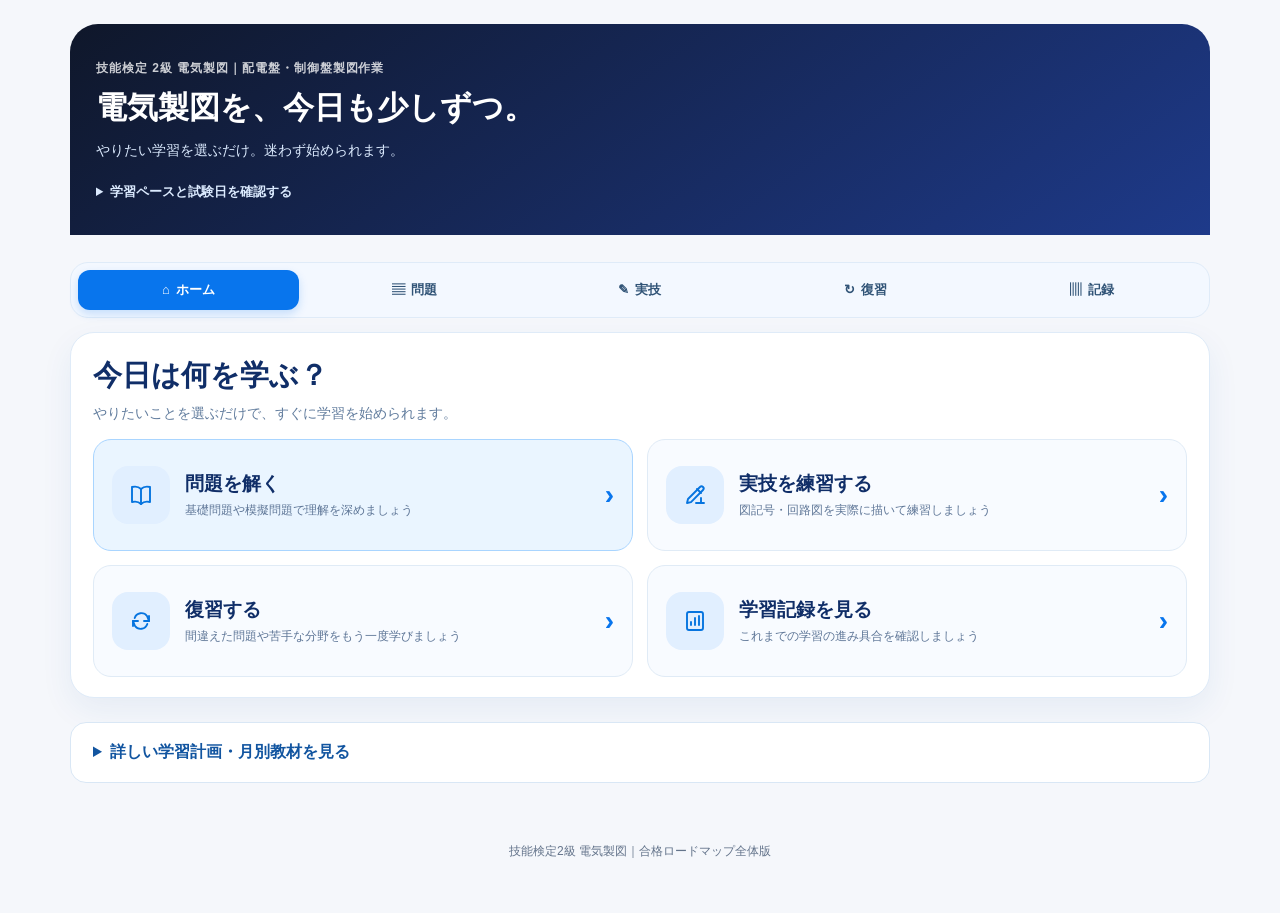
<file: index.html>
<!doctype html>
<html lang="ja">
<head>
<meta charset="utf-8">
<meta name="viewport" content="width=device-width, initial-scale=1, viewport-fit=cover">
<meta name="theme-color" content="#0f172a">
<title>技能検定2級 電気製図｜合格までの全体像</title>
<link rel="stylesheet" href="assets/css/index.css">





</head>
<body>
<div class="app">
<header class="hero">
  <div class="hero-inner"><div class="mobile-hero-brand"><svg class="" xmlns="http://www.w3.org/2000/svg" width="24" height="24" viewBox="0 0 24 24" fill="none" stroke="currentColor" stroke-width="1.9" stroke-linecap="round" stroke-linejoin="round" aria-hidden="true"><path d="M9 18h6m-5 3h4m-5-6a7 7 0 1 1 6 0c-1 1-1 2-1 3h-4c0-1 0-2-1-3z"/><path d="M12 1v1M3 9H2m20 0h-1M4 3l2 2m14-2-2 2"/></svg><span>電気製図学習</span></div>
    <div class="eyebrow">技能検定 2級 電気製図｜配電盤・制御盤製図作業</div>
    <h1>電気製図を、今日も少しずつ。</h1><p>やりたい学習を選ぶだけ。迷わず始められます。</p>
    
    <details class="schedule-details"><summary>学習ペースと試験日を確認する</summary><div class="hero-stats">
      <div class="stat"><b>平日 30分</b><span>短時間を継続</span></div>
      <div class="stat"><b>週末は実技</b><span>まとまった練習</span></div>
      <div class="stat"><div class="count-line"><b id="daysPractical">—日</b><span class="count-label">実技試験まで</span></div><span class="exam-date">2027年1月24日（日）</span></div>
      <div class="stat"><div class="count-line"><b id="daysWritten">—日</b><span class="count-label">学科試験まで</span></div><span class="exam-date">2027年2月7日（日）</span></div>
    </div>
  </details>
  </div>
</header>

<main><nav class="unified-nav" aria-label="学習メニュー"><a href="index.html" aria-current="page"><span aria-hidden="true">⌂</span><span>ホーム</span></a><a href="problems.html"><span aria-hidden="true">▤</span><span>問題</span></a><a href="practical.html"><span aria-hidden="true">✎</span><span>実技</span></a><a href="review.html"><span aria-hidden="true">↻</span><span>復習</span></a><a href="records.html"><span aria-hidden="true">▥</span><span>記録</span></a></nav>
<div class="mobile-intro"><span>学びたい内容を選んでください</span><p>少しずつ、できることを増やしていきましょう！</p></div>
<section class="card quick-start" aria-labelledby="quick-start-title">
<h2 id="quick-start-title">今日は何を学ぶ？</h2><p>やりたいことを選ぶだけで、すぐに学習を始められます。</p>
<div class="quick-start-grid">
<a href="problems.html"><span class="entry-symbol"><svg class="" xmlns="http://www.w3.org/2000/svg" width="24" height="24" viewBox="0 0 24 24" fill="none" stroke="currentColor" stroke-width="1.9" stroke-linecap="round" stroke-linejoin="round" aria-hidden="true"><path d="M12 6c-2-2-5-3-9-2v15c4-1 7 0 9 2 2-2 5-3 9-2V4c-4-1-7 0-9 2z"/><path d="M12 6v15"/></svg></span><span class="entry-copy"><strong>問題を解く</strong><small>基礎問題や模擬問題で理解を深めましょう</small></span><span class="entry-arrow" aria-hidden="true">›</span></a>
<a href="practical.html"><span class="entry-symbol"><svg class="" xmlns="http://www.w3.org/2000/svg" width="24" height="24" viewBox="0 0 24 24" fill="none" stroke="currentColor" stroke-width="1.9" stroke-linecap="round" stroke-linejoin="round" aria-hidden="true"><path d="m4 20 4-.9L20 7a2.1 2.1 0 0 0-3-3L5 16z"/><path d="m14 6 4 4M13 20h8M18 15v5"/></svg></span><span class="entry-copy"><strong>実技を練習する</strong><small>図記号・回路図を実際に描いて練習しましょう</small></span><span class="entry-arrow" aria-hidden="true">›</span></a>
<a href="review.html"><span class="entry-symbol"><svg class="" xmlns="http://www.w3.org/2000/svg" width="24" height="24" viewBox="0 0 24 24" fill="none" stroke="currentColor" stroke-width="1.9" stroke-linecap="round" stroke-linejoin="round" aria-hidden="true"><path d="M20 7v5h-5M4 17v-5h5"/><path d="M5.7 9A7 7 0 0 1 18 7l2 5M4 12l2 5a7 7 0 0 0 12.3-2"/></svg></span><span class="entry-copy"><strong>復習する</strong><small>間違えた問題や苦手な分野をもう一度学びましょう</small></span><span class="entry-arrow" aria-hidden="true">›</span></a>
<a href="records.html"><span class="entry-symbol"><svg class="" xmlns="http://www.w3.org/2000/svg" width="24" height="24" viewBox="0 0 24 24" fill="none" stroke="currentColor" stroke-width="1.9" stroke-linecap="round" stroke-linejoin="round" aria-hidden="true"><rect x="4" y="3" width="16" height="18" rx="2"/><path d="M8 16v-3m4 3V9m4 7V7"/></svg></span><span class="entry-copy"><strong>学習記録を見る</strong><small>これまでの学習の進み具合を確認しましょう</small></span><span class="entry-arrow" aria-hidden="true">›</span></a>
</div>
</section>
<details class="more-roadmap"><summary>詳しい学習計画・月別教材を見る</summary>
<section id="goal" class="section">
  <div class="overview-grid">
    <div class="card">
      <span class="badge">最終目標</span>
      <h2 class="final-goal-text" style="margin-top:8px">見たことある → 解けるに変える</h2>
    </div>
      </div>
</section>

<section class="section practical-first-reminder" aria-label="実技先行の学習方針">
  <div class="practical-first-heading"><span class="practical-priority-eyebrow">学習の優先順位</span><strong>実技試験が先。毎月、実技を忘れずに。</strong></div>
  <p>学科の基礎は実技の理解に欠かせません。「基礎を知る → 図を読む → 自分で描く」を毎月つなげます。各月の下に実技への専用リンクを置きました。</p>
</section>

<section id="roadmap" class="section card">
  <span class="badge">4段階の進め方</span>
  <div class="current-touch-hint">👇該当する月をタップ</div>

  <div class="month-grid">
    <div class="month-tile">
    <a class="month-card-link" href="october.html" aria-label="10月 基礎固めの学習ページを開く">
      <article class="month-card" data-month="10">
        <div class="phase">第1段階</div>
        <div class="month-num">10月</div>
        <div class="month-title">基礎固め</div>
        <div class="month-short">過去問の言葉が分かる状態へ</div>
        <div class="month-detail">
          <ul>
            <li>電気機器の名称</li>
            <li>電気用図記号</li>
            <li>主回路・制御回路</li>
            <li>展開接続図</li>
            <li>配電盤・制御盤の構造</li>
          </ul>
        </div>
      </article>
    </a>
    <a class="month-practical-link" href="october.html#bridge">10月の実技へ <span aria-hidden="true">→</span></a>
    </div>

    <div class="month-tile">
    <a class="month-card-link" href="november.html" aria-label="11月 過去問を理解の学習ページを開く">
    <article class="month-card" data-month="11">
      <div class="phase">第2段階</div>
      <div class="month-num">11月</div>
      <div class="month-title">過去問を理解</div>
      <div class="month-short">「なぜこの答えか」を理解する</div>
      <div class="month-detail">
        <ul>
          <li>過去問を教材として使う</li>
          <li>正解理由を説明する</li>
          <li>他の選択肢の違いも確認</li>
          <li>知らない言葉をその都度調べる</li>
          <li>実技は部分練習へ</li>
        </ul>
      </div>
    </article>
    </a>
    <a class="month-practical-link" href="november.html#bridge">11月の実技へ <span aria-hidden="true">→</span></a>
    </div>

    <div class="month-tile">
    <article class="month-card" tabindex="0" data-month="12">
      <div class="phase">第3段階</div>
      <div class="month-num">12月</div>
      <div class="month-title">得点力＋実技力</div>
      <div class="month-short">学科70〜75％以上＋完成練習</div>
      <div class="month-detail">
        <ul>
          <li>学科の正答率を安定させる</li>
          <li>部分練習から作業単位へ</li>
          <li>最後まで完成させる</li>
          <li>通し練習へ進む</li>
        </ul>
      </div>
    </article>
    <a class="month-practical-link" href="practical-study.html#final-assignment">12月の総合作図へ <span aria-hidden="true">→</span></a>
    </div>

    <div class="month-tile">
    <article class="month-card" tabindex="0" data-month="1">
      <div class="phase">第4段階</div>
      <div class="month-num">1月</div>
      <div class="month-title">本番対策</div>
      <div class="month-short">時間を計って最後まで完成</div>
      <div class="month-detail">
        <ul>
          <li>実技を最優先</li>
          <li>本番同様に時間を計る</li>
          <li>完成後に間違いを確認</li>
          <li>最終段階で5時間集中を経験</li>
          <li>実技後は学科に集中</li>
        </ul>
      </div>
    </article>
    <a class="month-practical-link" href="practical-study.html#examFocusV11">1月の時間・検図練習へ <span aria-hidden="true">→</span></a>
    </div>
  </div>

</section>

<section id="daily" class="section">
  <div class="strategy">
    <div class="card">
      <h2>平日＝学科を30分</h2>
      <div class="time-line">
        <div class="time-step"><div class="time-pill">10分</div><div><b>専門用語・図記号</b><div class="muted">名前・意味・図面での見え方を確認。</div></div></div>
        <div class="time-step"><div class="time-pill">15分</div><div><b>過去問を2〜5問</b><div class="muted">正解数より「理由が分かったか」を重視。</div></div></div>
        <div class="time-step"><div class="time-pill">5分</div><div><b>間違いだけ復習</b><div class="muted">新しい勉強を増やさず、その日の穴を埋める。</div></div></div>
      </div>
      <div class="embedded-section" style="margin-top:18px;padding-top:16px;border-top:1px solid var(--line)">
        <h2>学科の優先順位</h2>
        <p class="muted">最初から全部を同じ深さで覚えません。出題範囲の中でも、先に覚えるものを決めます。</p>
        <div class="priority-grid">
          <div class="priority a">
            <strong>優先順位A｜最重要</strong>
            <div class="small">電気用図記号／配電盤・制御盤の機器／主回路・制御回路／展開接続図／電動機／インバータ／遮断器・接触器・継電器</div>
          </div>
          <div class="priority b">
            <strong>優先順位B｜重要</strong>
            <div class="small">JIS製図／寸法記入／線の種類／尺度／投影法／電気の基礎／三相交流</div>
          </div>
          <div class="priority c">
            <strong>優先順位C｜後回し</strong>
            <div class="small">材料／磁気の細かい理論／その他の細かな規格</div>
          </div>
        </div>
      </div>
    </div>
    <div class="card">
      <h2>週末＝実技をまとめて</h2>
      <p class="muted">平日の30分だけで実技を完成させようとせず、土曜または日曜にまとまった製図時間を作ります。</p>
      <div class="goal">学科＝短時間を積み重ねる<br>実技＝週末にまとまって練習する</div>
      <div class="embedded-section" style="margin-top:18px;padding-top:16px;border-top:1px solid var(--line)">
        <h2>実技は段階的に強くする</h2>
        <div class="simple-flow">
          <div class="flow-box"><b>10月：図を読む</b></div>
          <div class="flow-box"><b>11月：部分を描く</b></div>
          <div class="flow-box"><b>12月：作業単位で完成</b></div>
        </div>
        <div class="simple-flow" style="margin-top:8px">
          <div class="flow-box"><b>1月：時間を計る</b></div>
          <div class="flow-box"><b>本番：最後まで完成</b></div>
          <div class="flow-box"><b>学科：実技後に集中</b></div>
        </div>
      </div>
    </div>
  </div>
</section>

<section class="section card">
  <div class="final-rule">過去問に出たことから理解する</div>
</section>

</details>
</main>
<div class="footer">技能検定2級 電気製図｜合格ロードマップ全体版</div>
</div>

<script>
// Android Chrome等で「データセーバー / 2G相当」を検出したら描画効果を減らす
const conn=navigator.connection||navigator.mozConnection||navigator.webkitConnection;
if(conn && (conn.saveData || /(^|-)2g$/.test(conn.effectiveType||""))){
  document.documentElement.classList.add("lite");
}
const cards=[...document.querySelectorAll(".month-card")];
const practicalLinks=[...document.querySelectorAll(".month-practical-link")];

function currentStudyMonth(){
  const d=new Date();
  const y=d.getFullYear(), m=d.getMonth()+1;
  if(y===2026 && [10,11,12].includes(m)) return m;
  if(y===2027 && (m===1 || (m===2 && d.getDate()<=7))) return 1;
  if(y<2026 || (y===2026 && m<10)) return 10;
  return 1;
}

function applyCurrentStage(){
  const cur=currentStudyMonth();
  const order=[10,11,12,1];
  const idx=order.indexOf(cur);
  cards.forEach((card,i)=>{
    const isCurrent=Number(card.dataset.month)===cur;
    card.classList.toggle("current",isCurrent);
    card.classList.toggle("past",i<idx);
    card.classList.toggle("future",i>idx);

    const tile=card.closest(".month-tile");
    const practicalLink=tile ? tile.querySelector(".month-practical-link") : null;
    if(practicalLink){
      practicalLink.classList.toggle("current-stage",isCurrent);
    }
  });
}
applyCurrentStage();

cards.forEach(card=>{
  card.addEventListener("click",()=>{
    if(card.closest("a")) return;
    if(matchMedia("(hover: none)").matches){
      const wasOpen=card.classList.contains("open");
      cards.forEach(c=>c.classList.remove("open"));
      if(!wasOpen) card.classList.add("open");
    }
  });
  card.addEventListener("keydown",e=>{
    if(e.key==="Enter" || e.key===" "){
      e.preventDefault();
      card.classList.toggle("open");
    }
  });
});

function daysUntil(y,m,d){
  const now=new Date();
  const today=new Date(now.getFullYear(),now.getMonth(),now.getDate());
  const target=new Date(y,m-1,d);
  return Math.max(0,Math.ceil((target-today)/86400000));
}
function updateExamCountdown(){
  document.getElementById("daysPractical").textContent=daysUntil(2027,1,24)+"日";
  document.getElementById("daysWritten").textContent=daysUntil(2027,2,7)+"日";
}

// ページを開いた時に更新し、そのまま開き続けた場合も日付変更を反映
updateExamCountdown();
let countdownTimer=setInterval(updateExamCountdown, 5 * 60 * 1000);
document.addEventListener("visibilitychange",()=>{
  if(document.hidden){clearInterval(countdownTimer);countdownTimer=null;}
  else{updateExamCountdown();if(!countdownTimer)countdownTimer=setInterval(updateExamCountdown,5*60*1000);}
});
</script>
<nav class="mobile-bottom-nav" aria-label="スマートフォン用学習メニュー"><a href="index.html" aria-current="page"><svg class="" xmlns="http://www.w3.org/2000/svg" width="24" height="24" viewBox="0 0 24 24" fill="none" stroke="currentColor" stroke-width="1.9" stroke-linecap="round" stroke-linejoin="round" aria-hidden="true"><path d="m3 10 9-7 9 7v10a1 1 0 0 1-1 1h-5v-7H9v7H4a1 1 0 0 1-1-1z"/></svg><span>ホーム</span></a><a href="problems.html"><svg class="" xmlns="http://www.w3.org/2000/svg" width="24" height="24" viewBox="0 0 24 24" fill="none" stroke="currentColor" stroke-width="1.9" stroke-linecap="round" stroke-linejoin="round" aria-hidden="true"><path d="M12 6c-2-2-5-3-9-2v15c4-1 7 0 9 2 2-2 5-3 9-2V4c-4-1-7 0-9 2z"/><path d="M12 6v15"/></svg><span>問題</span></a><a href="practical.html"><svg class="" xmlns="http://www.w3.org/2000/svg" width="24" height="24" viewBox="0 0 24 24" fill="none" stroke="currentColor" stroke-width="1.9" stroke-linecap="round" stroke-linejoin="round" aria-hidden="true"><path d="m4 20 4-.9L20 7a2.1 2.1 0 0 0-3-3L5 16z"/><path d="m14 6 4 4M13 20h8M18 15v5"/></svg><span>実技</span></a><a href="review.html"><svg class="" xmlns="http://www.w3.org/2000/svg" width="24" height="24" viewBox="0 0 24 24" fill="none" stroke="currentColor" stroke-width="1.9" stroke-linecap="round" stroke-linejoin="round" aria-hidden="true"><path d="M20 7v5h-5M4 17v-5h5"/><path d="M5.7 9A7 7 0 0 1 18 7l2 5M4 12l2 5a7 7 0 0 0 12.3-2"/></svg><span>復習</span></a><a href="records.html"><svg class="" xmlns="http://www.w3.org/2000/svg" width="24" height="24" viewBox="0 0 24 24" fill="none" stroke="currentColor" stroke-width="1.9" stroke-linecap="round" stroke-linejoin="round" aria-hidden="true"><rect x="4" y="3" width="16" height="18" rx="2"/><path d="M8 16v-3m4 3V9m4 7V7"/></svg><span>記録</span></a></nav>
<script src="assets/js/common.js" defer></script>
</body>
</html>
</file>
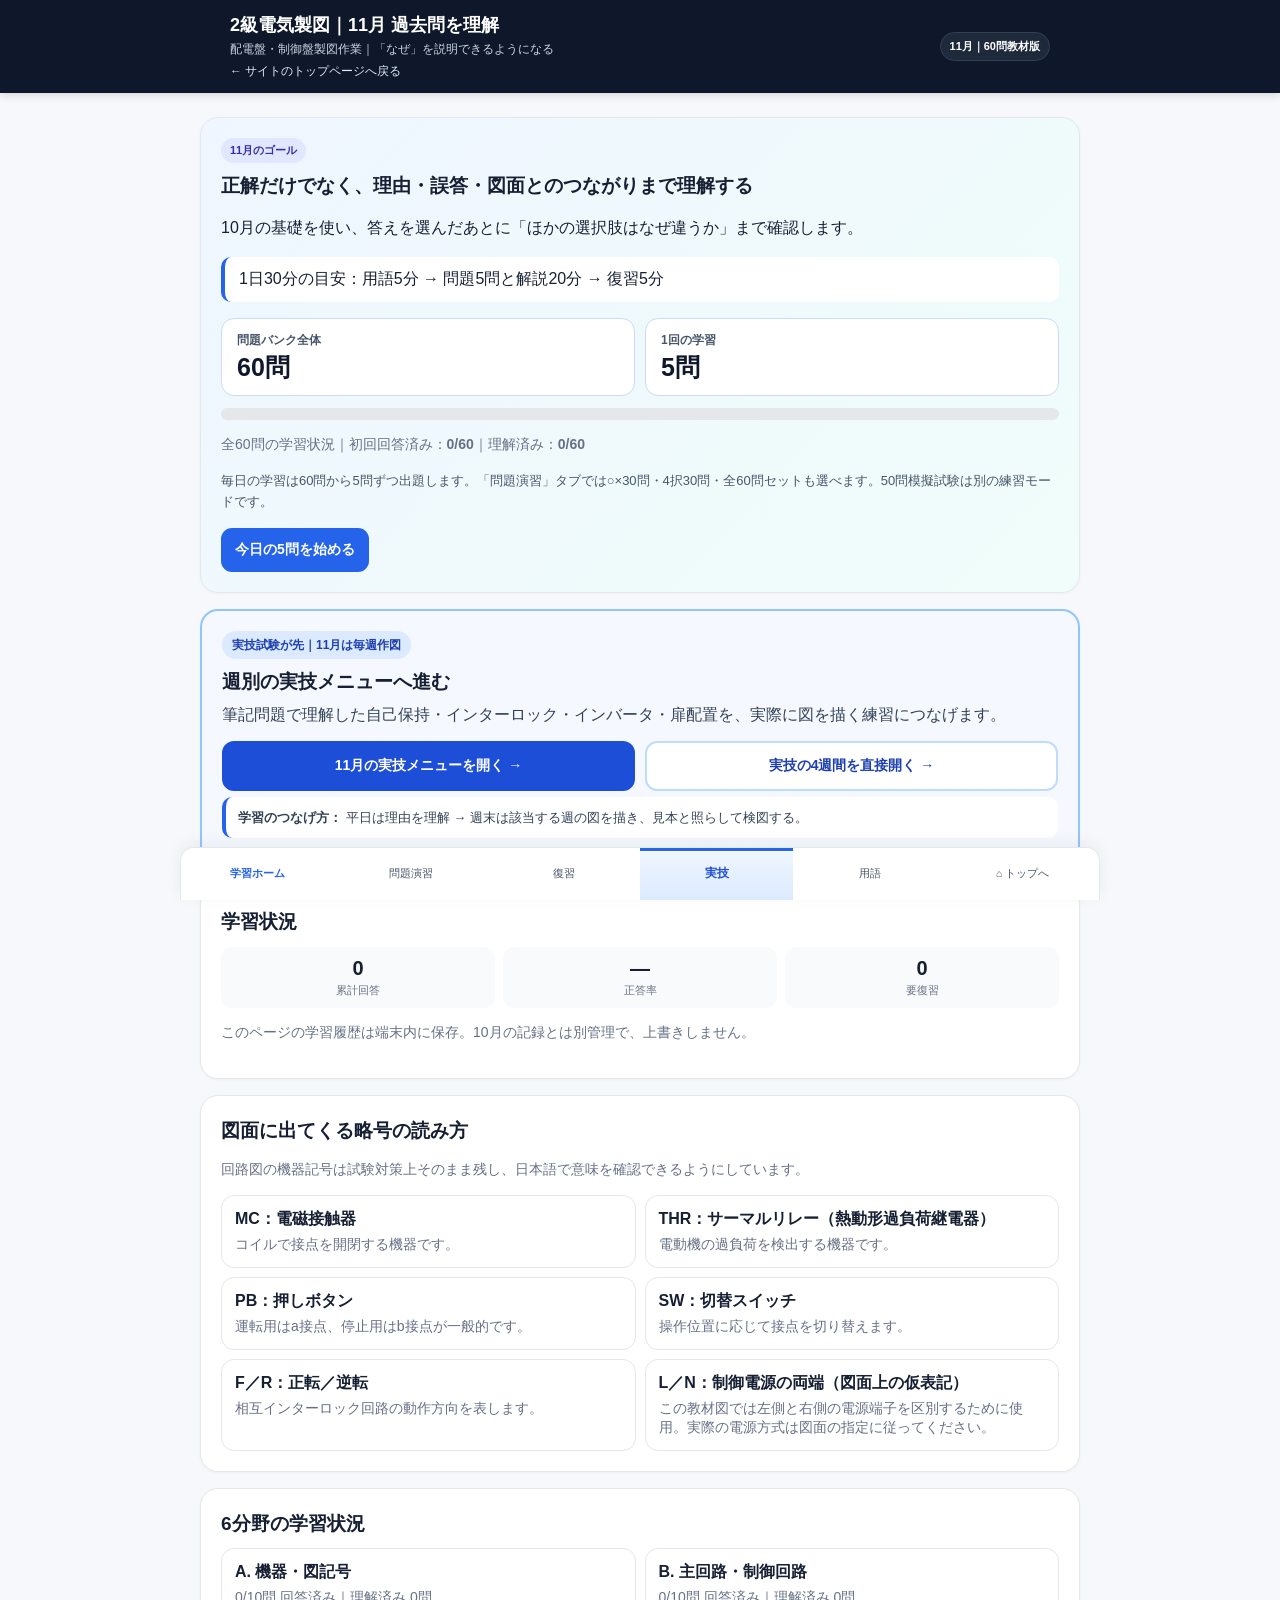
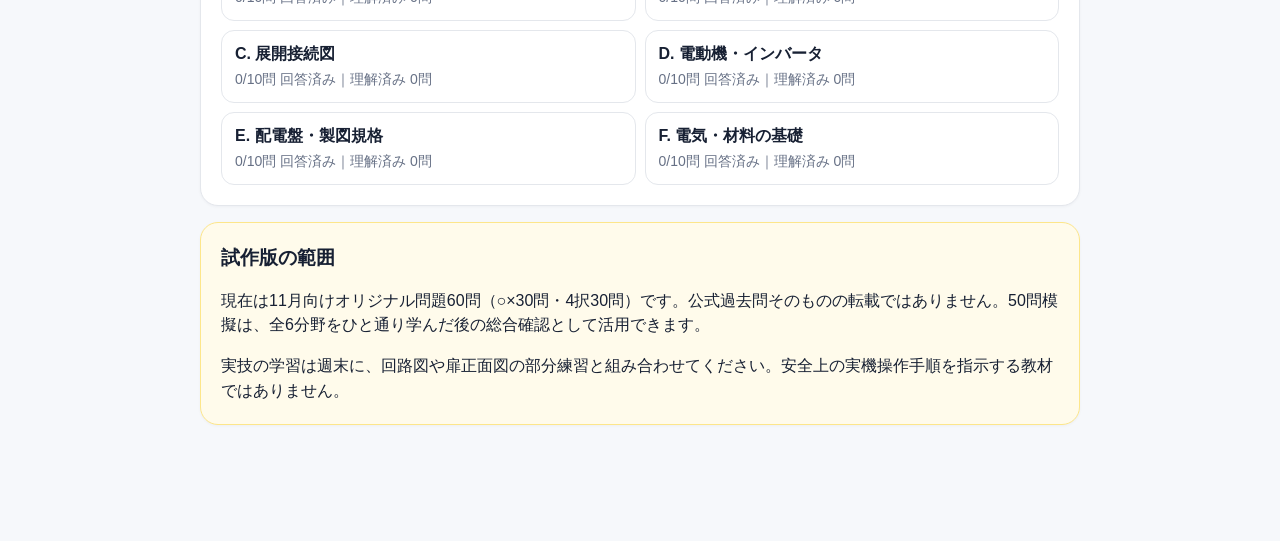
<file: november.html>
<!DOCTYPE html>

<html lang="ja">
<head>
<meta charset="utf-8"/>
<meta content="width=device-width, initial-scale=1, viewport-fit=cover" name="viewport"/>
<meta content="#0f172a" name="theme-color"/>
<meta content="技能検定2級電気製図・11月版：60問、重要用語15語、実技の部分練習3テーマを収録。正解理由・誤答理由・実技との関連を学ぶ。" name="description"/>
<title>2級電気製図｜11月 過去問を理解（60問教材版）</title>
<link rel="stylesheet" href="assets/css/november.css">





</head>
<body class="stage7-exam">
<header>
<div class="head-inner">
<div><h1>2級電気製図｜11月 過去問を理解</h1><p>配電盤・制御盤製図作業｜「なぜ」を説明できるようになる</p><a class="go-home" href="index.html">← サイトのトップページへ戻る</a></div>
<div class="header-chip">11月｜60問教材版</div>
</div>
</header>
<main>
<section class="active" id="home">
<div class="card nov-hero">
<span class="badge">11月のゴール</span>
<h2 style="margin-top:8px">正解だけでなく、理由・誤答・図面とのつながりまで理解する</h2>
<p>10月の基礎を使い、答えを選んだあとに「ほかの選択肢はなぜ違うか」まで確認します。</p>
<div class="nov-goal">1日30分の目安：用語5分 → 問題5問と解説20分 → 復習5分</div>
<div class="bank-counts" aria-label="11月の問題数"><div class="bank-count"><span>問題バンク全体</span><strong>60問</strong></div><div class="bank-count"><span>1回の学習</span><strong>5問</strong></div></div>
<div aria-label="回答済み問題の割合" class="progressbar"><div id="progressFill"></div></div>
<p class="small">全60問の学習状況｜初回回答済み：<b id="progressText">0/60</b>｜理解済み：<b id="masterText">0/60</b></p>
<p class="bank-guide">毎日の学習は60問から5問ずつ出題します。「問題演習」タブでは○×30問・4択30問・全60問セットも選べます。50問模擬試験は別の練習モードです。</p>
<button class="btn btn-primary" id="dailyStart" type="button">今日の5問を始める</button>
</div>
<div class="card practical-priority-card" aria-labelledby="nov-practical-priority-heading">
<span class="practical-priority-eyebrow">実技試験が先｜11月は毎週作図</span>
<h2 id="nov-practical-priority-heading">週別の実技メニューへ進む</h2>
<p>筆記問題で理解した自己保持・インターロック・インバータ・扉配置を、実際に図を描く練習につなげます。</p>
<div class="practical-priority-links">
<button type="button" class="practical-priority-main" data-tab="bridge">11月の実技メニューを開く →</button>
<a class="practical-priority-secondary" href="practical-study.html#weekly">実技の4週間を直接開く →</a>
</div>
<p class="practical-priority-habit"><b>学習のつなげ方：</b> 平日は理由を理解 → 週末は該当する週の図を描き、見本と照らして検図する。</p>
</div>
<div class="card">
<h2>学習状況</h2>
<div class="statgrid">
<div class="stat"><strong id="statAnswered">0</strong><span>累計回答</span></div>
<div class="stat"><strong id="statRate">—</strong><span>正答率</span></div>
<div class="stat"><strong id="statReview">0</strong><span>要復習</span></div>
</div>
<p class="small">このページの学習履歴は端末内に保存。10月の記録とは別管理で、上書きしません。</p>
</div>
<div class="card" id="diagramJapaneseLegend"><h2>図面に出てくる略号の読み方</h2><p class="small">回路図の機器記号は試験対策上そのまま残し、日本語で意味を確認できるようにしています。</p><div class="grid"><div class="topic"><b>MC：電磁接触器</b><span class="small">コイルで接点を開閉する機器です。</span></div><div class="topic"><b>THR：サーマルリレー（熱動形過負荷継電器）</b><span class="small">電動機の過負荷を検出する機器です。</span></div><div class="topic"><b>PB：押しボタン</b><span class="small">運転用はa接点、停止用はb接点が一般的です。</span></div><div class="topic"><b>SW：切替スイッチ</b><span class="small">操作位置に応じて接点を切り替えます。</span></div><div class="topic"><b>F／R：正転／逆転</b><span class="small">相互インターロック回路の動作方向を表します。</span></div><div class="topic"><b>L／N：制御電源の両端（図面上の仮表記）</b><span class="small">この教材図では左側と右側の電源端子を区別するために使用。実際の電源方式は図面の指定に従ってください。</span></div></div></div>


<div class="card"><h2>6分野の学習状況</h2><div class="grid" id="domainProgress"></div></div>
<div class="card notice"><h2>試作版の範囲</h2><p>現在は11月向けオリジナル問題60問（○×30問・4択30問）です。公式過去問そのものの転載ではありません。50問模擬は、全6分野をひと通り学んだ後の総合確認として活用できます。</p><p style="margin-bottom:0">実技の学習は週末に、回路図や扉正面図の部分練習と組み合わせてください。安全上の実機操作手順を指示する教材ではありません。</p></div>
</section>
<section id="practice">
<div class="card">
<span class="badge green">問題演習</span><h2 style="margin-top:8px">練習方法を選ぶ</h2>
<div class="mode-grid">
<div class="mode"><span class="badge">基礎確認</span><h3>○×ドリル</h3><p class="small">30問。用語・考え方を判断します。</p><button class="btn btn-soft" data-start="tf">○×30問を解く</button></div>
<div class="mode"><span class="badge green">理由まで理解</span><h3>4択ドリル</h3><p class="small">30問。誤答の理由まで確認します。</p><button class="btn btn-green" data-start="mcq">4択30問を解く</button></div>
<div class="mode"><span class="badge purple">全範囲</span><h3>11月の60問セット</h3><p class="small">全6分野・初級から応用まで。</p><button class="btn btn-purple" data-start="all">全60問に挑戦</button></div>
<div class="mode"><span class="badge amber">弱点</span><h3>要復習ドリル</h3><p class="small">不正解・理解が曖昧・未理解の問題。</p><button class="btn btn-red" data-start="review">復習する</button></div>
</div>
</div>
<div class="card">
<span class="badge purple">分野別・難易度別</span><h2 style="margin-top:8px">目的を決めて解く</h2>
<div class="formrow"><label for="domainSelect">分野</label><select id="domainSelect"></select></div>
<div class="formrow"><label for="levelSelect">難易度</label><select id="levelSelect"><option value="all">すべて</option><option value="1">初級</option><option value="2">標準</option><option value="3">応用</option></select></div>
<p class="small" id="filterCount" role="status"></p>
<button class="btn btn-dark" id="filteredStart">選んだ条件で練習</button>
</div>
<div class="card"><span class="badge purple">模擬学科</span><h2 style="margin-top:8px">50問 模擬学科試験</h2><p class="small">○×25問＋4択25問。100分の学習用タイマーで本番に近い通し練習。試験中は正誤と解説を表示せず、終了後に分野別分析と復習ができます。</p><p class="small">※本試験の公式問題・配点・出題比率を再現したものではありません。制限時間100分は本サイトの練習設定です。</p><button class="btn btn-primary" id="openMock" type="button">模擬試験へ進む</button></div>
</section>
<section id="mock">
<div class="card"><span class="badge purple">50問 模擬学科</span><h2 style="margin-top:8px">時間を意識して解く</h2>
<p class="small">25問の○×に続いて25問の4択を出題。開始後100分で自動採点します。途中回答はこの端末内に自動保存します。選択した回答は終了まで変更可能です。</p>
<div aria-live="polite" id="mockApp"></div>
</div>
</section>
<section id="quiz">
<div class="card"><p class="quiz-stage-note">問題文を読んで、答えを選んでください。回答後に解説を確認できます。</p>
    <div id="quizBox" aria-live="polite" aria-atomic="false"></div><div class="btn-row" id="quizButtons" style="margin-top:14px"></div></div>
</section>
<section id="review">
<div class="card"><h2>要復習の問題</h2><p class="small">不正解、または解説後に「曖昧・未理解」と判断した問題が対象です。</p><div id="reviewBox"></div><div class="list-actions"><button class="btn btn-primary" id="reviewStart">要復習を解く</button><button class="btn btn-red" id="clearReview">要復習だけ解除</button></div></div>
<div class="card"><h2>学習記録の管理</h2><p class="small">11月の学習履歴のみ初期化します。10月の保存データには触れません。</p><button class="btn btn-red" id="clearAll">11月の履歴をリセット</button></div>
</section>
<section id="bridge"><div class="card" id="nov-practical-weeks" style="border:2px solid #93c5fd;background:#f8fbff"><span class="badge">11月の実技</span><h2 style="margin-top:8px">下段の「実技」から、週別の実技問題へ進みます</h2><p class="practical-guide-note" style="margin:10px 0 12px"><b>おすすめ：</b>迷ったら第1週から順に進めてください。急ぎのときは、今つまずいている項目のカードを1つ選ぶだけでも大丈夫です。</p><p>11月の実技学習はこちらから進めます。第1週から「読む → 動作を考える → 白紙に描く → 解答で検図」を実施してください。各リンクは実技専用ページの対応教材へ移動します。</p><div class="practical-anchor-links" aria-label="11月 実技の入口"><a href="practical-study.html#week1">第1週</a><a href="practical-study.html#week2">第2週</a><a href="practical-study.html#week3">第3週</a><a href="practical-study.html#week4">第4週</a><a href="practical-study.html#final-assignment">総合課題</a><a href="practical-study.html#examFocusV11">実技力診断</a></div><div class="practical-overview-grid">
<article class="practical-overview-card"><div class="practical-overview-head"><span class="step-chip">第1週</span><span class="goal-chip">基礎確認</span></div><h3>図記号と通電経路</h3><p class="small">a接点・b接点、コイル、主回路／制御回路を読み分けます。</p><ul class="practical-points"><li>図記号</li><li>接点追跡</li><li>誤配線発見</li></ul><p class="practical-meta">こんな時に選ぶ：接点の読み方や、通電の流れがまだ曖昧なとき</p><div class="practical-action"><a class="btn btn-soft" href="practical-study.html#week1">第1週の実技を開く</a></div></article>
<article class="practical-overview-card"><div class="practical-overview-head"><span class="step-chip">第2週</span><span class="goal-chip">動作理解</span></div><h3>自己保持と相互インターロック</h3><p class="small">既存の4段階図解を使い、起動・停止・逆転禁止を確認します。</p><ul class="practical-points"><li>自己保持</li><li>インターロック</li><li>正転・逆転</li></ul><p class="practical-meta">こんな時に選ぶ：回路がなぜ保持されるか、なぜ同時動作しないかを説明したいとき</p><div class="practical-action"><a class="btn btn-soft" href="practical-study.html#week2">第2週の実技を開く</a></div></article>
<article class="practical-overview-card"><div class="practical-overview-head"><span class="step-chip">第3週</span><span class="goal-chip">作図強化</span></div><h3>CWD方式・インバータ改造</h3><p class="small">改造前後の比較図、図記号付きSVG見本、改造前後の比較と検図に挑戦します。</p><ul class="practical-points"><li>CWD方式</li><li>改造前後比較</li><li>検図</li></ul><p class="practical-meta">こんな時に選ぶ：11月の中心課題である展開接続図を重点的に進めたいとき</p><div class="practical-action"><a class="btn btn-soft" href="practical-study.html#week3">第3週の実技を開く</a></div></article>
<article class="practical-overview-card"><div class="practical-overview-head"><span class="step-chip">第4週</span><span class="goal-chip">扉正面図</span></div><h3>扉正面図・総合確認</h3><p class="small">外形、中心線、機器配置、寸法を照合し、寸法演習と詳細見本でも確認します。</p><ul class="practical-points"><li>外形</li><li>機器配置</li><li>寸法記入</li></ul><p class="practical-meta">こんな時に選ぶ：扉正面図の配置や寸法で迷いやすいとき</p><div class="practical-action"><a class="btn btn-soft" href="practical-study.html#week4">第4週の実技を開く</a></div></article>
<article class="practical-overview-card"><div class="practical-overview-head"><span class="step-chip">総合</span><span class="goal-chip">本番想定</span></div><h3>総合実技課題</h3><p class="small">ポンプ改造と扉正面図を、一連の課題として作図・検図します。</p><ul class="practical-points"><li>総合作図</li><li>検図</li><li>仕上げ確認</li></ul><p class="practical-meta">こんな時に選ぶ：週別学習を終えて、本番に近い流れで確認したいとき</p><div class="practical-action"><a class="btn btn-soft" href="practical-study.html#final-assignment">総合実技課題を開く</a></div></article>
<article class="practical-overview-card"><div class="practical-overview-head"><span class="step-chip">診断</span><span class="goal-chip">弱点発見</span></div><h3>回路図検図・実技力診断</h3><p class="small">CWD寄り参考図、回路図監査、時間付き作図、100点満点の独自自己採点と弱点復習を確認します。</p><ul class="practical-points"><li>検図</li><li>時間計測</li><li>自己採点</li></ul><p class="practical-meta">こんな時に選ぶ：今の実力と弱点をまとめて確認したいとき</p><div class="practical-action"><a class="btn btn-soft" href="practical-study.html#examFocusV11">回路図検図・実技力診断を開く</a></div></article></div><div class="practical-guide-note">おすすめの進め方：第1週 → 第2週 → 第3週 → 第4週 → 総合実技課題 → 実技力診断 の順です。時間がない日は「今つまずいている項目」のカードだけ選んでも大丈夫です。</div></div>
<div aria-hidden="true" hidden="" id="practicalList"></div>
</section>
<section id="glossary">
<div class="card"><span class="badge">その場で調べる</span><h2 style="margin-top:8px">11月の重要用語15語</h2>
<p class="small">知らない用語はここで検索できます。問題の解説内にも関連用語の簡単な説明が表示されます。</p><p class="small">略号は「MC＝電磁接触器」「CT＝計器用変流器」「MCCB＝配線用遮断器」「THR＝サーマルリレー」のように日本語名とセットで覚えましょう。</p>
<label class="searchlabel" for="termSearch">用語を検索</label><input autocomplete="off" class="search" id="termSearch" placeholder="例：MC、自己保持、扉正面図" type="search"/>
<p class="small" id="termCount" role="status"></p><div id="termList"></div></div>
</section>
</main>
<nav aria-label="11月の学習メニュー">
<button class="active" data-tab="home">学習ホーム</button><button data-tab="practice">問題演習</button><button data-tab="review">復習</button><button class="nav-practical" data-tab="bridge" aria-label="実技"><span class="nav-main">実技</span></button><button data-tab="glossary">用語</button><a aria-label="サイトのトップページへ戻る" class="nav-overview" href="index.html">⌂ トップへ</a>
</nav>
<div aria-live="polite" class="toast" id="toast" role="status"></div>
<script id="questionBank" type="application/json">{"schemaVersion":"1.1.0-expanded","title":"技能検定2級 電気製図 11月理解問題60問","description":"11月版の独自教材60問。過去問そのものの転載ではありません。","basedOn":"https://licencekeiko.netlify.app/","counts":{"total":60,"true_false":30,"choice4":30,"easy":15,"standard":30,"applied":15},"questions":[{"id":"NOV-A-001","month":"2026-11","domain":"A","domainLabel":"機器・図記号","difficulty":1,"difficultyLabel":"初級","type":"true_false","question":"計器用変流器（CT）は、主回路の電流を計器や保護継電器で扱いやすい二次電流に変成するために用いられる。","options":["正しい","誤り"],"answerIndex":0,"explanation":{"correctReason":"CTは主回路の大きな電流を、電流計や保護継電器に適した二次電流に変成する計器用機器である。","incorrectOptions":{"1":"「誤り」ではない。CTは電流計測・保護用の計器用変流器であり、VT（計器用変圧器）のように電圧を変成する装置ではない。"},"practicalLink":"主回路図・単線接続図でCTの設置箇所と、電流計・保護継電器につながる計測回路を確認する。","keyPoint":"CT＝電流を計測・保護用の二次電流に変える。"},"sources":[{"title":"厚生労働省：2級電気製図技能検定試験の試験科目及びその範囲（令和2年2月）","url":"https://www.mhlw.go.jp/content/11800000/001168013.pdf","type":"official_scope"},{"title":"三菱電機FA：変流器の構造と動作","url":"https://www.mitsubishielectric.co.jp/fa/ssl/learn/el/eln/course/fa_0220/cha_2/02020004.html","type":"manufacturer_technical"},{"title":"JAVADA：令和8年度（後期）実技試験問題の概要（B62 電気製図）","url":"https://www.javada.or.jp/jigyou/gino/giken/pdf/R08_kouki_jitsugi1.pdf","type":"official_practical_overview"}],"authoring":{"origin":"original","isOfficialPastQuestion":false,"reviewStatus":"content_reviewed_2026_10_26","notes":""},"diagramId":null},{"id":"NOV-A-002","month":"2026-11","domain":"A","domainLabel":"機器・図記号","difficulty":2,"difficultyLabel":"標準","type":"choice4","question":"一次側に電流が流れている計器用変流器（CT）の二次側について、最も適切な説明はどれか。","options":["測定器を外したら、二次側は開放したままにする。","二次側を開放すると、高電圧が生じるおそれがある。","計測中も二次側を常に短絡したままにする。","一次側に電流が流れていても、二次側の開放は安全である。"],"answerIndex":1,"explanation":{"correctReason":"一次側に電流が流れるCTで二次側を開放すると、二次側に危険な高電圧が発生し、感電や絶縁破壊につながるおそれがある。","incorrectOptions":{"0":"測定器を取り外す際に二次側を開放したままにするのは危険。適切な停止・短絡措置など所定の手順が必要。","2":"二次側を常時短絡すると計測器に必要な電流が流れず、通常の計測ができない。短絡は保守時等の適切な条件・手順で行う。","3":"一次電流が流れているときの二次側開放こそ危険となるため、誤り。"},"practicalLink":"CTを含む計測回路を図面で追う際は、二次側の接続が途切れていないか、保守用短絡端子などがどう扱われるかを確認する。","keyPoint":"CT二次側は一次通電中に開放しない。"},"sources":[{"title":"厚生労働省：2級電気製図技能検定試験の試験科目及びその範囲（令和2年2月）","url":"https://www.mhlw.go.jp/content/11800000/001168013.pdf","type":"official_scope"},{"title":"富士電機テクニカ：計器用変流器(CT)の二次側をオープンにすると何故いけないのですか？","url":"https://www.fujielectric.co.jp/technica/products/instrument-transformers/faq/instrument-transformers/03.html","type":"manufacturer_technical"},{"title":"JAVADA：令和8年度（後期）実技試験問題の概要（B62 電気製図）","url":"https://www.javada.or.jp/jigyou/gino/giken/pdf/R08_kouki_jitsugi1.pdf","type":"official_practical_overview"}],"authoring":{"origin":"original","isOfficialPastQuestion":false,"reviewStatus":"content_reviewed_2026_10_26","notes":"安全上の注意：実機の操作手順を示す教材ではない。保守作業は資格・手順に従う。"},"diagramId":null},{"id":"NOV-A-003","month":"2026-11","domain":"A","domainLabel":"機器・図記号","difficulty":1,"difficultyLabel":"初級","type":"true_false","question":"電磁接触器（MC）の補助a接点は、コイルが励磁されると閉じる接点であり、自己保持回路に用いられることが多い。","options":["正しい","誤り"],"answerIndex":0,"explanation":{"correctReason":"補助a接点は機器が動作すると閉じる接点であり、運転押しボタンと並列に入れて自己保持に使われることが多い。","incorrectOptions":{"1":"「誤り」ではない。自己保持回路では、MCコイルが励磁したときに閉じる補助a接点を用いるのが基本である。"},"practicalLink":"展開接続図で、MCコイルと同じ記号の補助a接点がどこに入っているかを探す練習につながる。","keyPoint":"補助a接点＝動作時に閉、自己保持でよく使う。"},"sources":[{"title":"厚生労働省：2級電気製図技能検定試験の試験科目及びその範囲","url":"https://www.mhlw.go.jp/content/11800000/001168013.pdf","type":"official_scope"},{"title":"JAVADA：令和8年度（後期）実技試験問題の概要（B62 電気製図）","url":"https://www.javada.or.jp/jigyou/gino/giken/pdf/R08_kouki_jitsugi1.pdf","type":"official_practical_overview"}],"authoring":{"origin":"original","isOfficialPastQuestion":false,"reviewStatus":"content_reviewed_2026_10_26","notes":""},"diagramId":null},{"id":"NOV-A-004","month":"2026-11","domain":"A","domainLabel":"機器・図記号","difficulty":2,"difficultyLabel":"標準","type":"choice4","question":"サーマルリレー（THR）の主な役割として最も適切なものはどれか。","options":["電動機の過負荷を検出し、制御回路側で停止させる","短絡電流を主回路で直接遮断する","回転速度を連続的に変化させる","計器用に電圧を変成する"],"answerIndex":0,"explanation":{"correctReason":"サーマルリレーは電動機の過負荷による電流・発熱を検知し、通常は補助接点を介して接触器のコイルを切り、運転を停止させる。短絡電流を直接遮断する機器ではない。","incorrectOptions":{"1":"短絡保護の主役はMCCBやヒューズなどであり、THRではない。","2":"速度制御を行うのは主にインバータである。","3":"電圧を変成する機器はVT（計器用変圧器）である。"},"practicalLink":"制御回路の停止条件の列で、THRのb接点が直列に入る理由を説明できるようにする。","keyPoint":"THR＝過負荷保護。短絡保護や速度制御ではない。"},"sources":[{"title":"厚生労働省：2級電気製図技能検定試験の試験科目及びその範囲","url":"https://www.mhlw.go.jp/content/11800000/001168013.pdf","type":"official_scope"},{"title":"JAVADA：令和8年度（後期）実技試験問題の概要（B62 電気製図）","url":"https://www.javada.or.jp/jigyou/gino/giken/pdf/R08_kouki_jitsugi1.pdf","type":"official_practical_overview"}],"authoring":{"origin":"original","isOfficialPastQuestion":false,"reviewStatus":"content_reviewed_2026_10_26","notes":""},"diagramId":null},{"id":"NOV-A-005","month":"2026-11","domain":"A","domainLabel":"機器・図記号","difficulty":2,"difficultyLabel":"標準","type":"true_false","question":"一般的な制御回路のb接点は、操作前（非動作）の通常状態で閉じ、操作・動作すると開く接点である。","options":["正しい","誤り"],"answerIndex":0,"explanation":{"correctReason":"b接点は通常閉（NC）であり、コイルの励磁や操作により動作すると開く。","incorrectOptions":{"1":"「誤り」ではない。通常状態での接点状態を基準に、a接点とb接点を区別する。"},"practicalLink":"停止ボタンや異常停止条件でb接点が使われる理由を理解する基礎になる。","keyPoint":"b接点＝通常閉、動作で開。"},"sources":[{"title":"厚生労働省：2級電気製図技能検定試験の試験科目及びその範囲","url":"https://www.mhlw.go.jp/content/11800000/001168013.pdf","type":"official_scope"}],"authoring":{"origin":"original","isOfficialPastQuestion":false,"reviewStatus":"content_reviewed_2026_10_26","notes":""},"diagramId":null},{"id":"NOV-A-006","month":"2026-11","domain":"A","domainLabel":"機器・図記号","difficulty":3,"difficultyLabel":"応用","type":"choice4","question":"制御回路図で「停止押しボタン」「過負荷保護接点」「MCコイル」が直列に描かれている。停止押しボタンに最も適切な接点種別はどれか。","options":["通常時は開いており、押すと閉じるa接点","通常時は閉じており、押すと開くb接点","動作したときだけ閉じるMC補助a接点","常時導通した配線（接点なし）"],"answerIndex":1,"explanation":{"correctReason":"停止押しボタンは、通常時に通電経路を維持し、押したときに開いてMCコイルへの給電を切る必要があるため、b接点を選ぶ。","incorrectOptions":{"0":"a接点は通常時に開いているため、通常の停止回路ではMCコイルの通電経路を維持できない。","2":"MC補助a接点は自己保持などに用いる。停止押しボタンの接点としては適切でない。","3":"接点なしでは停止操作によって回路を遮断できない。"},"practicalLink":"押しボタンの役割から接点を逆算する練習は、展開接続図の読み取りに直結する。","keyPoint":"停止押しボタン＝通常閉で押すと開くb接点。"},"sources":[{"title":"厚生労働省：2級電気製図技能検定試験の試験科目及びその範囲","url":"https://www.mhlw.go.jp/content/11800000/001168013.pdf","type":"official_scope"},{"title":"JAVADA：令和8年度（後期）実技試験問題の概要（B62 電気製図）","url":"https://www.javada.or.jp/jigyou/gino/giken/pdf/R08_kouki_jitsugi1.pdf","type":"official_practical_overview"}],"authoring":{"origin":"original","isOfficialPastQuestion":false,"reviewStatus":"content_reviewed_2026_10_26","notes":"切換接点b側と停止用b接点が重複する旧選択肢を明確化した。"},"diagramId":null},{"id":"NOV-A-007","month":"2026-11","domain":"A","domainLabel":"機器・図記号","difficulty":1,"difficultyLabel":"初級","type":"true_false","question":"一般に、補助a接点は機器が無励磁の通常状態では開いており、機器が動作すると閉じる。","options":["正しい","誤り"],"answerIndex":0,"explanation":{"correctReason":"補助a接点はNO（常開）接点であり、機器やコイルが動作すると閉じる。自己保持や信号取り出しによく用いられる。","incorrectOptions":{"1":"「誤り」ではない。a接点は通常開で、動作時に閉じるのが基本である。"},"practicalLink":"接点記号を読むときは、通常状態と動作後の変化を区別して考える。MCの補助a接点が自己保持に使われる場面を回路図で確認する。","keyPoint":"a接点＝通常開、動作で閉。"},"sources":[{"title":"厚生労働省：2級電気製図技能検定試験の試験科目及びその範囲（令和2年2月）","url":"https://www.mhlw.go.jp/content/11800000/001168013.pdf","type":"official_scope"},{"title":"三菱電機FA：変流器の構造と動作","url":"https://www.mitsubishielectric.co.jp/fa/ssl/learn/el/eln/course/fa_0220/cha_2/02020004.html","type":"manufacturer_technical"},{"title":"JAVADA：令和8年度（後期）実技試験問題の概要（B62 電気製図）","url":"https://www.javada.or.jp/jigyou/gino/giken/pdf/R08_kouki_jitsugi1.pdf","type":"official_practical_overview"}],"authoring":{"origin":"original","isOfficialPastQuestion":false,"reviewStatus":"expanded_reviewed_2026_10_26","notes":""},"diagramId":null},{"id":"NOV-A-008","month":"2026-11","domain":"A","domainLabel":"機器・図記号","difficulty":2,"difficultyLabel":"標準","type":"choice4","question":"MCCB（配線用遮断器）の役割として最も適切なものはどれか。","options":["低圧回路の過負荷や短絡を保護する。","電動機の回転速度を調整する。","電磁接触器の自己保持を行う。","CTの二次電流を電圧に変換する。"],"answerIndex":0,"explanation":{"correctReason":"MCCBは低圧回路で過負荷や短絡から配線・機器を保護するための遮断器である。","incorrectOptions":{"1":"回転速度調整はインバータの役割であり、MCCBの役割ではない。","2":"自己保持は制御回路の接点構成で行う。MCCBが自己保持機能を担うわけではない。","3":"CTは電流を変成する機器であり、MCCBが変換を行うわけではない。"},"practicalLink":"単線接続図や主回路図で、MCCBが電源側に配置されている意味を理解する基礎になる。","keyPoint":"MCCB＝保護、MC＝開閉。"},"sources":[{"title":"厚生労働省：2級電気製図技能検定試験の試験科目及びその範囲（令和2年2月）","url":"https://www.mhlw.go.jp/content/11800000/001168013.pdf","type":"official_scope"},{"title":"三菱電機FA：変流器の構造と動作","url":"https://www.mitsubishielectric.co.jp/fa/ssl/learn/el/eln/course/fa_0220/cha_2/02020004.html","type":"manufacturer_technical"},{"title":"JAVADA：令和8年度（後期）実技試験問題の概要（B62 電気製図）","url":"https://www.javada.or.jp/jigyou/gino/giken/pdf/R08_kouki_jitsugi1.pdf","type":"official_practical_overview"}],"authoring":{"origin":"original","isOfficialPastQuestion":false,"reviewStatus":"expanded_reviewed_2026_10_26","notes":""},"diagramId":null},{"id":"NOV-A-009","month":"2026-11","domain":"A","domainLabel":"機器・図記号","difficulty":2,"difficultyLabel":"標準","type":"true_false","question":"MC（電磁接触器）は短絡事故が起きたときに、それ自体の機能だけで回路を安全に保護することを主目的とする機器である。","options":["正しい","誤り"],"answerIndex":1,"explanation":{"correctReason":"MCの主な役割は回路や電動機の遠隔開閉であり、短絡保護そのものを主目的とする機器ではない。短絡保護はMCCBやヒューズなどで行う。","incorrectOptions":{"0":"「正しい」ではない。MCは開閉用機器であり、保護機器とは役割が異なる。"},"practicalLink":"主回路図では、保護機器と開閉機器を区別して読むことが重要である。","keyPoint":"MCは開閉、短絡保護は別の保護機器。"},"sources":[{"title":"厚生労働省：2級電気製図技能検定試験の試験科目及びその範囲（令和2年2月）","url":"https://www.mhlw.go.jp/content/11800000/001168013.pdf","type":"official_scope"},{"title":"三菱電機FA：変流器の構造と動作","url":"https://www.mitsubishielectric.co.jp/fa/ssl/learn/el/eln/course/fa_0220/cha_2/02020004.html","type":"manufacturer_technical"},{"title":"JAVADA：令和8年度（後期）実技試験問題の概要（B62 電気製図）","url":"https://www.javada.or.jp/jigyou/gino/giken/pdf/R08_kouki_jitsugi1.pdf","type":"official_practical_overview"}],"authoring":{"origin":"original","isOfficialPastQuestion":false,"reviewStatus":"expanded_reviewed_2026_10_26","notes":""},"diagramId":null},{"id":"NOV-A-010","month":"2026-11","domain":"A","domainLabel":"機器・図記号","difficulty":3,"difficultyLabel":"応用","type":"choice4","question":"電磁接触器（MC）を使用する一般的な電動機始動回路で、サーマルリレー（THR）の補助b接点を制御回路に入れる目的として最も適切なものはどれか。","options":["過負荷時に制御回路を開いて、電動機を停止させるため。","主回路の短絡電流を直接遮断するため。","CTの二次側を短絡するため。","インバータの出力周波数を上げるため。"],"answerIndex":0,"explanation":{"correctReason":"過負荷を検出してTHRが動作すると、制御回路に直列の補助b接点が開く。これによってMCコイルが消磁し、MCの主接点が開いて電動機への給電が切れる。THRそのものが主回路の短絡電流を遮断する仕組みではない。","incorrectOptions":{"1":"短絡電流の遮断はMCCBやヒューズなどの役割であり、THRの主目的ではない。","2":"CT二次側の短絡とは無関係である。","3":"出力周波数の制御はインバータの役割である。"},"practicalLink":"自己保持回路では、THRのb接点が停止条件として直列に入る理由を説明できるようにする。","keyPoint":"THRのb接点は、過負荷時に開いて止める。"},"sources":[{"title":"厚生労働省：2級電気製図技能検定試験の試験科目及びその範囲（令和2年2月）","url":"https://www.mhlw.go.jp/content/11800000/001168013.pdf","type":"official_scope"},{"title":"三菱電機FA：変流器の構造と動作","url":"https://www.mitsubishielectric.co.jp/fa/ssl/learn/el/eln/course/fa_0220/cha_2/02020004.html","type":"manufacturer_technical"},{"title":"JAVADA：令和8年度（後期）実技試験問題の概要（B62 電気製図）","url":"https://www.javada.or.jp/jigyou/gino/giken/pdf/R08_kouki_jitsugi1.pdf","type":"official_practical_overview"}],"authoring":{"origin":"original","isOfficialPastQuestion":false,"reviewStatus":"quality_reviewed_2026_10_26","notes":""},"diagramId":null},{"id":"NOV-B-001","month":"2026-11","domain":"B","domainLabel":"主回路・制御回路","difficulty":1,"difficultyLabel":"初級","type":"true_false","question":"一般的な自己保持回路では、MC（電磁接触器）の補助a接点を運転押しボタンと直列に接続することで、ボタンを離してもMCコイルの励磁を保持できる。","options":["正しい","誤り"],"answerIndex":1,"explanation":{"correctReason":"一般的な自己保持回路では、MCの補助a接点は運転押しボタンの「並列」に接続する。ボタンを離した後は、閉じた補助a接点がコイルへの給電経路になる。","incorrectOptions":{"0":"「直列」が誤り。補助a接点を運転ボタンと単純に直列に入れただけでは、運転ボタンを離すと給電経路が切れてしまう。"},"practicalLink":"展開接続図で運転押しボタンとMC補助a接点が並列になっているか、停止b接点が両経路の共通部分にあるかを確認する。","keyPoint":"自己保持の補助a接点は、運転押しボタンと並列。"},"sources":[{"title":"厚生労働省：2級電気製図技能検定試験の試験科目及びその範囲（令和2年2月）","url":"https://www.mhlw.go.jp/content/11800000/001168013.pdf","type":"official_scope"},{"title":"日本電気技術者協会：リレーシーケンスの基礎","url":"https://jeea.or.jp/course/contents/09107/index.html","type":"technical_explanation"},{"title":"JAVADA：令和8年度（後期）実技試験問題の概要（B62 電気製図）","url":"https://www.javada.or.jp/jigyou/gino/giken/pdf/R08_kouki_jitsugi1.pdf","type":"official_practical_overview"}],"authoring":{"origin":"original","isOfficialPastQuestion":false,"reviewStatus":"content_reviewed_2026_10_26","notes":""},"diagramId":null},{"id":"NOV-B-002","month":"2026-11","domain":"B","domainLabel":"主回路・制御回路","difficulty":3,"difficultyLabel":"応用","type":"choice4","question":"2台の電動機をそれぞれMC1・MC2で運転し、通常の運転指令では同時運転しないよう「電気的相互インターロック」を設けたい。基本的な接点配置はどれか。","options":["MC1コイル回路にMC2の補助b接点を直列、MC2コイル回路にMC1の補助b接点を直列に入れる。","MC1コイル回路にMC2の補助a接点を直列、MC2コイル回路にMC1の補助a接点を直列に入れる。","MC1・MC2の各補助a接点を、それぞれのコイルに直列に入れるだけにする。","MC1・MC2のコイルを同一の運転押しボタンに並列接続する。"],"answerIndex":0,"explanation":{"correctReason":"一方のMCが励磁されると、その補助b接点が開き他方のコイルへの給電を妨げる。互いのb接点を相手側のコイル回路に直列挿入するのが基本。ただし補助接点の応答遅れ・同時指令・接点故障を含む完全な同時投入防止策ではなく、必要に応じ機械的インターロックなどを併用する。","incorrectOptions":{"1":"相手側のa接点は相手が励磁すると閉じる。相互禁止ではなく、相手側の動作を許可する方向になってしまう。","2":"自分自身のa接点を単に直列に入れても、他方が動作中かどうかを判定できない。","3":"同じ運転ボタンで両方のコイルを励磁する構成は、同時運転禁止に反する。"},"practicalLink":"展開接続図で「MC1がONのときMC2を禁止する」という条件を、MC2コイル回路に直列のMC1補助b接点として表せるか確認する。","keyPoint":"相互禁止は、相手側のb接点を自分のコイル回路へ直列。"},"sources":[{"title":"厚生労働省：2級電気製図技能検定試験の試験科目及びその範囲（令和2年2月）","url":"https://www.mhlw.go.jp/content/11800000/001168013.pdf","type":"official_scope"},{"title":"日本電気技術者協会：リレーシーケンスの基礎","url":"https://jeea.or.jp/course/contents/09107/index.html","type":"technical_explanation"},{"title":"JAVADA：令和8年度（後期）実技試験問題の概要（B62 電気製図）","url":"https://www.javada.or.jp/jigyou/gino/giken/pdf/R08_kouki_jitsugi1.pdf","type":"official_practical_overview"}],"authoring":{"origin":"original","isOfficialPastQuestion":false,"reviewStatus":"content_reviewed_2026_10_26","notes":"一般的な制御回路の演習。2026年度後期実技課題の2台のポンプに相互禁止条件が指定されているという意味ではない。安全上の最終措置が必要な場合は機械的インターロック等も別途検討。"},"diagramId":null},{"id":"NOV-B-003","month":"2026-11","domain":"B","domainLabel":"主回路・制御回路","difficulty":1,"difficultyLabel":"初級","type":"true_false","question":"自己保持回路では、運転押しボタンから手を離した後もMCコイルへ電流が流れる別経路が必要である。","options":["正しい","誤り"],"answerIndex":0,"explanation":{"correctReason":"自己保持は、押しボタンを離しても補助a接点などの別経路でMCコイルへ通電を続ける考え方である。","incorrectOptions":{"1":"「誤り」ではない。別経路がなければ押しボタンを離した瞬間にコイルは消磁する。"},"practicalLink":"運転時と運転ボタンを離した後の2つの通電経路を描き分けて考える練習になる。","keyPoint":"自己保持＝押した後も残る通電経路が必要。"},"sources":[{"title":"厚生労働省：2級電気製図技能検定試験の試験科目及びその範囲","url":"https://www.mhlw.go.jp/content/11800000/001168013.pdf","type":"official_scope"},{"title":"JAVADA：令和8年度（後期）実技試験問題の概要（B62 電気製図）","url":"https://www.javada.or.jp/jigyou/gino/giken/pdf/R08_kouki_jitsugi1.pdf","type":"official_practical_overview"}],"authoring":{"origin":"original","isOfficialPastQuestion":false,"reviewStatus":"content_reviewed_2026_10_26","notes":""},"diagramId":"self_hold_basic"},{"id":"NOV-B-004","month":"2026-11","domain":"B","domainLabel":"主回路・制御回路","difficulty":2,"difficultyLabel":"標準","type":"choice4","question":"自己保持回路で、停止押しボタンを押したときに電動機が停止する直接の理由として最も適切なものはどれか。","options":["MCの補助a接点が閉じるから","停止b接点が開き、MCコイルへの通電が途切れるから","THRのヒータが加熱されるから","電動機から逆起電力が発生するから"],"answerIndex":1,"explanation":{"correctReason":"停止押しボタンは通常閉のb接点であり、押すと開いてMCコイルへの通電が切れるため、主接点も開いて停止する。","incorrectOptions":{"0":"補助a接点が閉じるのは自己保持を継続するためで、停止の直接理由ではない。","2":"THRのヒータ加熱は過負荷保護の文脈であり、停止押しボタンを押した瞬間の停止理由ではない。","3":"逆起電力はここでの制御回路の停止理由ではない。"},"practicalLink":"停止ボタン操作時に、どの接点が状態変化し、何が消磁するのかを口頭で説明する練習に使える。","keyPoint":"停止ボタンで開くのはb接点、切れるのはMCコイルの通電。"},"sources":[{"title":"厚生労働省：2級電気製図技能検定試験の試験科目及びその範囲","url":"https://www.mhlw.go.jp/content/11800000/001168013.pdf","type":"official_scope"}],"authoring":{"origin":"original","isOfficialPastQuestion":false,"reviewStatus":"content_reviewed_2026_10_26","notes":""},"diagramId":"self_hold_basic"},{"id":"NOV-B-005","month":"2026-11","domain":"B","domainLabel":"主回路・制御回路","difficulty":2,"difficultyLabel":"標準","type":"true_false","question":"一般的な電気的相互インターロックは、相手側接触器の補助b接点を各コイル回路に直列に入れ、通常の動作では2つの接触器の同時励磁を防ぐために用いられる。","options":["正しい","誤り"],"answerIndex":0,"explanation":{"correctReason":"相手側の補助b接点をそれぞれのコイル回路に直列接続することで、一方が励磁している間は他方のコイルに通電しにくくなる。ただし接点溶着、接触器の動作時間差、同時操作などを含むあらゆる故障・操作条件で同時投入を防げるとは限らない。必要に応じ機械的インターロック等を併用する。","incorrectOptions":{"1":"「誤り」ではない。同時動作禁止がインターロックの中心目的である。"},"practicalLink":"正転・逆転回路や2台の系統切替えを読む際の基本概念になる。","keyPoint":"電気的インターロックは基本的な相互禁止。故障時・同時操作時の安全は別途検討する。"},"sources":[{"title":"厚生労働省：2級電気製図技能検定試験の試験科目及びその範囲","url":"https://www.mhlw.go.jp/content/11800000/001168013.pdf","type":"official_scope"},{"title":"JAVADA：令和8年度（後期）実技試験問題の概要（B62 電気製図）","url":"https://www.javada.or.jp/jigyou/gino/giken/pdf/R08_kouki_jitsugi1.pdf","type":"official_practical_overview"},{"title":"日本電気技術者協会：リレーシーケンスの基礎（インターロック）","url":"https://www.jeea.or.jp/course/contents/09107/","type":"technical_explanation"}],"authoring":{"origin":"original","isOfficialPastQuestion":false,"reviewStatus":"content_reviewed_2026_10_26","notes":""},"diagramId":"interlock_basic"},{"id":"NOV-B-006","month":"2026-11","domain":"B","domainLabel":"主回路・制御回路","difficulty":3,"difficultyLabel":"応用","type":"choice4","question":"正逆運転回路で、正転用接触器Fのb接点が逆転用接触器Rのコイル回路に直列に入っている。この接点の目的として最も適切なものはどれか。","options":["Fが入っている間はRが入れないようにする","Rが入るとFの主回路電流を測定する","Fの運転中だけRの速度を上げる","FとRを同時に入れやすくする"],"answerIndex":0,"explanation":{"correctReason":"正転用Fの励磁中はFの補助b接点が開き、逆転用Rのコイル回路を遮断する。これは通常運転における相互禁止の基本であり、安全確保のためには適切な機械的インターロック等も検討する。","incorrectOptions":{"1":"電流測定は接点の目的ではない。","2":"速度制御は接点ではなくインバータなどで行う。","3":"インターロックは同時投入を防ぐための回路であり、逆の意味になる。"},"practicalLink":"相互インターロック回路の一部を作図する際、どのb接点をどこに入れるかを判断する練習になる。","keyPoint":"相手のb接点を直列に入れて、同時励磁を防ぐ。"},"sources":[{"title":"厚生労働省：2級電気製図技能検定試験の試験科目及びその範囲","url":"https://www.mhlw.go.jp/content/11800000/001168013.pdf","type":"official_scope"}],"authoring":{"origin":"original","isOfficialPastQuestion":false,"reviewStatus":"content_reviewed_2026_10_26","notes":""},"diagramId":"interlock_basic"},{"id":"NOV-B-007","month":"2026-11","domain":"B","domainLabel":"主回路・制御回路","difficulty":1,"difficultyLabel":"初級","type":"true_false","question":"一般的な制御回路では、停止押しボタンは通常閉のb接点として用いられることが多い。","options":["正しい","誤り"],"answerIndex":0,"explanation":{"correctReason":"停止押しボタンは通常時に閉で、押すと開くb接点として用いるのが一般的である。押した瞬間に回路を遮断して停止できる。","incorrectOptions":{"1":"「誤り」ではない。停止押しボタンは、通常閉のb接点とするのが基本である。"},"practicalLink":"回路図で停止PBが運転回路の直列部分に入っている理由を考える。","keyPoint":"停止PBは通常閉、押すと開く。"},"sources":[{"title":"厚生労働省：2級電気製図技能検定試験の試験科目及びその範囲（令和2年2月）","url":"https://www.mhlw.go.jp/content/11800000/001168013.pdf","type":"official_scope"},{"title":"日本電気技術者協会：リレーシーケンスの基礎","url":"https://jeea.or.jp/course/contents/09107/index.html","type":"technical_explanation"},{"title":"JAVADA：令和8年度（後期）実技試験問題の概要（B62 電気製図）","url":"https://www.javada.or.jp/jigyou/gino/giken/pdf/R08_kouki_jitsugi1.pdf","type":"official_practical_overview"}],"authoring":{"origin":"original","isOfficialPastQuestion":false,"reviewStatus":"expanded_reviewed_2026_10_26","notes":""},"diagramId":null},{"id":"NOV-B-008","month":"2026-11","domain":"B","domainLabel":"主回路・制御回路","difficulty":2,"difficultyLabel":"標準","type":"choice4","question":"自己保持回路が正常に動作中のとき、停止押しボタンを押した場合の説明として最も適切なものはどれか。","options":["停止b接点が開き、MCコイルが消磁して主接点と補助a接点が元に戻る。","運転a接点が閉じ続けるため、MCコイルは励磁を続ける。","THRの動作がなければ、停止押しボタンでは停止しない。","停止押しボタンを押すと自己保持接点だけが閉じる。"],"answerIndex":0,"explanation":{"correctReason":"停止押しボタンを押すと停止b接点が開き、コイルへの給電が切れる。MCコイルが消磁すると主接点と補助a接点は通常状態へ戻る。","incorrectOptions":{"1":"停止b接点が開くので、運転a接点や自己保持回路があっても給電経路は切れる。","2":"停止押しボタンはTHRと無関係に通常の停止操作として機能する。","3":"停止押しボタンを押して閉じるわけではなく、b接点が開く。"},"practicalLink":"自己保持回路を読むときは、「停止PBは全経路の共通直列部分にある」と説明できるようにする。","keyPoint":"停止PBで共通直列部分を切る。"},"sources":[{"title":"厚生労働省：2級電気製図技能検定試験の試験科目及びその範囲（令和2年2月）","url":"https://www.mhlw.go.jp/content/11800000/001168013.pdf","type":"official_scope"},{"title":"日本電気技術者協会：リレーシーケンスの基礎","url":"https://jeea.or.jp/course/contents/09107/index.html","type":"technical_explanation"},{"title":"JAVADA：令和8年度（後期）実技試験問題の概要（B62 電気製図）","url":"https://www.javada.or.jp/jigyou/gino/giken/pdf/R08_kouki_jitsugi1.pdf","type":"official_practical_overview"}],"authoring":{"origin":"original","isOfficialPastQuestion":false,"reviewStatus":"expanded_reviewed_2026_10_26","notes":""},"diagramId":null},{"id":"NOV-B-009","month":"2026-11","domain":"B","domainLabel":"主回路・制御回路","difficulty":2,"difficultyLabel":"標準","type":"true_false","question":"主回路の電動機へ電力を供給する主接点と、自己保持やインターロックに使う補助接点は、役割が異なる。","options":["正しい","誤り"],"answerIndex":0,"explanation":{"correctReason":"主接点は主回路の電力を開閉し、補助接点は制御回路の自己保持・状態検出・インターロックなどに使う。役割を区別して理解する必要がある。","incorrectOptions":{"1":"「誤り」ではない。主接点と補助接点は用途も扱う回路も異なる。"},"practicalLink":"MCの記号を見つけたとき、主接点と補助接点を同じ機器として関連付けて読めるようにする。","keyPoint":"主接点は電力、補助接点は制御。"},"sources":[{"title":"厚生労働省：2級電気製図技能検定試験の試験科目及びその範囲（令和2年2月）","url":"https://www.mhlw.go.jp/content/11800000/001168013.pdf","type":"official_scope"},{"title":"日本電気技術者協会：リレーシーケンスの基礎","url":"https://jeea.or.jp/course/contents/09107/index.html","type":"technical_explanation"},{"title":"JAVADA：令和8年度（後期）実技試験問題の概要（B62 電気製図）","url":"https://www.javada.or.jp/jigyou/gino/giken/pdf/R08_kouki_jitsugi1.pdf","type":"official_practical_overview"}],"authoring":{"origin":"original","isOfficialPastQuestion":false,"reviewStatus":"expanded_reviewed_2026_10_26","notes":""},"diagramId":null},{"id":"NOV-B-010","month":"2026-11","domain":"B","domainLabel":"主回路・制御回路","difficulty":3,"difficultyLabel":"応用","type":"choice4","question":"MCで開閉する一般的な電動機の自己保持回路が運転中に、THRが過負荷で動作して制御回路のb接点が開いた。最も適切な説明はどれか。","options":["MCコイルが消磁し、電動機は停止する。","運転押しボタンを押し続ければ、そのまま運転を継続できる。","MCCBが必ず同時に遮断する。","THRのb接点が閉じるので自己保持が強くなる。"],"answerIndex":0,"explanation":{"correctReason":"THRのb接点が開くと、制御回路の直列経路が切れるためMCコイルが消磁し、主接点が開いて電動機は停止する。","incorrectOptions":{"1":"THRのb接点が開いているため、運転押しボタンを押してもコイルへ給電できない。","2":"過負荷動作とMCCBの遮断は別の保護動作であり、必ず同時とは限らない。","3":"b接点は過負荷時に開くので、自己保持が強くなることはない。"},"practicalLink":"停止原因を「どの直列接点が開いたか」で説明する練習になる。","keyPoint":"THR動作時はb接点が開き、運転停止。"},"sources":[{"title":"厚生労働省：2級電気製図技能検定試験の試験科目及びその範囲（令和2年2月）","url":"https://www.mhlw.go.jp/content/11800000/001168013.pdf","type":"official_scope"},{"title":"日本電気技術者協会：リレーシーケンスの基礎","url":"https://jeea.or.jp/course/contents/09107/index.html","type":"technical_explanation"},{"title":"JAVADA：令和8年度（後期）実技試験問題の概要（B62 電気製図）","url":"https://www.javada.or.jp/jigyou/gino/giken/pdf/R08_kouki_jitsugi1.pdf","type":"official_practical_overview"}],"authoring":{"origin":"original","isOfficialPastQuestion":false,"reviewStatus":"quality_reviewed_2026_10_26","notes":""},"diagramId":null},{"id":"NOV-C-001","month":"2026-11","domain":"C","domainLabel":"展開接続図","difficulty":2,"difficultyLabel":"標準","type":"true_false","question":"展開接続図では、同じ電磁接触器のコイルと補助接点を、必ず同じ場所にまとめて描かなければならない。","options":["正しい","誤り"],"answerIndex":1,"explanation":{"correctReason":"展開接続図は回路の機能や電流経路を追いやすく配置する。コイルと補助接点は別の位置に描かれることがあり、機器識別記号や端子番号などで対応関係を確認する。","incorrectOptions":{"0":"「必ず同じ場所」が誤り。コイルと接点が離れていても、同じ機器に属することを記号等で対応付けられる。"},"practicalLink":"CWD方式の展開接続図では、MCコイルを見つけたら離れた位置のMC補助接点も探し、動作を追跡する。","keyPoint":"展開接続図は「配置」より「対応と動作」を読む。"},"sources":[{"title":"厚生労働省：2級電気製図技能検定試験の試験科目及びその範囲（令和2年2月）","url":"https://www.mhlw.go.jp/content/11800000/001168013.pdf","type":"official_scope"},{"title":"日本電気技術者協会：リレーシーケンスの基礎","url":"https://jeea.or.jp/course/contents/09107/index.html","type":"technical_explanation"},{"title":"JAVADA：令和8年度（後期）実技試験問題の概要（B62 電気製図）","url":"https://www.javada.or.jp/jigyou/gino/giken/pdf/R08_kouki_jitsugi1.pdf","type":"official_practical_overview"}],"authoring":{"origin":"original","isOfficialPastQuestion":false,"reviewStatus":"content_reviewed_2026_10_26","notes":"厳密な図面の書式は指定課題・JEM 1404等による。"},"diagramId":null},{"id":"NOV-C-002","month":"2026-11","domain":"C","domainLabel":"展開接続図","difficulty":3,"difficultyLabel":"応用","type":"choice4","question":"次の自己保持回路を考える。停止b接点と過負荷保護b接点は閉じている。運転押しボタンa接点とMC補助a接点は並列で、MCコイルに接続されている。ここでMC補助a接点側の枝線だけが断線した。運転押しボタンを押してから離すと、どうなるか。","options":["押している間もMCコイルは励磁しない。","ボタンを離してもMCコイルは正常に励磁を続ける。","過負荷保護b接点が必ず開くため、MCコイルは停止する。","押している間はMCコイルが励磁し、離すと消磁する。"],"answerIndex":3,"explanation":{"correctReason":"運転押しボタン側の経路は正常なので、押下中はMCコイルが励磁する。しかし並列の自己保持用枝線が断線しているため、ボタンを離すとコイルへの給電経路がなくなり消磁する。","incorrectOptions":{"0":"断線したのは補助a接点の枝線だけ。運転押しボタン側の電路は残っているので押下中は励磁する。","1":"ボタンを離した後の自己保持経路が断線しているため、励磁状態は維持できない。","2":"過負荷保護b接点は閉じているという前提。保護回路の作動を勝手に仮定してはいけない。"},"practicalLink":"展開接続図の各枝線を実際に指で追い、押下中の通電経路と、ボタンを離した後の通電経路を分けて検図する。","keyPoint":"「押している間」と「離した後」で給電経路を追い直す。"},"sources":[{"title":"厚生労働省：2級電気製図技能検定試験の試験科目及びその範囲（令和2年2月）","url":"https://www.mhlw.go.jp/content/11800000/001168013.pdf","type":"official_scope"},{"title":"日本電気技術者協会：リレーシーケンスの基礎","url":"https://jeea.or.jp/course/contents/09107/index.html","type":"technical_explanation"},{"title":"JAVADA：令和8年度（後期）実技試験問題の概要（B62 電気製図）","url":"https://www.javada.or.jp/jigyou/gino/giken/pdf/R08_kouki_jitsugi1.pdf","type":"official_practical_overview"}],"authoring":{"origin":"original","isOfficialPastQuestion":false,"reviewStatus":"content_reviewed_2026_10_26","notes":""},"diagramId":"self_hold_basic"},{"id":"NOV-C-003","month":"2026-11","domain":"C","domainLabel":"展開接続図","difficulty":1,"difficultyLabel":"初級","type":"true_false","question":"展開接続図では、同じ機器に属するコイルと補助接点が離れた位置に描かれていても、記号や番号で対応付けて読む。","options":["正しい","誤り"],"answerIndex":0,"explanation":{"correctReason":"展開接続図では機能や読みやすさを優先して離して描くため、記号や接点番号を対応させて読む必要がある。","incorrectOptions":{"1":"「誤り」ではない。物理的位置よりも回路の論理関係を追う図である。"},"practicalLink":"MCコイルを見つけたら、同じ記号の補助接点を図中から探す練習に直結する。","keyPoint":"離れていても同じ記号なら同じ機器の要素。"},"sources":[{"title":"厚生労働省：2級電気製図技能検定試験の試験科目及びその範囲","url":"https://www.mhlw.go.jp/content/11800000/001168013.pdf","type":"official_scope"},{"title":"JAVADA：令和8年度（後期）実技試験問題の概要（B62 電気製図）","url":"https://www.javada.or.jp/jigyou/gino/giken/pdf/R08_kouki_jitsugi1.pdf","type":"official_practical_overview"}],"authoring":{"origin":"original","isOfficialPastQuestion":false,"reviewStatus":"content_reviewed_2026_10_26","notes":""},"diagramId":"cwd_basic"},{"id":"NOV-C-004","month":"2026-11","domain":"C","domainLabel":"展開接続図","difficulty":2,"difficultyLabel":"標準","type":"choice4","question":"展開接続図を読む最初の手順として、最も適切なものはどれか。","options":["色が多い部分から先に読む","主回路と制御回路の電源の流れを確認する","接点番号だけを先に暗記する","寸法記入の位置から確認する"],"answerIndex":1,"explanation":{"correctReason":"回路を読むときは、まず電源から負荷・コイルへどう流れるかの大筋を確認すると、各接点の役割を理解しやすい。","incorrectOptions":{"0":"色が多いかどうかは本質ではない。","2":"暗記だけでは接点の役割が分からず、読み間違いにつながる。","3":"展開接続図では寸法より通電経路の理解が優先である。"},"practicalLink":"電源→停止条件→運転条件→コイル→負荷という順に声に出して追う習慣を作る。","keyPoint":"展開接続図はまず通電経路から読む。"},"sources":[{"title":"厚生労働省：2級電気製図技能検定試験の試験科目及びその範囲","url":"https://www.mhlw.go.jp/content/11800000/001168013.pdf","type":"official_scope"}],"authoring":{"origin":"original","isOfficialPastQuestion":false,"reviewStatus":"content_reviewed_2026_10_26","notes":""},"diagramId":"cwd_basic"},{"id":"NOV-C-005","month":"2026-11","domain":"C","domainLabel":"展開接続図","difficulty":2,"difficultyLabel":"標準","type":"true_false","question":"展開接続図でコイルが無励磁のとき、対応するa接点は通常開、b接点は通常閉として読む。","options":["正しい","誤り"],"answerIndex":0,"explanation":{"correctReason":"接点記号は通常状態で描かれるため、コイルが無励磁のときのa接点は開、b接点は閉である。","incorrectOptions":{"1":"「誤り」ではない。通常状態を基準にしないと接点の読み方が逆転してしまう。"},"practicalLink":"動作前・動作後の接点状態を比較しながら図を読む基本になる。","keyPoint":"接点は通常状態で読む。aは開、bは閉。"},"sources":[{"title":"厚生労働省：2級電気製図技能検定試験の試験科目及びその範囲","url":"https://www.mhlw.go.jp/content/11800000/001168013.pdf","type":"official_scope"}],"authoring":{"origin":"original","isOfficialPastQuestion":false,"reviewStatus":"content_reviewed_2026_10_26","notes":""},"diagramId":"cwd_basic"},{"id":"NOV-C-006","month":"2026-11","domain":"C","domainLabel":"展開接続図","difficulty":3,"difficultyLabel":"応用","type":"choice4","question":"自己保持回路の展開接続図で、運転押しボタンのa接点が故障して常時開のままになった。最も起こりやすい現象はどれか。","options":["停止できなくなる","一度だけ起動して自己保持される","運転指令を与えてもMCコイルが励磁しない","過負荷時だけ停止する"],"answerIndex":2,"explanation":{"correctReason":"運転押しボタンのa接点が閉じなければ、最初の起動通電経路ができず、自己保持回路も成立しないためMCコイルは励磁しない。","incorrectOptions":{"0":"停止不能の原因ではない。","1":"最初の起動経路ができないため、一度だけ起動することもない。","3":"過負荷時だけの停止とは無関係である。"},"practicalLink":"故障時の動作を考えることで、正常時の電流経路を逆に確認できる。","keyPoint":"起動の最初の1回は運転a接点が作る。"},"sources":[{"title":"厚生労働省：2級電気製図技能検定試験の試験科目及びその範囲","url":"https://www.mhlw.go.jp/content/11800000/001168013.pdf","type":"official_scope"},{"title":"JAVADA：令和8年度（後期）実技試験問題の概要（B62 電気製図）","url":"https://www.javada.or.jp/jigyou/gino/giken/pdf/R08_kouki_jitsugi1.pdf","type":"official_practical_overview"}],"authoring":{"origin":"original","isOfficialPastQuestion":false,"reviewStatus":"content_reviewed_2026_10_26","notes":""},"diagramId":"self_hold_basic"},{"id":"NOV-C-007","month":"2026-11","domain":"C","domainLabel":"展開接続図","difficulty":1,"difficultyLabel":"初級","type":"true_false","question":"展開接続図の接点記号は、原則として機器が無励磁・非動作の通常状態を基準に表す。","options":["正しい","誤り"],"answerIndex":0,"explanation":{"correctReason":"接点記号は通常、コイルが無励磁で機器が動作していない状態を基準に描かれる。これを前提にa接点・b接点を読む。","incorrectOptions":{"1":"「誤り」ではない。通常状態を基準に接点の開閉を判断する。"},"practicalLink":"展開接続図でa接点・b接点を読むときの出発点になる。","keyPoint":"接点記号は通常状態基準。"},"sources":[{"title":"厚生労働省：2級電気製図技能検定試験の試験科目及びその範囲（令和2年2月）","url":"https://www.mhlw.go.jp/content/11800000/001168013.pdf","type":"official_scope"},{"title":"日本電気技術者協会：リレーシーケンスの基礎","url":"https://jeea.or.jp/course/contents/09107/index.html","type":"technical_explanation"},{"title":"JAVADA：令和8年度（後期）実技試験問題の概要（B62 電気製図）","url":"https://www.javada.or.jp/jigyou/gino/giken/pdf/R08_kouki_jitsugi1.pdf","type":"official_practical_overview"}],"authoring":{"origin":"original","isOfficialPastQuestion":false,"reviewStatus":"expanded_reviewed_2026_10_26","notes":""},"diagramId":null},{"id":"NOV-C-008","month":"2026-11","domain":"C","domainLabel":"展開接続図","difficulty":2,"difficultyLabel":"標準","type":"choice4","question":"展開接続図で、離れた場所に描かれている補助接点がどのコイルに対応するかを判断する手掛かりとして最も重要なものはどれか。","options":["線の太さ","機器の識別記号や接点記号","紙の中央に近い位置","押しボタンの色"],"answerIndex":1,"explanation":{"correctReason":"展開接続図では、機器の識別記号や接点記号によって、離れた位置にあるコイルと補助接点の対応関係を判断する。","incorrectOptions":{"0":"線の太さは対応関係を示す主な手掛かりではない。","2":"紙面上の位置だけでは同一機器か判断できない。","3":"押しボタンの色は展開接続図上の対応判断の根拠ではない。"},"practicalLink":"コイル記号を見つけたら、同じ記号を持つ接点を探して動作を追う練習をする。","keyPoint":"対応付けは機器記号で行う。"},"sources":[{"title":"厚生労働省：2級電気製図技能検定試験の試験科目及びその範囲（令和2年2月）","url":"https://www.mhlw.go.jp/content/11800000/001168013.pdf","type":"official_scope"},{"title":"日本電気技術者協会：リレーシーケンスの基礎","url":"https://jeea.or.jp/course/contents/09107/index.html","type":"technical_explanation"},{"title":"JAVADA：令和8年度（後期）実技試験問題の概要（B62 電気製図）","url":"https://www.javada.or.jp/jigyou/gino/giken/pdf/R08_kouki_jitsugi1.pdf","type":"official_practical_overview"}],"authoring":{"origin":"original","isOfficialPastQuestion":false,"reviewStatus":"expanded_reviewed_2026_10_26","notes":""},"diagramId":null},{"id":"NOV-C-009","month":"2026-11","domain":"C","domainLabel":"展開接続図","difficulty":2,"difficultyLabel":"標準","type":"true_false","question":"展開接続図では、線が交差していれば、必ずその場所で電気的に接続されていると判断してよい。","options":["正しい","誤り"],"answerIndex":1,"explanation":{"correctReason":"線の交差だけでは接続とは限らない。図の表し方や接続点の表記を確認し、交差と接続を区別して読む必要がある。","incorrectOptions":{"0":"「正しい」ではない。交差＝接続とは限らないため、表記法を確認する必要がある。"},"practicalLink":"図面を読むときは、思い込みではなく接続表現を丁寧に確認する習慣をつける。","keyPoint":"交差と接続は別。記号を確認する。"},"sources":[{"title":"厚生労働省：2級電気製図技能検定試験の試験科目及びその範囲（令和2年2月）","url":"https://www.mhlw.go.jp/content/11800000/001168013.pdf","type":"official_scope"},{"title":"日本電気技術者協会：リレーシーケンスの基礎","url":"https://jeea.or.jp/course/contents/09107/index.html","type":"technical_explanation"},{"title":"JAVADA：令和8年度（後期）実技試験問題の概要（B62 電気製図）","url":"https://www.javada.or.jp/jigyou/gino/giken/pdf/R08_kouki_jitsugi1.pdf","type":"official_practical_overview"}],"authoring":{"origin":"original","isOfficialPastQuestion":false,"reviewStatus":"expanded_reviewed_2026_10_26","notes":""},"diagramId":null},{"id":"NOV-C-010","month":"2026-11","domain":"C","domainLabel":"展開接続図","difficulty":3,"difficultyLabel":"応用","type":"choice4","question":"停止b接点とTHRのb接点が閉じ、運転a接点とMC補助a接点が並列になった一般的な自己保持回路を考える。初めにMCは無励磁とする。運転押しボタンを押した直後からの流れとして、最も適切なものはどれか。","options":["運転a接点が閉じてMCコイルが励磁し、その後MC補助a接点が閉じて自己保持が成立する。","停止b接点が閉じ直してからMCコイルが励磁する。","THRのb接点が先に開いてから自己保持が成立する。","MCコイルが励磁する前に主接点だけが自動的に閉じる。"],"answerIndex":0,"explanation":{"correctReason":"停止b接点とTHRのb接点が閉じた状態で運転a接点を押すとMCコイルが励磁する。これに連動して並列のMC補助a接点が閉じ、運転ボタンを離した後もコイルに電流が流れる自己保持経路が成立する。","incorrectOptions":{"1":"停止b接点は通常時すでに閉じており、起動操作で閉じ直すものではない。","2":"THRのb接点は正常時には閉じており、起動時に先に開くわけではない。","3":"主接点はMCコイルが励磁した結果として閉じる。コイル励磁より先には動かない。"},"practicalLink":"「押した瞬間」と「自己保持が成立した後」を分けて通電経路を説明する練習になる。","keyPoint":"起動時はまず運転a接点でコイルを励磁する。"},"sources":[{"title":"厚生労働省：2級電気製図技能検定試験の試験科目及びその範囲（令和2年2月）","url":"https://www.mhlw.go.jp/content/11800000/001168013.pdf","type":"official_scope"},{"title":"日本電気技術者協会：リレーシーケンスの基礎","url":"https://jeea.or.jp/course/contents/09107/index.html","type":"technical_explanation"},{"title":"JAVADA：令和8年度（後期）実技試験問題の概要（B62 電気製図）","url":"https://www.javada.or.jp/jigyou/gino/giken/pdf/R08_kouki_jitsugi1.pdf","type":"official_practical_overview"}],"authoring":{"origin":"original","isOfficialPastQuestion":false,"reviewStatus":"quality_reviewed_2026_10_26","notes":""},"diagramId":null},{"id":"NOV-D-001","month":"2026-11","domain":"D","domainLabel":"電動機・インバータ","difficulty":2,"difficultyLabel":"標準","type":"true_false","question":"一般に、インバータの出力周波数を変えることで、三相誘導電動機の回転速度を制御できる。","options":["正しい","誤り"],"answerIndex":0,"explanation":{"correctReason":"三相誘導電動機の同期速度は電源周波数と極数で決まり、出力周波数を変化させるインバータを用いて回転速度を制御できる。実際の回転速度はすべり等の影響を受ける。","incorrectOptions":{"1":"「誤り」ではない。インバータの重要な用途は可変周波数による速度制御である。ただし実速度が同期速度と完全一致するとは限らない。"},"practicalLink":"ポンプ用電動機にインバータを追加する展開接続図では、インバータへの運転指令と周波数指令、電動機への出力を区別して読む。","keyPoint":"周波数を変えると誘導電動機の回転速度を変えられる。"},"sources":[{"title":"厚生労働省：2級電気製図技能検定試験の試験科目及びその範囲（令和2年2月）","url":"https://www.mhlw.go.jp/content/11800000/001168013.pdf","type":"official_scope"},{"title":"三菱電機FA：同期回転速度の求め方","url":"https://fa-faq.mitsubishielectric.co.jp/faq/show/19091?site_domain=default","type":"manufacturer_technical"},{"title":"JAVADA：令和8年度（後期）実技試験問題の概要（B62 電気製図）","url":"https://www.javada.or.jp/jigyou/gino/giken/pdf/R08_kouki_jitsugi1.pdf","type":"official_practical_overview"}],"authoring":{"origin":"original","isOfficialPastQuestion":false,"reviewStatus":"content_reviewed_2026_10_26","notes":""},"diagramId":null},{"id":"NOV-D-002","month":"2026-11","domain":"D","domainLabel":"電動機・インバータ","difficulty":2,"difficultyLabel":"標準","type":"choice4","question":"4極の三相誘導電動機に40 Hzの交流を供給するとき、同期速度は何 min⁻¹（rpm）か。実際の回転速度ではなく同期速度を答えよ。","options":["600 min⁻¹","1,000 min⁻¹","1,200 min⁻¹","1,500 min⁻¹"],"answerIndex":2,"explanation":{"correctReason":"同期速度は nₛ＝120f/P（f：周波数［Hz］、P：極数）より、120×40÷4＝1,200 min⁻¹である。実際の誘導電動機の回転速度は、通常すべりのためこれよりやや低い。","incorrectOptions":{"0":"600 min⁻¹は、この条件の同期速度の半分であり誤り。","1":"1,000 min⁻¹は与えられた40 Hz・4極の式に一致しない。","3":"1,500 min⁻¹は4極・50 Hzの同期速度に相当し、今回は40 Hzなので誤り。"},"practicalLink":"インバータ改造の課題を理解するとき、周波数指令が変わると電動機の基準となる同期速度がどう変わるか説明する。","keyPoint":"同期速度 Ns=120f/P。40Hz・4極なら1200 min⁻¹。実回転数はすべりにより異なる。"},"sources":[{"title":"厚生労働省：2級電気製図技能検定試験の試験科目及びその範囲（令和2年2月）","url":"https://www.mhlw.go.jp/content/11800000/001168013.pdf","type":"official_scope"},{"title":"三菱電機FA：同期回転速度の求め方","url":"https://fa-faq.mitsubishielectric.co.jp/faq/show/19091?site_domain=default","type":"manufacturer_technical"},{"title":"JAVADA：令和8年度（後期）実技試験問題の概要（B62 電気製図）","url":"https://www.javada.or.jp/jigyou/gino/giken/pdf/R08_kouki_jitsugi1.pdf","type":"official_practical_overview"}],"authoring":{"origin":"original","isOfficialPastQuestion":false,"reviewStatus":"content_reviewed_2026_10_26","notes":""},"diagramId":null},{"id":"NOV-D-003","month":"2026-11","domain":"D","domainLabel":"電動機・インバータ","difficulty":1,"difficultyLabel":"初級","type":"true_false","question":"インバータは、交流電動機に与える周波数を変化させることで回転速度を制御できる。","options":["正しい","誤り"],"answerIndex":0,"explanation":{"correctReason":"誘導電動機の回転速度は電源周波数と関係が深いため、インバータは周波数制御によって速度調整を行う。","incorrectOptions":{"1":"「誤り」ではない。周波数制御はインバータの代表的な役割である。"},"practicalLink":"実技概要のインバータ付きポンプ改造課題を理解する前提知識になる。","keyPoint":"インバータ＝周波数を変えて速度制御。"},"sources":[{"title":"厚生労働省：2級電気製図技能検定試験の試験科目及びその範囲","url":"https://www.mhlw.go.jp/content/11800000/001168013.pdf","type":"official_scope"},{"title":"JAVADA：令和8年度（後期）実技試験問題の概要（B62 電気製図）","url":"https://www.javada.or.jp/jigyou/gino/giken/pdf/R08_kouki_jitsugi1.pdf","type":"official_practical_overview"}],"authoring":{"origin":"original","isOfficialPastQuestion":false,"reviewStatus":"content_reviewed_2026_10_26","notes":""},"diagramId":null},{"id":"NOV-D-004","month":"2026-11","domain":"D","domainLabel":"電動機・インバータ","difficulty":2,"difficultyLabel":"標準","type":"choice4","question":"三相かご形誘導電動機について、最も適切な説明はどれか。","options":["直流でのみ運転する電動機である","回転子に整流子を用いる電動機である","構造が比較的簡単で、配電盤・制御盤の制御対象としてよく用いられる","必ず低速運転専用である"],"answerIndex":2,"explanation":{"correctReason":"三相かご形誘導電動機は構造が比較的簡単で堅牢であり、ポンプなど各種負荷の駆動に広く用いられる。","incorrectOptions":{"0":"交流で使用される代表的な電動機であり、直流専用ではない。","1":"整流子を用いる説明としては不適切である。","3":"用途や周波数によって速度は変わり、低速専用ではない。"},"practicalLink":"実技概要のポンプ用三相かご形誘導電動機の意味を理解する土台になる。","keyPoint":"三相かご形誘導電動機＝現場で広く使う標準的な交流電動機。"},"sources":[{"title":"厚生労働省：2級電気製図技能検定試験の試験科目及びその範囲","url":"https://www.mhlw.go.jp/content/11800000/001168013.pdf","type":"official_scope"},{"title":"JAVADA：令和8年度（後期）実技試験問題の概要（B62 電気製図）","url":"https://www.javada.or.jp/jigyou/gino/giken/pdf/R08_kouki_jitsugi1.pdf","type":"official_practical_overview"}],"authoring":{"origin":"original","isOfficialPastQuestion":false,"reviewStatus":"content_reviewed_2026_10_26","notes":""},"diagramId":null},{"id":"NOV-D-005","month":"2026-11","domain":"D","domainLabel":"電動機・インバータ","difficulty":2,"difficultyLabel":"標準","type":"true_false","question":"4極・50Hzの誘導電動機の同期速度は1500 min⁻¹である。","options":["正しい","誤り"],"answerIndex":0,"explanation":{"correctReason":"同期速度は 120×周波数÷極数 で求められるため、120×50÷4=1500 となる。","incorrectOptions":{"1":"「誤り」ではない。4極・50Hzの同期速度は1500 min⁻¹である。"},"practicalLink":"極数や周波数と速度の関係を知ると、インバータ制御の意味が理解しやすくなる。","keyPoint":"同期速度 ns = 120f / P。"},"sources":[{"title":"厚生労働省：2級電気製図技能検定試験の試験科目及びその範囲","url":"https://www.mhlw.go.jp/content/11800000/001168013.pdf","type":"official_scope"}],"authoring":{"origin":"original","isOfficialPastQuestion":false,"reviewStatus":"content_reviewed_2026_10_26","notes":""},"diagramId":null},{"id":"NOV-D-006","month":"2026-11","domain":"D","domainLabel":"電動機・インバータ","difficulty":3,"difficultyLabel":"応用","type":"choice4","question":"三相誘導電動機1台を一般的なインバータで駆動する場合、電源側保護機器の位置を含めた主回路の基本的な機器順序として最も適切なものはどれか。","options":["電源→インバータ→保護機器→電動機","電源→保護機器→インバータ→電動機","インバータ→電源→電動機→保護機器","電動機→保護機器→インバータ→電源"],"answerIndex":1,"explanation":{"correctReason":"基本例では電源側に適切な遮断器などの保護機器を配置し、インバータを経由して電動機へ接続する。ただし、モータの過負荷保護や複数台運転の追加保護は条件によって異なる。インバータ出力側に遮断器等を安易に挿入してよいという意味ではない。実設備ではメーカーの配線・保護指示に従う。","incorrectOptions":{"0":"一般的な電源側の保護機器の配置を示せていない。なお出力側の保護・開閉機器の要否は別途メーカー仕様を確認する。","2":"電源とインバータの位置関係が不適切。","3":"電源から負荷への接続順が逆である。"},"practicalLink":"主回路図を見たとき、保護・制御・負荷の順を整理する練習になる。","keyPoint":"基本例は 電源→電源側保護機器→インバータ→電動機。具体的な保護は機器仕様に従う。"},"sources":[{"title":"厚生労働省：2級電気製図技能検定試験の試験科目及びその範囲","url":"https://www.mhlw.go.jp/content/11800000/001168013.pdf","type":"official_scope"},{"title":"JAVADA：令和8年度（後期）実技試験問題の概要（B62 電気製図）","url":"https://www.javada.or.jp/jigyou/gino/giken/pdf/R08_kouki_jitsugi1.pdf","type":"official_practical_overview"},{"title":"三菱電機FA FAQ：インバータ二次側への遮断器設置に関する注意","url":"https://fa-faq.mitsubishielectric.co.jp/faq/show/12673?site_domain=default","type":"manufacturer_technical"}],"authoring":{"origin":"original","isOfficialPastQuestion":false,"reviewStatus":"content_reviewed_2026_10_26","notes":""},"diagramId":null},{"id":"NOV-D-007","month":"2026-11","domain":"D","domainLabel":"電動機・インバータ","difficulty":1,"difficultyLabel":"初級","type":"true_false","question":"三相誘導電動機の同期速度は、電源周波数と極数によって決まる。","options":["正しい","誤り"],"answerIndex":0,"explanation":{"correctReason":"同期速度は周波数と極数で決まり、一般式 Ns=120f/P で表される。","incorrectOptions":{"1":"「誤り」ではない。周波数と極数が同期速度の基本要素である。"},"practicalLink":"周波数や極数が変わると回転速度の考え方がどう変わるかを整理する基礎になる。","keyPoint":"同期速度は周波数と極数で決まる。"},"sources":[{"title":"厚生労働省：2級電気製図技能検定試験の試験科目及びその範囲（令和2年2月）","url":"https://www.mhlw.go.jp/content/11800000/001168013.pdf","type":"official_scope"},{"title":"三菱電機FA：同期回転速度の求め方","url":"https://fa-faq.mitsubishielectric.co.jp/faq/show/19091?site_domain=default","type":"manufacturer_technical"},{"title":"JAVADA：令和8年度（後期）実技試験問題の概要（B62 電気製図）","url":"https://www.javada.or.jp/jigyou/gino/giken/pdf/R08_kouki_jitsugi1.pdf","type":"official_practical_overview"}],"authoring":{"origin":"original","isOfficialPastQuestion":false,"reviewStatus":"expanded_reviewed_2026_10_26","notes":""},"diagramId":null},{"id":"NOV-D-008","month":"2026-11","domain":"D","domainLabel":"電動機・インバータ","difficulty":2,"difficultyLabel":"標準","type":"choice4","question":"同じ極数の三相誘導電動機をインバータで運転するとき、出力周波数を下げた場合の説明として最も適切なものはどれか。","options":["同期速度は上がる。","同期速度は下がる。","同期速度は変わらない。","必ず逆回転になる。"],"answerIndex":1,"explanation":{"correctReason":"同じ極数なら、同期速度は周波数に比例して変化するため、出力周波数を下げると同期速度も下がる。","incorrectOptions":{"0":"周波数を下げているので同期速度は上がらない。","2":"同期速度は周波数の影響を受けるため、変わらないというのは誤り。","3":"周波数を下げただけで必ず逆回転になるわけではない。"},"practicalLink":"インバータの役割を、電圧調整ではなく「周波数による速度制御」として理解するのに役立つ。","keyPoint":"周波数↓なら同期速度↓。"},"sources":[{"title":"厚生労働省：2級電気製図技能検定試験の試験科目及びその範囲（令和2年2月）","url":"https://www.mhlw.go.jp/content/11800000/001168013.pdf","type":"official_scope"},{"title":"三菱電機FA：同期回転速度の求め方","url":"https://fa-faq.mitsubishielectric.co.jp/faq/show/19091?site_domain=default","type":"manufacturer_technical"},{"title":"JAVADA：令和8年度（後期）実技試験問題の概要（B62 電気製図）","url":"https://www.javada.or.jp/jigyou/gino/giken/pdf/R08_kouki_jitsugi1.pdf","type":"official_practical_overview"}],"authoring":{"origin":"original","isOfficialPastQuestion":false,"reviewStatus":"expanded_reviewed_2026_10_26","notes":""},"diagramId":null},{"id":"NOV-D-009","month":"2026-11","domain":"D","domainLabel":"電動機・インバータ","difficulty":2,"difficultyLabel":"標準","type":"true_false","question":"インバータの速度制御ではなく、出力側の配線を頻繁に開閉することが、電動機の速度を調整する基本的な方法である。","options":["正しい","誤り"],"answerIndex":1,"explanation":{"correctReason":"一般的なインバータ駆動では、電動機の速度はインバータ出力の周波数などを制御して調整する。出力側配線を頻繁に開閉して速度を調整する方法は基本ではなく、メーカーの指定条件を守らない出力側開閉はインバータ故障の原因になり得る。","incorrectOptions":{"0":"「正しい」ではない。速度制御の基本は周波数制御であり、出力側開閉ではない。"},"practicalLink":"主回路図と制御回路図を読む際に、開閉機能と速度制御機能を区別する習慣をつける。","keyPoint":"速度制御の基本は周波数制御。"},"sources":[{"title":"厚生労働省：2級電気製図技能検定試験の試験科目及びその範囲（令和2年2月）","url":"https://www.mhlw.go.jp/content/11800000/001168013.pdf","type":"official_scope"},{"title":"三菱電機FA：同期回転速度の求め方","url":"https://fa-faq.mitsubishielectric.co.jp/faq/show/19091?site_domain=default","type":"manufacturer_technical"},{"title":"JAVADA：令和8年度（後期）実技試験問題の概要（B62 電気製図）","url":"https://www.javada.or.jp/jigyou/gino/giken/pdf/R08_kouki_jitsugi1.pdf","type":"official_practical_overview"}],"authoring":{"origin":"original","isOfficialPastQuestion":false,"reviewStatus":"quality_reviewed_2026_10_26","notes":""},"diagramId":null},{"id":"NOV-D-010","month":"2026-11","domain":"D","domainLabel":"電動機・インバータ","difficulty":3,"difficultyLabel":"応用","type":"choice4","question":"2極の三相誘導電動機に50 Hzを加えるとき、同期速度は何 min⁻¹（rpm）か。","options":["1500","3000","6000","750"],"answerIndex":1,"explanation":{"correctReason":"同期速度 Ns=120f/P より、120×50÷2=3000 min⁻¹ となる。","incorrectOptions":{"0":"1500 min⁻¹ になるのは4極・50 Hzの場合である。","2":"6000 min⁻¹ は計算結果として大きすぎる。","3":"750 min⁻¹ は8極・50 Hzの場合である。"},"practicalLink":"電動機・インバータ分野では、同期速度の計算と実回転速度との違いを整理しておく。","keyPoint":"Ns=120f/P を使う。"},"sources":[{"title":"厚生労働省：2級電気製図技能検定試験の試験科目及びその範囲（令和2年2月）","url":"https://www.mhlw.go.jp/content/11800000/001168013.pdf","type":"official_scope"},{"title":"三菱電機FA：同期回転速度の求め方","url":"https://fa-faq.mitsubishielectric.co.jp/faq/show/19091?site_domain=default","type":"manufacturer_technical"},{"title":"JAVADA：令和8年度（後期）実技試験問題の概要（B62 電気製図）","url":"https://www.javada.or.jp/jigyou/gino/giken/pdf/R08_kouki_jitsugi1.pdf","type":"official_practical_overview"}],"authoring":{"origin":"original","isOfficialPastQuestion":false,"reviewStatus":"expanded_reviewed_2026_10_26","notes":""},"diagramId":null},{"id":"NOV-E-001","month":"2026-11","domain":"E","domainLabel":"配電盤・製図規格","difficulty":1,"difficultyLabel":"初級","type":"true_false","question":"閉鎖配電盤の「扉正面図」では、主に扉面に取り付ける表示器・操作器などの位置、外形、寸法を分かるように表す。","options":["正しい","誤り"],"answerIndex":0,"explanation":{"correctReason":"扉正面図は扉を正面から見た配置を示す図面で、表示灯、計器、押しボタンなどの扉面機器の配置や取り付け位置の判断に用いる。内部の端子間配線を示す接続図とは目的が異なる。","incorrectOptions":{"1":"内部の配線経路を主に表す図面ではない。配線関係の詳細は接続図等で確認する。"},"practicalLink":"扉正面図を練習するときは、機器名称・外形・中心位置・取り付け間隔を先に読み、指定寸法へ落とし込む。","keyPoint":"扉正面図＝扉面の機器配置を表す図面。"},"sources":[{"title":"厚生労働省：2級電気製図技能検定試験の試験科目及びその範囲（令和2年2月）","url":"https://www.mhlw.go.jp/content/11800000/001168013.pdf","type":"official_scope"},{"title":"JAVADA：令和8年度（後期）実技試験問題の概要（B62 電気製図）","url":"https://www.javada.or.jp/jigyou/gino/giken/pdf/R08_kouki_jitsugi1.pdf","type":"official_practical_overview"}],"authoring":{"origin":"original","isOfficialPastQuestion":false,"reviewStatus":"content_reviewed_2026_10_26","notes":""},"diagramId":null},{"id":"NOV-E-002","month":"2026-11","domain":"E","domainLabel":"配電盤・製図規格","difficulty":3,"difficultyLabel":"応用","type":"choice4","question":"扉に取り付ける表示灯2個の実際の中心間隔は400 mmである。尺度1:2で紙に描くとき、紙面上の中心間隔と寸法数値の組合せとして適切なのはどれか。なお、CADのモデル空間ではなく紙上の図形を考える。","options":["紙面上400 mm、寸法数値400","紙面上200 mm、寸法数値400","紙面上200 mm、寸法数値200","紙面上800 mm、寸法数値400"],"answerIndex":1,"explanation":{"correctReason":"縮尺1:2では紙面上の長さは実寸の半分なので400÷2＝200 mm。一方、寸法数値は対象物の実際の寸法を表すため「400」と記入する。","incorrectOptions":{"0":"実寸400 mmを紙面上でも400 mmにすると1:1（現尺）であり、指定の1:2ではない。","2":"紙面上200 mmは正しいが、寸法数値を200にすると実際の中心間隔を誤って伝えてしまう。","3":"紙面上800 mmは実寸400 mmの2倍で、1:2ではなく2:1に相当する。"},"practicalLink":"扉正面図の作図・検図で、指定された実寸と印刷尺度を区別して扱い、機器の中心間隔を正しく記入する。","keyPoint":"尺度1:2なら紙面上の長さは1/2、寸法数値は実寸。"},"sources":[{"title":"厚生労働省：2級電気製図技能検定試験の試験科目及びその範囲（令和2年2月）","url":"https://www.mhlw.go.jp/content/11800000/001168013.pdf","type":"official_scope"},{"title":"日本規格協会：JIS Z 8314:1998 製図―尺度（規格情報）","url":"https://webdesk.jsa.or.jp/books/W11M0090/?bunsyo_id=JIS+Z+8314%3A1998","type":"standard_metadata"},{"title":"日本規格協会：JIS Z 8317-1（規格の公開プレビュー）","url":"https://webdesk.jsa.or.jp/preview/pre_jis_z_08317_001_000_2008_j_ed10_ch.pdf","type":"standard_preview"},{"title":"国土交通省：CAD製図基準（尺度の解説）","url":"https://www.mlit.go.jp/sogoseisaku/kensetsusekou/news/denshinouhin/cad-m3.pdf","type":"government_technical"},{"title":"JAVADA：令和8年度（後期）実技試験問題の概要（B62 電気製図）","url":"https://www.javada.or.jp/jigyou/gino/giken/pdf/R08_kouki_jitsugi1.pdf","type":"official_practical_overview"}],"authoring":{"origin":"original","isOfficialPastQuestion":false,"reviewStatus":"content_reviewed_2026_10_26","notes":"CADのモデル空間は原寸で作図することが多い。ここでは問題文どおり紙面上での長さを問う。"},"diagramId":null},{"id":"NOV-E-003","month":"2026-11","domain":"E","domainLabel":"配電盤・製図規格","difficulty":1,"difficultyLabel":"初級","type":"true_false","question":"扉正面図では、盤の扉面に配置される計器・表示灯・操作器などの位置関係を分かるように表す。","options":["正しい","誤り"],"answerIndex":0,"explanation":{"correctReason":"扉正面図は、盤の扉面にどの機器がどこに配置されるかを示すための図である。","incorrectOptions":{"1":"「誤り」ではない。内部配線ではなく、正面から見える機器配置が中心である。"},"practicalLink":"実技作業1の扉正面図で、配置・中心・文字の表現を考える基本になる。","keyPoint":"扉正面図＝正面から見える配置を表す図。"},"sources":[{"title":"厚生労働省：2級電気製図技能検定試験の試験科目及びその範囲","url":"https://www.mhlw.go.jp/content/11800000/001168013.pdf","type":"official_scope"},{"title":"JAVADA：令和8年度（後期）実技試験問題の概要（B62 電気製図）","url":"https://www.javada.or.jp/jigyou/gino/giken/pdf/R08_kouki_jitsugi1.pdf","type":"official_practical_overview"}],"authoring":{"origin":"original","isOfficialPastQuestion":false,"reviewStatus":"content_reviewed_2026_10_26","notes":""},"diagramId":"door_front_basic"},{"id":"NOV-E-004","month":"2026-11","domain":"E","domainLabel":"配電盤・製図規格","difficulty":2,"difficultyLabel":"標準","type":"choice4","question":"製図で寸法数値を記入する目的として最も適切なものはどれか。","options":["線を多くして見栄えを良くするため","実際の大きさ・位置を正確に伝えるため","盤の色を指定するため","接点の論理動作を示すため"],"answerIndex":1,"explanation":{"correctReason":"寸法記入は、図面から実際の大きさや位置関係を正確に読み取れるようにするために行う。","incorrectOptions":{"0":"見栄えではなく情報伝達が目的である。","2":"色指定は寸法記入の目的ではない。","3":"接点の論理動作は主に回路図で表す。"},"practicalLink":"扉正面図で、計器や操作器の取り付け位置を正しく示すための基本になる。","keyPoint":"寸法記入＝製作・配置に必要な数値情報。"},"sources":[{"title":"厚生労働省：2級電気製図技能検定試験の試験科目及びその範囲","url":"https://www.mhlw.go.jp/content/11800000/001168013.pdf","type":"official_scope"}],"authoring":{"origin":"original","isOfficialPastQuestion":false,"reviewStatus":"content_reviewed_2026_10_26","notes":""},"diagramId":"door_front_basic"},{"id":"NOV-E-005","month":"2026-11","domain":"E","domainLabel":"配電盤・製図規格","difficulty":2,"difficultyLabel":"標準","type":"true_false","question":"尺度1:2の図で、実物の長さが100 mmであれば、図上の長さは50 mmになる。","options":["正しい","誤り"],"answerIndex":0,"explanation":{"correctReason":"尺度1:2では紙面上の図形長さは実物の半分となるため、実物100 mmは図上50 mmになる。ただし寸法線に記入する寸法数値は、原則として実物の100 mmを示す。","incorrectOptions":{"1":"「誤り」ではない。縮尺の意味を正しく理解すると図上寸法を判断できる。"},"practicalLink":"扉正面図や部品配置図を描く際、尺度と寸法数値の関係を取り違えないために必要である。","keyPoint":"1:2＝図は半分の大きさ。"},"sources":[{"title":"厚生労働省：2級電気製図技能検定試験の試験科目及びその範囲","url":"https://www.mhlw.go.jp/content/11800000/001168013.pdf","type":"official_scope"}],"authoring":{"origin":"original","isOfficialPastQuestion":false,"reviewStatus":"content_reviewed_2026_10_26","notes":""},"diagramId":null},{"id":"NOV-E-006","month":"2026-11","domain":"E","domainLabel":"配電盤・製図規格","difficulty":3,"difficultyLabel":"応用","type":"choice4","question":"扉正面図を描くとき、機器を配置する前に最初に意識すべき内容として最も適切なものはどれか。","options":["盤内配線の色分け","盤外ケーブルの長さ","基準となる外形・中心・配置範囲","モータの同期速度"],"answerIndex":2,"explanation":{"correctReason":"扉正面図では、まず盤の外形、中心線、機器を配置できる範囲を押さえることが重要である。","incorrectOptions":{"0":"色分けは扉正面図の最初の検討事項ではない。","1":"盤外ケーブル長は扉正面図の中心課題ではない。","3":"同期速度は電動機の知識であり、扉正面図の最初の検討事項ではない。"},"practicalLink":"描き始める前に外形・中心・配置基準を押さえる習慣は、製図のミスを減らす。","keyPoint":"扉正面図はまず外形と配置基準から。"},"sources":[{"title":"厚生労働省：2級電気製図技能検定試験の試験科目及びその範囲","url":"https://www.mhlw.go.jp/content/11800000/001168013.pdf","type":"official_scope"},{"title":"JAVADA：令和8年度（後期）実技試験問題の概要（B62 電気製図）","url":"https://www.javada.or.jp/jigyou/gino/giken/pdf/R08_kouki_jitsugi1.pdf","type":"official_practical_overview"}],"authoring":{"origin":"original","isOfficialPastQuestion":false,"reviewStatus":"content_reviewed_2026_10_26","notes":""},"diagramId":"door_front_basic"},{"id":"NOV-E-007","month":"2026-11","domain":"E","domainLabel":"配電盤・製図規格","difficulty":1,"difficultyLabel":"初級","type":"true_false","question":"扉正面図では、扉の表面から見えない盤内配線の引き回しを詳細に描くことが中心になる。","options":["正しい","誤り"],"answerIndex":1,"explanation":{"correctReason":"扉正面図は、扉の正面から見える機器の配置、寸法、表示などを示す図であり、盤内配線の引き回しを詳しく示すことが中心ではない。内部の取付・配線を表す図は用途に応じて別に作成する。","incorrectOptions":{"0":"「正しい」ではない。内部配線の詳細は扉正面図の中心テーマではない。"},"practicalLink":"扉正面図と展開接続図の役割の違いを整理することが大切である。","keyPoint":"扉正面図は正面配置を表す。"},"sources":[{"title":"厚生労働省：2級電気製図技能検定試験の試験科目及びその範囲（令和2年2月）","url":"https://www.mhlw.go.jp/content/11800000/001168013.pdf","type":"official_scope"},{"title":"JAVADA：令和8年度（後期）実技試験問題の概要（B62 電気製図）","url":"https://www.javada.or.jp/jigyou/gino/giken/pdf/R08_kouki_jitsugi1.pdf","type":"official_practical_overview"}],"authoring":{"origin":"original","isOfficialPastQuestion":false,"reviewStatus":"quality_reviewed_2026_10_26","notes":""},"diagramId":null},{"id":"NOV-E-008","month":"2026-11","domain":"E","domainLabel":"配電盤・製図規格","difficulty":2,"difficultyLabel":"標準","type":"choice4","question":"扉正面図で中心線を引く主な目的として最も適切なものはどれか。","options":["配線の許容電流を求めるため","左右の位置決めや対称配置の基準にするため","回路の自己保持を示すため","周波数を計算するため"],"answerIndex":1,"explanation":{"correctReason":"中心線は、機器を左右対称に配置したり、位置決めの基準を明確にしたりするために用いる。","incorrectOptions":{"0":"許容電流の計算は中心線の目的ではない。","2":"自己保持は制御回路の内容であり、中心線の役割ではない。","3":"周波数計算とは無関係である。"},"practicalLink":"配置図で見やすく整ったレイアウトを考える際の基本になる。","keyPoint":"中心線は配置基準。"},"sources":[{"title":"厚生労働省：2級電気製図技能検定試験の試験科目及びその範囲（令和2年2月）","url":"https://www.mhlw.go.jp/content/11800000/001168013.pdf","type":"official_scope"},{"title":"JAVADA：令和8年度（後期）実技試験問題の概要（B62 電気製図）","url":"https://www.javada.or.jp/jigyou/gino/giken/pdf/R08_kouki_jitsugi1.pdf","type":"official_practical_overview"}],"authoring":{"origin":"original","isOfficialPastQuestion":false,"reviewStatus":"expanded_reviewed_2026_10_26","notes":""},"diagramId":null},{"id":"NOV-E-009","month":"2026-11","domain":"E","domainLabel":"配電盤・製図規格","difficulty":2,"difficultyLabel":"標準","type":"true_false","question":"尺度を用いた図面でも、寸法線に記入する寸法数値は、原則として実物の寸法を示す。","options":["正しい","誤り"],"answerIndex":0,"explanation":{"correctReason":"図面は尺度で縮小・拡大して描くことがあるが、寸法線に記入する数値は原則として実物の寸法を示す。","incorrectOptions":{"1":"「誤り」ではない。図上で測った長さそのものを寸法数値にするわけではない。"},"practicalLink":"尺度と寸法数値を混同しないことは、扉正面図の寸法記入で重要である。","keyPoint":"寸法数値は実寸法。"},"sources":[{"title":"厚生労働省：2級電気製図技能検定試験の試験科目及びその範囲（令和2年2月）","url":"https://www.mhlw.go.jp/content/11800000/001168013.pdf","type":"official_scope"},{"title":"JAVADA：令和8年度（後期）実技試験問題の概要（B62 電気製図）","url":"https://www.javada.or.jp/jigyou/gino/giken/pdf/R08_kouki_jitsugi1.pdf","type":"official_practical_overview"}],"authoring":{"origin":"original","isOfficialPastQuestion":false,"reviewStatus":"expanded_reviewed_2026_10_26","notes":""},"diagramId":null},{"id":"NOV-E-010","month":"2026-11","domain":"E","domainLabel":"配電盤・製図規格","difficulty":3,"difficultyLabel":"応用","type":"choice4","question":"扉正面図で、中心線をはさんで左右に2個の表示灯を対称に配置したい。最も適切な考え方はどれか。","options":["左右で中心線からの距離を等しくする。","左側だけ中心線に近づける。","表示灯の直径が同じなら、位置は任意でよい。","左右対称にしたい場合でも中心線は使わない。"],"answerIndex":0,"explanation":{"correctReason":"対称配置では、中心線から各機器までの距離を等しくするのが基本である。","incorrectOptions":{"1":"片側だけ近づけると対称配置にならない。","2":"直径が同じでも、位置関係を基準線でそろえなければ対称にはならない。","3":"左右対称の基準として中心線は有効である。"},"practicalLink":"実技作業1で扉正面図の整列や対称性を考えるときの基本になる。","keyPoint":"対称配置は中心線から等距離。"},"sources":[{"title":"厚生労働省：2級電気製図技能検定試験の試験科目及びその範囲（令和2年2月）","url":"https://www.mhlw.go.jp/content/11800000/001168013.pdf","type":"official_scope"},{"title":"JAVADA：令和8年度（後期）実技試験問題の概要（B62 電気製図）","url":"https://www.javada.or.jp/jigyou/gino/giken/pdf/R08_kouki_jitsugi1.pdf","type":"official_practical_overview"}],"authoring":{"origin":"original","isOfficialPastQuestion":false,"reviewStatus":"expanded_reviewed_2026_10_26","notes":""},"diagramId":"door_front_basic"},{"id":"NOV-F-001","month":"2026-11","domain":"F","domainLabel":"電気・材料の基礎","difficulty":2,"difficultyLabel":"標準","type":"true_false","question":"同じ材質・同じ断面積の導体では、温度が一定なら、長さが2倍になると電気抵抗は約半分になる。","options":["正しい","誤り"],"answerIndex":1,"explanation":{"correctReason":"導体の抵抗は R＝ρL/A（ρ：抵抗率、L：長さ、A：断面積）。材質・温度・断面積が同じなら、長さLに比例するので長さを2倍にすると抵抗も2倍になる。","incorrectOptions":{"0":"長さが増えるほど抵抗は増えるので「約半分」は誤り。半分になるのは、ほかの条件が同じで断面積を2倍にした場合。"},"practicalLink":"制御盤の配線設計や電圧降下の概念を学ぶ際、導体が長いほど抵抗が増えることを踏まえて考える。","keyPoint":"導体抵抗は長さに比例し、断面積に反比例。"},"sources":[{"title":"厚生労働省：2級電気製図技能検定試験の試験科目及びその範囲（令和2年2月）","url":"https://www.mhlw.go.jp/content/11800000/001168013.pdf","type":"official_scope"},{"title":"日本電気技術者協会：比例式、指数関数の意味と使い方（導体抵抗と長さ）","url":"https://jeea.or.jp/course/contents/12140/","type":"technical_explanation"}],"authoring":{"origin":"original","isOfficialPastQuestion":false,"reviewStatus":"content_reviewed_2026_10_26","notes":""},"diagramId":null},{"id":"NOV-F-002","month":"2026-11","domain":"F","domainLabel":"電気・材料の基礎","difficulty":2,"difficultyLabel":"標準","type":"choice4","question":"直流24 Vの電源に抵抗120 Ωの負荷を1つだけ接続した。配線抵抗などを無視すると、負荷に流れる電流は何 Aか。","options":["0.2 A","0.02 A","2 A","5 A"],"answerIndex":0,"explanation":{"correctReason":"オームの法則 I＝V/R より、24÷120＝0.2 A。単位をそろえて割り算する。","incorrectOptions":{"1":"0.02 Aでは抵抗が1,200 Ωのときの値に相当し、0が一つ多い。","2":"2 Aでは抵抗が12 Ωのときの値に相当し、桁が一つ違う。","3":"5 Aは120÷24と逆に割った結果であり、I＝V/R の式と逆。"},"practicalLink":"制御回路の電源電圧と負荷抵抗の関係を読む際、直流電流の概算チェックに用いる。実際のコイルやインバータ入力は必ずしも純抵抗負荷ではない。","keyPoint":"直流の抵抗負荷は I＝V÷R。"},"sources":[{"title":"厚生労働省：2級電気製図技能検定試験の試験科目及びその範囲（令和2年2月）","url":"https://www.mhlw.go.jp/content/11800000/001168013.pdf","type":"official_scope"},{"title":"技術評論社：電気回路の基礎（オームの法則、公開見本）","url":"https://gihyo.jp/assets/files/book/2016/978-4-7741-8533-0/9784774185330-01.pdf","type":"textbook_excerpt"}],"authoring":{"origin":"original","isOfficialPastQuestion":false,"reviewStatus":"content_reviewed_2026_10_26","notes":"純抵抗の負荷を仮定。実際のコイル負荷はインダクタンスや過渡現象があり、単純な抵抗負荷と同一視しない。"},"diagramId":null},{"id":"NOV-F-003","month":"2026-11","domain":"F","domainLabel":"電気・材料の基礎","difficulty":1,"difficultyLabel":"初級","type":"true_false","question":"同じ材質・同じ断面積の導体では、長さが長いほど抵抗は大きくなる。","options":["正しい","誤り"],"answerIndex":0,"explanation":{"correctReason":"導体抵抗は長さに比例し、断面積に反比例するため、長いほど抵抗は大きくなる。","incorrectOptions":{"1":"「誤り」ではない。材質と断面積が同じなら、長さが長いほど抵抗は増える。"},"practicalLink":"配線や材料の基礎理解として、導体条件が電気的性質に影響することを押さえる。","keyPoint":"抵抗は 長さ↑で増える、断面積↑で減る。"},"sources":[{"title":"厚生労働省：2級電気製図技能検定試験の試験科目及びその範囲","url":"https://www.mhlw.go.jp/content/11800000/001168013.pdf","type":"official_scope"}],"authoring":{"origin":"original","isOfficialPastQuestion":false,"reviewStatus":"content_reviewed_2026_10_26","notes":""},"diagramId":null},{"id":"NOV-F-004","month":"2026-11","domain":"F","domainLabel":"電気・材料の基礎","difficulty":2,"difficultyLabel":"標準","type":"choice4","question":"直流回路で電圧24V、抵抗12Ωの負荷に流れる電流はどれか。","options":["2A","12A","24A","288A"],"answerIndex":0,"explanation":{"correctReason":"オームの法則 I=V/R より、24÷12=2A となる。","incorrectOptions":{"1":"12Aではない。24÷12 を正しく計算すると2Aである。","2":"24Aは計算結果として誤りである。","3":"288AはV×Rとしてしまった誤りである。"},"practicalLink":"制御回路の基礎理解として、電圧・電流・抵抗の関係を押さえる。","keyPoint":"オームの法則 I=V/R。"},"sources":[{"title":"厚生労働省：2級電気製図技能検定試験の試験科目及びその範囲","url":"https://www.mhlw.go.jp/content/11800000/001168013.pdf","type":"official_scope"}],"authoring":{"origin":"original","isOfficialPastQuestion":false,"reviewStatus":"content_reviewed_2026_10_26","notes":""},"diagramId":null},{"id":"NOV-F-005","month":"2026-11","domain":"F","domainLabel":"電気・材料の基礎","difficulty":2,"difficultyLabel":"標準","type":"true_false","question":"銅は電気伝導性が高く、配線用導体として広く用いられる。","options":["正しい","誤り"],"answerIndex":0,"explanation":{"correctReason":"銅は導電性が高く加工もしやすいため、電線や母線など多くの導体材料に用いられる。","incorrectOptions":{"1":"「誤り」ではない。銅は代表的な導体材料である。"},"practicalLink":"盤や制御回路の配線材・導体材料を理解する基礎知識になる。","keyPoint":"銅＝代表的な高導電性材料。"},"sources":[{"title":"厚生労働省：2級電気製図技能検定試験の試験科目及びその範囲","url":"https://www.mhlw.go.jp/content/11800000/001168013.pdf","type":"official_scope"}],"authoring":{"origin":"original","isOfficialPastQuestion":false,"reviewStatus":"content_reviewed_2026_10_26","notes":""},"diagramId":null},{"id":"NOV-F-006","month":"2026-11","domain":"F","domainLabel":"電気・材料の基礎","difficulty":3,"difficultyLabel":"応用","type":"choice4","question":"絶縁材料に期待される性質として最も適切なものはどれか。","options":["電流を流しやすいこと","電気を通しにくいこと","磁力を強く発生すること","回転速度を高めること"],"answerIndex":1,"explanation":{"correctReason":"絶縁材料は、不要な電流が流れないように電気を通しにくい性質が求められる。","incorrectOptions":{"0":"電流を流しやすいのは導体の性質である。","2":"磁力発生は絶縁材料の主目的ではない。","3":"回転速度向上は絶縁材料の性質ではない。"},"practicalLink":"配線や機器の安全を考える際、導体と絶縁体の役割を区別する基礎になる。","keyPoint":"絶縁材料＝電気を通しにくい。"},"sources":[{"title":"厚生労働省：2級電気製図技能検定試験の試験科目及びその範囲","url":"https://www.mhlw.go.jp/content/11800000/001168013.pdf","type":"official_scope"}],"authoring":{"origin":"original","isOfficialPastQuestion":false,"reviewStatus":"content_reviewed_2026_10_26","notes":""},"diagramId":null},{"id":"NOV-F-007","month":"2026-11","domain":"F","domainLabel":"電気・材料の基礎","difficulty":1,"difficultyLabel":"初級","type":"true_false","question":"直流回路の電力Pは、電圧Vと電流Iの積 P=VI で求められる。","options":["正しい","誤り"],"answerIndex":0,"explanation":{"correctReason":"直流回路の基本式として、電力Pは電圧Vと電流Iの積で表される。","incorrectOptions":{"1":"「誤り」ではない。P=VI は電力計算の基本式である。"},"practicalLink":"電源容量や負荷の基礎理解として、電圧・電流・電力の関係を押さえる。","keyPoint":"電力の基本は P=VI。"},"sources":[{"title":"厚生労働省：2級電気製図技能検定試験の試験科目及びその範囲（令和2年2月）","url":"https://www.mhlw.go.jp/content/11800000/001168013.pdf","type":"official_scope"},{"title":"日本電気技術者協会：比例式、指数関数の意味と使い方（導体抵抗と長さ）","url":"https://jeea.or.jp/course/contents/12140/","type":"technical_explanation"}],"authoring":{"origin":"original","isOfficialPastQuestion":false,"reviewStatus":"expanded_reviewed_2026_10_26","notes":""},"diagramId":null},{"id":"NOV-F-008","month":"2026-11","domain":"F","domainLabel":"電気・材料の基礎","difficulty":2,"difficultyLabel":"標準","type":"choice4","question":"直流回路で電圧24V、電流2Aのとき、負荷の電力はどれか。","options":["12W","24W","48W","96W"],"answerIndex":2,"explanation":{"correctReason":"電力P=VI より、24×2=48W となる。","incorrectOptions":{"0":"12Wではない。24×2 を正しく計算すると48Wになる。","1":"24Wは一方の値だけを見た誤りである。","3":"96Wは計算結果として大きすぎる。"},"practicalLink":"電力計算は、機器仕様や負荷の理解に役立つ基礎である。","keyPoint":"24V×2A=48W。"},"sources":[{"title":"厚生労働省：2級電気製図技能検定試験の試験科目及びその範囲（令和2年2月）","url":"https://www.mhlw.go.jp/content/11800000/001168013.pdf","type":"official_scope"},{"title":"日本電気技術者協会：比例式、指数関数の意味と使い方（導体抵抗と長さ）","url":"https://jeea.or.jp/course/contents/12140/","type":"technical_explanation"}],"authoring":{"origin":"original","isOfficialPastQuestion":false,"reviewStatus":"expanded_reviewed_2026_10_26","notes":""},"diagramId":null},{"id":"NOV-F-009","month":"2026-11","domain":"F","domainLabel":"電気・材料の基礎","difficulty":2,"difficultyLabel":"標準","type":"true_false","question":"一般に、銅よりアルミニウムのほうが電気伝導性は高く、同条件なら導体抵抗は小さい。","options":["正しい","誤り"],"answerIndex":1,"explanation":{"correctReason":"一般に銅はアルミニウムより電気伝導性が高い代表的な導体材料であり、同条件なら銅のほうが抵抗は小さい。","incorrectOptions":{"0":"「正しい」ではない。アルミニウムも用いられるが、導電性は一般に銅のほうが高い。"},"practicalLink":"導体材料の特性を把握し、配線材料の基礎知識として整理する。","keyPoint":"導電性は一般に銅＞アルミ。"},"sources":[{"title":"厚生労働省：2級電気製図技能検定試験の試験科目及びその範囲（令和2年2月）","url":"https://www.mhlw.go.jp/content/11800000/001168013.pdf","type":"official_scope"},{"title":"日本電気技術者協会：比例式、指数関数の意味と使い方（導体抵抗と長さ）","url":"https://jeea.or.jp/course/contents/12140/","type":"technical_explanation"}],"authoring":{"origin":"original","isOfficialPastQuestion":false,"reviewStatus":"expanded_reviewed_2026_10_26","notes":""},"diagramId":null},{"id":"NOV-F-010","month":"2026-11","domain":"F","domainLabel":"電気・材料の基礎","difficulty":3,"difficultyLabel":"応用","type":"choice4","question":"6Ωの抵抗2個を直列接続したとき、合成抵抗はどれか。","options":["3Ω","6Ω","9Ω","12Ω"],"answerIndex":3,"explanation":{"correctReason":"直列接続では抵抗値を加えるので、6Ω+6Ω=12Ω となる。","incorrectOptions":{"0":"3Ωになるのは並列接続時の誤解に近い。","1":"直列では2個分を加えるので6Ωのままではない。","2":"9Ωは計算誤りである。"},"practicalLink":"直並列の基礎理解は、電気回路を読む土台になる。","keyPoint":"直列抵抗は足し算。"},"sources":[{"title":"厚生労働省：2級電気製図技能検定試験の試験科目及びその範囲（令和2年2月）","url":"https://www.mhlw.go.jp/content/11800000/001168013.pdf","type":"official_scope"},{"title":"日本電気技術者協会：比例式、指数関数の意味と使い方（導体抵抗と長さ）","url":"https://jeea.or.jp/course/contents/12140/","type":"technical_explanation"}],"authoring":{"origin":"original","isOfficialPastQuestion":false,"reviewStatus":"expanded_reviewed_2026_10_26","notes":""},"diagramId":null}]}</script>
<script id="glossaryBank" type="application/json">{"schemaVersion":"1.0","title":"11月用語集15語","description":"11月学習ページ向けの用語集。","terms":[{"term":"自己保持","reading":"じこほじ","definition":"運転押しボタンを離した後も、補助a接点などの別経路でコイルへの通電を維持する回路の考え方。","point":"「押している間だけ」ではなく「離しても続く」ことが特徴。","relatedDomains":["B","C"]},{"term":"インターロック","reading":"いんたーろっく","definition":"2つの機器や状態が同時に成立しないように制限する仕組み。","point":"正逆運転などで接触器の同時励磁を防ぐ。","relatedDomains":["B","C"]},{"term":"励磁","reading":"れいじ","definition":"コイルに電流が流れて磁気作用を生じている状態。","point":"MCコイルが励磁すると主接点や補助接点が切り替わる。","relatedDomains":["A","B","C"]},{"term":"無励磁","reading":"むれいじ","definition":"コイルに電流が流れておらず、動作していない通常状態。","point":"接点記号は通常この状態を基準に読む。","relatedDomains":["A","C"]},{"term":"補助a接点","reading":"ほじょえーせってん","definition":"機器が動作すると閉じる補助接点。通常状態では開。","point":"自己保持回路でよく使う。","relatedDomains":["A","B","C"]},{"term":"補助b接点","reading":"ほじょびーせってん","definition":"機器が動作すると開く補助接点。通常状態では閉。","point":"インターロックや停止条件でよく使う。","relatedDomains":["A","B","C"]},{"term":"展開接続図","reading":"てんかいせつぞくず","definition":"回路の接続関係や動作を分かりやすくするため、機器を論理的に展開して表した図。","point":"物理配置よりも通電経路の理解を優先する。","relatedDomains":["C"]},{"term":"扉正面図","reading":"とびらしょうめんず","definition":"配電盤や制御盤の扉面に見える機器配置を正面から表した図。","point":"計器・表示灯・操作器の配置、寸法、中心が重要。","relatedDomains":["E"]},{"term":"CT","reading":"しーてぃー / へんりゅうき","definition":"計器用変流器。主回路の大電流を、計器や保護継電器で扱える二次電流に変成する。","point":"二次側開放は危険。","relatedDomains":["A"]},{"term":"THR","reading":"てぃーえいちあーる / さーまるりれー","definition":"過負荷保護に用いる熱動形継電器。過負荷を検出すると制御回路を切って停止させる。","point":"短絡保護ではなく過負荷保護。","relatedDomains":["A","B","D"]},{"term":"インバータ","reading":"いんばーた","definition":"交流の周波数や電圧を制御し、主に電動機の回転速度を調整する装置。","point":"11月実技学習ではポンプ制御との関係が重要。","relatedDomains":["D"]},{"term":"フィーダ","reading":"ふぃーだ","definition":"受電点や母線から各負荷・回路へ電力を送り出す回路やその系統。","point":"盤の構成や単線接続図の理解に関わる。","relatedDomains":["E"]},{"term":"MCCB","reading":"えむしーしーびー / はいせんようしゃだんき","definition":"低圧回路の過負荷・短絡などを保護する配線用遮断器。","point":"保護機器の代表。MCとは役割が異なる。","relatedDomains":["A","D"]},{"term":"MC","reading":"えむしー / でんじせっしょくき","definition":"コイルの励磁・無励磁で主接点を開閉する機器。モータの運転停止などに用いる。","point":"開閉が役割。短絡保護はしない。","relatedDomains":["A","B","C"]},{"term":"尺度","reading":"しゃくど","definition":"図面上の長さと実物の長さの比。1:2なら図は実物の半分。","point":"寸法数値と図の見た目の大きさを混同しない。","relatedDomains":["E"]}]}</script>
<script id="practicalBank" type="application/json">{"schemaVersion":"1.0","title":"11月 実技の部分練習3テーマ","description":"11月ページの実技ミニ教材。","themes":[{"id":"P-01","title":"自己保持回路を読む","targetDomains":["B","C"],"goal":"運転ボタンを押した瞬間と、離した後の2つの通電経路を説明できる。","steps":["停止b接点・THRのb接点・運転a接点・MCコイルの直列関係を見る。","運転ボタンを押している間、どこを通ってMCコイルが励磁するかを追う。","MCが励磁した後、補助a接点が閉じて自己保持経路になることを確認する。","停止ボタンを押したときに、どの接点が開いて何が止まるかを説明する。"],"miniQuestion":"MC補助a接点の枝線が断線しているとき、運転ボタンを押してから離すとどうなるか。","miniAnswer":"押している間だけ励磁し、離すと自己保持できず停止する。","checkpoints":["通電経路を2段階で追えているか","停止の直接理由を「b接点が開く」で説明できるか"],"diagramText":"制御電源 → 停止b → THR b → (運転a || MC補助a) → MCコイル"},{"id":"P-02","title":"相互インターロック回路を読む","targetDomains":["B","C"],"goal":"2つの接触器が同時に励磁しない理由を、相手側b接点の働きで説明できる。","steps":["正転用Fコイル回路と逆転用Rコイル回路を上下に分けて見る。","F回路にRのb接点、R回路にFのb接点が入っていることを確認する。","Fが入ったときRのb接点がどうなるか、Rが入ったときFのb接点がどうなるかを整理する。","片方が先に励磁した後、相手側の起動が阻止されることを説明する。同時指令や故障時の安全保証とは区別する。"],"miniQuestion":"Fが励磁中にRの起動ボタンを押してもRが入らない主な理由は何か。","miniAnswer":"Fのb接点がRコイル回路で開いており、Rコイルに通電できないから。","checkpoints":["「相手側のb接点」と「起動PBに並列の自己保持a接点」を正しく見つけられるか","同時励磁防止を言葉で説明できるか"],"diagramText":"F回路：…→ Rのb接点 → Fコイル\nR回路：…→ Fのb接点 → Rコイル"},{"id":"P-03","title":"扉正面図の配置を考える","targetDomains":["E"],"goal":"扉面に見える機器を、外形・中心線・配置範囲を意識して並べる考え方を説明できる。","steps":["盤の外形寸法と中心線を先に確認する。","計器・表示灯・操作器など、正面から見える機器だけを抽出する。","上段・中段・下段などの配置バランスを考える。","機器中心や左右の整列を意識し、寸法記入に必要な基準を決める。"],"miniQuestion":"扉正面図を描く前に最初に押さえるべき情報は何か。","miniAnswer":"盤の外形、中心線、機器を配置できる範囲。","checkpoints":["扉面に見える機器と内部機器を区別できるか","外形と中心を先に考える習慣があるか"],"diagramText":"外形枠 → 中心線 → 計器・表示灯・操作器の配置位置 → 寸法記入"}]}</script>
<script>
(() => {
'use strict';
const doc = JSON.parse(document.getElementById('questionBank').textContent);
const Q = doc.questions;
const TERMS = JSON.parse(document.getElementById('glossaryBank').textContent).terms;
const PRACTICAL = JSON.parse(document.getElementById('practicalBank').textContent).themes;
const DOMAINS = [...new Map(Q.map(q => [q.domain, q.domainLabel])).entries()];
const STORE = 'denki2_nov_2026_v1'; // Leave denki2_oct_state intact.
const VERSION = 1;
const LEVELS = {1:'初級',2:'標準',3:'応用'};
const get = id => document.getElementById(id);
const html = x => String(x ?? '').replace(/[&<>"']/g, c => ({'&':'&amp;','<':'&lt;','>':'&gt;','"':'&quot;',"'":'&#39;'}[c]));
const shuffle = list => { const a = [...list]; for (let i=a.length-1;i>0;i--){const j=Math.floor(Math.random()*(i+1));[a[i],a[j]]=[a[j],a[i]];} return a; };
const defaultState = () => ({version:VERSION, stats:{}, totalAnswered:0,totalCorrect:0});
function load() {
 try {
  const s = JSON.parse(localStorage.getItem(STORE) || 'null');
  if (s && s.stats && typeof s.stats === 'object') {
   return {version:VERSION, stats:s.stats, totalAnswered:Number(s.totalAnswered)||0,totalCorrect:Number(s.totalCorrect)||0};
  }
 } catch(e) { console.warn('11月の学習履歴を読み込めませんでした',e); }
 return defaultState();
}
let state=load(),session=[],pos=0,sessionCorrect=0,locked=false,selected=null,mode='';
const stat = id => state.stats[id] || {attempts:0,correct:0,last:null,understanding:null};
const mutableStat = id => state.stats[id] ||= {attempts:0,correct:0,last:null,understanding:null};
function save() { try {localStorage.setItem(STORE,JSON.stringify(state))}catch(e){toast('端末に学習履歴を保存できません。ブラウザーの設定をご確認ください。')} }
window.addEventListener('denki-nov-review-updated',()=>{state=load();renderHome();renderReview();});
function needsReview(q) {const s=stat(q.id);return s.last==='wrong'||s.understanding==='uncertain'||s.understanding==='retry';}
function learned(q) {return stat(q.id).understanding==='clear';}
function toast(message) {const t=get('toast');t.textContent=message;t.classList.add('show');clearTimeout(toast.timer);toast.timer=setTimeout(()=>t.classList.remove('show'),2200)}
function showTab(id) {
 if(id==='index'){window.location.href='/';return}
 document.querySelectorAll('main section').forEach(el=>el.classList.toggle('active',el.id===id));
 document.querySelectorAll('nav button[data-tab]').forEach(el=>{el.classList.toggle('active',el.dataset.tab===id);el.setAttribute('aria-current',el.dataset.tab===id?'page':'false')});
 if(id==='home')renderHome();
 if(id==='review')renderReview();
 if(id==='practice')renderCount();
 if(id==='glossary')renderGlossary();
 window.scrollTo(0,0);
}

function renderGlossary(){
 const term=(get('termSearch').value||'').trim().toLocaleLowerCase('ja-JP');
 const matches=TERMS.filter(t=>(t.term+' '+t.reading+' '+t.definition+' '+t.point).toLocaleLowerCase('ja-JP').includes(term));
 get('termCount').textContent=matches.length+' / '+TERMS.length+'語';
 get('termList').innerHTML=matches.length?matches.map(t=>'<article class="term" aria-label="'+html(t.term)+'"><b>'+html(t.term)+'</b><span class="small">（'+html(t.reading)+'）</span><p>'+html(t.definition)+'</p><div class="memory"><b>ポイント：</b>'+html(t.point)+'</div></article>').join(''):'<div class="nov-empty">該当する用語がありません。</div>';
}

function practicalFigure(id){
 if(id==='P-01') return selfHoldSVG();
 if(id==='P-02') return interlockSVG();
 if(id==='P-03') return doorFrontSVG();
 return '';
}

// 回路図は導通する配線を線分で、接点の開路部分を接点記号で明示する。
// 各枝の間には接点を迂回する配線を描かない。
function wire(x1,y1,x2,y2){return `<line x1="${x1}" y1="${y1}" x2="${x2}" y2="${y2}" stroke="#0f172a" stroke-width="3" stroke-linecap="round"/>`}
function splitSvgLabel(name){const m=name.match(/^(.*?)(（.*）)$/);let base=name,suffix='';if(m){base=m[1];suffix=m[2]}if(base.includes('補助'))return [base.replace('補助',''),'補助'+suffix].filter(Boolean);if(base.includes('起動'))return [base.replace('起動',''),'起動'+suffix].filter(Boolean);if(suffix)return [base,suffix];return [name]}
function svgTextLines(x,y,lines,cls='svg-label svg-small',gap=15){const arr=Array.isArray(lines)?lines:[lines];const start=y-((arr.length-1)*gap/2);return `<text x="${x}" y="${start}" text-anchor="middle" class="${cls}">`+arr.map((line,i)=>`<tspan x="${x}" y="${start+i*gap}">${line}</tspan>`).join('')+`</text>`}
function contact(x,y,name,nc=false){
 return `${wire(x-16,y-14,x-16,y+14)}${wire(x+16,y-14,x+16,y+14)}${nc?wire(x-21,y+18,x+21,y-18):''}${svgTextLines(x,y-40,splitSvgLabel(name))}`;
}
function coil(x,y,name){return `<ellipse cx="${x}" cy="${y}" rx="30" ry="19" fill="none" stroke="#0f172a" stroke-width="3"/>${svgTextLines(x,y+5,[name])}`}
function circuitFrame(w,h,title){return `<svg viewBox="0 0 ${w} ${h}" xmlns="http://www.w3.org/2000/svg" role="img" aria-label="${title}"><text x="20" y="29" class="svg-label svg-title">${title}</text>${wire(70,70,70,h-55)}${wire(w-70,70,w-70,h-55)}<text x="57" y="61" class="svg-label svg-small">L</text><text x="${w-75}" y="61" class="svg-label svg-small">N</text>`}
function selfHoldSVG(){
 let d=circuitFrame(850,330,'自己保持回路（学習用簡略図）');
 d+=wire(70,128,120,128)+contact(152,128,'停止PB（b）',true)+wire(168,128,208,128)+contact(240,128,'THR（b）',true)+wire(256,128,318,128)+wire(318,128,370,128)+contact(402,128,'運転PB（a）')+wire(418,128,510,128)+wire(510,128,690,128)+coil(745,128,'MC')+wire(775,128,780,128)+wire(780,128,780,128)+wire(780,128,915,128);
 d+=wire(318,128,318,225)+wire(318,225,370,225)+contact(402,225,'MC補助（a）')+wire(418,225,510,225)+wire(510,225,510,128)+`<circle cx="318" cy="128" r="4" fill="#0f172a"/><circle cx="510" cy="128" r="4" fill="#0f172a"/>`;
 d+=svgTextLines(425,300,['運転PBとMC補助a接点は並列','停止PB・THRは共通直列']);
 d+='</svg>';
 return `<div class="figure-wrap"><div class="circuit-figure">${d}</div><p class="figure-caption">初期状態では停止PB・THRのb接点は閉、運転PB・MC補助a接点は開。運転PBを押すとMCが励磁し、MC補助a接点が閉じて運転PBを離しても通電が続きます。停止押しボタンまたは過負荷継電器のb接点が開くと、コイルが消磁します。</p></div>`;
}
function interlockSVG(){
 let d=circuitFrame(850,400,'正転・逆転の相互インターロック（学習用簡略図）');
 function branch(y,selfName,otherName){
  let s=wire(70,y,120,y)+contact(152,y,'停止PB（b）',true)+wire(168,y,208,y)+contact(240,y,'THR（b）',true)+wire(256,y,298,y)+contact(330,y,otherName+'補助（b）',true)+wire(346,y,390,y)+contact(422,y,selfName+'起動（a）')+wire(438,y,530,y)+wire(530,y,690,y)+coil(745,y,selfName)+wire(775,y,780,y)+wire(780,y,915,y);
  s+=wire(390,y,390,y+76)+wire(390,y+76,442,y+76)+contact(474,y+76,selfName+'補助（a）')+wire(490,y+76,530,y+76)+wire(530,y+76,530,y)+`<circle cx="390" cy="${y}" r="4" fill="#0f172a"/><circle cx="530" cy="${y}" r="4" fill="#0f172a"/>`;
  return s;
 }
 d+=branch(128,'MC-F','MC-R');
 d+=branch(278,'MC-R','MC-F');
 d+=svgTextLines(425,370,['自分の補助a接点で自己保持','相手側の補助b接点で同時励磁を防止']);
 d+='</svg>';
 return `<div class="figure-wrap"><div class="circuit-figure">${d}</div><p class="figure-caption">各起動押しボタンと同じ接触器の補助a接点を並列にして自己保持し、その合流後に相手側接触器の補助b接点を直列に設けます。Fが励磁中はR回路のF補助b接点が開き、Rの起動を阻止します（逆も同じ）。この図は電気的インターロックの原理説明であり、同時押し・接点溶着などの故障を含む安全保証ではありません。実機には適切な機械的インターロック等の別途対策が必要です。</p></div>`;
}

function doorFrontSVG(){
 return `<div class="figure-wrap"><div class="panel-figure" aria-label="扉正面図の配置イメージ"><svg viewBox="0 0 860 500" role="img">
 <text x="20" y="28" class="svg-label svg-title">扉正面図（学習用配置イメージ）</text>
 <rect x="120" y="60" width="620" height="390" rx="8" ry="8" fill="#f8fafc" stroke="#0f172a" stroke-width="4"/>
 <line x1="430" y1="60" x2="430" y2="450" stroke="#94a3b8" stroke-width="2" stroke-dasharray="8 6"/>
 <line x1="120" y1="255" x2="740" y2="255" stroke="#94a3b8" stroke-width="2" stroke-dasharray="8 6"/>
 <text x="440" y="82" class="svg-label svg-small">中心線</text>
 <rect x="205" y="120" width="95" height="58" fill="#ffffff" stroke="#0f172a" stroke-width="3"/>
 <text x="221" y="152" class="svg-label svg-mid">電流計</text>
 <rect x="560" y="120" width="95" height="58" fill="#ffffff" stroke="#0f172a" stroke-width="3"/>
 <text x="574" y="152" class="svg-label svg-mid">電圧計</text>
 <circle cx="250" cy="245" r="20" fill="#fee2e2" stroke="#0f172a" stroke-width="3"/>
 <text x="233" y="282" class="svg-label svg-small">異常灯</text>
 <circle cx="430" cy="245" r="20" fill="#dcfce7" stroke="#0f172a" stroke-width="3"/>
 <text x="414" y="282" class="svg-label svg-small">運転灯</text>
 <circle cx="610" cy="245" r="20" fill="#dbeafe" stroke="#0f172a" stroke-width="3"/>
 <text x="594" y="282" class="svg-label svg-small">電源灯</text>
 <circle cx="250" cy="355" r="28" fill="#ffffff" stroke="#0f172a" stroke-width="3"/>
 <text x="226" y="360" class="svg-label svg-small">切替器</text>
 <circle cx="430" cy="355" r="22" fill="#dcfce7" stroke="#0f172a" stroke-width="3"/>
 <text x="412" y="401" class="svg-label svg-small">運転ボタン</text>
 <circle cx="610" cy="355" r="22" fill="#fee2e2" stroke="#0f172a" stroke-width="3"/>
 <text x="592" y="401" class="svg-label svg-small">停止ボタン</text>
 <line x1="120" y1="468" x2="740" y2="468" stroke="#0f172a" stroke-width="2"/>
 <line x1="120" y1="460" x2="120" y2="476" stroke="#0f172a" stroke-width="2"/><line x1="740" y1="460" x2="740" y2="476" stroke="#0f172a" stroke-width="2"/>
 <text x="384" y="490" class="svg-label svg-small">外形幅・配置基準寸法</text>
 </svg></div><p class="figure-caption">扉正面図では、まず外形・中心線・機器を配置できる範囲を押さえ、その上で計器、表示灯、押しボタン、切替スイッチなどの位置関係を整理します。学習時は「何をどこに置くか」を説明できることを優先しましょう。</p></div>`;
}

// 模擬試験用：既存SVGから解説文を外し、設問に必要な図だけ共有する。
window.novemberQuestionFigure = function(diagramId){
 const figures={self_hold_basic:selfHoldSVG,interlock_basic:interlockSVG,door_front_basic:doorFrontSVG};
 if(!Object.prototype.hasOwnProperty.call(figures,diagramId))return '';
 const output=figures[diagramId]();
 const match=output.match(/<svg\b[\s\S]*?<\/svg>/);
 if(!match)return '';
 let svg=match[0];
 // 自己保持の解説文は試験中に提示しない。
 if(diagramId==='self_hold_basic')svg=svg.replace(/<text x="425" y="303"[\s\S]*?<\/text>/,'');
 return '<figure class="mock-figure"><div class="circuit-figure">'+svg+'</div><figcaption class="diagram-note">学習用簡略図（無操作・無励磁の状態）。配線の接続関係を読み取って解答してください。</figcaption></figure>';
};
function renderPractical(){
 get('practicalList').innerHTML=PRACTICAL.map((p,i)=>{
  const steps=(p.steps||[]).map(s=>'<li>'+html(s)+'</li>').join('');
  const checks=(p.checkpoints||[]).map(s=>'<li>'+html(s)+'</li>').join('');
  const figure=practicalFigure(p.id);
  return '<details class="practice-detail"><summary><span class="practice-tag">テーマ '+(i+1)+'</span>'+html(p.title)+'</summary><div class="practice-body"><div class="goal-text"><b>目標：</b>'+html(p.goal)+'</div><h3>回路図・配置図で確認する</h3><p class="small">以下は11月学習用の簡略図です。通電経路・接点の役割・配置の考え方を理解するために使ってください。</p>'+figure+'<div class="diagram-note">補足メモ：'+html(p.diagramText)+'</div><h3>練習手順</h3><ol class="partial-steps">'+steps+'</ol><div class="why"><b>確認問題</b><p>'+html(p.miniQuestion)+'</p><details class="answer-reveal"><summary>解答・解説を表示</summary><p>'+html(p.miniAnswer)+'</p></details></div><h3>自分でチェック</h3><ul class="partial-checks">'+checks+'</ul></div></details>';
 }).join('');
}
function relevantTerms(q){
 const text=(q.question+' '+q.explanation.correctReason+' '+q.explanation.practicalLink);
 const matches=TERMS.map(t=>({t,score:(q.question.includes(t.term)?5:0)+(q.explanation.correctReason.includes(t.term)?2:0)+(q.explanation.practicalLink.includes(t.term)?1:0)+(t.relatedDomains||[]).includes(q.domain)}))
  .filter(x=>x.score>1).sort((a,b)=>b.score-a.score).slice(0,4).map(x=>x.t);
 if(!matches.length)return '';
 return '<div class="why"><b>⑥ この問題の関連用語</b><p class="small">開くと説明を確認できます。</p>'+matches.map(t=>'<details class="inline-term"><summary>'+html(t.term)+'</summary><p>'+html(t.definition)+'</p><p class="small">'+html(t.point)+'</p></details>').join('')+'</div>';
}

function renderHome() {
 const seen=Q.filter(q=>stat(q.id).attempts>0).length, mastered=Q.filter(learned).length;
 const review=Q.filter(needsReview).length;
 get('progressFill').style.width=(seen/Q.length*100)+'%';
 get('progressText').textContent=seen+'/'+Q.length;
 get('masterText').textContent=mastered+'/'+Q.length;
 get('statAnswered').textContent=state.totalAnswered;
 get('statRate').textContent=state.totalAnswered?Math.round(state.totalCorrect/state.totalAnswered*100)+'%':'—';
 get('statReview').textContent=review;
 get('domainProgress').innerHTML=DOMAINS.map(([key,label])=>{
  const list=Q.filter(q=>q.domain===key),done=list.filter(q=>stat(q.id).attempts>0).length, clear=list.filter(learned).length;
  return '<div class="topic"><b>'+html(key)+'. '+html(label)+'</b><span class="small">'+done+'/'+list.length+'問 回答済み｜理解済み '+clear+'問</span></div>';
 }).join('');
}
function renderCount() {
 const domain=get('domainSelect').value, level=get('levelSelect').value;
 const found=Q.filter(q=>(domain==='all'||q.domain===domain)&&(level==='all'||String(q.difficulty)===level));
 get('filterCount').textContent='対象：'+found.length+'問（条件に一致する問題だけ出題します）';
 get('filteredStart').disabled=!found.length;
}
function startSession(pool,label) {
 if(!pool.length){toast('条件に一致する問題はありません');return}
 session=shuffle(pool);pos=0;sessionCorrect=0;locked=false;selected=null;mode=label;
 showTab('quiz');renderQuestion();
}
function startMode(type) {
 const pool = type==='daily' ? selectDaily() : type==='tf' ? Q.filter(q=>q.type==='true_false') : type==='mcq' ? Q.filter(q=>q.type==='choice4') : type==='review'? Q.filter(needsReview) : Q;
 startSession(pool,type);
}
function selectDaily(){
 const review=shuffle(Q.filter(needsReview));
 const unseen=shuffle(Q.filter(q=>stat(q.id).attempts===0 && !needsReview(q)));
 const seen=shuffle(Q.filter(q=>stat(q.id).attempts>0 && !needsReview(q)));
 return [...review,...unseen,...seen].slice(0,5);
}
function renderQuestion() {
 if(pos>=session.length){finish();return}
 selected=null;locked=false;
 const q=session[pos];
 const isTF=q.type==='true_false';
 let out='<div class="quizmeta"><span class="question-no">'+html(q.id)+'｜'+html(q.domainLabel)+'</span><span class="difficulty">'+html(LEVELS[q.difficulty])+'｜'+(isTF?'○×':'4択')+'</span></div>';
 out+='<div class="question-no">'+(pos+1)+' / '+session.length+'問</div><div class="progressbar"><div style="width:'+((pos/session.length)*100)+'%"></div></div>';
 out+='<div class="question">'+html(q.question)+'</div>';
 out+='<div class="choices-buttons'+(isTF?' tf-choices':'')+'">';
 out+=q.options.map((opt,i)=>'<button type="button" class="choice" data-answer="'+i+'"><span class="choice-label">'+(isTF?(i===0?'○':'×'):String.fromCharCode(65+i)+'.')+'</span><span>'+html(opt)+'</span></button>').join('');
 out+='</div><div id="answerDetail" aria-live="polite"></div>';
 get('quizBox').innerHTML=out;
 get('quizButtons').innerHTML='<button class="btn btn-primary" id="submitAnswer" disabled>解答する</button><button class="btn btn-outline" id="quitQuiz">演習を終了</button>';
 get('quizBox').scrollIntoView({block:'start',behavior:'instant'});
}
function selectChoice(i) {
 if(locked)return;
 selected=i;
 document.querySelectorAll('[data-answer]').forEach(btn=>{
  btn.classList.toggle('selected-pending',Number(btn.dataset.answer)===i);
  btn.setAttribute('aria-pressed',Number(btn.dataset.answer)===i?'true':'false');
 });
 get('submitAnswer').disabled=false;
}
function submitAnswer() {
 if(locked||selected===null)return;
 locked=true;
 const q=session[pos],ok=selected===q.answerIndex, s=mutableStat(q.id);
 s.attempts=(Number(s.attempts)||0)+1;
 if(ok){s.correct=(Number(s.correct)||0)+1;state.totalCorrect++;sessionCorrect++}
 s.last=ok?'correct':'wrong';
 if(!ok) s.understanding='retry';
 state.totalAnswered++;
 save();
 document.querySelectorAll('[data-answer]').forEach(btn=>{
  const i=Number(btn.dataset.answer);btn.disabled=true;btn.classList.remove('selected-pending');
  btn.classList.add(i===q.answerIndex?'correct':i===selected?'wrong':'dim');
 });
 get('submitAnswer').remove();
 const items=Object.entries(q.explanation.incorrectOptions).sort((a,b)=>Number(a[0])-Number(b[0]));
 const errors=items.map(([k,v])=>'<div class="mistake-row"><b>'+html(q.options[Number(k)])+'</b><br>'+html(v)+'</div>').join('');
 const sources=(q.sources||[]).map(s=>{
  // URLs are source data, restricted to HTTPS before insertion.
  const valid=/^https:\/\/[a-z0-9.-]+\//i.test(s.url||'');
  return valid?'<a target="_blank" rel="noopener noreferrer" href="'+html(s.url)+'">'+html(s.title)+'</a>':'';
 }).join('');
 const detail='<div class="explain '+(ok?'ok':'ng')+'"><strong>'+(ok?'○ 正解':'× 不正解')+'</strong><div class="why"><b>正解：'+html(q.options[q.answerIndex])+'</b></div>'+
 '<div class="why"><b>① 正解の理由</b><p>'+html(q.explanation.correctReason)+'</p></div>'+
 '<div class="why"><b>② 他の選択肢が違う理由</b>'+errors+'</div>'+
 '<div class="bridge"><b>③ 実技との関連</b><p>'+html(q.explanation.practicalLink)+'</p></div>'+
 '<div class="memory"><b>④ 覚えるポイント</b><p>'+html(q.explanation.keyPoint)+'</p></div>'+
 '<div class="source"><b>⑤ 参考資料</b><div class="source-links">'+sources+'</div><p>この問題は独自に作成した教材であり、公式過去問の転載ではありません。</p></div>'+relevantTerms(q)+
 '<div class="understand"><div class="understand-label">解説を読んだあと、自分の理解度を選択</div><div class="understand-buttons"><button type="button" data-understanding="clear">理由を説明できる</button><button type="button" data-understanding="uncertain">少し曖昧</button><button type="button" data-understanding="retry">まだ理解できない</button></div><p class="small" id="understandingStatus" aria-live="polite">選択すると次回の復習に反映されます。</p></div></div>';
 get('answerDetail').innerHTML=detail;
 const next=pos===session.length-1?'結果を見る':'次の問題へ';
 get('quizButtons').insertAdjacentHTML('afterbegin','<button type="button" class="btn btn-primary" id="nextQuestion" disabled>'+next+'</button>');
}
function setUnderstanding(level) {
 if(!locked)return;
 const q=session[pos],s=mutableStat(q.id);
 s.understanding=level;
 save();
 document.querySelectorAll('[data-understanding]').forEach(btn=>{
  const active=btn.dataset.understanding===level;
  btn.classList.toggle('selected',active);
  btn.setAttribute('aria-pressed',active?'true':'false');
 });
 get('nextQuestion').disabled=false;
 get('understandingStatus').textContent=level==='clear'?'理解済みとして保存しました。':level==='uncertain'?'復習対象として保存しました。':'重点復習として保存しました。';
}
function finish() {
 const n=session.length,pct=Math.round(sessionCorrect/n*100);
 get('quizBox').innerHTML='<h2>今回の結果</h2><div class="result-score">'+sessionCorrect+'/'+n+'</div><p class="result-sub">正答率 '+pct+'%</p><div class="why"><b>11月の目標</b><p>得点だけでなく、正解・誤答の理由を説明できるか確認しましょう。復習対象は「復習」タブから解き直せます。</p></div>';
 get('quizButtons').innerHTML='<button class="btn btn-primary" data-go="review">復習へ</button><button class="btn btn-soft" data-go="home">ホームへ</button>';
 renderHome();
 window.scrollTo(0,0);
}
function renderReview(){
 const pool=Q.filter(needsReview);
 get('reviewBox').innerHTML=pool.length?'<p><b>'+pool.length+'問</b>が復習対象です。</p>'+pool.map(q=>'<div class="weak-row"><span class="small">'+html(q.id)+'｜'+html(q.domainLabel)+'<br>'+html(q.question)+'</span></div>').join(''):'<p class="nov-empty">要復習の問題はありません。曖昧だった問題を解説画面から登録できます。</p>';
 get('reviewStart').disabled=!pool.length;
}
function clearReview(){
 if(!confirm('11月の要復習フラグを解除しますか？回答履歴は残ります。'))return;
 Q.forEach(q=>{const s=state.stats[q.id];if(s){s.last=s.last==='wrong'?null:s.last;if(['uncertain','retry'].includes(s.understanding))s.understanding=null;}});
 save();renderReview();renderHome();toast('要復習を解除しました');
}
function clearAll(){
 if(!confirm('11月の回答履歴をすべて削除しますか？元には戻せません。10月の記録は残ります。'))return;
 state=defaultState();save();renderReview();renderHome();toast('11月の履歴を初期化しました');
}
get('domainSelect').innerHTML='<option value="all">すべての分野</option>'+DOMAINS.map(([code,label])=>'<option value="'+html(code)+'">'+html(code)+'：'+html(label)+'</option>').join('');
get('dailyStart').addEventListener('click',()=>startMode('daily'));
get('filteredStart').addEventListener('click',()=>{
 const domain=get('domainSelect').value,level=get('levelSelect').value;
 startSession(Q.filter(q=>(domain==='all'||q.domain===domain)&&(level==='all'||String(q.difficulty)===level)),'filtered');
});
get('domainSelect').addEventListener('change',renderCount);get('levelSelect').addEventListener('change',renderCount);
get('termSearch').addEventListener('input',renderGlossary);
get('reviewStart').addEventListener('click',()=>startMode('review'));
get('clearReview').addEventListener('click',clearReview);
get('clearAll').addEventListener('click',clearAll);
document.addEventListener('click',ev=>{
 const btn=ev.target.closest('button');if(!btn)return;
 if(btn.dataset.tab){showTab(btn.dataset.tab);return}
 if(btn.dataset.start){startMode(btn.dataset.start);return}
 if(btn.dataset.answer!==undefined){selectChoice(Number(btn.dataset.answer));return}
 if(btn.id==='submitAnswer'){submitAnswer();return}
 if(btn.dataset.understanding){setUnderstanding(btn.dataset.understanding);return}
 if(btn.id==='nextQuestion'){pos++;renderQuestion();return}
 if(btn.id==='quitQuiz'){showTab('practice');return}
 if(btn.dataset.go){showTab(btn.dataset.go);return}
});
renderHome();renderCount();renderGlossary();renderPractical();
if (location.hash === '#bridge') showTab('bridge');
})();
</script>
<script>
(()=>{
'use strict';
const $=id=>document.getElementById(id);
const esc=v=>String(v??'').replace(/[&<>"']/g,c=>({'&':'&amp;','<':'&lt;','>':'&gt;','"':'&quot;',"'":'&#39;'}[c]));
const questions=JSON.parse($('questionBank').textContent).questions;
const byId=new Map(questions.map(q=>[q.id,q]));
const KEY='denki2_nov_mock_2026_v1';
const REVIEW_KEY='denki2_nov_2026_v1';
const DURATION=100*60*1000; // 100分：学習用設定（公式試験時間との同一性を保証しない）
let exam=null, current=0, ticker=null;
function store(){try{localStorage.setItem(KEY,JSON.stringify(exam))}catch(e){console.warn('模擬試験の保存に失敗',e)}}
function read(){try{const a=JSON.parse(localStorage.getItem(KEY)||'null');if(!a||a.version!==1||!Array.isArray(a.ids)||a.ids.length!==50||new Set(a.ids).size!==50||!a.ids.every(id=>byId.has(id))||!Array.isArray(a.answers)||a.answers.length!==50||!Number.isFinite(a.deadline)||!Number.isFinite(a.started))return null;return a}catch(e){return null}}
function shuffled(xs){const a=xs.slice();for(let i=a.length-1;i>0;i--){const j=Math.floor(Math.random()*(i+1));[a[i],a[j]]=[a[j],a[i]]}return a}
function pick(type){
 const required=type==='choice4'?['NOV-B-004','NOV-B-006','NOV-E-010']:[];
 const selected=required.map(id=>byId.get(id)).filter(q=>q&&q.type===type);
 const domains=['A','B','C','D','E','F'];
 const sets=domains.map(d=>shuffled(questions.filter(q=>q.type===type&&q.domain===d&&!required.includes(q.id))));
 // 最初に各分野から満遍なく選択し、50問中3問の図面問題を確保する。
 let n=0;
 while(selected.length<25){const k=n%6;if(sets[k].length)selected.push(sets[k].pop());n++;if(n>200)break}
 return shuffled(selected).map(q=>q.id);
}
function open(){document.querySelectorAll('main section').forEach(s=>s.classList.toggle('active',s.id==='mock'));document.querySelectorAll('nav button[data-tab]').forEach(b=>b.classList.toggle('active',b.dataset.tab==='practice'));window.scrollTo(0,0);render()}
function start(){if(exam&&!exam.finished&&!confirm('進行中の模擬試験を破棄して最初からやり直しますか？'))return;exam={version:1,ids:[...pick('true_false'),...pick('choice4')],answers:Array(50).fill(null),started:Date.now(),deadline:Date.now()+DURATION,finished:null};current=0;store();render()}
function due(){if(exam&&!exam.finished&&Date.now()>=exam.deadline){finish(true)}}
function clock(){if(!exam||exam.finished)return;due();if(exam.finished)return;const ms=Math.max(0,exam.deadline-Date.now()),min=Math.floor(ms/60000),sec=Math.floor(ms%60000/1000);const node=$('mockTimer');if(node){node.textContent=String(min).padStart(2,'0')+':'+String(sec).padStart(2,'0');node.classList.toggle('low',ms<600000)}}
function finish(timeout){if(!exam||exam.finished)return;if(!timeout&&!confirm('模擬試験を終了して採点しますか？ 未回答は不正解になります。'))return;exam.finished=Date.now();exam.timedOut=!!timeout;store();render()}
function render(){if(ticker){clearInterval(ticker);ticker=null} exam=read();const app=$('mockApp');if(!exam){app.innerHTML='<p>新しい50問セットを作成します。選択順は毎回ランダムです。</p><button class="btn btn-primary" data-mock="start">50問模擬を開始する</button>';return}if(exam.finished){result();return}if(Date.now()>=exam.deadline){finish(true);return}
current=Math.min(49,Math.max(0,current));const q=byId.get(exam.ids[current]);const count=exam.answers.filter(x=>x!==null).length;
const clockHtml='<div class="mock-toolbar"><b>回答済み '+count+' / 50問</b><span id="mockTimer" class="mock-clock" role="timer">--:--</span></div>';
const palette='<div class="mock-palette" aria-label="問題番号を選択">'+exam.ids.map((id,i)=>'<button type="button" data-mock-jump="'+i+'" class="'+(exam.answers[i]!==null?'done ':'')+(i===current?'current':'')+'" aria-label="第'+(i+1)+'問">'+(i+1)+'</button>').join('')+'</div>';
const options=q.options.map((o,i)=>'<button type="button" class="mock-choice '+(exam.answers[current]===i?'chosen':'')+'" data-mock-answer="'+i+'" aria-pressed="'+(exam.answers[current]===i)+'">'+(q.type==='true_false'?(i===0?'○ ':'× '):('アイウエ'[i]+'．'))+esc(o)+'</button>').join('');
app.innerHTML=clockHtml+'<p class="small">'+(current<25?'○×問題':'4つから選ぶ問題')+'｜第'+(current+1)+'問 / 50｜'+esc(q.domainLabel)+'</p><div class="question">'+esc(q.question)+'</div>'+(q.diagramId&&window.novemberQuestionFigure?window.novemberQuestionFigure(q.diagramId):'')+options+'<div class="mock-toolbar mock-actions"><button class="btn btn-soft" data-mock="prev" '+(current===0?'disabled':'')+'>前の問題</button><button class="btn btn-primary" data-mock="next" '+(current===49?'disabled':'')+'>次の問題</button></div><p class="small">青色の番号は回答済みです。番号をタップすると移動できます。</p>'+palette+'<div class="btn-row"><button type="button" class="btn btn-red" data-mock="finish">採点して終了</button><button type="button" class="btn btn-soft" data-mock="return">演習メニューへ戻る（時間は継続）</button></div>';
clock();ticker=setInterval(clock,1000)}
function result(){const qlist=exam.ids.map(id=>byId.get(id));const score=qlist.reduce((n,q,i)=>n+(exam.answers[i]===q.answerIndex),0),byDomain={};qlist.forEach((q,i)=>{const k=q.domain+' '+q.domainLabel;if(!byDomain[k])byDomain[k]={ok:0,n:0};byDomain[k].n++;if(exam.answers[i]===q.answerIndex)byDomain[k].ok++});
const details=qlist.map((q,i)=>{const a=exam.answers[i],ok=a===q.answerIndex;return '<details class="mock-result-row"><summary><span class="'+(ok?'mock-correct':'mock-wrong')+'">'+(ok?'○':'×')+'</span> 第'+(i+1)+'問 '+esc(q.domainLabel)+'｜'+(a===null?'未回答':esc(q.options[a]))+'</summary><p><b>'+esc(q.question)+'</b></p>'+(q.diagramId&&window.novemberQuestionFigure?window.novemberQuestionFigure(q.diagramId):'')+'<p>正解：'+esc(q.options[q.answerIndex])+'</p><p><b>理由：</b>'+esc(q.explanation.correctReason)+'</p>'+(a!==null&&!ok?'<p><b>選んだ答えが違う理由：</b>'+esc(q.explanation.incorrectOptions[String(a)]||'')+'</p>':'')+'<p class="small"><b>実技との関連：</b>'+esc(q.explanation.practicalLink)+'</p></details>'}).join('');
$('mockApp').innerHTML='<h3>模擬学科 結果</h3><div class="result-score">'+score+' / 50</div><p class="result-sub">正答率 '+(score*2)+'%｜'+(exam.timedOut?'時間切れで自動採点':'採点完了')+'</p><p class="small">未回答 '+exam.answers.filter(v=>v===null).length+'問。合否は表示しません（この教材は公式採点基準を再現していません）。</p><h3>分野別の結果</h3>'+Object.entries(byDomain).map(([d,s])=>'<div class="weak-row"><span>'+esc(d)+'</span><b>'+s.ok+'/'+s.n+'問</b></div>').join('')+'<div class="why"><b>弱点の復習へつなぐ</b><p class="small">誤答・未回答を通常の「復習」タブへ登録できます。通常演習の通算正答率は変更しません。</p><div class="btn-row"><button type="button" class="btn btn-green" data-mock="import-review">誤答を復習タブへ登録して開く</button><button type="button" class="btn btn-soft" data-mock="review-only">復習タブを開く</button></div><p class="small" id="mockImportStatus" aria-live="polite"></p></div><h3>50問の解説・復習</h3><p class="small">各問題を開くと正解と理由を確認できます。模擬試験の結果は通常演習の学習履歴に加算しません。</p>'+details+'<div class="btn-row"><button type="button" class="btn btn-primary" data-mock="start">新しい50問で再挑戦</button><button type="button" class="btn btn-soft" data-mock="return">問題演習へ戻る</button></div>'}
function goBack(){document.querySelectorAll('main section').forEach(s=>s.classList.toggle('active',s.id==='practice'));window.scrollTo(0,0)}
function openReviewTab(){const btn=document.querySelector('nav button[data-tab="review"]');if(btn){btn.click();return}document.querySelectorAll('main section').forEach(s=>s.classList.toggle('active',s.id==='review'));document.querySelectorAll('nav button[data-tab]').forEach(el=>{el.classList.toggle('active',el.dataset.tab==='review');el.setAttribute('aria-current',el.dataset.tab==='review'?'page':'false')});window.scrollTo(0,0)}
function reviewState(){try{const s=JSON.parse(localStorage.getItem(REVIEW_KEY)||'null');if(s&&s.stats&&typeof s.stats==='object'){return {version:1,stats:s.stats,totalAnswered:Number(s.totalAnswered)||0,totalCorrect:Number(s.totalCorrect)||0}}}catch(e){}return {version:1,stats:{},totalAnswered:0,totalCorrect:0}}
function importMockMistakes(){exam=read();if(!exam||!exam.finished)return;const state=reviewState();exam.ids.forEach((id,i)=>{const q=byId.get(id),a=exam.answers[i],wrong=(a===null||a!==q.answerIndex);if(!wrong)return;const s=state.stats[id]||(state.stats[id]={attempts:0,correct:0,last:null,understanding:null});s.last='wrong';s.understanding='retry';});try{localStorage.setItem(REVIEW_KEY,JSON.stringify(state));window.dispatchEvent(new Event('denki-nov-review-updated'))}catch(e){alert('復習リストを保存できませんでした。ブラウザー設定をご確認ください。');return}openReviewTab()}
$('openMock').addEventListener('click',open);
$('mockApp').addEventListener('click',e=>{const b=e.target.closest('button');if(!b)return;if(b.hasAttribute('data-mock-answer')){if(!exam||exam.finished||Date.now()>=exam.deadline){due();return}exam.answers[current]=Number(b.dataset.mockAnswer);store();render();return}if(b.hasAttribute('data-mock-jump')){current=Number(b.dataset.mockJump);render();return}switch(b.dataset.mock){case 'start':start();break;case 'prev':current--;render();break;case 'next':current++;render();break;case 'finish':finish(false);break;case 'return':goBack();break;case 'import-review':importMockMistakes();break;case 'review-only':openReviewTab();break;}});
document.addEventListener('visibilitychange',()=>{if(!document.hidden&&$('mock').classList.contains('active'))render()});
})();
</script>
<script>
// The redesigned problem hub can start the original practice mode without altering its scoring logic.
window.addEventListener('load',function(){
  const key='denki-next-action'; const action=sessionStorage.getItem(key);
  if(!action || !action.startsWith('nov-')) return;
  sessionStorage.removeItem(key);
  setTimeout(function(){
    const mode=action.split('-').slice(1).join('-');
    try { if(mode==='mock') { document.getElementById('openMock')?.click(); if(typeof startMock==='function' && !document.getElementById('openMock'))startMock(); }
      else if(mode==='all')document.querySelector('[data-start="all"]')?.click();
      else if(mode==='tf'||mode==='mcq'){const button=document.querySelector('[data-start="'+mode+'"]');if(button)button.click();else if(typeof startMode==='function')startMode(mode);} }
    catch(e){console.warn('Learning shortcut could not start automatically',e)}
  },150);
});
</script>
<script>window.addEventListener('load',function(){if(location.hash==='#review'||location.hash==='#reviewBox'){const btn=document.querySelector('nav button[data-tab="review"]');if(btn)btn.click();else if(typeof showTab==='function')showTab('review');}});</script>
<nav class="mobile-bottom-nav" aria-label="スマートフォン用学習メニュー"><a href="index.html"><svg class="" xmlns="http://www.w3.org/2000/svg" width="24" height="24" viewBox="0 0 24 24" fill="none" stroke="currentColor" stroke-width="1.9" stroke-linecap="round" stroke-linejoin="round" aria-hidden="true"><path d="m3 10 9-7 9 7v10a1 1 0 0 1-1 1h-5v-7H9v7H4a1 1 0 0 1-1-1z"/></svg><span>ホーム</span></a><a href="problems.html"><svg class="" xmlns="http://www.w3.org/2000/svg" width="24" height="24" viewBox="0 0 24 24" fill="none" stroke="currentColor" stroke-width="1.9" stroke-linecap="round" stroke-linejoin="round" aria-hidden="true"><path d="M12 6c-2-2-5-3-9-2v15c4-1 7 0 9 2 2-2 5-3 9-2V4c-4-1-7 0-9 2z"/><path d="M12 6v15"/></svg><span>問題</span></a><a href="practical.html"><svg class="" xmlns="http://www.w3.org/2000/svg" width="24" height="24" viewBox="0 0 24 24" fill="none" stroke="currentColor" stroke-width="1.9" stroke-linecap="round" stroke-linejoin="round" aria-hidden="true"><path d="m4 20 4-.9L20 7a2.1 2.1 0 0 0-3-3L5 16z"/><path d="m14 6 4 4M13 20h8M18 15v5"/></svg><span>実技</span></a><a href="review.html"><svg class="" xmlns="http://www.w3.org/2000/svg" width="24" height="24" viewBox="0 0 24 24" fill="none" stroke="currentColor" stroke-width="1.9" stroke-linecap="round" stroke-linejoin="round" aria-hidden="true"><path d="M20 7v5h-5M4 17v-5h5"/><path d="M5.7 9A7 7 0 0 1 18 7l2 5M4 12l2 5a7 7 0 0 0 12.3-2"/></svg><span>復習</span></a><a href="records.html"><svg class="" xmlns="http://www.w3.org/2000/svg" width="24" height="24" viewBox="0 0 24 24" fill="none" stroke="currentColor" stroke-width="1.9" stroke-linecap="round" stroke-linejoin="round" aria-hidden="true"><rect x="4" y="3" width="16" height="18" rx="2"/><path d="M8 16v-3m4 3V9m4 7V7"/></svg><span>記録</span></a></nav>
<script src="assets/js/common.js" defer></script>
</body>
</html>
</file>
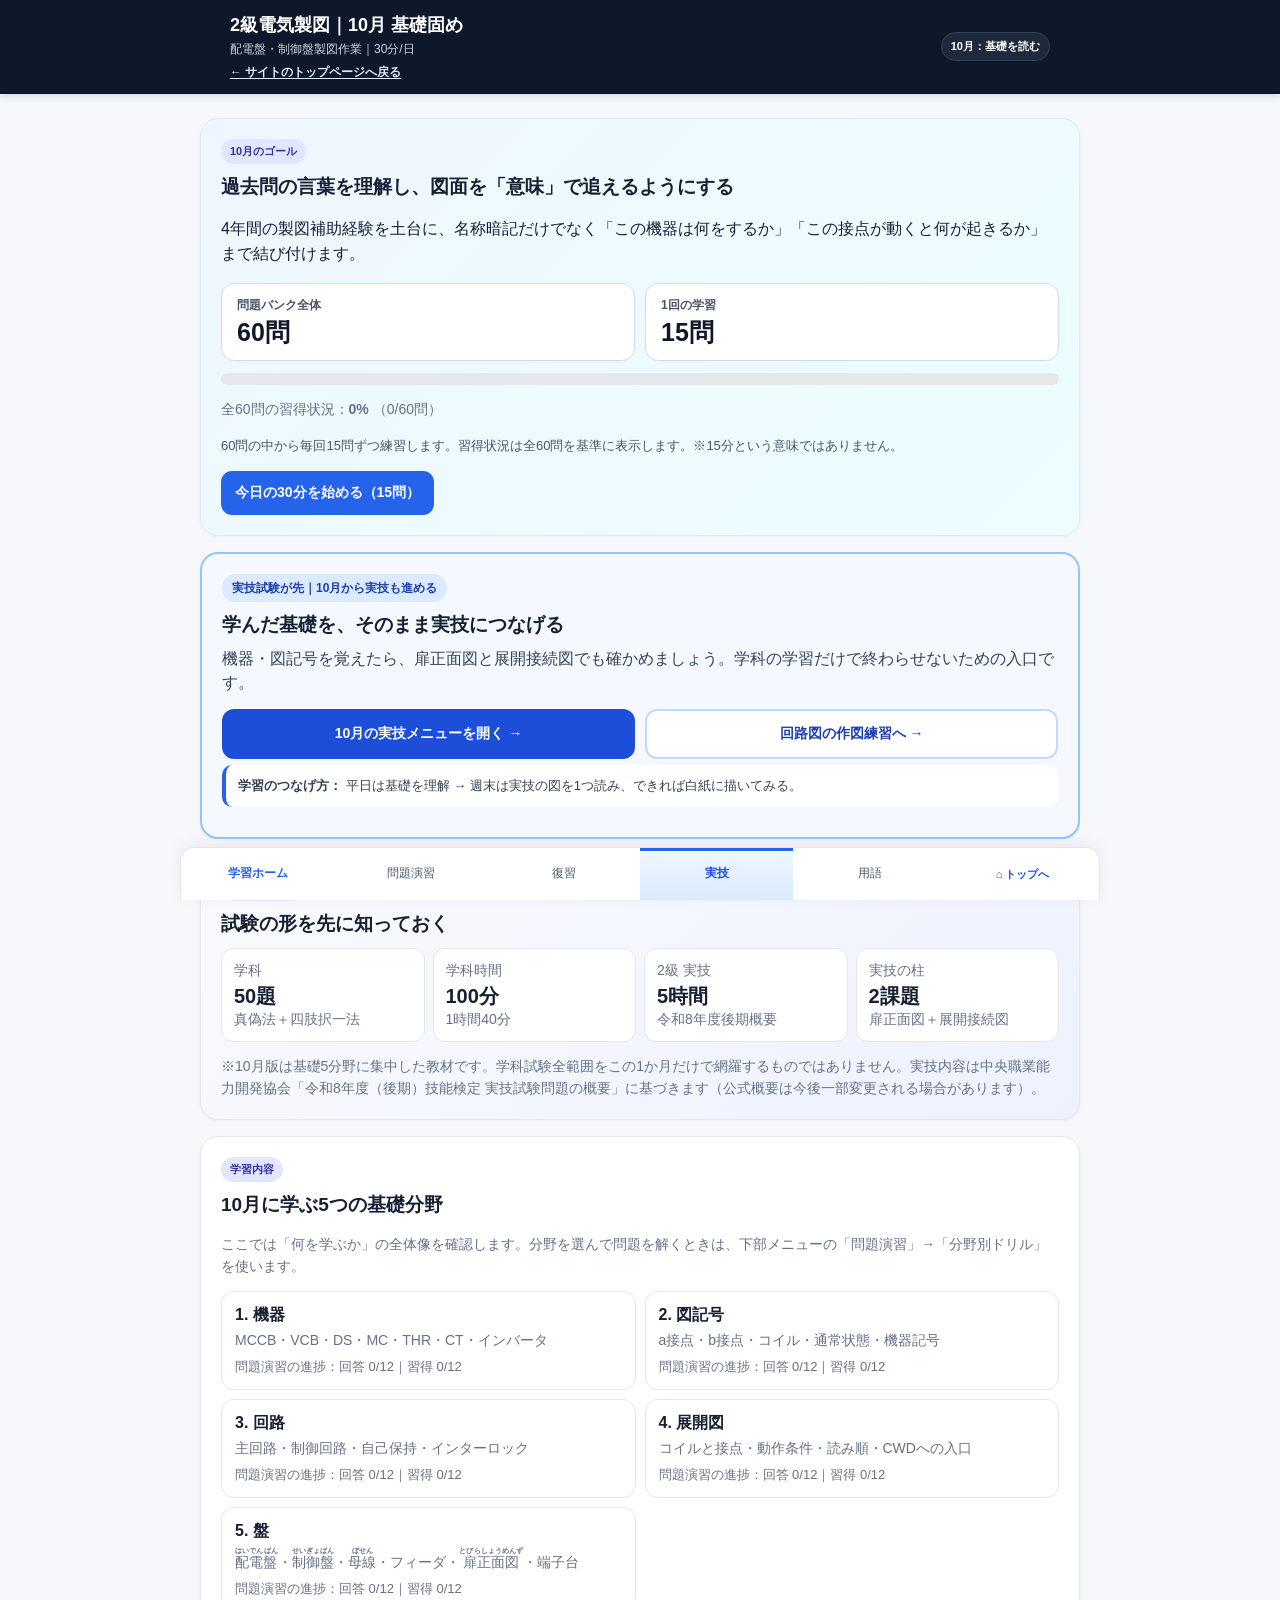
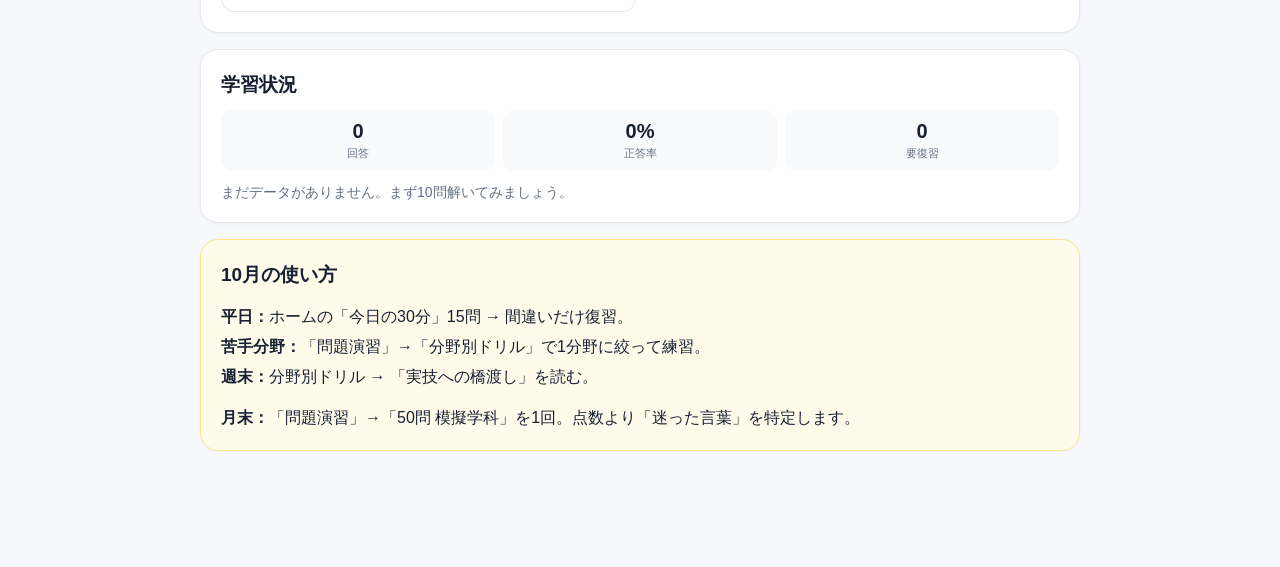
<file: october.html>
<!DOCTYPE html>
<html lang="ja">
<head>
<meta charset="utf-8">
<meta name="viewport" content="width=device-width, initial-scale=1, viewport-fit=cover">
<meta name="theme-color" content="#0f172a">
<title>2級電気製図｜10月 基礎固め</title>
<link rel="stylesheet" href="assets/css/october.css">





</head>
<body class="stage7-exam">
<header>
  <div class="head-inner">
    <div><h1>2級電気製図｜10月 基礎固め</h1><p>配電盤・制御盤製図作業｜30分/日</p><a class="course-top-link" href="index.html">← サイトのトップページへ戻る</a></div>
    <div class="header-chip">10月：基礎を読む</div>
  </div>
</header>

<main>
<section id="home" class="active">
  <div class="card hero">
    <span class="badge">10月のゴール</span>
    <h2 style="margin-top:8px">過去問の言葉を理解し、図面を「意味」で追えるようにする</h2>
    <p>4年間の製図補助経験を土台に、名称暗記だけでなく「この機器は何をするか」「この接点が動くと何が起きるか」まで結び付けます。</p>
    <div class="bank-counts" aria-label="10月の問題数"><div class="bank-count"><span>問題バンク全体</span><strong>60問</strong></div><div class="bank-count"><span>1回の学習</span><strong>15問</strong></div></div>
    <div class="progressbar"><div id="progressFill"></div></div>
    <p class="small">全60問の習得状況：<b id="progressText">0%</b> <span id="masterText"></span></p>
    <p class="bank-guide">60問の中から毎回15問ずつ練習します。習得状況は全60問を基準に表示します。※15分という意味ではありません。</p>
    <button class="btn btn-primary" onclick="startDaily()">今日の30分を始める（15問）</button>
  </div>

  <div class="card practical-priority-card" aria-labelledby="oct-practical-priority-heading">
    <span class="practical-priority-eyebrow">実技試験が先｜10月から実技も進める</span>
    <h2 id="oct-practical-priority-heading">学んだ基礎を、そのまま実技につなげる</h2>
    <p>機器・図記号を覚えたら、扉正面図と展開接続図でも確かめましょう。学科の学習だけで終わらせないための入口です。</p>
    <div class="practical-priority-links">
      <button type="button" class="practical-priority-main" onclick="showTab('bridge')">10月の実技メニューを開く →</button>
      <a class="practical-priority-secondary" href="practical-study.html#week1">回路図の作図練習へ →</a>
    </div>
    <p class="practical-priority-habit"><b>学習のつなげ方：</b> 平日は基礎を理解 → 週末は実技の図を1つ読み、できれば白紙に描いてみる。</p>
  </div>

  <div class="card exam-card">
    <span class="badge purple">本番から逆算</span>
    <h2 style="margin-top:8px">試験の形を先に知っておく</h2>
    <div class="info-grid">
      <div class="info-box"><span class="small">学科</span><strong>50題</strong><span class="small">真偽法＋四肢択一法</span></div>
      <div class="info-box"><span class="small">学科時間</span><strong>100分</strong><span class="small">1時間40分</span></div>
      <div class="info-box"><span class="small">2級 実技</span><strong>5時間</strong><span class="small">令和8年度後期概要</span></div>
      <div class="info-box"><span class="small">実技の柱</span><strong>2課題</strong><span class="small">扉正面図＋展開接続図</span></div>
    </div>
    <p class="small" style="margin-bottom:0">※10月版は基礎5分野に集中した教材です。学科試験全範囲をこの1か月だけで網羅するものではありません。実技内容は中央職業能力開発協会「令和8年度（後期）技能検定 実技試験問題の概要」に基づきます（公式概要は今後一部変更される場合があります）。</p>
  </div>

  <div class="card">
    <span class="badge">学習内容</span>
    <h2 style="margin-top:8px">10月に学ぶ5つの基礎分野</h2>
    <p class="small">ここでは「何を学ぶか」の全体像を確認します。分野を選んで問題を解くときは、下部メニューの「問題演習」→「分野別ドリル」を使います。</p>
    <div class="grid" id="topicGrid"></div>
  </div>

  <div class="card">
    <h2>学習状況</h2>
    <div class="statgrid">
      <div class="stat"><strong id="statAnswered">0</strong><span>回答</span></div>
      <div class="stat"><strong id="statRate">0%</strong><span>正答率</span></div>
      <div class="stat"><strong id="statReview">0</strong><span>要復習</span></div>
    </div>
    <div id="weakBox" style="margin-top:12px"></div>
  </div>

  <div class="card notice">
    <h2>10月の使い方</h2>
    <p style="margin-bottom:5px"><b>平日：</b>ホームの「今日の30分」15問 → 間違いだけ復習。</p>
    <p style="margin-top:5px;margin-bottom:5px"><b>苦手分野：</b>「問題演習」→「分野別ドリル」で1分野に絞って練習。</p>
    <p style="margin-top:5px"><b>週末：</b>分野別ドリル → 「実技への橋渡し」を読む。</p>
    <p style="margin-bottom:0"><b>月末：</b>「問題演習」→「50問 模擬学科」を1回。点数より「迷った言葉」を特定します。</p>
  </div>
</section>

<section id="practice">
  <div class="card">
    <span class="badge green">問題演習</span>
    <h2 style="margin-top:8px">まず、練習方法を選ぶ</h2>
    <p class="small">○×・4択・間違い復習・50問模擬から選びます。分野を1つに絞りたい場合は、下の「分野別ドリル」を使います。</p>
    <div class="mode-grid">
      <div class="mode"><span class="badge">基礎</span><h3>○×ドリル</h3><p class="small">用語の定義や基本動作を素早く判定。</p><button class="btn btn-soft" onclick="startMode('tf')">10問</button></div>
      <div class="mode"><span class="badge green">比較</span><h3>4択ドリル</h3><p class="small">似た機器・似た役割を比べて判断。</p><button class="btn btn-green" onclick="startMode('mcq')">10問</button></div>
      <div class="mode"><span class="badge amber">弱点</span><h3>間違い復習</h3><p class="small">最後に間違えた問題を優先。</p><button class="btn btn-red" onclick="startReview()">復習する</button></div>
      <div class="mode"><span class="badge purple">月末</span><h3>50問 模擬学科</h3><p class="small">真偽25問＋4択25問。制限時間100分。</p><button class="btn btn-purple" onclick="startMock()">模擬を始める</button></div>
    </div>
  </div>
  <div class="card">
    <span class="badge purple">分野別</span>
    <h2 style="margin-top:8px">苦手な分野を集中練習</h2>
    <p class="small">「機器・図記号・回路・展開図・盤」から1つ選び、その分野の問題だけを解きます。</p>
    <div class="filter" id="practiceFilters"></div>
    <p class="small" id="selectedCategoryText" style="margin:4px 0 10px"><b>選択中：</b>機器</p>
    <div class="btn-row"><button class="btn btn-dark" onclick="startCategory(selectedCategory,10)">選んだ分野を10問</button><button class="btn btn-soft" onclick="startCategory(selectedCategory,12)">選んだ分野を全12問</button></div>
  </div>
</section>

<section id="quiz">
  <div class="card">
    <p class="quiz-stage-note">問題文を読んで、答えを選んでください。回答後に解説を確認できます。</p>
    <div id="quizBox" aria-live="polite" aria-atomic="false"></div>
    <div class="btn-row" id="quizButtons" style="margin-top:14px"></div>
  </div>
</section>

<section id="review">
  <div class="card">
    <h2>間違い復習</h2>
    <p class="small">「最後に間違えた問題」を要復習として残します。正解したら復習対象から外れます。</p>
    <div id="reviewBox"></div>
    <div class="btn-row"><button class="btn btn-primary" onclick="startReview()">復習を始める</button><button class="btn btn-red" onclick="clearProgress('review')">要復習だけ解除</button></div>
  </div>
  <div class="card">
    <h2>全学習履歴</h2>
    <p class="small">端末内（localStorage）に保存されています。</p>
    <button class="btn btn-red" onclick="clearProgress('all')">学習履歴をすべてリセット</button>
  </div>
</section>

<section id="bridge">
  <div class="card exam-card">
    <span class="badge purple">実技への橋渡し</span>
    <h2 style="margin-top:8px">下段の「実技」から取り組む内容はこちらです</h2>
    <p class="practical-guide-note" style="margin:10px 0 0"><b>おすすめ：</b>10月はまず「扉正面図」か「展開接続図」を1つ選び、次に「主回路」を確認してください。</p>
    <p>令和8年度後期の2級実技概要は、①高圧・フィーダ回路を収納する<ruby>閉鎖配電盤<rt>へいさはいでんばん</rt></ruby>の<ruby>扉正面図<rt>とびらしょうめんず</rt></ruby>、②既設ポンプ用<ruby>三相かご形誘導電動機<rt>さんそうかごがたゆうどうでんどうき</rt></ruby>のうち1台をインバータ装置付きへ改造した場合の<ruby>展開接続図<rt>てんかいせつぞくず</rt></ruby>をCWD方式で作成、の2本柱です。</p><p class="small">出典：中央職業能力開発協会「令和8年度（後期）技能検定 実技試験問題の概要」。公式資料には、内容等は今後一部変更される場合がある旨の注記があります。</p>
    <div class="practical-anchor-links" aria-label="10月 実技の入口">
      <a href="#oct-practical-door">扉正面図</a>
      <a href="#oct-practical-circuit">展開接続図</a>
      <a href="#oct-practical-main">主回路</a>
      <a href="#oct-practical-next">11月への準備</a>
    </div>
    <div class="practical-priority-links" aria-label="作図教材へ進む">
      <a class="practical-priority-main" href="practical-study.html#week1">回路図の実技練習を開く →</a>
      <a class="practical-priority-secondary" href="practical-study.html#week4">扉正面図の作図練習へ →</a>
    </div>
  </div>

  <div class="card">
    <span class="badge">10月の実技項目</span>
    <h2 style="margin-top:8px">何を見たいかで選べる4つの入口</h2>
    <p class="small">「配置を学ぶ」「通電経路を読む」「主回路を整理する」「11月の準備をする」の4つに整理しました。迷ったら上から順に進めてください。</p>
    <div class="practical-overview-grid">
      <article class="practical-overview-card">
        <div class="practical-overview-head"><span class="step-chip">入口1</span><span class="goal-chip">配置</span></div>
        <h3>扉正面図の読み方</h3>
        <p class="small">扉に見える機器を見分け、役割と配置の考え方をつかみます。</p>
        <ul class="practical-points"><li>機器名</li><li>役割分類</li><li>中心・寸法</li></ul>
        <p class="practical-meta">向いているとき：盤の見た目と機器配置の基本を整理したい</p>
        <div class="practical-action"><a class="btn btn-soft" href="#oct-practical-door">この項目を見る</a></div>
      </article>
      <article class="practical-overview-card">
        <div class="practical-overview-head"><span class="step-chip">入口2</span><span class="goal-chip">回路</span></div>
        <h3>展開接続図の読み方</h3>
        <p class="small">停止条件・運転条件・自己保持の流れを読み、コイルと接点の関係を追います。</p>
        <ul class="practical-points"><li>停止b接点</li><li>自己保持</li><li>コイル追跡</li></ul>
        <p class="practical-meta">向いているとき：接点の意味や通電経路で止まりやすい</p>
        <div class="practical-action"><a class="btn btn-soft" href="#oct-practical-circuit">この項目を見る</a></div>
      </article>
      <article class="practical-overview-card">
        <div class="practical-overview-head"><span class="step-chip">入口3</span><span class="goal-chip">主回路</span></div>
        <h3>主回路とインバータ改造</h3>
        <p class="small">電源からモータまでの「力の道」を整理し、インバータが入る位置を確認します。</p>
        <ul class="practical-points"><li>保護</li><li>開閉</li><li>速度制御</li></ul>
        <p class="practical-meta">向いているとき：主回路と制御回路の違いをはっきりさせたい</p>
        <div class="practical-action"><a class="btn btn-soft" href="#oct-practical-main">この項目を見る</a></div>
      </article>
      <article class="practical-overview-card">
        <div class="practical-overview-head"><span class="step-chip">入口4</span><span class="goal-chip">準備</span></div>
        <h3>11月の作図練習への準備</h3>
        <p class="small">5時間実技へいきなり進まず、10月で固めるべき到達点を確認します。</p>
        <ul class="practical-points"><li>専門用語</li><li>読み取り</li><li>段取り</li></ul>
        <p class="practical-meta">向いているとき：今やるべきことを短時間で把握したい</p>
        <div class="practical-action"><a class="btn btn-soft" href="#oct-practical-next">この項目を見る</a></div>
      </article>
    </div>
  </div>

  <div class="card practical-detail-card" id="oct-practical-door">
    <span class="jump-chip">扉正面図</span>
    <h2 style="margin-top:8px">① <ruby>扉正面図<rt>とびらしょうめんず</rt></ruby>につながる見方</h2>
    <ol class="steps">
      <li><b>機器名を読む</b><br><span class="small">VCB、計器、表示灯、操作器など「何を置くか」を言葉で把握。</span></li>
      <li><b>役割で分類する</b><br><span class="small">保護・計測・表示・操作を混同しない。</span></li>
      <li><b>正面から見える物を意識</b><br><span class="small">内部配線図ではなく、扉面の配置として考える。</span></li>
      <li><b>寸法・中心・文字を確認</b><br><span class="small">実技では「分かっている」だけでなく、指定どおり図面に落とす。</span></li>
    </ol>
  </div>

  <div class="card practical-detail-card" id="oct-practical-circuit">
    <span class="jump-chip">展開接続図</span>
    <h2 style="margin-top:8px">② <ruby>展開接続図<rt>てんかいせつぞくず</rt></ruby>につながる見方</h2>
    <div class="diagram">制御電源 → 停止条件(b接点) → 運転条件(a接点)
                  └→ 自己保持接点(a接点)
                         ↓
                    MCなどのコイル
                         ↓
                  対応する接点が動く</div>
    <p class="small">まず「どの条件がそろうと、どのコイルが<ruby>励磁<rt>れいじ</rt></ruby>されるか」を日本語にします。次に、同じ機器記号の接点がどこで使われているかを追います。</p>
  </div>

  <div class="card practical-detail-card" id="oct-practical-main">
    <span class="jump-chip">主回路</span>
    <h2 style="margin-top:8px">③ 主回路は「力の道」</h2>
    <div class="diagram">基本の考え方：
電源 → 保護 → 開閉/制御 → 過負荷保護 → モータ

インバータを含むとき：
電源 → 保護 → インバータ → 三相誘導電動機
※実際の接続は、試験問題の指定・回路条件に従う。</div>
    <p class="small">10月は回路を丸暗記せず、「どの機器が、保護・開閉・速度制御のどれを担当するか」を説明できれば十分です。</p>
  </div>

  <div class="card practical-detail-card" id="oct-practical-next">
    <span class="jump-chip">11月への準備</span>
    <h2 style="margin-top:8px">5時間実技に向けて今やること</h2>
    <p><b>今は5時間通し練習をしなくて大丈夫です。</b> 10月は、問題文を見て専門用語で止まらない状態を作ります。11月以降に作図手順と時間配分へ進める土台になります。</p>
    <div class="practical-guide-note">おすすめの見方：まず「扉正面図」または「展開接続図」を1つ選び、次に「主回路」、最後に「11月への準備」を確認すると、10月の実技学習の全体像がつかみやすくなります。</div>
  </div>
</section>

<section id="glossary">
  <div class="card">
    <h2>用語集</h2>
    <p class="small">ふりがなは、電気製図の専門用語のうち読みを迷いやすい語に限定しています。</p>
    <input class="search" id="search" placeholder="例：フィーダ、励磁、MC、インバータ" oninput="renderGlossary()">
    <div id="glossaryList"></div>
  </div>
</section>
</main>

<nav aria-label="10月の学習メニュー">
  <button class="active" data-tab="home" onclick="showTab('home',this)">学習ホーム</button>
  <button data-tab="practice" onclick="showTab('practice',this)">問題演習</button>
  <button data-tab="review" onclick="showTab('review',this)">復習</button>
  <button class="nav-practical" data-tab="bridge" aria-label="実技" onclick="showTab('bridge',this)"><span class="nav-main">実技</span></button>
  <button data-tab="glossary" onclick="showTab('glossary',this)">用語</button>
  <a class="overview-link" href="index.html" aria-label="サイトのトップページへ戻る">⌂ トップへ</a>
</nav>
<div id="toast" class="toast"></div>

<script>
// Android Chrome等で「データセーバー / 2G相当」を検出したら描画効果を減らす
const conn=navigator.connection||navigator.mozConnection||navigator.webkitConnection;
if(conn && (conn.saveData || /(^|-)2g$/.test(conn.effectiveType||""))){
  document.documentElement.classList.add("lite");
}
const APP_VERSION = "oct2026-v2.3";
const CATS = [
  ["機器","MCCB・VCB・DS・MC・THR・CT・インバータ"],
  ["図記号","a接点・b接点・コイル・通常状態・機器記号"],
  ["回路","主回路・制御回路・自己保持・インターロック"],
  ["展開図","コイルと接点・動作条件・読み順・CWDへの入口"],
  ["盤","配電盤・制御盤・母線・フィーダ・扉正面図・端子台"]
];

const Q = [
// ===== 機器：真偽 =====
{id:"M-T01",cat:"機器",type:"tf",q:"MCCBは、低圧回路の過負荷や短絡などの過電流から回路を保護するために用いられる。",answer:"○",explain:"MCCB（配線用遮断器）は、低圧回路で過負荷・短絡などの過電流を遮断し、配線や回路を保護します。",memory:"MCCB＝低圧回路を『守って切る』。",bridge:"主回路を読むとき、まず保護機器を見つける癖を付けます。"},
{id:"M-T02",cat:"機器",type:"tf",q:"MC（電磁接触器）は、短絡電流を遮断して配線を保護することを主目的とする機器である。",answer:"×",explain:"MCの主な役割は、コイルの励磁・無励磁で主接点を開閉し、モータなどを頻繁にON/OFFすることです。短絡保護の主役ではありません。",memory:"MC＝開閉。MCCB＝保護。",bridge:"主回路でMCを見たら『運転・停止の開閉役』と読みます。"},
{id:"M-T03",cat:"機器",type:"tf",q:"THR（サーマルリレー）は、主としてモータの過負荷を検出するために用いられる。",answer:"○",explain:"THRは過負荷による継続的な過電流を検出し、制御回路の接点を動作させてMCを落とすなど、モータ保護に使われます。",memory:"THR＝モータの無理を見張る。",bridge:"制御回路ではTHR接点がMCコイルの停止条件になることがあります。"},
{id:"M-T04",cat:"機器",type:"tf",q:"DS（断路器）は、通常、負荷電流や短絡電流を積極的に遮断するための機器として用いる。",answer:"×",explain:"DSは電路を目で確認できる形で切り離し、安全な点検・保守状態を作るための機器です。遮断器のような事故電流の遮断を主目的にはしません。",memory:"DS＝安全に『切り離す』。",bridge:"高圧回路では、遮断器と断路器の役割を混同しないことが重要です。"},
{id:"M-T05",cat:"機器",type:"tf",q:"CT（変流器）は、大きな一次電流を計測・保護に扱いやすい二次電流へ変換する。",answer:"○",explain:"CTはCurrent Transformer（変流器）。大電流を計器や保護継電器で扱える値に変換します。",memory:"CT＝電流を『測れる大きさ』へ。",bridge:"計器・保護回路と主回路のつながりを理解する入口です。"},
{id:"M-T06",cat:"機器",type:"tf",q:"インバータは、交流モータへ与える周波数などを変えることで回転速度を制御できる。",answer:"○",explain:"インバータは出力周波数や電圧を制御し、三相誘導電動機などの速度制御に用いられます。",memory:"インバータ＝周波数を変えて速度を変える。",bridge:"2級実技概要に『インバータ装置付きに改造』が明記されています。"},
// ===== 機器：4択 =====
{id:"M-Q01",cat:"機器",type:"mcq",q:"低圧のモータ主回路で、短絡・過負荷などの過電流から配線を保護する機器として最も適切なのは？",choices:["MCCB","MC","THR","CT"],answer:"MCCB",explain:"MCCBは配線用遮断器で、低圧回路の過電流を遮断します。THRも過負荷保護に関係しますが、短絡遮断を含む配線保護の中心はMCCBです。",memory:"『配線を守る』→MCCB。",bridge:"主回路で最初に保護機器を探す練習になります。"},
{id:"M-Q02",cat:"機器",type:"mcq",q:"モータを運転・停止するため、制御回路からの命令で主接点を頻繁に開閉する機器は？",choices:["MC","VCB","DS","CT"],answer:"MC",explain:"MC（電磁接触器）はコイルで主接点を開閉し、モータなどの頻繁な運転・停止に用います。",memory:"MC＝コイルで主回路をカチッと開閉。",bridge:"制御回路のMCコイルと主回路のMC主接点を結び付けて読みます。"},
{id:"M-Q03",cat:"機器",type:"mcq",q:"高圧回路で、真空中の消弧作用を利用して電流を遮断する機器は？",choices:["VCB","DS","MCCB","THR"],answer:"VCB",explain:"VCBはVacuum Circuit Breaker（真空遮断器）。高圧回路の開閉・事故電流遮断に用いられます。",memory:"V＝Vacuum、CB＝Circuit Breaker。",bridge:"閉鎖配電盤に使われる高圧機器を読む基礎です。"},
{id:"M-Q04",cat:"機器",type:"mcq",q:"モータに過負荷が続いたとき、それを検出して制御回路を開放する用途に最も適するものは？",choices:["THR","MC","TB","DS"],answer:"THR",explain:"THRはモータの過負荷を検出するサーマルリレーです。通常、補助接点でMCコイル回路を切りモータを停止させます。",memory:"THRが検出 → MCを落とす。",bridge:"展開接続図でTHRのb接点を見つけられるようにします。"},
{id:"M-Q05",cat:"機器",type:"mcq",q:"大電流を電流計や保護継電器で扱えるようにする機器は？",choices:["CT","VT","MC","INV"],answer:"CT",explain:"CTは変流器で、一次側の大電流を二次側の扱いやすい電流へ変換します。VTは電圧を扱いやすくする変成器です。",memory:"C＝Current（電流）。",bridge:"計器用変成器の役割を区別する練習です。"},
{id:"M-Q06",cat:"機器",type:"mcq",q:"三相かご形誘導電動機の省エネ運転や速度制御に直接関係する装置は？",choices:["インバータ","断路器","端子台","表示灯"],answer:"インバータ",explain:"インバータはモータへ供給する周波数などを変え、必要な回転速度に制御できます。",memory:"速度を変える → インバータ。",bridge:"2級実技の『インバータ装置付きへの改造』を理解する中心語です。"},

// ===== 図記号：真偽 =====
{id:"S-T01",cat:"図記号",type:"tf",q:"a接点は、機器が動作していない通常状態では開いている接点である。",answer:"○",explain:"a接点は通常開（NO）。機器が動作すると閉じます。",memory:"a＝普段は開、動くと閉。",bridge:"自己保持回路でMCのa接点がよく使われます。"},
{id:"S-T02",cat:"図記号",type:"tf",q:"b接点は、機器が動作していない通常状態では開いている。",answer:"×",explain:"b接点は通常閉（NC）。動作すると開きます。",memory:"b＝普段は閉、動くと開。",bridge:"停止PBや過負荷停止条件でb接点を読む基礎です。"},
{id:"S-T03",cat:"図記号",type:"tf",q:"『通常状態』とは、一般にコイルなどが励磁されていない基準状態を表す。",answer:"○",explain:"接点記号は、原則として操作や励磁がされていない基準状態を表します。そこから動作時の変化を考えます。",memory:"記号はまず『普段の姿』で読む。",bridge:"展開図を読むとき、最初に無励磁状態を思い浮かべます。"},
{id:"S-T04",cat:"図記号",type:"tf",q:"同じ機器記号『MC1』のコイルと接点が図面上で離れていても、同一機器の動作関係を表すことがある。",answer:"○",explain:"展開接続図では同一機器のコイルと複数接点が別の場所に描かれます。機器記号が対応関係を追う手掛かりです。",memory:"離れていても『同じ名前』を追う。",bridge:"実技の展開接続図で必須の読み方です。"},
{id:"S-T05",cat:"図記号",type:"tf",q:"コイルが励磁されると、その機器に属するa接点は開き、b接点は閉じる。",answer:"×",explain:"逆です。励磁するとa接点は閉じ、b接点は開きます。",memory:"励磁：aはON、bはOFF。",bridge:"コイル動作後の回路状態を頭の中で切り替える練習です。"},
{id:"S-T06",cat:"図記号",type:"tf",q:"『無励磁』とは、コイルに通電されておらず、電磁的に動作していない状態をいう。",answer:"○",explain:"無励磁はコイルに電流が流れず、電磁石として動作していない状態です。",memory:"無励磁＝コイルOFF。",bridge:"通常状態を判断する基本語です。"},
// ===== 図記号：4択 =====
{id:"S-Q01",cat:"図記号",type:"mcq",q:"停止用押しボタンに一般的に使われる接点として適切なのは？",choices:["b接点","a接点","自己保持用a接点","主接点"],answer:"b接点",explain:"停止PBは通常時に回路を成立させ、押したときに回路を開く必要があるため、b接点が一般的です。",memory:"停止＝普段つながるb接点。",bridge:"停止条件を回路の入口側から追えるようにします。"},
{id:"S-Q02",cat:"図記号",type:"mcq",q:"運転用押しボタンを押したときだけ回路を成立させたい。一般的に用いる接点は？",choices:["a接点","b接点","THRのb接点","DS"],answer:"a接点",explain:"運転PBは通常開で、押すと閉じてコイルへ電流を流すa接点が一般的です。",memory:"運転＝押すとつながるa接点。",bridge:"自己保持回路のスタート条件を読む基礎です。"},
{id:"S-Q03",cat:"図記号",type:"mcq",q:"MC1コイルが励磁したとき、MC1の補助a接点は通常どうなる？",choices:["閉じる","開く","必ず短絡する","変化しない"],answer:"閉じる",explain:"a接点は通常開で、対応するコイルが励磁されると閉じます。",memory:"a：励磁で閉。",bridge:"自己保持が成立する理由を説明できるようになります。"},
{id:"S-Q04",cat:"図記号",type:"mcq",q:"展開接続図で『R1』コイルと『R1』接点を見つけた。最初に行う判断として適切なのは？",choices:["同じリレーの動作関係を確認する","必ず別機器と判断する","接点記号を無視する","主回路だけを見る"],answer:"同じリレーの動作関係を確認する",explain:"同一の機器記号は、離れて描かれたコイルと接点の対応を追う重要な手掛かりです。",memory:"同名記号は仲間を疑う。",bridge:"図面内の参照関係を追う力につながります。"},
{id:"S-Q05",cat:"図記号",type:"mcq",q:"『励磁』を最も正しく説明しているものは？",choices:["コイルに通電して磁力を生じさせ、機器を動作させること","遮断器を手動で引き出すこと","配線を端子台から外すこと","盤内機器を冷却すること"],answer:"コイルに通電して磁力を生じさせ、機器を動作させること",explain:"励磁とはコイルに電流を流し、電磁石として機器を動作させることです。",memory:"励磁＝コイルON。",bridge:"『○○コイルが励磁する条件』を文章化できるようにします。"},
{id:"S-Q06",cat:"図記号",type:"mcq",q:"通常閉で、動作すると開く接点を表す呼び方は？",choices:["b接点","a接点","主接点","コイル"],answer:"b接点",explain:"b接点は通常閉（NC）で、動作時に開きます。",memory:"b＝Breakのイメージで動作時に切れる。",bridge:"停止・異常停止条件の理解に直結します。"},

// ===== 回路：真偽 =====
{id:"C-T01",cat:"回路",type:"tf",q:"主回路は、モータなどの負荷へ実際の電力を供給する経路である。",answer:"○",explain:"主回路は負荷へ電力を送る『力の道』です。",memory:"主回路＝力の道。",bridge:"実技では主回路と制御回路を混同しないことが出発点です。"},
{id:"C-T02",cat:"回路",type:"tf",q:"制御回路は、押しボタンやリレー接点などを使って、MCやリレーなどの動作条件を作る。",answer:"○",explain:"制御回路は『命令の道』。操作・保護条件を組み合わせ、コイルを励磁・無励磁にします。",memory:"制御回路＝命令の道。",bridge:"展開接続図を読む中心です。"},
{id:"C-T03",cat:"回路",type:"tf",q:"自己保持回路は、運転ボタンを押し続けなければ運転を維持できない回路である。",answer:"×",explain:"自己保持は、運転PBを離した後も、MCなどの補助a接点を使ってコイルへの通電を維持する回路です。",memory:"一瞬のSTARTを自分の接点で保持。",bridge:"展開図の典型的な基本回路です。"},
{id:"C-T04",cat:"回路",type:"tf",q:"正転用MCと逆転用MCを同時に投入しないようにする仕組みは、インターロックの一例である。",answer:"○",explain:"正逆転回路では同時投入を防ぐため、相手側MCのb接点や機械的インターロックなどを使います。",memory:"インターロック＝同時にしてはいけない動作を防ぐ。",bridge:"複数コイルの禁止条件を読む力になります。"},
{id:"C-T05",cat:"回路",type:"tf",q:"THRが過負荷を検出したときは、一般にモータを加速させて負荷を逃がす。",answer:"×",explain:"過負荷時は、THR接点によりMCコイルを無励磁にしてモータを停止させる方向に働かせます。",memory:"過負荷 → 止めて守る。",bridge:"異常時にどの接点が開くかを追う練習です。"},
{id:"C-T06",cat:"回路",type:"tf",q:"制御回路を読むときは、最終的にどのコイル・表示灯などへ電流が到達するかを確認すると動作条件を理解しやすい。",answer:"○",explain:"電源から接点条件を順に追い、最終負荷（コイル・表示灯など）まで通電経路が成立するかを見ると理解しやすくなります。",memory:"電源 → 条件 → 最後の負荷。",bridge:"展開接続図を文章に直す基本手順です。"},
// ===== 回路：4択 =====
{id:"C-Q01",cat:"回路",type:"mcq",q:"低圧モータの基本的な主回路の流れとして最も自然なのは？",choices:["電源→MCCB→MC→THR→モータ","電源→PB→MCコイル→モータ","電源→CT→表示灯→モータ","電源→TB→停止PB→モータ"],answer:"電源→MCCB→MC→THR→モータ",explain:"典型的な直入れ始動では、MCCBで保護し、MCで開閉し、THRで過負荷を検出してモータへ給電します。",memory:"守る→開閉→過負荷監視→M。",bridge:"主回路の各機器の役割を順番で理解します。"},
{id:"C-Q02",cat:"回路",type:"mcq",q:"自己保持回路で、運転PBを離した後もMCコイルへの通電を保つために使うものは？",choices:["MCの補助a接点","停止PBのb接点だけ","THRのb接点だけ","MCCBの主接点だけ"],answer:"MCの補助a接点",explain:"MCが励磁すると補助a接点が閉じ、運転PBと並列の通電経路を作ることで自己保持します。",memory:"自分のa接点で自分を保持。",bridge:"展開接続図で並列枝の意味を読む練習です。"},
{id:"C-Q03",cat:"回路",type:"mcq",q:"停止PBを押したとき、自己保持中のMCを停止させる直接の理由は？",choices:["停止PBのb接点が開き、MCコイルへの通電が切れるから","MCの主接点が先に閉じるから","THRが必ず動作するから","CTの二次電流がゼロになるから"],answer:"停止PBのb接点が開き、MCコイルへの通電が切れるから",explain:"停止PBのb接点を押すと制御回路が開き、MCコイルが無励磁となるため主接点も開いてモータが停止します。",memory:"STOPでコイルの電気を切る。",bridge:"操作→コイル→主接点→モータの因果関係をつなぎます。"},
{id:"C-Q04",cat:"回路",type:"mcq",q:"正転MCが投入中は逆転MCを投入できないようにする電気的インターロックで、逆転MCコイル回路に入れる接点は？",choices:["正転MCのb接点","正転MCのa接点","逆転MCのa接点","運転PBのa接点"],answer:"正転MCのb接点",explain:"正転MCが励磁すると正転MCのb接点が開き、逆転MCコイルへの通電を禁止できます。",memory:"相手がONなら、自分の道を相手のb接点で切る。",bridge:"禁止条件を回路記号で表現する考え方です。"},
{id:"C-Q05",cat:"回路",type:"mcq",q:"THRが動作したときにMCコイルを落とすため、制御回路に一般的に使うTHR接点は？",choices:["b接点","a接点","主接点","接地接点"],answer:"b接点",explain:"正常時は閉じていて、過負荷でTHRが動作すると開くb接点をMCコイル回路へ直列に入れるのが基本です。",memory:"異常で開いて止める → b接点。",bridge:"保護条件を展開図で読めるようにします。"},
{id:"C-Q06",cat:"回路",type:"mcq",q:"主回路と制御回路の説明の組合せで正しいものは？",choices:["主回路＝負荷へ電力、制御回路＝動作条件や命令","主回路＝表示だけ、制御回路＝大電力だけ","主回路＝機械構造、制御回路＝盤の外形","主回路＝接地だけ、制御回路＝母線だけ"],answer:"主回路＝負荷へ電力、制御回路＝動作条件や命令",explain:"主回路は負荷への電力経路、制御回路は操作・保護条件を作って機器の動作を決める回路です。",memory:"主＝力、制御＝命令。",bridge:"どの図を見ているかを判断する基本軸です。"},

// ===== 展開図：真偽 =====
{id:"D-T01",cat:"展開図",type:"tf",q:"展開接続図は、同一機器のコイルと接点を動作関係が追いやすいよう別々の場所に描くことがある。",answer:"○",explain:"展開接続図では、物理的な位置より回路の動作関係を分かりやすくするため、コイルと接点を離して描きます。",memory:"実物配置ではなく、動作を追う図。",bridge:"機器記号で対応関係を追うことが重要です。"},
{id:"D-T02",cat:"展開図",type:"tf",q:"展開接続図を読むときは、接点の機器記号を無視し、線の形だけを追えば十分である。",answer:"×",explain:"同じ記号のコイル・接点が連動するため、機器記号は動作関係を理解する重要な情報です。",memory:"線＋名前の両方を見る。",bridge:"実技で接点の所属を取り違えないための基本です。"},
{id:"D-T03",cat:"展開図",type:"tf",q:"あるコイルが励磁される条件を知るには、そのコイルまでの通電経路にある接点条件を確認する。",answer:"○",explain:"コイルまでの直列・並列の接点状態を追うと、『何が起きたら励磁するか』を説明できます。",memory:"コイルの手前＝動作条件。",bridge:"図面を日本語へ翻訳する練習です。"},
{id:"D-T04",cat:"展開図",type:"tf",q:"展開接続図は、盤扉上の計器や押しボタンの物理的な配置を示すことが主目的である。",answer:"×",explain:"物理的な扉面配置を表すのは扉正面図。展開接続図は回路の接続・動作関係を表します。",memory:"配置＝正面図、動作＝展開図。",bridge:"実技の2課題を混同しないための重要な区別です。"},
{id:"D-T05",cat:"展開図",type:"tf",q:"展開接続図を読む際、回路を『この接点が閉じると、このコイルが励磁する』のような文章に直す方法は有効である。",answer:"○",explain:"回路記号を日本語の因果関係へ変換すると、複雑な図でも動作を整理しやすくなります。",memory:"図面→文章→動作。",bridge:"製図補助経験を『読む力』へ変換する方法です。"},
{id:"D-T06",cat:"展開図",type:"tf",q:"CWD方式が出題される2級実技では、端子や外部機器との接続関係を意識して図面を読むことが重要になる。",answer:"○",explain:"2級実技ではCWD方式の展開接続図作成が課題です。10月段階では、盤内だけでなく端子・外部機器・接続先の対応を意識することが有効です。",memory:"『どこから、どこへ』を明確に。",bridge:"CWDの作図練習へ進む前の読み方です。"},
// ===== 展開図：4択 =====
{id:"D-Q01",cat:"展開図",type:"mcq",q:"展開接続図でMCコイルの動作条件を調べるとき、最初に注目するものは？",choices:["MCコイルへ至る通電経路上の接点","盤の塗装色","扉板の材質だけ","メーカーのロゴ"],answer:"MCコイルへ至る通電経路上の接点",explain:"コイルまでの接点が、停止・運転・保護・インターロックなどの動作条件を作っています。",memory:"コイルまでの道を逆算。",bridge:"実技で展開図を修正するときの基本動作です。"},
{id:"D-Q02",cat:"展開図",type:"mcq",q:"同じ『MC1』という記号のa接点を図面内で見つけた。MC1コイルが励磁したときの変化は？",choices:["a接点が閉じる","a接点が開く","必ず何も変わらない","主回路電圧が半分になる"],answer:"a接点が閉じる",explain:"同じMC1に属するa接点は、MC1コイルが励磁すると閉じます。",memory:"同名＋a＝励磁で閉。",bridge:"コイルと接点の連動を実際の図面上で追う力です。"},
{id:"D-Q03",cat:"展開図",type:"mcq",q:"展開接続図を読む順序として最も理解しやすいものは？",choices:["制御電源→接点条件→コイル・負荷→同名接点の動作確認","コイルだけ暗記→寸法確認→塗装確認","部品メーカー→盤重量→配線色だけ確認","扉外形→板厚→主回路を無視"],answer:"制御電源→接点条件→コイル・負荷→同名接点の動作確認",explain:"電源から成立条件を追い、コイルが動いた結果として同名接点がどう変わるか確認すると動作を整理しやすくなります。",memory:"電源→条件→コイル→接点変化。",bridge:"複雑な展開図でも再現できる読み方です。"},
{id:"D-Q04",cat:"展開図",type:"mcq",q:"自己保持回路の展開接続図で、運転PBと並列に描かれることが多い接点は？",choices:["MCの補助a接点","THRのb接点","停止PBのb接点","MCCBの主接点"],answer:"MCの補助a接点",explain:"MCが励磁した後、そのa接点が閉じて運転PBをバイパスする通電経路を作ります。",memory:"STARTと並列＝自己保持a接点。",bridge:"並列配線の意味を『条件のOR』として読む入口です。"},
{id:"D-Q05",cat:"展開図",type:"mcq",q:"正転・逆転の展開接続図で、相手側MCのb接点が直列に入っている主な理由は？",choices:["同時投入を防ぐため","速度を2倍にするため","CTを保護するため","表示灯を明るくするため"],answer:"同時投入を防ぐため",explain:"相手側が励磁するとb接点が開くため、自分側のコイルを励磁できなくなり、同時投入を防止できます。",memory:"相手のb接点＝禁止条件。",bridge:"インターロックを図面から読み取る問題です。"},
{id:"D-Q06",cat:"展開図",type:"mcq",q:"2級実技の展開接続図課題と最も関係が深い変更は？",choices:["既設ポンプ用三相かご形誘導電動機の1台をインバータ装置付きに改造","盤の塗装色だけを変更","モータ軸受を機械的に交換","扉の鍵だけを交換"],answer:"既設ポンプ用三相かご形誘導電動機の1台をインバータ装置付きに改造",explain:"令和8年度後期の2級実技概要では、2台の既設ポンプ用三相かご形誘導電動機のうち1台をインバータ装置付きに改造した場合の展開接続図をCWD方式で作成します。",memory:"2台中1台 → インバータ化 → 展開図。",bridge:"本番課題の骨格を10月から意識します。"},

// ===== 盤：真偽 =====
{id:"P-T01",cat:"盤",type:"tf",q:"配電盤は、受けた電力を各回路へ分配し、遮断・保護などを行う設備である。",answer:"○",explain:"配電盤は電力を受け、分配し、遮断器や保護装置などで回路を保護します。",memory:"配電盤＝受ける・分ける・守る。",bridge:"閉鎖配電盤の扉正面図課題につながる基本語です。"},
{id:"P-T02",cat:"盤",type:"tf",q:"制御盤の主な目的は、機械や設備の運転条件を作り、動作を制御することである。",answer:"○",explain:"制御盤にはリレー、MC、PLC、インバータ、操作器などが配置され、設備の動作を制御します。",memory:"制御盤＝機械への司令塔。",bridge:"回路と盤の役割を結び付けます。"},
{id:"P-T03",cat:"盤",type:"tf",q:"母線は、盤内で複数回路へ電力を分配する元となる幹線状の導体である。",answer:"○",explain:"母線（busbar）は大きな電流をまとめて運び、各フィーダなどへ分岐させる導体です。",memory:"母線＝電気の幹線道路。",bridge:"高圧・フィーダ回路の位置関係を理解する基礎です。"},
{id:"P-T04",cat:"盤",type:"tf",q:"フィーダとは、母線などから負荷側や別の盤などへ電力を送り出す回路を指す。",answer:"○",explain:"フィーダは電源側から負荷側へ電力を送り出す回路です。",memory:"フィーダ＝幹線から出ていく送り道。",bridge:"2級実技の『高圧・フィーダ回路を収納する閉鎖配電盤』に直結する用語です。"},
{id:"P-T05",cat:"盤",type:"tf",q:"扉正面図は、主として盤扉の正面から見える計器・表示灯・操作器などの配置を表す。",answer:"○",explain:"扉正面図は、扉上に配置される計器、表示灯、押しボタンなどを正面から見た配置図です。",memory:"扉正面図＝扉のレイアウト。",bridge:"2級実技課題そのものにつながります。"},
{id:"P-T06",cat:"盤",type:"tf",q:"TB（端子台）は、盤内配線と外部配線などを整理して接続するために用いられる。",answer:"○",explain:"端子台は盤内・盤外の配線を接続・中継し、保守や配線整理をしやすくします。",memory:"TB＝配線の乗り換え地点。",bridge:"外部機器との接続を追うときの重要な目印です。"},
// ===== 盤：4択 =====
{id:"P-Q01",cat:"盤",type:"mcq",q:"盤内で電力をまとめて運び、複数の回路へ分岐させる導体は？",choices:["母線","端子台","押しボタン","補助接点"],answer:"母線",explain:"母線は大電流をまとめて運ぶ幹線状の導体で、そこから各回路へ分岐します。",memory:"母線＝バス。",bridge:"高圧盤の主回路構成を理解する基礎です。"},
{id:"P-Q02",cat:"盤",type:"mcq",q:"母線から負荷側へ電力を送り出す回路を表す用語は？",choices:["フィーダ","インターロック","自己保持","励磁"],answer:"フィーダ",explain:"フィーダは、母線などの電源側から負荷や別設備へ電力を供給する送り出し回路です。",memory:"フィーダ＝送り出す回路。",bridge:"実技課題文を読んだとき『フィーダ』で止まらないようにします。"},
{id:"P-Q03",cat:"盤",type:"mcq",q:"閉鎖配電盤の扉正面図で主に検討する対象は？",choices:["扉面の計器・表示灯・操作器などの配置","モータ内部の巻線構造","ケーブルの銅純度","建屋の基礎寸法だけ"],answer:"扉面の計器・表示灯・操作器などの配置",explain:"扉正面図は扉面の機器レイアウトを表します。内部の回路動作は展開接続図などで表します。",memory:"正面図＝見た目の配置。",bridge:"2級実技の第1課題の考え方です。"},
{id:"P-Q04",cat:"盤",type:"mcq",q:"外部ケーブルと盤内配線の接続点として最も関係が深い部品は？",choices:["TB（端子台）","MC主接点","VCB消弧部","モータ軸"],answer:"TB（端子台）",explain:"TBは外部配線と盤内配線を整理して接続する中継点です。",memory:"TB＝Terminal Block。",bridge:"CWD方式の接続関係を追うときに意識する部品です。"},
{id:"P-Q05",cat:"盤",type:"mcq",q:"配電盤と制御盤の役割の組合せとして適切なのは？",choices:["配電盤＝電力の受配電・保護、制御盤＝設備の動作制御","配電盤＝速度制御だけ、制御盤＝短絡遮断だけ","配電盤＝機械支持、制御盤＝建築構造","両方とも端子台だけを収納する盤"],answer:"配電盤＝電力の受配電・保護、制御盤＝設備の動作制御",explain:"配電盤は電力の受電・分配・保護、制御盤は機械や設備の運転・停止や制御を担うのが基本です。",memory:"配電＝電力、制御＝動作。",bridge:"図面名と盤の目的を結び付けます。"},
{id:"P-Q06",cat:"盤",type:"mcq",q:"2級実技の扉正面図課題で対象となる盤の説明として、令和8年度後期概要に合うものは？",choices:["高圧・フィーダ回路を収納する閉鎖配電盤","家庭用分電盤だけ","モータ単体の端子箱","低圧照明器具だけを収納する箱"],answer:"高圧・フィーダ回路を収納する閉鎖配電盤",explain:"公式の令和8年度後期概要では、2級は『高圧・フィーダ回路を収納する閉鎖配電盤の扉正面図』を作成するとされています。",memory:"高圧＋フィーダ＋閉鎖配電盤＋扉正面図。",bridge:"本番課題の文章を分解して読めるようにします。"}
];

const GLOSSARY = [
["MCCB","配線用遮断器。低圧回路で過負荷・短絡などの過電流を遮断し、回路・配線を保護する。"],
["VCB","真空遮断器。真空中でアークを消弧し、高圧回路の開閉・遮断に用いる。"],
["DS","断路器。点検・保守のため電路を切り離す。事故電流の遮断を主目的とする機器ではない。"],
["MC","電磁接触器。コイルの励磁で主接点を開閉し、モータ等を頻繁にON/OFFする。"],
["THR","サーマルリレー。主にモータの過負荷を検出し、制御回路を介して停止させる。"],
["CT","変流器。大きな一次電流を計測・保護に扱いやすい二次電流へ変換する。"],
["VT","計器用変圧器。高い電圧を計測・保護に扱いやすい電圧へ変換する。"],
["INV / インバータ","交流モータへ供給する周波数などを制御し、回転速度を調整する装置。"],
["PB","押しボタンスイッチ。運転・停止などの操作指令に用いる。"],
["TB","端子台（Terminal Block）。盤内配線と外部配線などを整理して接続する。"],
["a接点","通常開（NO）。通常状態では開き、機器が動作すると閉じる。"],
["b接点","通常閉（NC）。通常状態では閉じ、機器が動作すると開く。"],
["励磁","コイルへ通電し、磁力を発生させて電磁機器を動作させること。"],
["無励磁","コイルへ通電しておらず、電磁的に動作していない状態。"],
["主回路","モータなどの負荷へ実際の電力を送る回路。"],
["制御回路","操作・保護条件を組み合わせ、MCやリレー等へ動作命令を与える回路。"],
["自己保持","一度励磁したコイルを、その機器の補助a接点などを使って通電維持する回路。"],
["インターロック","同時に動いてはいけない機器・動作を電気的または機械的に防止する仕組み。"],
["展開接続図","機器のコイル・接点等を動作関係が追いやすいよう展開して表した接続図。"],
["CWD方式","2級実技の展開接続図で指定される方式。10月は端子・外部機器・接続先の対応を意識して読む。"],
["配電盤","電力を受け、各回路へ分配し、遮断・保護などを行う盤。"],
["制御盤","機械・設備の運転・停止や各種動作を制御する機器を収納する盤。"],
["母線","盤内などで電力をまとめて運び、複数回路へ分岐する幹線状の導体。"],
["フィーダ","母線などから負荷側や別設備へ電力を送り出す回路。"],
["閉鎖配電盤","充電部や機器を金属等の箱体内に収納し、保護・安全性等を確保した配電盤。"],
["扉正面図","盤扉を正面から見た計器・表示灯・操作器などの配置を表す図。"],
["投入","遮断器や開閉器などをONし、回路を導通状態にすること。"],
["引外し / トリップ","保護動作等によって遮断器を開放すること。"],
["定格","機器を所定条件で安全・正常に使用するために定められた基準値。"],
["負荷","電力を消費して仕事をする機器・設備。"],
["過負荷","機器に許容範囲を超える負担が一定時間以上かかる状態。"],
["短絡","本来の負荷を経ず低インピーダンス経路で導体間がつながり、大電流が流れる異常。"],
["地絡","電路が大地または接地された部分へつながる異常。"],
["三相かご形誘導電動機","三相交流で回転磁界を作り、かご形回転子に誘導電流を生じて回転する代表的な交流モータ。"]
];

let state = loadState();
let session = [];
let pos = 0;
let locked = false;
let mode = "drill";
let sessionCorrect = 0;
let mockStart = null;
let timerId = null;
let selectedCategory = CATS[0][0];

function loadState(){
  try{
    const raw = JSON.parse(localStorage.getItem("denki2_oct_state")||"null");
    if(raw && raw.stats){
      raw.version=APP_VERSION;
      raw.totalAnswered=Number(raw.totalAnswered||0);
      raw.totalCorrect=Number(raw.totalCorrect||0);
      return raw;
    }
  }catch(e){}
  return {version:APP_VERSION,totalAnswered:0,totalCorrect:0,stats:{}};
}
function saveState(){localStorage.setItem("denki2_oct_state",JSON.stringify(state))}
function getStat(id){if(!state.stats[id]) state.stats[id]={attempts:0,correct:0,last:null,streak:0};return state.stats[id]}
function shuffle(a){const x=[...a];for(let i=x.length-1;i>0;i--){const j=Math.floor(Math.random()*(i+1));[x[i],x[j]]=[x[j],x[i]]}return x}
function prepared(q){return {...q,displayChoices:q.type==="mcq"?shuffle(q.choices):["○","×"]}}
function sample(arr,n){return shuffle(arr).slice(0,Math.min(n,arr.length))}
function escapeHtml(s){return String(s).replace(/[&<>'"]/g,c=>({"&":"&amp;","<":"&lt;",">":"&gt;","'":"&#39;",'"':"&quot;"}[c]))}
const FURIGANA = [
  ["三相かご形誘導電動機","さんそうかごがたゆうどうでんどうき"],
  ["計器用変圧器","けいきようへんあつき"],
  ["配線用遮断器","はいせんようしゃだんき"],
  ["真空遮断器","しんくうしゃだんき"],
  ["電磁接触器","でんじせっしょくき"],
  ["過電流継電器","かでんりゅうけいでんき"],
  ["閉鎖配電盤","へいさはいでんばん"],
  ["展開接続図","てんかいせつぞくず"],
  ["三相誘導電動機","さんそうゆうどうでんどうき"],
  ["誘導電動機","ゆうどうでんどうき"],
  ["変流器","へんりゅうき"],
  ["変成器","へんせいき"],
  ["断路器","だんろき"],
  ["遮断器","しゃだんき"],
  ["接触器","せっしょくき"],
  ["継電器","けいでんき"],
  ["扉正面図","とびらしょうめんず"],
  ["配電盤","はいでんばん"],
  ["制御盤","せいぎょばん"],
  ["励磁","れいじ"],
  ["無励磁","むれいじ"],
  ["短絡","たんらく"],
  ["地絡","ちらく"],
  ["母線","ぼせん"],
  ["消弧","しょうこ"],
  ["導通","どうつう"],
  ["引外し","ひきはずし"]
].sort((a,b)=>b[0].length-a[0].length);
function escapeRegExp(value){return value.replace(/[.*+?^${}()|[\]\\]/g,'\\$&')}
const FURIGANA_RE = new RegExp(FURIGANA.map(([w])=>escapeRegExp(w)).join('|'),'g');
const FURIGANA_MAP = Object.fromEntries(FURIGANA);
function readingHtml(value){
  const text=String(value??''); let out='',last=0;
  text.replace(FURIGANA_RE,(m,offset)=>{out+=escapeHtml(text.slice(last,offset));out+=`<ruby>${escapeHtml(m)}<rt>${escapeHtml(FURIGANA_MAP[m])}</rt></ruby>`;last=offset+m.length;return m});
  return out+escapeHtml(text.slice(last));
}
function toast(msg){const t=document.getElementById("toast");t.textContent=msg;t.classList.add("show");setTimeout(()=>t.classList.remove("show"),1800)}

function showTab(id,btn){
  document.querySelectorAll("section").forEach(s=>s.classList.remove("active"));
  document.getElementById(id).classList.add("active");
  document.querySelectorAll("nav button").forEach(b=>b.classList.remove("active"));
  const target=btn||document.querySelector(`nav button[data-tab="${id}"]`);if(target)target.classList.add("active");
  if(id==="home")renderHome(); if(id==="review")renderReview(); if(id==="glossary")renderGlossary(); if(id==="practice")renderPracticeFilters();
  window.scrollTo(0,0);
}

function renderHome(){
  const topicGrid=document.getElementById("topicGrid");
  topicGrid.innerHTML=CATS.map(([cat,desc],i)=>{
    const qs=Q.filter(q=>q.cat===cat); const answered=qs.filter(q=>getStat(q.id).attempts>0).length; const mastered=qs.filter(q=>getStat(q.id).streak>=2).length;
    return `<div class="topic"><b>${i+1}. ${cat}</b><span class="small">${readingHtml(desc)}</span><div class="topic-score">問題演習の進捗：回答 ${answered}/${qs.length}｜習得 ${mastered}/${qs.length}</div></div>`
  }).join("");
  updateStats();
}

function updateStats(){
  const mastered=Q.filter(q=>getStat(q.id).streak>=2).length;
  const review=Q.filter(q=>getStat(q.id).last==="wrong").length;
  const pct=Math.round(mastered/Q.length*100);
  document.getElementById("progressFill").style.width=pct+"%";
  document.getElementById("progressText").textContent=pct+"%";
  document.getElementById("masterText").textContent=`（${mastered}/${Q.length}問）`;
  document.getElementById("statAnswered").textContent=state.totalAnswered;
  document.getElementById("statRate").textContent=state.totalAnswered?Math.round(state.totalCorrect/state.totalAnswered*100)+"%":"0%";
  document.getElementById("statReview").textContent=review;
  const catScores=CATS.map(([cat])=>{
    const stats=Q.filter(q=>q.cat===cat).map(q=>getStat(q.id)).filter(s=>s.attempts>0);
    const at=stats.reduce((a,s)=>a+s.attempts,0),co=stats.reduce((a,s)=>a+s.correct,0);
    return {cat,rate:at?Math.round(co/at*100):null,attempts:at};
  }).sort((a,b)=>(a.rate??999)-(b.rate??999));
  const used=catScores.filter(x=>x.attempts>0).slice(0,3);
  document.getElementById("weakBox").innerHTML=used.length?`<b class="small">今の弱点候補</b>`+used.map(x=>`<div class="weak-row"><span>${x.cat}</span><b>${x.rate}%</b></div>`).join(""):"<span class='small'>まだデータがありません。まず10問解いてみましょう。</span>";
}

function renderPracticeFilters(){
  const box=document.getElementById("practiceFilters");
  box.innerHTML=CATS.map(([cat])=>`<button class="${cat===selectedCategory?'active':''}" onclick="selectCategory('${cat}',this)">${cat}</button>`).join("");
  const label=document.getElementById("selectedCategoryText");
  if(label) label.innerHTML=`<b>選択中：</b>${selectedCategory}`;
}
function selectCategory(cat,btn){
  selectedCategory=cat;
  document.querySelectorAll("#practiceFilters button").forEach(b=>b.classList.remove("active"));
  btn.classList.add("active");
  const label=document.getElementById("selectedCategoryText");
  if(label) label.innerHTML=`<b>選択中：</b>${cat}`;
}

function priorityDaily(){
  const wrong=Q.filter(q=>getStat(q.id).last==="wrong");
  const unseen=Q.filter(q=>getStat(q.id).attempts===0 && !wrong.includes(q));
  const seen=Q.filter(q=>getStat(q.id).attempts>0 && getStat(q.id).last!=="wrong");
  const picked=[]; sample(wrong,5).forEach(q=>picked.push(q));
  sample(unseen,10).forEach(q=>{if(picked.length<15&&!picked.includes(q))picked.push(q)});
  sample(seen,15).forEach(q=>{if(picked.length<15&&!picked.includes(q))picked.push(q)});
  sample(Q,15).forEach(q=>{if(picked.length<15&&!picked.includes(q))picked.push(q)});
  return shuffle(picked).map(prepared);
}
function startDaily(){startSession(priorityDaily(),"daily")}
function startMode(type){startSession(sample(Q.filter(q=>q.type===type),10).map(prepared),type)}
function startCategory(cat,n=10){selectedCategory=cat;startSession(sample(Q.filter(q=>q.cat===cat),n).map(prepared),"category")}
function startReview(){
  const pool=Q.filter(q=>getStat(q.id).last==="wrong");
  if(!pool.length){toast("現在、要復習の問題はありません");showTab("review");return}
  startSession(shuffle(pool).map(prepared),"review")
}
function startMock(){
  const out=[];
  CATS.forEach(([cat])=>{sample(Q.filter(q=>q.cat===cat&&q.type==="tf"),5).forEach(q=>out.push(q));});
  CATS.forEach(([cat])=>{sample(Q.filter(q=>q.cat===cat&&q.type==="mcq"),5).forEach(q=>out.push(q));});
  startSession(out.map(prepared),"mock");
  mockStart=Date.now();startTimer();
}
function startSession(arr,m){
  clearInterval(timerId);timerId=null;mockStart=null;
  session=arr;pos=0;mode=m;sessionCorrect=0;locked=false;
  showTab("quiz");renderQuestion();
}

function renderQuestion(){
  if(!session.length){document.getElementById("quizBox").innerHTML="<p>問題がありません。</p>";return}
  if(pos>=session.length){finishSession();return}
  locked=false;
  const x=session[pos];
  const labels=x.type==="mcq"?["イ","ロ","ハ","ニ"]:["1）","2）"];
  const timer=mode==="mock"?`<span class="timer" id="timer">100:00</span>`:"";
  let html=`<div class="question-head"><div class="question-no">${escapeHtml(x.cat)}｜${x.type==='tf'?'○×':'4択'}｜${pos+1}/${session.length}</div>${timer}</div><div class="question">${readingHtml(x.q)}</div>`;
  const choiceHtml=x.displayChoices.map((c,i)=>`<button type="button" class="choice" onclick="answerChoice(${i},this)" aria-label="選択肢 ${i+1} ${escapeHtml(c)}"><span class="choice-label">${labels[i]}</span><span class="choice-text">${readingHtml(c)}</span></button>`).join("");
  html+=x.type==="tf"?`<div class="tf-choices">${choiceHtml}</div>`:choiceHtml;
  html+=`<div id="explain" class="explain"></div>`;
  document.getElementById("quizBox").innerHTML=html;
  document.getElementById("quizButtons").innerHTML=mode==="mock"?`<button class="btn btn-soft" onclick="quitMock()">模擬を中断</button>`:"";
  if(mode==="mock")updateTimer();
}

function answerChoice(i,el){
  if(locked)return; locked=true;
  const x=session[pos]; const selected=x.displayChoices[i]; const ok=selected===x.answer;
  const s=getStat(x.id); s.attempts++; state.totalAnswered++;
  if(ok){s.correct++;s.last="correct";s.streak++;state.totalCorrect++;sessionCorrect++;}else{s.last="wrong";s.streak=0;}
  saveState();
  const buttons=[...document.querySelectorAll(".choice")];
  buttons.forEach((b,idx)=>{b.disabled=true;const val=x.displayChoices[idx];if(val===x.answer)b.classList.add("correct");else if(idx===i)b.classList.add("wrong");else b.classList.add("dim")});
  const exp=document.getElementById("explain"); exp.className="explain "+(ok?"ok":"ng");
  exp.innerHTML=`<b>${ok?'○ 正解':'× 不正解'}</b>${!ok?`<div class="why"><b>正解：</b>${readingHtml(x.answer)}</div>`:""}<div class="why"><b>解説</b><br>${readingHtml(x.explain)}</div><div class="memory"><b>覚え方：</b>${readingHtml(x.memory)}</div><div class="bridge"><b>実技へのつながり：</b>${readingHtml(x.bridge)}</div>`;
  const label=pos===session.length-1?"結果を見る":"次の問題";
  document.getElementById("quizButtons").innerHTML=`<button class="btn btn-primary" onclick="nextQuestion()">${label}</button>${!ok&&mode!=="mock"?'<button class="btn btn-green" onclick="retryCurrent()">もう一度</button>':''}${mode==='mock'?'<button class="btn btn-soft" onclick="quitMock()">模擬を中断</button>':''}`;
}
function retryCurrent(){session[pos]=prepared(Q.find(q=>q.id===session[pos].id));renderQuestion()}
function nextQuestion(){pos++;renderQuestion();window.scrollTo(0,0)}

function finishSession(){
  clearInterval(timerId);timerId=null;
  const score=Math.round(sessionCorrect/session.length*100);
  const title=mode==="mock"?"50問 模擬結果":"今回の結果";
  document.getElementById("quizBox").innerHTML=`<div class="result-score">${sessionCorrect}/${session.length}</div><div class="result-sub">${title}｜正答率 ${score}%</div><div class="why" style="margin-top:18px">${score>=80?'基礎知識はかなり安定しています。間違い問題の理由を言葉で説明できるか確認しましょう。':score>=60?'合格学習の途中として十分です。間違えた用語を用語集で確認し、同じ分野をもう10問解きましょう。':'今は点数を気にしなくて大丈夫です。10月は「知らない言葉を見つける月」です。復習から1つずつ埋めていきましょう。'}</div>`;
  document.getElementById("quizButtons").innerHTML=`<button class="btn btn-primary" onclick="showTab('review')">間違いを復習</button><button class="btn btn-soft" onclick="showTab('home')">ホームへ</button>`;
  updateStats();
}
function quitMock(){if(confirm("模擬学科を中断しますか？回答履歴は保存されています。")){clearInterval(timerId);timerId=null;showTab("home")}}
function startTimer(){clearInterval(timerId);timerId=setInterval(updateTimer,1000)}
function updateTimer(){
  if(mode!=="mock"||!mockStart)return;
  const left=Math.max(0,6000-Math.floor((Date.now()-mockStart)/1000));
  const el=document.getElementById("timer");if(el)el.textContent=String(Math.floor(left/60)).padStart(2,"0")+":"+String(left%60).padStart(2,"0");
  if(left<=0){clearInterval(timerId);timerId=null;alert("100分になりました。ここまでの結果を表示します。");session=session.slice(0,Math.max(pos,1));finishSession();}
}

function renderReview(){
  const box=document.getElementById("reviewBox"); const pool=Q.filter(q=>getStat(q.id).last==="wrong");
  if(!pool.length){box.innerHTML="<p>現在、要復習の問題はありません。</p>";return}
  const byCat={};pool.forEach(q=>(byCat[q.cat]??=[]).push(q));
  box.innerHTML=`<p><b>${pool.length}問</b>あります。</p>`+Object.entries(byCat).map(([cat,qs])=>`<details><summary>${cat}｜${qs.length}問</summary>${qs.map(q=>`<p class="small">・${readingHtml(q.q)}</p>`).join("")}</details>`).join("");
}
function clearProgress(which){
  if(which==="review"){
    if(!confirm("要復習フラグだけ解除しますか？正答率などの履歴は残ります。"))return;
    Q.forEach(q=>{const s=getStat(q.id);if(s.last==="wrong")s.last=null});saveState();renderReview();renderHome();
  }else{
    if(!confirm("全学習履歴をリセットしますか？元に戻せません。"))return;
    state={version:APP_VERSION,totalAnswered:0,totalCorrect:0,stats:{}};saveState();renderReview();renderHome();
  }
}

document.addEventListener("visibilitychange",()=>{
  if(document.hidden){
    if(timerId){clearInterval(timerId);timerId=null;}
  }else if(mode==="mock" && mockStart && !timerId){
    updateTimer();
    startTimer();
  }
});

function renderGlossary(){
  const term=(document.getElementById("search")?.value||"").toLowerCase();
  const list=GLOSSARY.filter(([a,b])=>(a+b).toLowerCase().includes(term));
  document.getElementById("glossaryList").innerHTML=list.map(([a,b])=>`<div class="term"><b>${readingHtml(a)}</b><br><span>${readingHtml(b)}</span></div>`).join("");
}

renderHome();renderPracticeFilters();
if (location.hash === '#bridge') showTab('bridge');
</script>
<script>
// The redesigned problem hub can start the original practice mode without altering its scoring logic.
window.addEventListener('load',function(){
  const key='denki-next-action'; const action=sessionStorage.getItem(key);
  if(!action || !action.startsWith('oct-')) return;
  sessionStorage.removeItem(key);
  setTimeout(function(){
    const mode=action.split('-').slice(1).join('-');
    try { if(mode==='mock') { document.getElementById('openMock')?.click(); if(typeof startMock==='function' && !document.getElementById('openMock'))startMock(); }
      else if(mode==='all')document.querySelector('[data-start="all"]')?.click();
      else if(mode==='tf'||mode==='mcq'){const button=document.querySelector('[data-start="'+mode+'"]');if(button)button.click();else if(typeof startMode==='function')startMode(mode);} }
    catch(e){console.warn('Learning shortcut could not start automatically',e)}
  },150);
});
</script>
<script>window.addEventListener('load',function(){if(location.hash==='#review'||location.hash==='#reviewBox'){const btn=document.querySelector('nav button[data-tab="review"]');if(btn)btn.click();else if(typeof showTab==='function')showTab('review');}});</script>
<nav class="mobile-bottom-nav" aria-label="スマートフォン用学習メニュー"><a href="index.html"><svg class="" xmlns="http://www.w3.org/2000/svg" width="24" height="24" viewBox="0 0 24 24" fill="none" stroke="currentColor" stroke-width="1.9" stroke-linecap="round" stroke-linejoin="round" aria-hidden="true"><path d="m3 10 9-7 9 7v10a1 1 0 0 1-1 1h-5v-7H9v7H4a1 1 0 0 1-1-1z"/></svg><span>ホーム</span></a><a href="problems.html"><svg class="" xmlns="http://www.w3.org/2000/svg" width="24" height="24" viewBox="0 0 24 24" fill="none" stroke="currentColor" stroke-width="1.9" stroke-linecap="round" stroke-linejoin="round" aria-hidden="true"><path d="M12 6c-2-2-5-3-9-2v15c4-1 7 0 9 2 2-2 5-3 9-2V4c-4-1-7 0-9 2z"/><path d="M12 6v15"/></svg><span>問題</span></a><a href="practical.html"><svg class="" xmlns="http://www.w3.org/2000/svg" width="24" height="24" viewBox="0 0 24 24" fill="none" stroke="currentColor" stroke-width="1.9" stroke-linecap="round" stroke-linejoin="round" aria-hidden="true"><path d="m4 20 4-.9L20 7a2.1 2.1 0 0 0-3-3L5 16z"/><path d="m14 6 4 4M13 20h8M18 15v5"/></svg><span>実技</span></a><a href="review.html"><svg class="" xmlns="http://www.w3.org/2000/svg" width="24" height="24" viewBox="0 0 24 24" fill="none" stroke="currentColor" stroke-width="1.9" stroke-linecap="round" stroke-linejoin="round" aria-hidden="true"><path d="M20 7v5h-5M4 17v-5h5"/><path d="M5.7 9A7 7 0 0 1 18 7l2 5M4 12l2 5a7 7 0 0 0 12.3-2"/></svg><span>復習</span></a><a href="records.html"><svg class="" xmlns="http://www.w3.org/2000/svg" width="24" height="24" viewBox="0 0 24 24" fill="none" stroke="currentColor" stroke-width="1.9" stroke-linecap="round" stroke-linejoin="round" aria-hidden="true"><rect x="4" y="3" width="16" height="18" rx="2"/><path d="M8 16v-3m4 3V9m4 7V7"/></svg><span>記録</span></a></nav>
<script src="assets/js/common.js" defer></script>
</body>
</html>
</file>
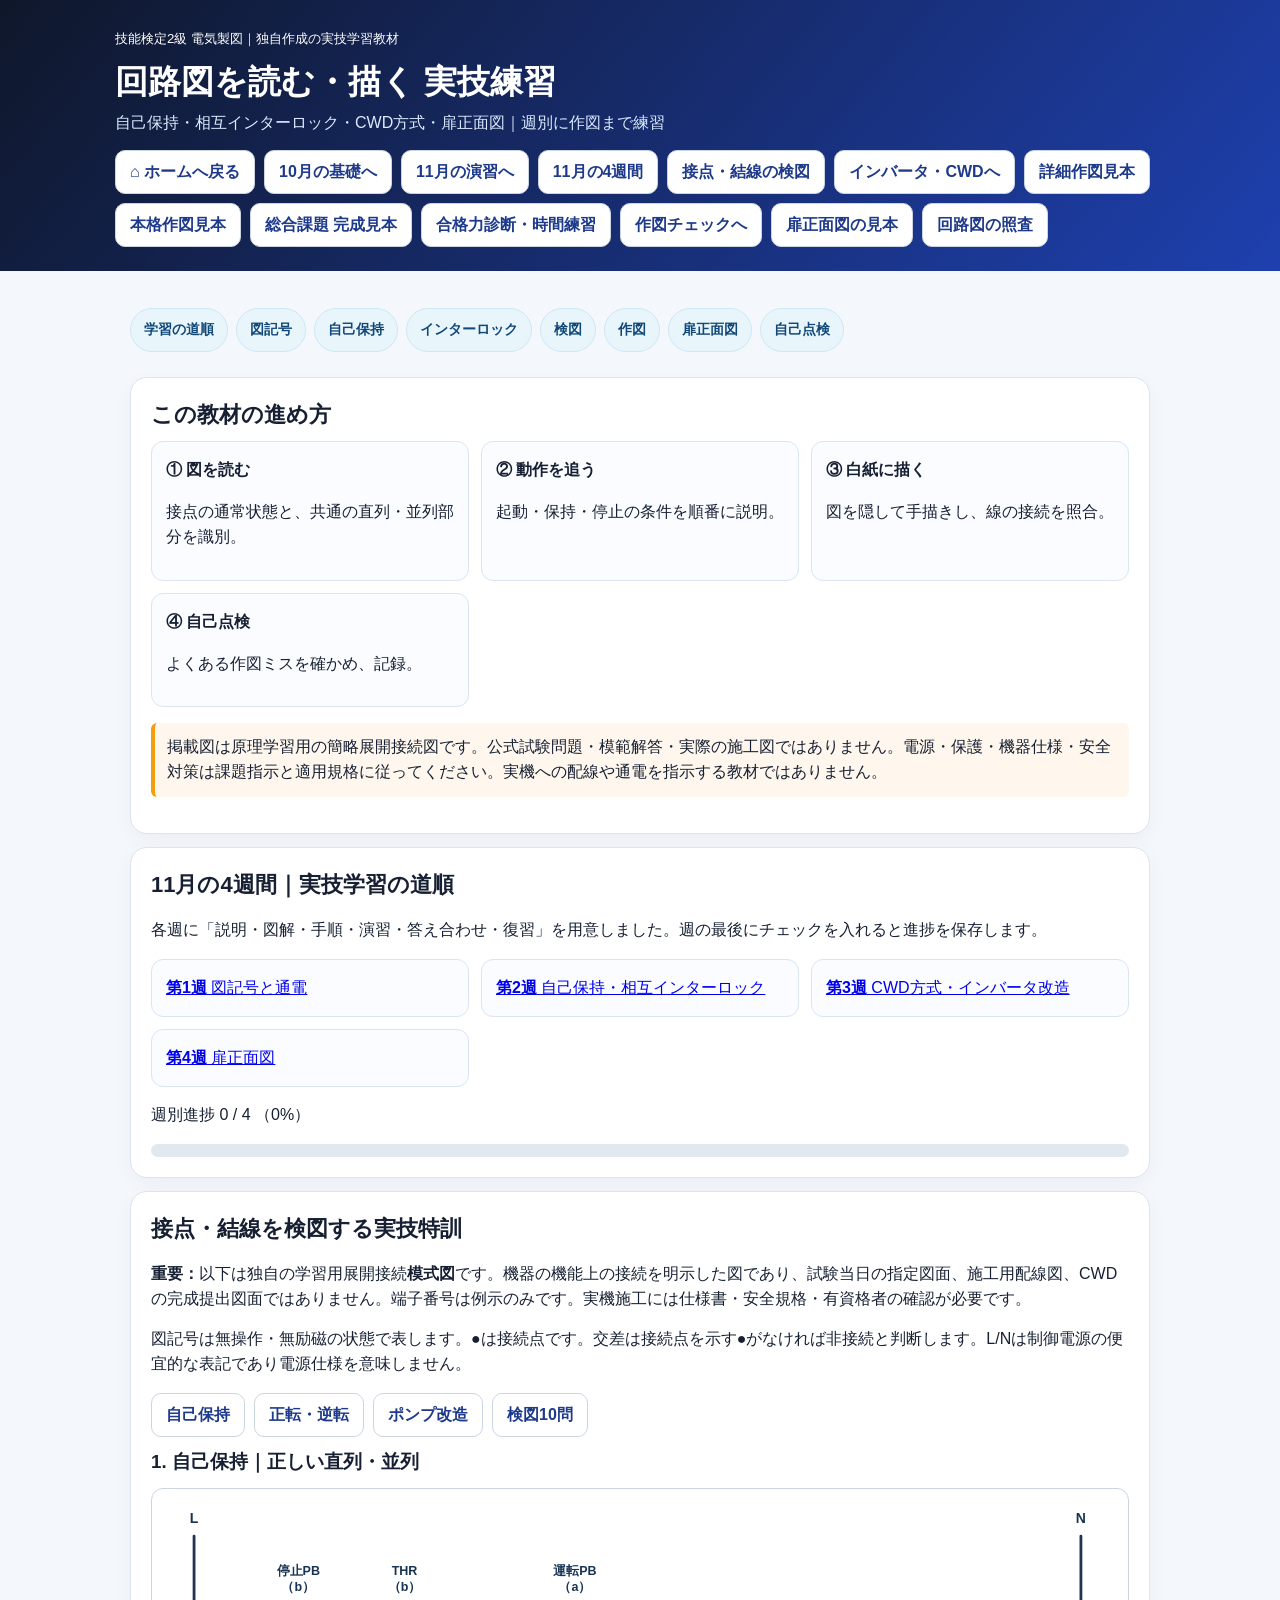
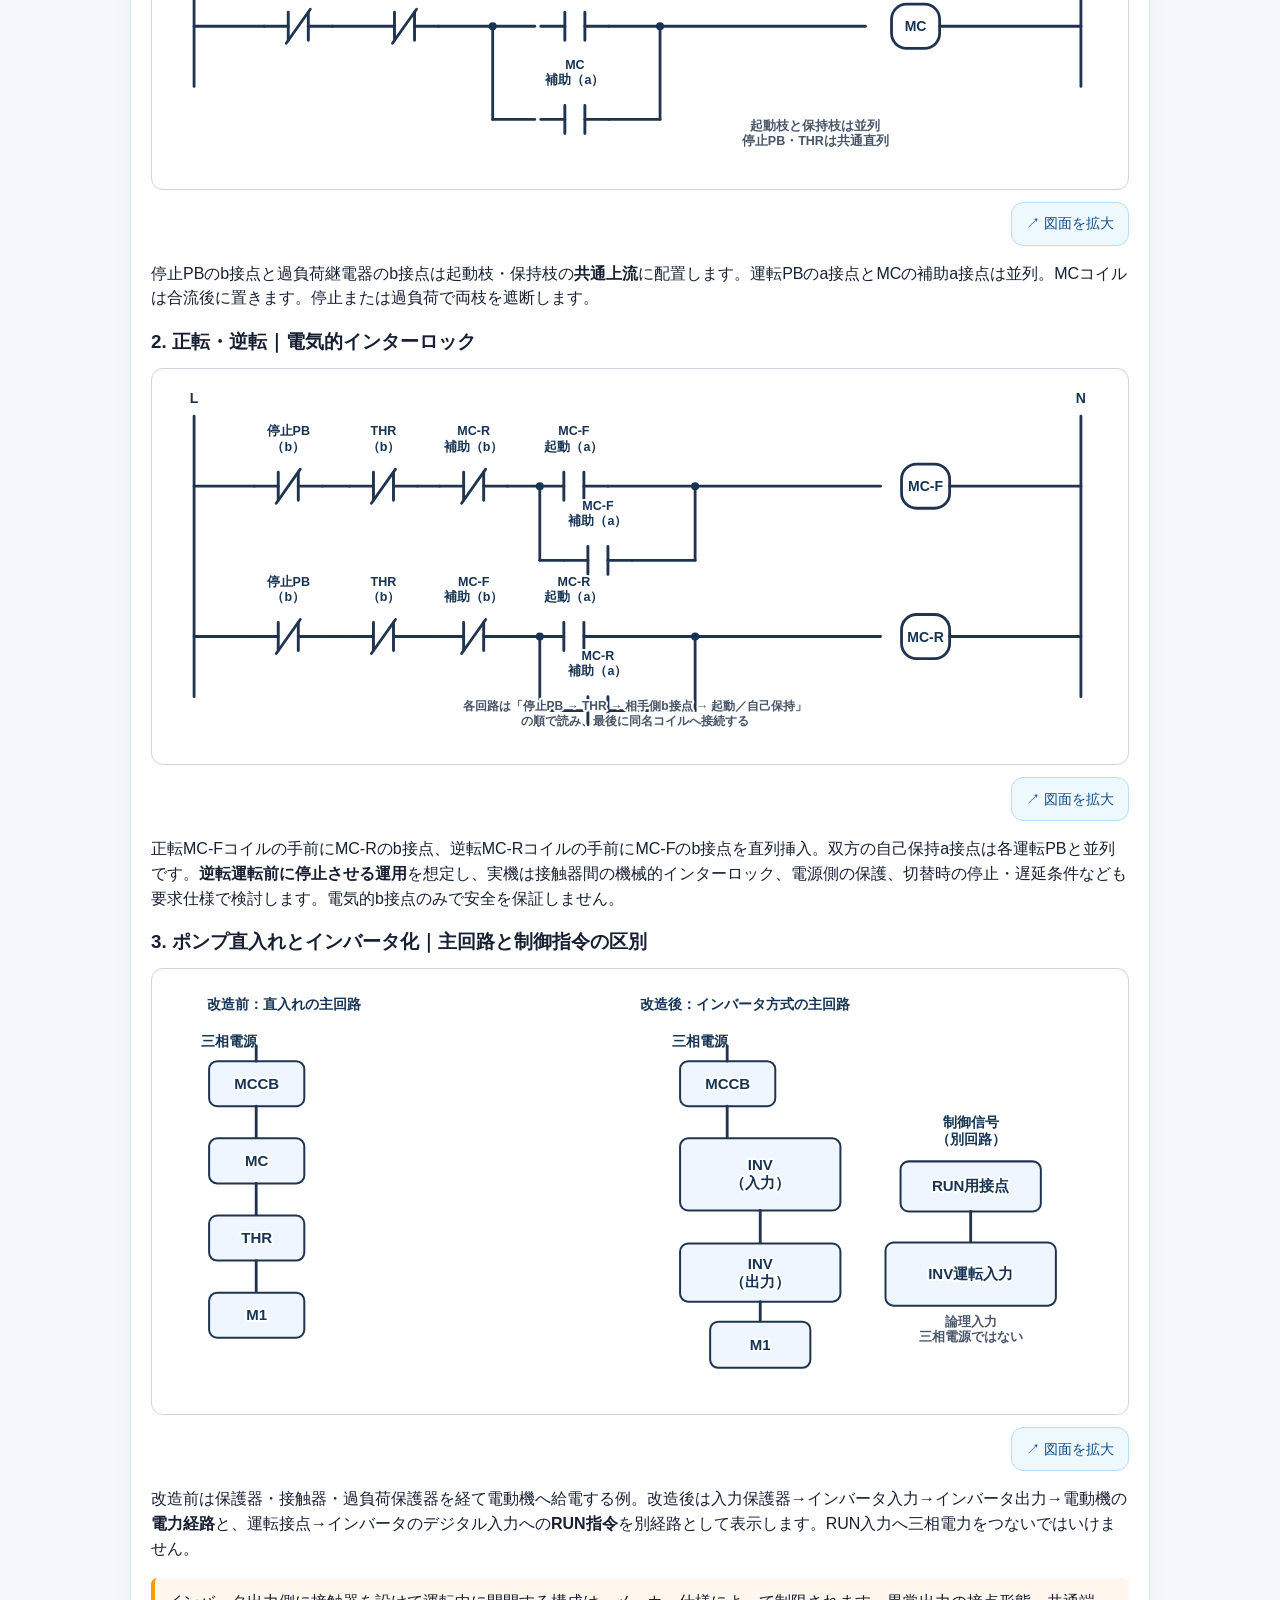
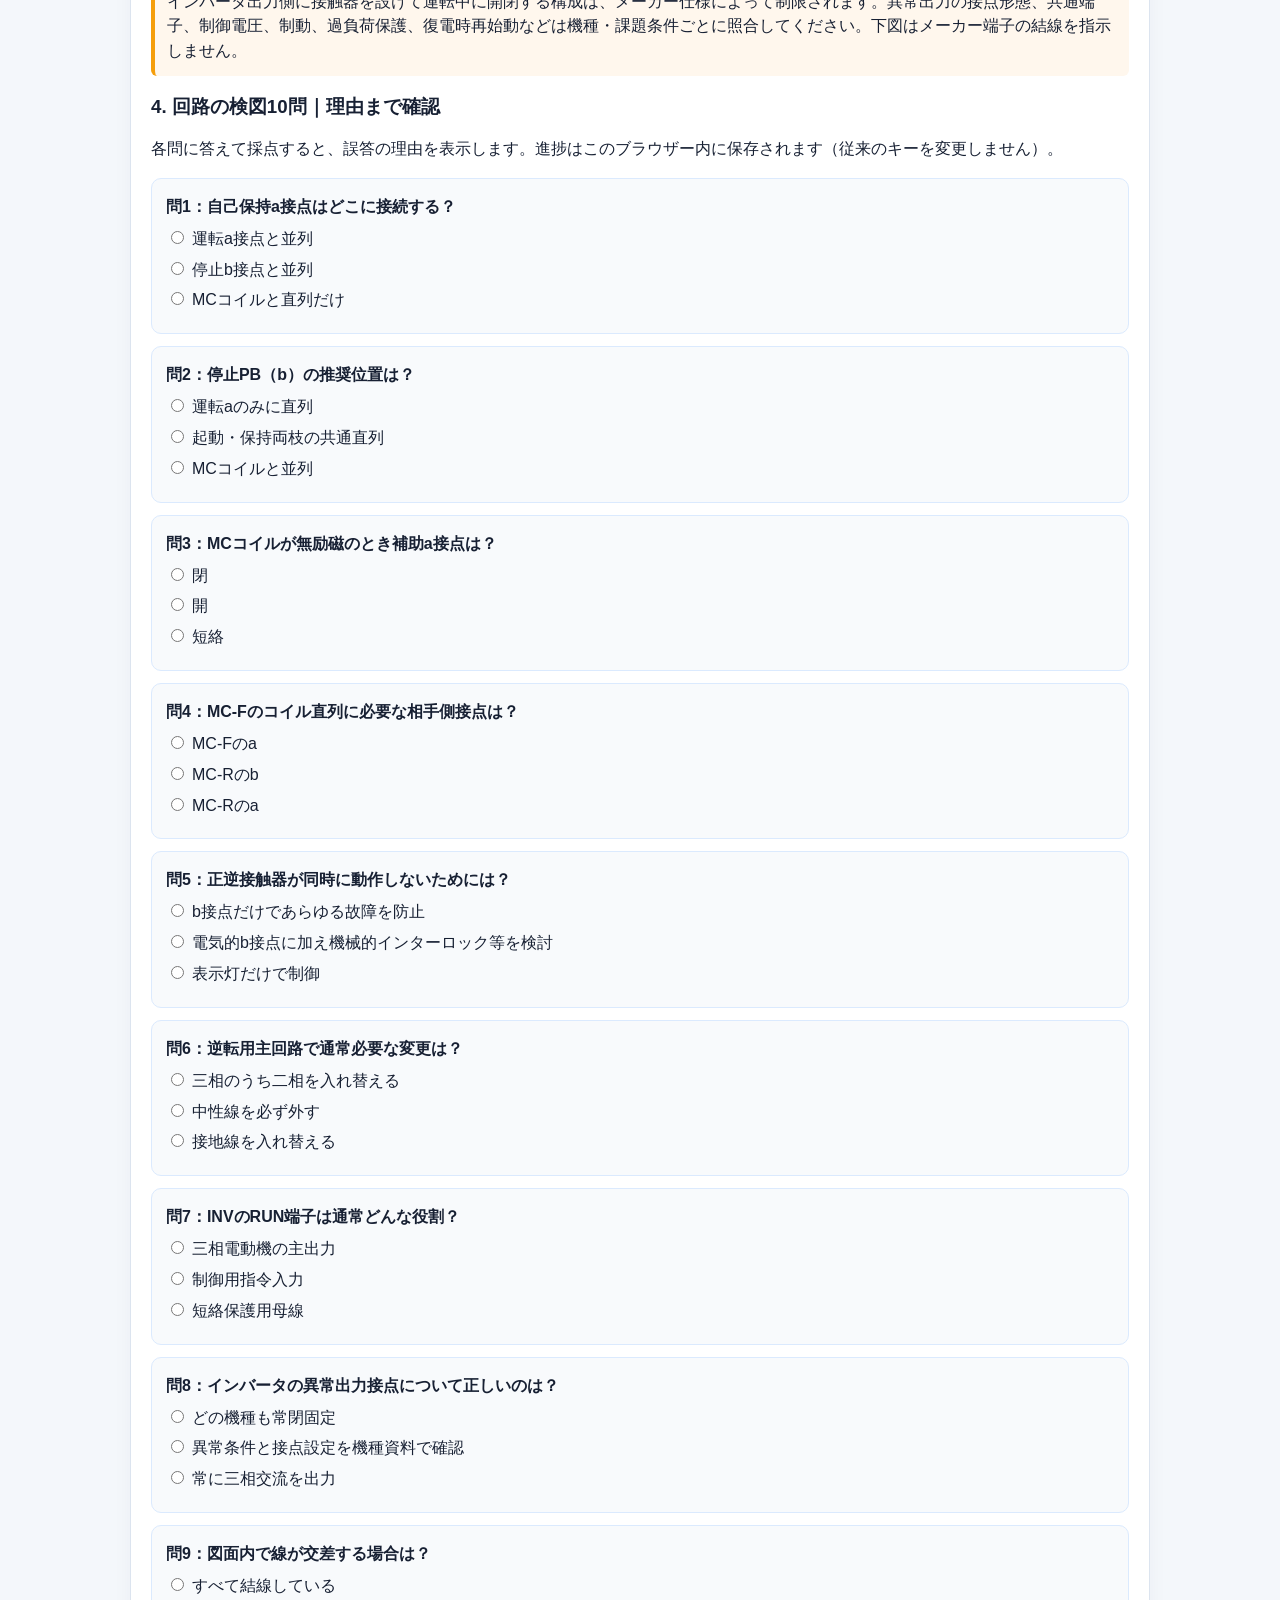
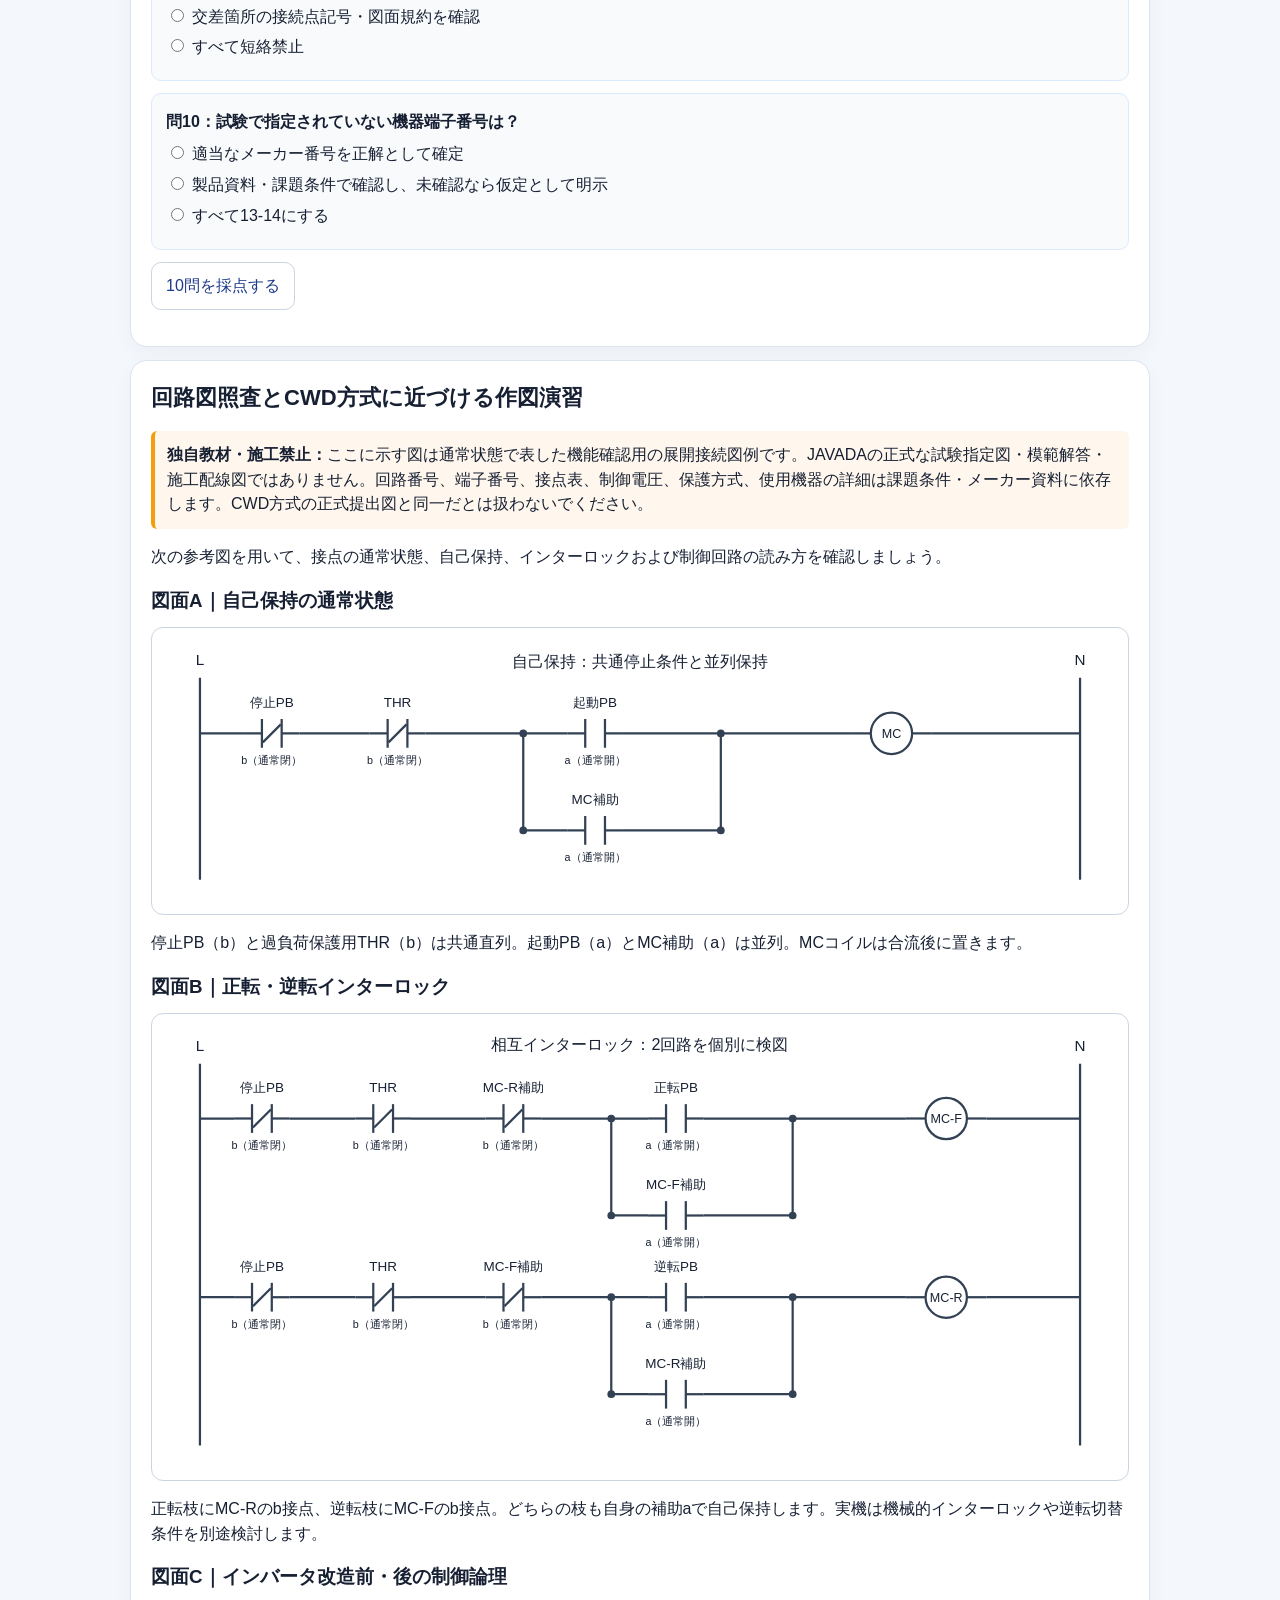
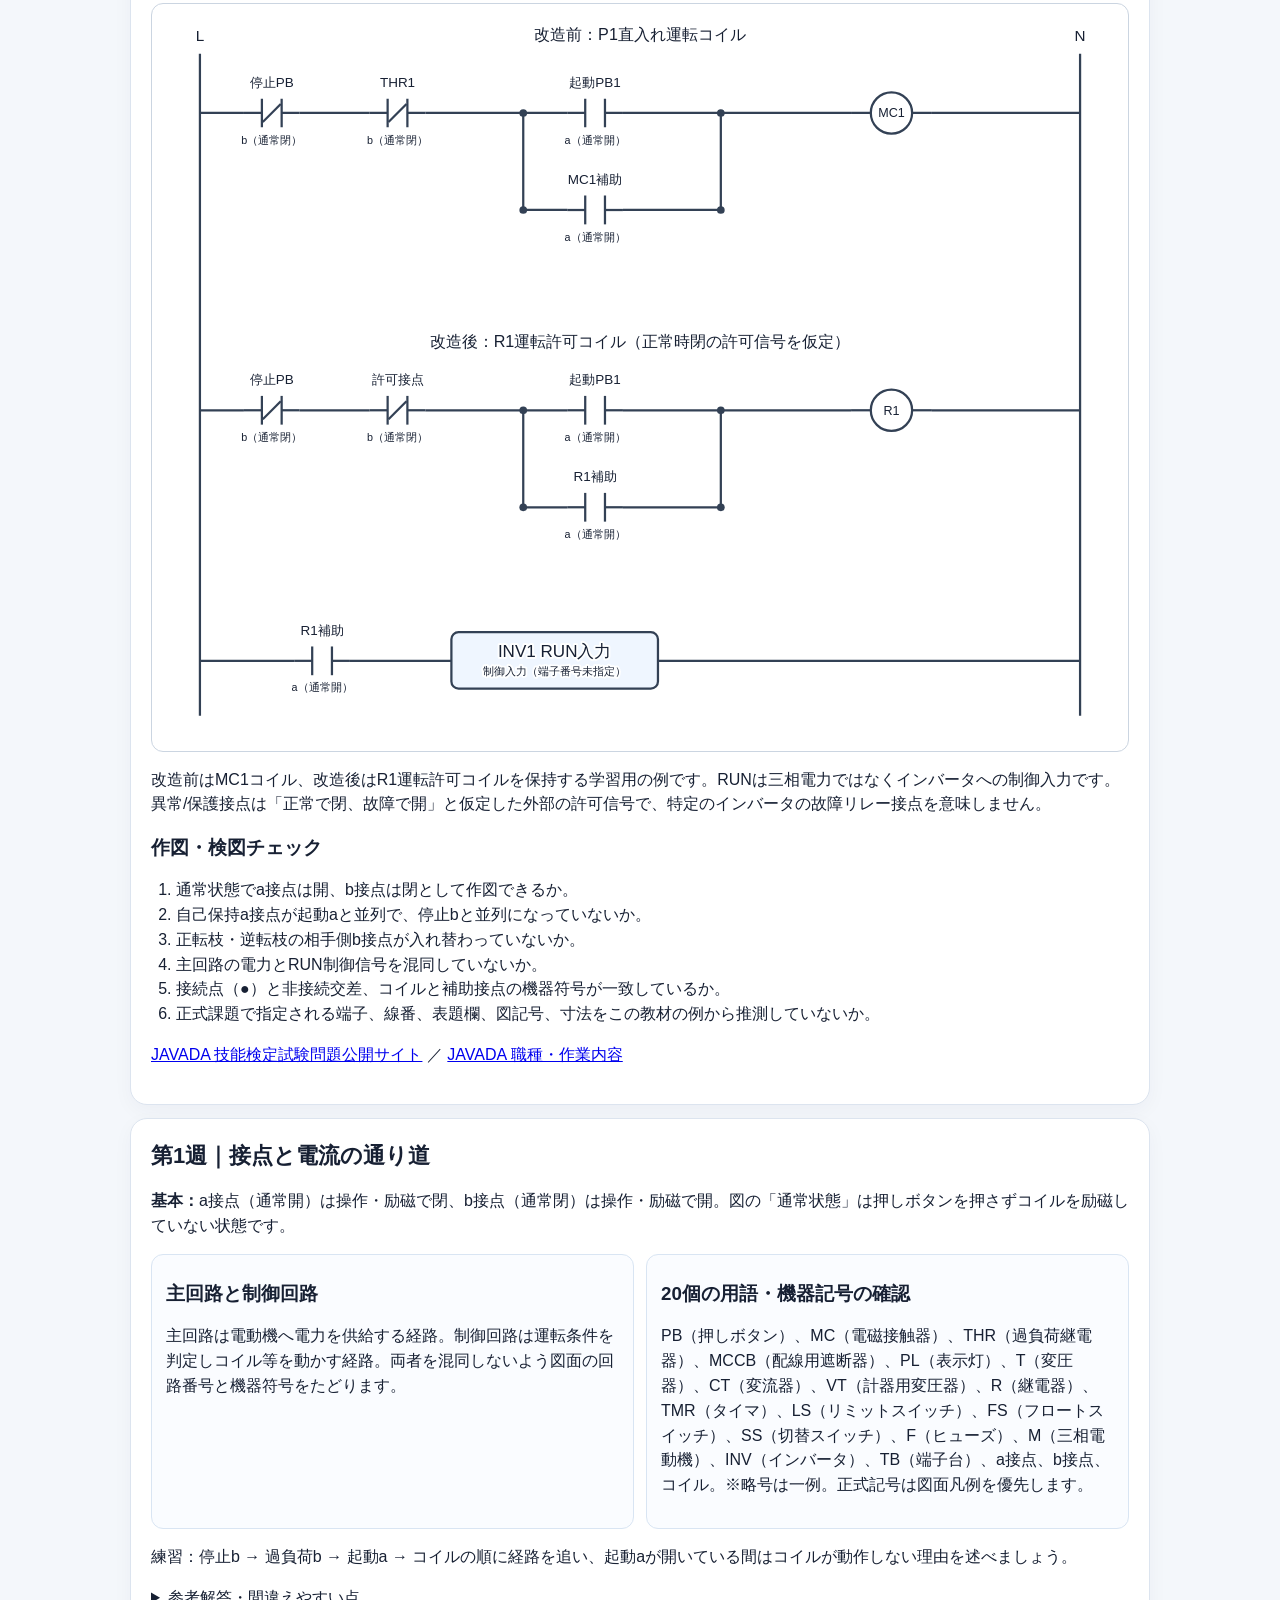
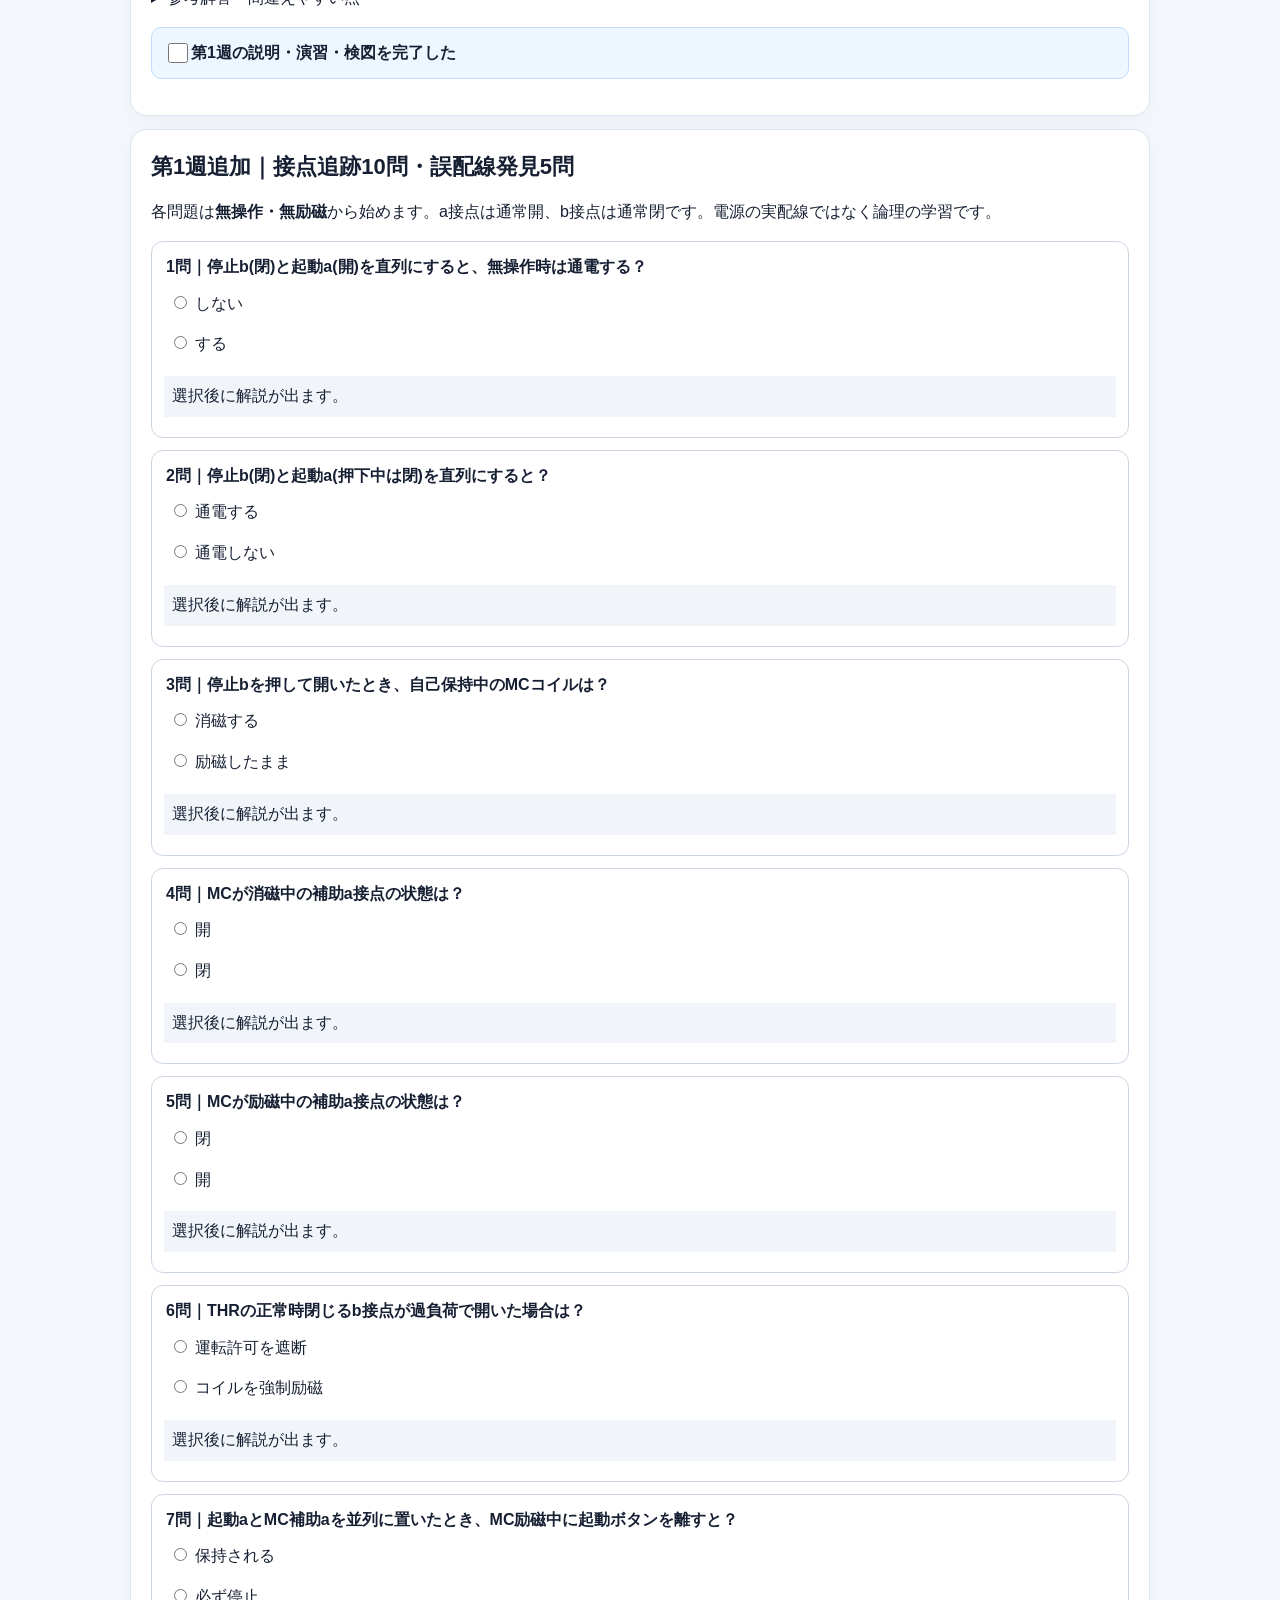
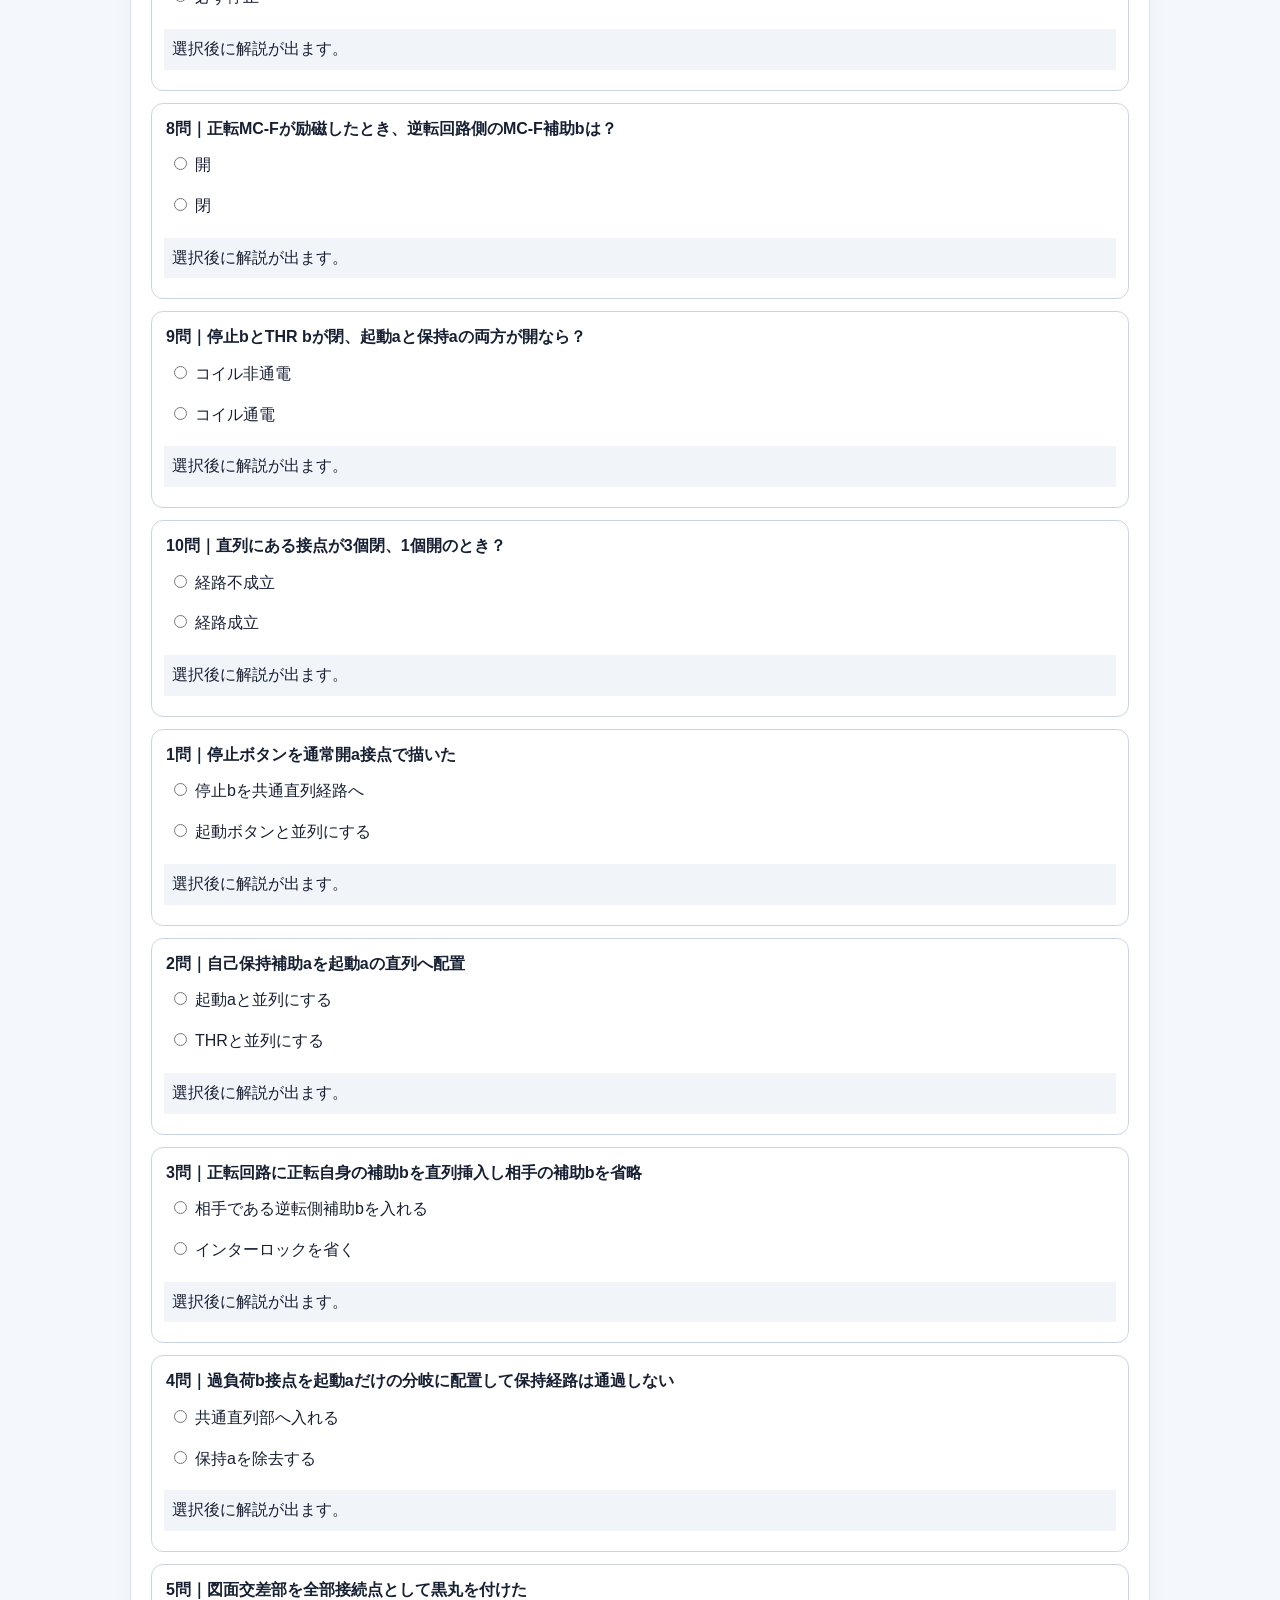
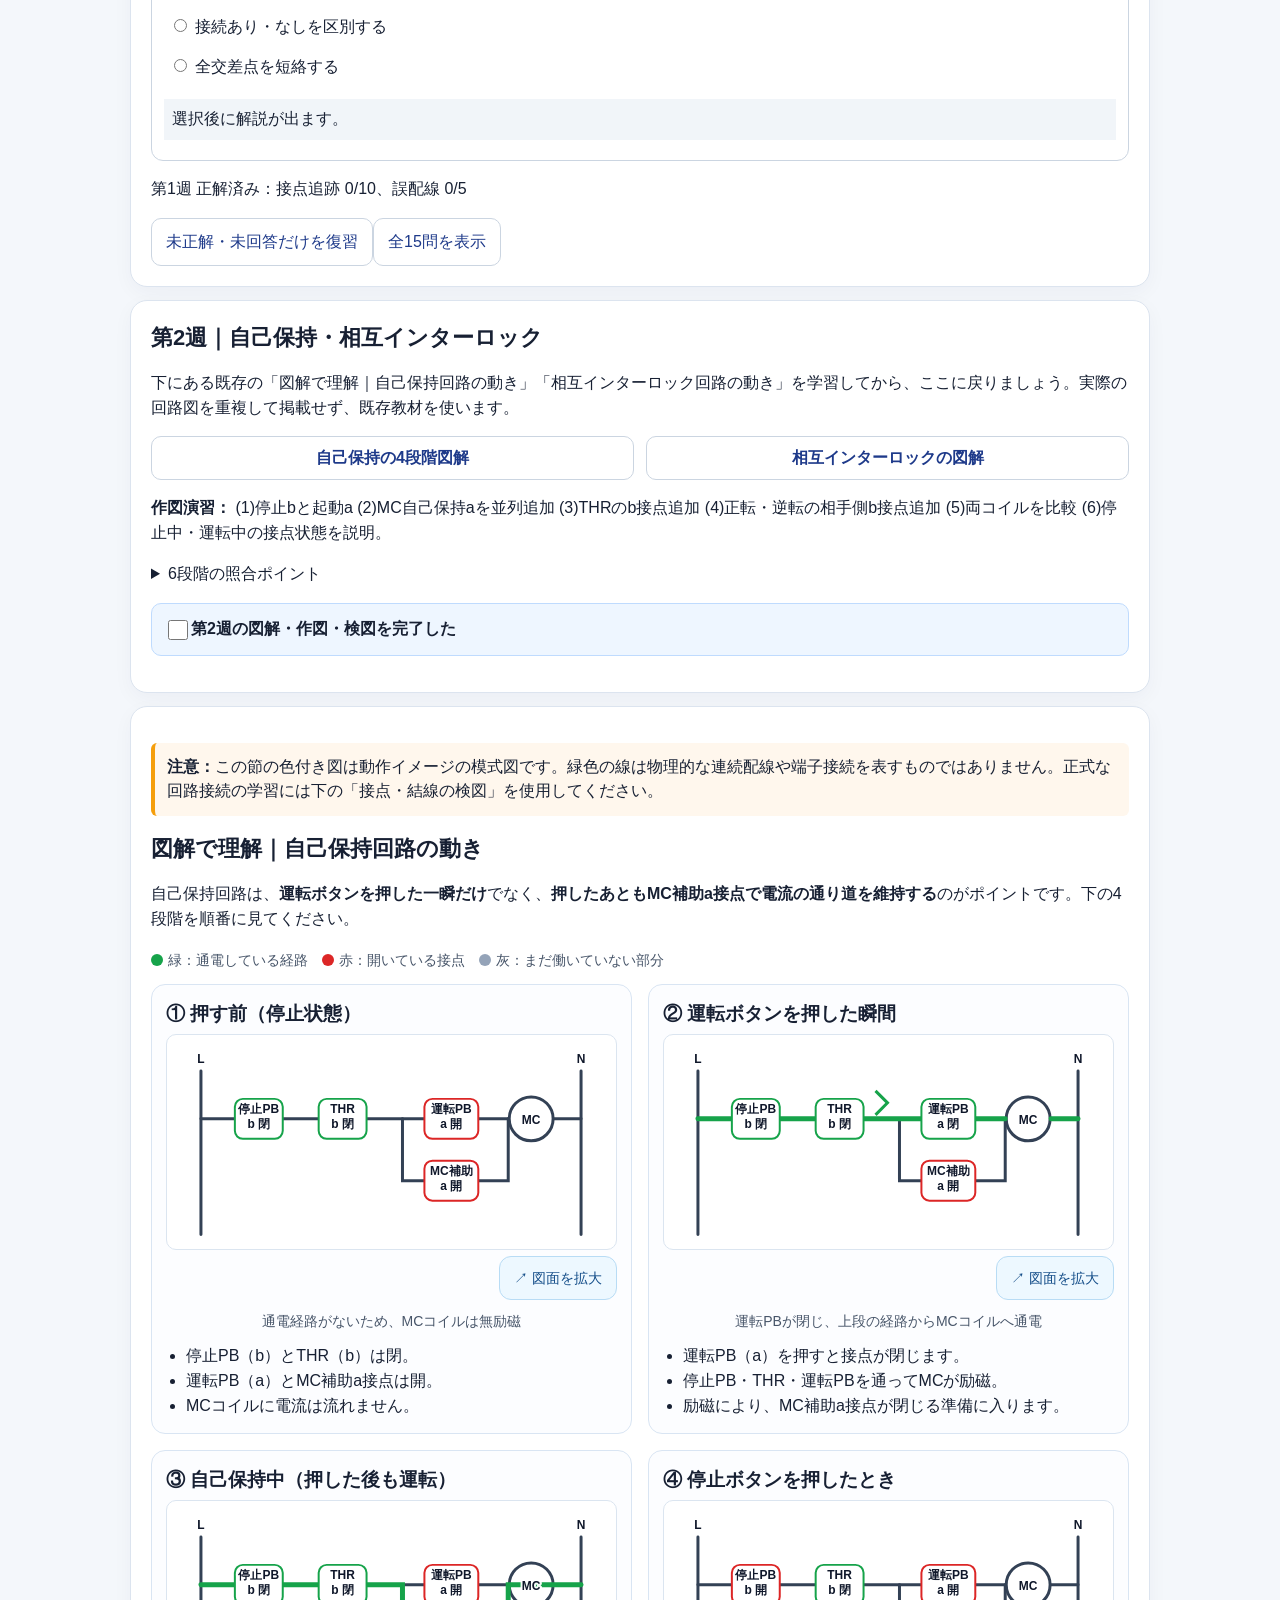
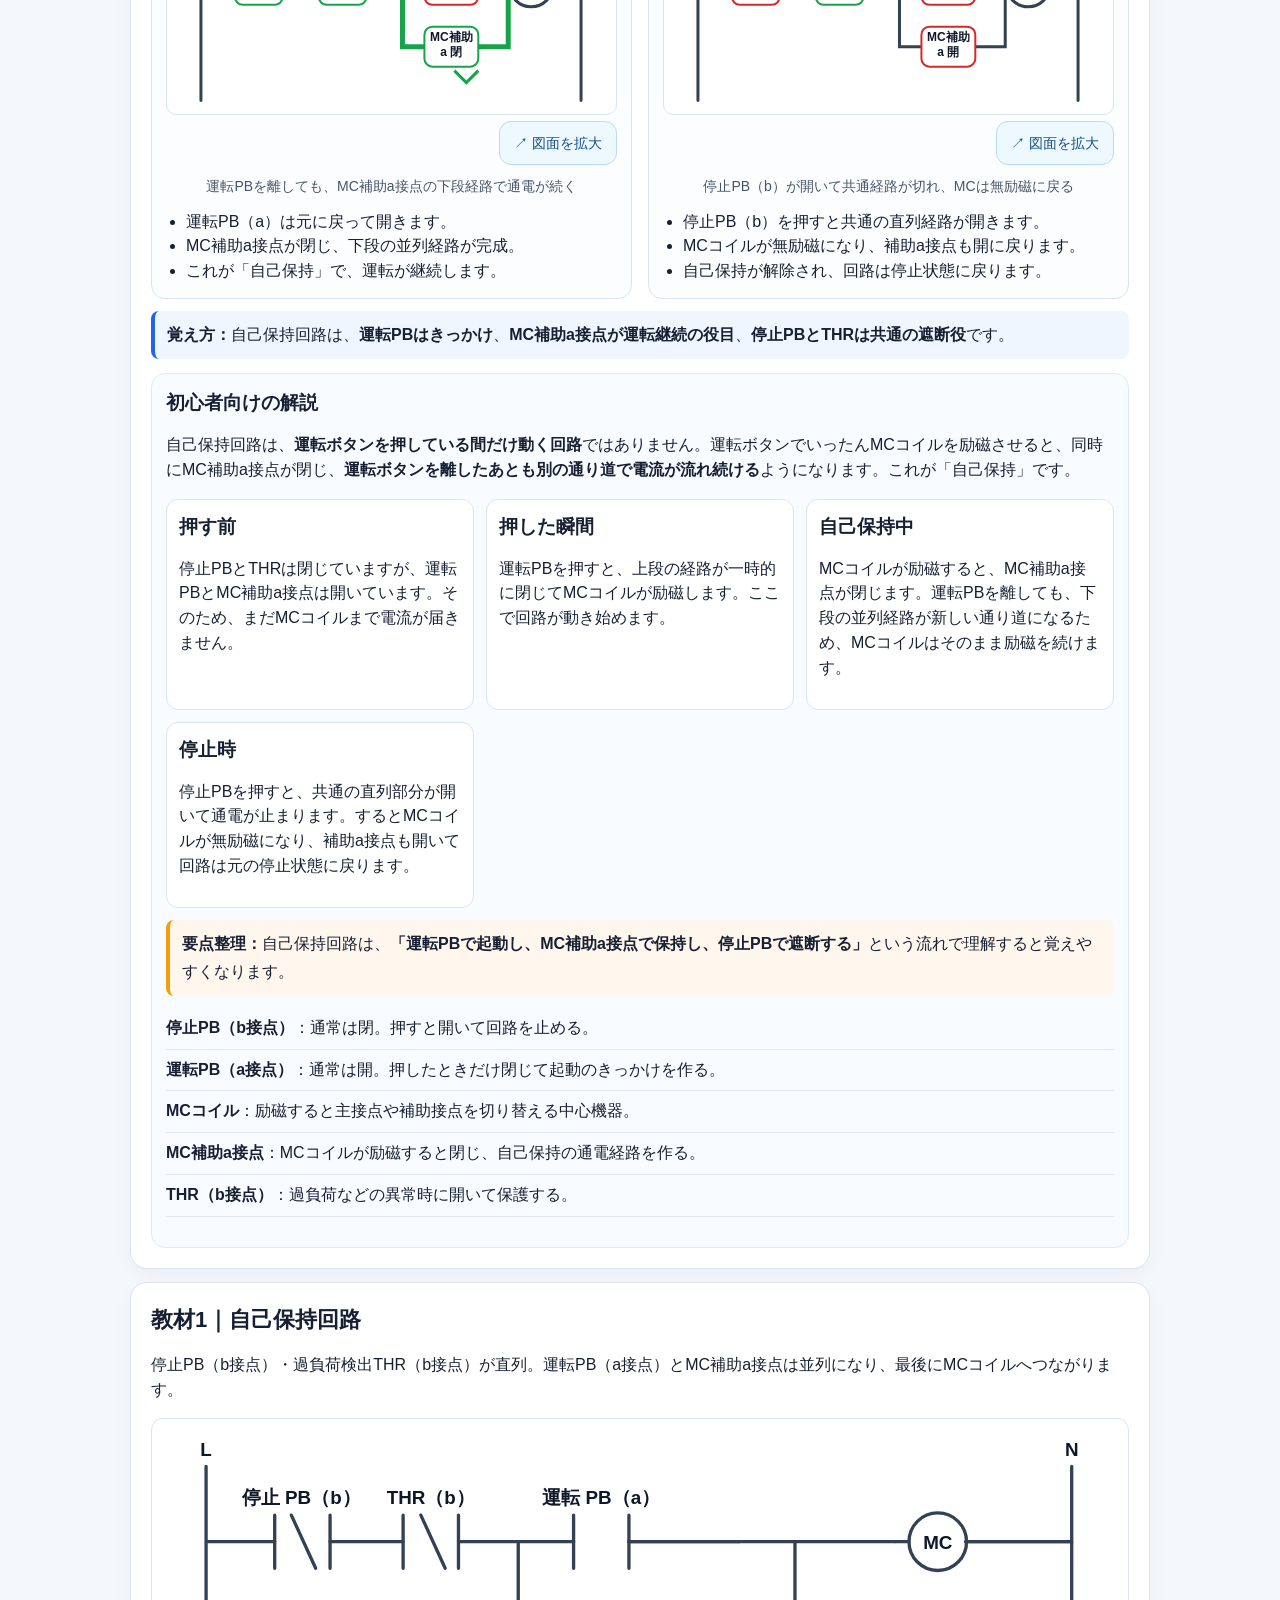
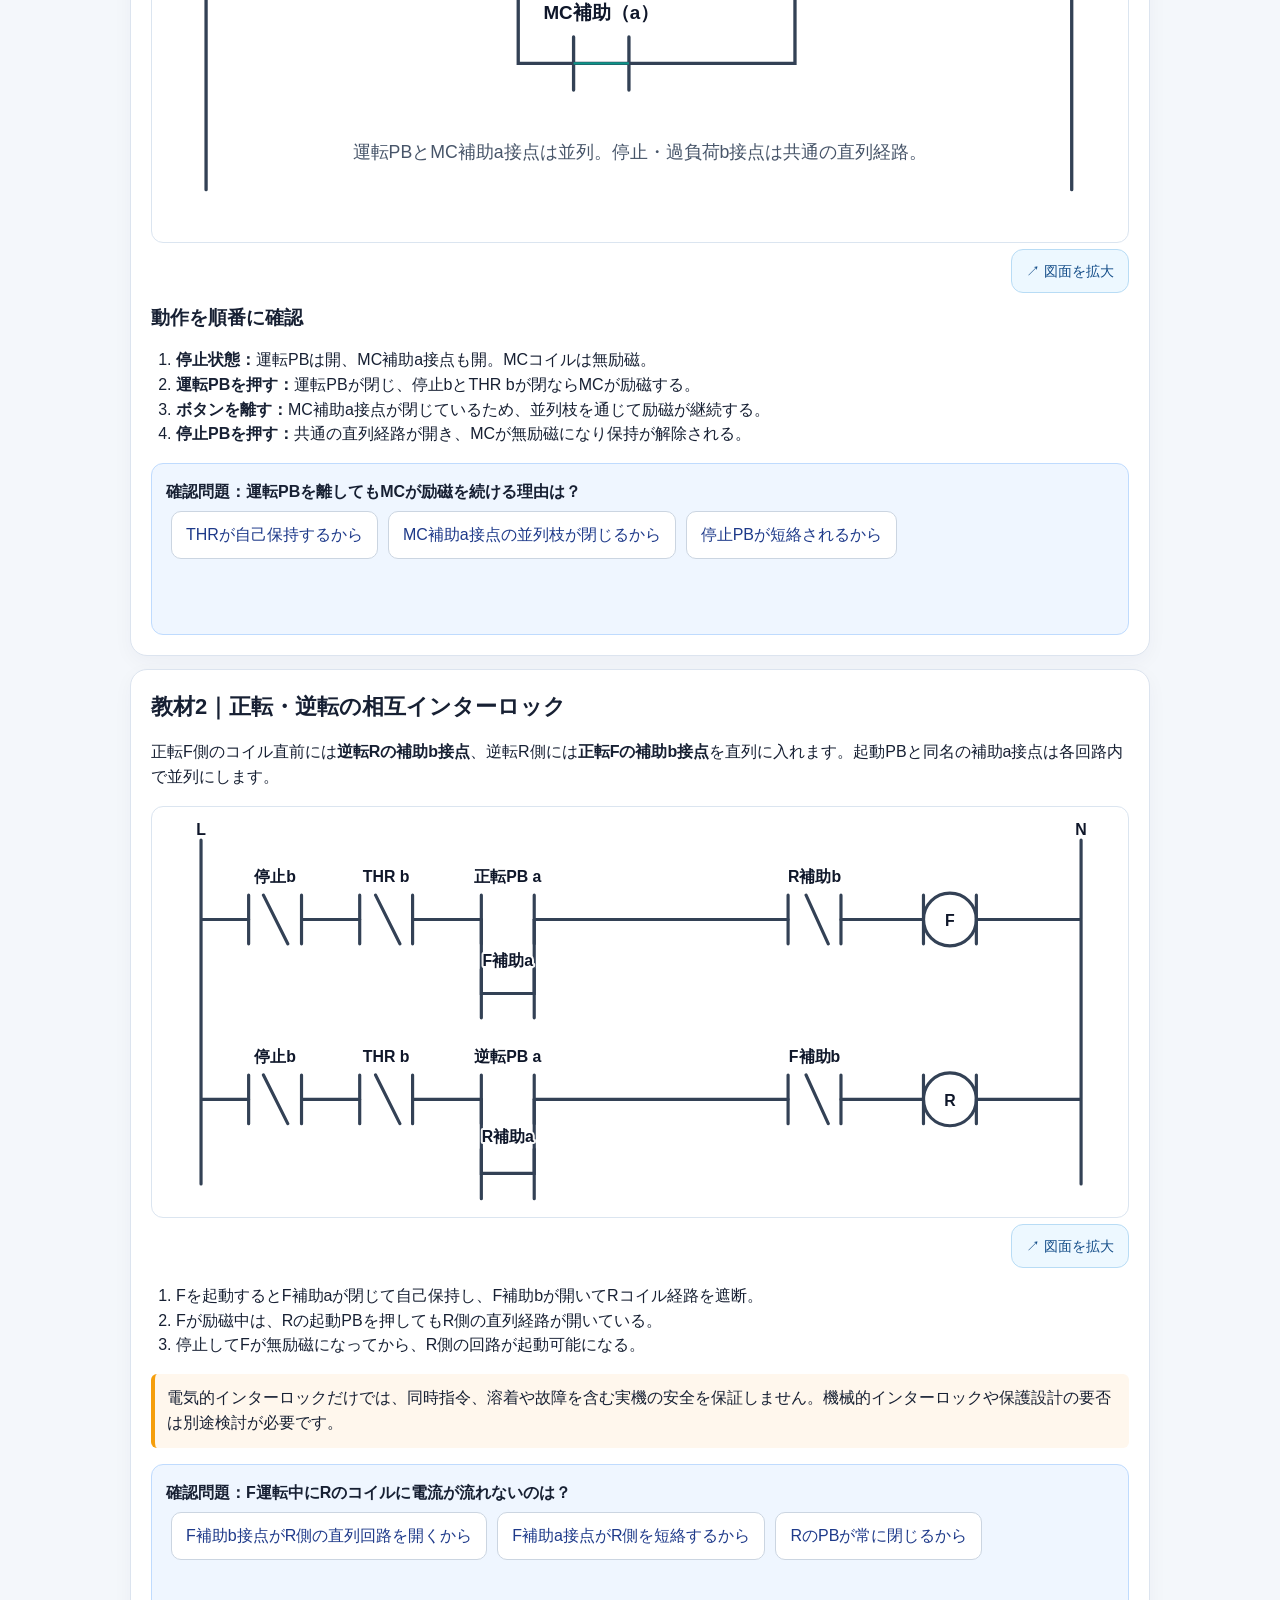
<file: practical-study.html>
<!doctype html>
<html lang="ja"><head><meta charset="utf-8"><meta name="viewport" content="width=device-width, initial-scale=1"><meta name="theme-color" content="#0f172a"><title>実技・回路図作図練習｜技能検定2級 電気製図</title>
<link rel="stylesheet" href="assets/css/practical-study.css">


</head><body class="practical-study-page">
<header><div style="max-width:1050px;margin:auto"><small>技能検定2級 電気製図｜独自作成の実技学習教材</small><h1>回路図を読む・描く 実技練習</h1><p>自己保持・相互インターロック・CWD方式・扉正面図｜週別に作図まで練習</p><nav><a class="btn" href="practical.html">⌂ ホームへ戻る</a><a class="btn" href="october.html">10月の基礎へ</a><a class="btn" href="november.html">11月の演習へ</a><a class="btn" href="#weekly">11月の4週間</a><a class="btn" href="#validatedV12">接点・結線の検図</a><a class="btn" href="#week3">インバータ・CWDへ</a><a class="btn" href="#modeldrawings">詳細作図見本</a><a class="btn" href="#pro-models">本格作図見本</a><a class="btn" href="#complete-models">総合課題 完成見本</a><a class="btn" href="#examFocusV11">合格力診断・時間練習</a><a class="btn" href="#practice">作図チェックへ</a></nav></div></header>
<main>
<section class="card"><h2>この教材の進め方</h2><div class="grid"><div class="step"><b>① 図を読む</b><p>接点の通常状態と、共通の直列・並列部分を識別。</p></div><div class="step"><b>② 動作を追う</b><p>起動・保持・停止の条件を順番に説明。</p></div><div class="step"><b>③ 白紙に描く</b><p>図を隠して手描きし、線の接続を照合。</p></div><div class="step"><b>④ 自己点検</b><p>よくある作図ミスを確かめ、記録。</p></div></div><p class="alert">掲載図は原理学習用の簡略展開接続図です。公式試験問題・模範解答・実際の施工図ではありません。電源・保護・機器仕様・安全対策は課題指示と適用規格に従ってください。実機への配線や通電を指示する教材ではありません。</p></section>
<section class="card" id="weekly"><h2>11月の4週間｜実技学習の道順</h2><p>各週に「説明・図解・手順・演習・答え合わせ・復習」を用意しました。週の最後にチェックを入れると進捗を保存します。</p><div class="grid"><div class="step"><a href="#week1"><b>第1週</b> 図記号と通電</a></div><div class="step"><a href="#week2"><b>第2週</b> 自己保持・相互インターロック</a></div><div class="step"><a href="#week3"><b>第3週</b> CWD方式・インバータ改造</a></div><div class="step"><a href="#week4"><b>第4週</b> 扉正面図</a></div></div><p id="weeklyProgress" role="status">週別進捗 0 / 4</p><div class="progress" role="progressbar" aria-label="週別実技進捗" aria-valuemin="0" aria-valuemax="100" aria-valuenow="0" id="weeklyBarBox"><div class="bar" id="weeklyBar"></div></div></section>
<section class="card" id="validatedV12"><h2>接点・結線を検図する実技特訓</h2>
<p><strong>重要：</strong>以下は独自の学習用展開接続<strong>模式図</strong>です。機器の機能上の接続を明示した図であり、試験当日の指定図面、施工用配線図、CWDの完成提出図面ではありません。端子番号は例示のみです。実機施工には仕様書・安全規格・有資格者の確認が必要です。</p>
<p>図記号は無操作・無励磁の状態で表します。●は接続点です。交差は接続点を示す●がなければ非接続と判断します。L/Nは制御電源の便宜的な表記であり電源仕様を意味しません。</p>
<nav><a class="btn" href="#v12hold">自己保持</a><a class="btn" href="#v12reverse">正転・逆転</a><a class="btn" href="#v12inv">ポンプ改造</a><a class="btn" href="#v12quiz">検図10問</a></nav>
<div id="v12hold"><h3>1. 自己保持｜正しい直列・並列</h3><div class="v12-diagram" id="v12svgHold"></div>
<p>停止PBのb接点と過負荷継電器のb接点は起動枝・保持枝の<strong>共通上流</strong>に配置します。運転PBのa接点とMCの補助a接点は並列。MCコイルは合流後に置きます。停止または過負荷で両枝を遮断します。</p></div>
<div id="v12reverse"><h3>2. 正転・逆転｜電気的インターロック</h3><div class="v12-diagram" id="v12svgReverse"></div>
<p>正転MC-Fコイルの手前にMC-Rのb接点、逆転MC-Rコイルの手前にMC-Fのb接点を直列挿入。双方の自己保持a接点は各運転PBと並列です。<strong>逆転運転前に停止させる運用</strong>を想定し、実機は接触器間の機械的インターロック、電源側の保護、切替時の停止・遅延条件なども要求仕様で検討します。電気的b接点のみで安全を保証しません。</p></div>
<div id="v12inv"><h3>3. ポンプ直入れとインバータ化｜主回路と制御指令の区別</h3><div class="v12-diagram" id="v12svgInv"></div>
<p>改造前は保護器・接触器・過負荷保護器を経て電動機へ給電する例。改造後は入力保護器→インバータ入力→インバータ出力→電動機の<strong>電力経路</strong>と、運転接点→インバータのデジタル入力への<strong>RUN指令</strong>を別経路として表示します。RUN入力へ三相電力をつないではいけません。</p>
<p class="alert">インバータ出力側に接触器を設けて運転中に開閉する構成は、メーカー仕様によって制限されます。異常出力の接点形態、共通端子、制御電圧、制動、過負荷保護、復電時再始動などは機種・課題条件ごとに照合してください。下図はメーカー端子の結線を指示しません。</p></div>
<div id="v12quiz"><h3>4. 回路の検図10問｜理由まで確認</h3><p>各問に答えて採点すると、誤答の理由を表示します。進捗はこのブラウザー内に保存されます（従来のキーを変更しません）。</p><div id="v12questions"></div><button type="button" id="v12score">10問を採点する</button><p id="v12result" role="status" aria-live="polite"></p></div>
</section>
<section class="card" id="week1"><h2>第1週｜接点と電流の通り道</h2><p><b>基本：</b>a接点（通常開）は操作・励磁で閉、b接点（通常閉）は操作・励磁で開。図の「通常状態」は押しボタンを押さずコイルを励磁していない状態です。</p><div class="grid"><div class="step"><h3>主回路と制御回路</h3><p>主回路は電動機へ電力を供給する経路。制御回路は運転条件を判定しコイル等を動かす経路。両者を混同しないよう図面の回路番号と機器符号をたどります。</p></div><div class="step"><h3>20個の用語・機器記号の確認</h3><p>PB（押しボタン）、MC（電磁接触器）、THR（過負荷継電器）、MCCB（配線用遮断器）、PL（表示灯）、T（変圧器）、CT（変流器）、VT（計器用変圧器）、R（継電器）、TMR（タイマ）、LS（リミットスイッチ）、FS（フロートスイッチ）、SS（切替スイッチ）、F（ヒューズ）、M（三相電動機）、INV（インバータ）、TB（端子台）、a接点、b接点、コイル。※略号は一例。正式記号は図面凡例を優先します。</p></div></div><p>練習：停止b → 過負荷b → 起動a → コイルの順に経路を追い、起動aが開いている間はコイルが動作しない理由を述べましょう。</p><details><summary>参考解答・間違えやすい点</summary><p>起動aが通常開なので、直列経路は途中で切れています。停止bと過負荷bが閉でもコイルに通電しません。直列に1つでも開接点があれば経路は成立しません。</p></details><label class="weekcheck"><input type="checkbox" data-week="1">第1週の説明・演習・検図を完了した</label></section>

<section class="card" id="contact-drills"><h2>第1週追加｜接点追跡10問・誤配線発見5問</h2><p>各問題は<b>無操作・無励磁</b>から始めます。a接点は通常開、b接点は通常閉です。電源の実配線ではなく論理の学習です。</p><div id="traceQuestions"></div><div id="wiringQuestions"></div><p id="firstWeekScore" aria-live="polite"></p><button type="button" id="firstWeekReview">未正解・未回答だけを復習</button><button type="button" id="firstWeekAll">全15問を表示</button></section>
<section class="card" id="week2"><h2>第2週｜自己保持・相互インターロック</h2><p>下にある既存の「図解で理解｜自己保持回路の動き」「相互インターロック回路の動き」を学習してから、ここに戻りましょう。実際の回路図を重複して掲載せず、既存教材を使います。</p><div class="grid"><a class="btn" href="#self-visual">自己保持の4段階図解</a><a class="btn" href="#interlock-anchor">相互インターロックの図解</a></div><p><b>作図演習：</b> (1)停止bと起動a (2)MC自己保持aを並列追加 (3)THRのb接点追加 (4)正転・逆転の相手側b接点追加 (5)両コイルを比較 (6)停止中・運転中の接点状態を説明。</p><details><summary>6段階の照合ポイント</summary><p>停止b・THR bは共通直列、起動aと自身の補助aは並列、相手側の補助bはそれぞれ相手コイルの直列経路です。正転・逆転の同時励磁を許さない条件を検図します。</p></details><label class="weekcheck"><input type="checkbox" data-week="2">第2週の図解・作図・検図を完了した</label></section>
<section class="card" id="self-visual"><p class="alert"><strong>注意：</strong>この節の色付き図は動作イメージの模式図です。緑色の線は物理的な連続配線や端子接続を表すものではありません。正式な回路接続の学習には下の「接点・結線の検図」を使用してください。</p><h2>図解で理解｜自己保持回路の動き</h2><p>自己保持回路は、<b>運転ボタンを押した一瞬だけ</b>でなく、<b>押したあともMC補助a接点で電流の通り道を維持する</b>のがポイントです。下の4段階を順番に見てください。</p><div class="legend"><span><span class="dot" style="background:#16a34a"></span>緑：通電している経路</span><span><span class="dot" style="background:#dc2626"></span>赤：開いている接点</span><span><span class="dot" style="background:#94a3b8"></span>灰：まだ働いていない部分</span></div><div class="state-grid"><div class="state-card"><h3>① 押す前（停止状態）</h3><div class="mini-figure"><svg viewBox="0 0 430 194" xmlns="http://www.w3.org/2000/svg" role="img" aria-label="自己保持回路の停止状態"><g fill="none" stroke="#334155" stroke-width="3" stroke-linecap="round"><path d="M24 26 V190 M405 26 V190"/><path d="M24 74 H58 M106 74 H142 M190 74 H226 M226 74 H248 M302 74 H332 M378 74 H405"/><path d="M226 74 V136 H248 M302 136 H332 V74"/><circle cx="355" cy="74" r="22"/></g><g fill="#fff" stroke-width="2"><rect x="58" y="54" width="48" height="40" rx="8" stroke="#16a34a"/><rect x="142" y="54" width="48" height="40" rx="8" stroke="#16a34a"/><rect x="248" y="54" width="54" height="40" rx="8" stroke="#dc2626"/><rect x="248" y="116" width="54" height="40" rx="8" stroke="#dc2626"/></g><g font-size="12" text-anchor="middle" fill="#0f172a" font-weight="700"><text x="82" y="68">停止PB</text><text x="82" y="83">b 閉</text><text x="166" y="68">THR</text><text x="166" y="83">b 閉</text><text x="275" y="68">運転PB</text><text x="275" y="83">a 開</text><text x="275" y="130">MC補助</text><text x="275" y="145">a 開</text><text x="355" y="79">MC</text><text x="24" y="18">L</text><text x="405" y="18">N</text></g></svg></div><p class="self-state-caption">通電経路がないため、MCコイルは無励磁</p><ul><li>停止PB（b）とTHR（b）は閉。</li><li>運転PB（a）とMC補助a接点は開。</li><li>MCコイルに電流は流れません。</li></ul></div><div class="state-card"><h3>② 運転ボタンを押した瞬間</h3><div class="mini-figure"><svg viewBox="0 0 430 194" xmlns="http://www.w3.org/2000/svg" role="img" aria-label="運転ボタンを押した瞬間の自己保持回路"><g fill="none" stroke="#334155" stroke-width="3" stroke-linecap="round"><path d="M24 26 V190 M405 26 V190"/><path d="M24 74 H58 M106 74 H142 M190 74 H226 M226 74 H248 M302 74 H332 M378 74 H405"/><path d="M226 74 V136 H248 M302 136 H332 V74"/><circle cx="355" cy="74" r="22"/></g><g fill="none" stroke="#16a34a" stroke-width="5" stroke-linecap="round"><path d="M24 74 H332 M378 74 H405"/></g><g fill="#fff" stroke-width="2"><rect x="58" y="54" width="48" height="40" rx="8" stroke="#16a34a"/><rect x="142" y="54" width="48" height="40" rx="8" stroke="#16a34a"/><rect x="248" y="54" width="54" height="40" rx="8" stroke="#16a34a"/><rect x="248" y="116" width="54" height="40" rx="8" stroke="#dc2626"/></g><g font-size="12" text-anchor="middle" fill="#0f172a" font-weight="700"><text x="82" y="68">停止PB</text><text x="82" y="83">b 閉</text><text x="166" y="68">THR</text><text x="166" y="83">b 閉</text><text x="275" y="68">運転PB</text><text x="275" y="83">a 閉</text><text x="275" y="130">MC補助</text><text x="275" y="145">a 開</text><text x="355" y="79">MC</text><text x="24" y="18">L</text><text x="405" y="18">N</text></g><path d="M202 46 l12 12 l-12 12" fill="none" stroke="#16a34a" stroke-width="3"/></svg></div><p class="self-state-caption">運転PBが閉じ、上段の経路からMCコイルへ通電</p><ul><li>運転PB（a）を押すと接点が閉じます。</li><li>停止PB・THR・運転PBを通ってMCが励磁。</li><li>励磁により、MC補助a接点が閉じる準備に入ります。</li></ul></div><div class="state-card"><h3>③ 自己保持中（押した後も運転）</h3><div class="mini-figure"><svg viewBox="0 0 430 194" xmlns="http://www.w3.org/2000/svg" role="img" aria-label="自己保持中の自己保持回路"><g fill="none" stroke="#334155" stroke-width="3" stroke-linecap="round"><path d="M24 26 V190 M405 26 V190"/><path d="M24 74 H58 M106 74 H142 M190 74 H226 M226 74 H248 M302 74 H332 M378 74 H405"/><path d="M226 74 V136 H248 M302 136 H332 V74"/><circle cx="355" cy="74" r="22"/></g><g fill="none" stroke="#16a34a" stroke-width="5" stroke-linecap="round"><path d="M24 74 H226 V136 H332 V74 H405"/></g><g fill="#fff" stroke-width="2"><rect x="58" y="54" width="48" height="40" rx="8" stroke="#16a34a"/><rect x="142" y="54" width="48" height="40" rx="8" stroke="#16a34a"/><rect x="248" y="54" width="54" height="40" rx="8" stroke="#dc2626"/><rect x="248" y="116" width="54" height="40" rx="8" stroke="#16a34a"/></g><g font-size="12" text-anchor="middle" fill="#0f172a" font-weight="700"><text x="82" y="68">停止PB</text><text x="82" y="83">b 閉</text><text x="166" y="68">THR</text><text x="166" y="83">b 閉</text><text x="275" y="68">運転PB</text><text x="275" y="83">a 開</text><text x="275" y="130">MC補助</text><text x="275" y="145">a 閉</text><text x="355" y="79">MC</text><text x="24" y="18">L</text><text x="405" y="18">N</text></g><path d="M278 160 l12 12 l12 -12" fill="none" stroke="#16a34a" stroke-width="3"/></svg></div><p class="self-state-caption">運転PBを離しても、MC補助a接点の下段経路で通電が続く</p><ul><li>運転PB（a）は元に戻って開きます。</li><li>MC補助a接点が閉じ、下段の並列経路が完成。</li><li>これが「自己保持」で、運転が継続します。</li></ul></div><div class="state-card"><h3>④ 停止ボタンを押したとき</h3><div class="mini-figure"><svg viewBox="0 0 430 194" xmlns="http://www.w3.org/2000/svg" role="img" aria-label="停止ボタンを押したときの自己保持回路"><g fill="none" stroke="#334155" stroke-width="3" stroke-linecap="round"><path d="M24 26 V190 M405 26 V190"/><path d="M24 74 H58 M106 74 H142 M190 74 H226 M226 74 H248 M302 74 H332 M378 74 H405"/><path d="M226 74 V136 H248 M302 136 H332 V74"/><circle cx="355" cy="74" r="22"/></g><g fill="#fff" stroke-width="2"><rect x="58" y="54" width="48" height="40" rx="8" stroke="#dc2626"/><rect x="142" y="54" width="48" height="40" rx="8" stroke="#16a34a"/><rect x="248" y="54" width="54" height="40" rx="8" stroke="#dc2626"/><rect x="248" y="116" width="54" height="40" rx="8" stroke="#dc2626"/></g><g font-size="12" text-anchor="middle" fill="#0f172a" font-weight="700"><text x="82" y="68">停止PB</text><text x="82" y="83">b 開</text><text x="166" y="68">THR</text><text x="166" y="83">b 閉</text><text x="275" y="68">運転PB</text><text x="275" y="83">a 開</text><text x="275" y="130">MC補助</text><text x="275" y="145">a 開</text><text x="355" y="79">MC</text><text x="24" y="18">L</text><text x="405" y="18">N</text></g></svg></div><p class="self-state-caption">停止PB（b）が開いて共通経路が切れ、MCは無励磁に戻る</p><ul><li>停止PB（b）を押すと共通の直列経路が開きます。</li><li>MCコイルが無励磁になり、補助a接点も開に戻ります。</li><li>自己保持が解除され、回路は停止状態に戻ります。</li></ul></div></div><div class="callout"><b>覚え方：</b>自己保持回路は、<b>運転PBはきっかけ</b>、<b>MC補助a接点が運転継続の役目</b>、<b>停止PBとTHRは共通の遮断役</b>です。</div><div class="explain"><h3>初心者向けの解説</h3><p>自己保持回路は、<b>運転ボタンを押している間だけ動く回路</b>ではありません。運転ボタンでいったんMCコイルを励磁させると、同時にMC補助a接点が閉じ、<b>運転ボタンを離したあとも別の通り道で電流が流れ続ける</b>ようになります。これが「自己保持」です。</p><div class="explain-grid"><div class="explain-box"><h3>押す前</h3><p>停止PBとTHRは閉じていますが、運転PBとMC補助a接点は開いています。そのため、まだMCコイルまで電流が届きません。</p></div><div class="explain-box"><h3>押した瞬間</h3><p>運転PBを押すと、上段の経路が一時的に閉じてMCコイルが励磁します。ここで回路が動き始めます。</p></div><div class="explain-box"><h3>自己保持中</h3><p>MCコイルが励磁すると、MC補助a接点が閉じます。運転PBを離しても、下段の並列経路が新しい通り道になるため、MCコイルはそのまま励磁を続けます。</p></div><div class="explain-box"><h3>停止時</h3><p>停止PBを押すと、共通の直列部分が開いて通電が止まります。するとMCコイルが無励磁になり、補助a接点も開いて回路は元の停止状態に戻ります。</p></div></div><div class="keypoint"><b>要点整理：</b>自己保持回路は、<b>「運転PBで起動し、MC補助a接点で保持し、停止PBで遮断する」</b>という流れで理解すると覚えやすくなります。</div><ul class="terms"><li><b>停止PB（b接点）</b>：通常は閉。押すと開いて回路を止める。</li><li><b>運転PB（a接点）</b>：通常は開。押したときだけ閉じて起動のきっかけを作る。</li><li><b>MCコイル</b>：励磁すると主接点や補助接点を切り替える中心機器。</li><li><b>MC補助a接点</b>：MCコイルが励磁すると閉じ、自己保持の通電経路を作る。</li><li><b>THR（b接点）</b>：過負荷などの異常時に開いて保護する。</li></ul></div></section>
<section class="card" id="self"><h2>教材1｜自己保持回路</h2><p>停止PB（b接点）・過負荷検出THR（b接点）が直列。運転PB（a接点）とMC補助a接点は並列になり、最後にMCコイルへつながります。</p><div class="figure"><svg viewBox="0 0 860 360" role="img" aria-label="自己保持回路。停止b接点と過負荷リレーb接点が直列、運転a接点とMC補助a接点が並列、最後にMCコイルがある" xmlns="http://www.w3.org/2000/svg"><g fill="none" stroke="#334155" stroke-width="3" stroke-linecap="round"><path d="M38 32 V324 M820 32 V324 M38 100 H100 M150 100 H216 M266 100 H320 M320 100 H370 M420 100 H660 M724 100 H820"/><path d="M320 100 V210 H370 M420 210 H570 V100"/><path d="M370 100 H370 M420 100 H520"/><path d="M370 210 H420"/><path d="M660 100 H673 M725 100 H820"/><path d="M100 76 V124 M115 76 L137 124 M150 76 V124 M216 76 V124 M232 76 L254 124 M266 76 V124"/><path d="M370 76 V124 M420 76 V124 M370 186 V234 M420 186 V234"/><circle cx="699" cy="100" r="26"/></g><g font-size="17" text-anchor="middle" fill="#0f172a" font-weight="700"><text x="124" y="66">停止 PB（b）</text><text x="241" y="66">THR（b）</text><text x="395" y="66">運転 PB（a）</text><text x="395" y="170">MC補助（a）</text><text x="699" y="107">MC</text><text x="38" y="23">L</text><text x="820" y="23">N</text></g><g stroke="#0d9488" stroke-width="2" fill="none"><path d="M370 210 H420"/></g><text x="430" y="295" text-anchor="middle" font-size="16" fill="#475569">運転PBとMC補助a接点は並列。停止・過負荷b接点は共通の直列経路。</text></svg></div><h3>動作を順番に確認</h3><ol><li><b>停止状態：</b>運転PBは開、MC補助a接点も開。MCコイルは無励磁。</li><li><b>運転PBを押す：</b>運転PBが閉じ、停止bとTHR bが閉ならMCが励磁する。</li><li><b>ボタンを離す：</b>MC補助a接点が閉じているため、並列枝を通じて励磁が継続する。</li><li><b>停止PBを押す：</b>共通の直列経路が開き、MCが無励磁になり保持が解除される。</li></ol><div class="quiz" data-q="self"><strong>確認問題：運転PBを離してもMCが励磁を続ける理由は？</strong><div><button type="button" data-choice="0">THRが自己保持するから</button><button type="button" data-choice="1">MC補助a接点の並列枝が閉じるから</button><button type="button" data-choice="2">停止PBが短絡されるから</button></div><p class="feedback" aria-live="polite"></p></div></section>
<section class="card" id="interlock"><h2 id="interlock-anchor">教材2｜正転・逆転の相互インターロック</h2><p>正転F側のコイル直前には<b>逆転Rの補助b接点</b>、逆転R側には<b>正転Fの補助b接点</b>を直列に入れます。起動PBと同名の補助a接点は各回路内で並列にします。</p><div class="figure"><svg viewBox="0 0 900 365" role="img" aria-label="正転Fと逆転Rの相互インターロック。F側にR補助b接点、R側にF補助b接点を直列挿入した2段の制御回路" xmlns="http://www.w3.org/2000/svg"><g fill="none" stroke="#334155" stroke-width="3" stroke-linecap="round"><path d="M35 20 V345 M867 20 V345 M35 95 H80 M130 95 H185 M235 95 H300 M350 95 H590 M640 95 H718 M768 95 H867 M35 265 H80 M130 265 H185 M235 265 H300 M350 265 H590 M640 265 H718 M768 265 H867"/><path d="M300 95 V165 H350 V95 M300 265 V335 H350 V265"/><path d="M80 72 V118 M94 72 L117 118 M130 72 V118 M185 72 V118 M200 72 L223 118 M235 72 V118 M300 72 V118 M350 72 V118 M300 142 V188 M350 142 V188 M590 72 V118 M607 72 L628 118 M640 72 V118 M718 72 V118 M768 72 V118"/><path d="M80 242 V288 M94 242 L117 288 M130 242 V288 M185 242 V288 M200 242 L223 288 M235 242 V288 M300 242 V288 M350 242 V288 M300 312 V359 M350 312 V359 M590 242 V288 M607 242 L628 288 M640 242 V288 M718 242 V288 M768 242 V288"/><circle cx="743" cy="95" r="25"/><circle cx="743" cy="265" r="25"/></g><g font-size="15" font-weight="700" text-anchor="middle" fill="#0f172a"><text x="105" y="60">停止b</text><text x="210" y="60">THR b</text><text x="325" y="60">正転PB a</text><text x="325" y="139">F補助a</text><text x="615" y="60">R補助b</text><text x="743" y="101">F</text><text x="105" y="230">停止b</text><text x="210" y="230">THR b</text><text x="325" y="230">逆転PB a</text><text x="325" y="305">R補助a</text><text x="615" y="230">F補助b</text><text x="743" y="271">R</text><text x="35" y="15">L</text><text x="867" y="15">N</text></g></svg></div><ol><li>Fを起動するとF補助aが閉じて自己保持し、F補助bが開いてRコイル経路を遮断。</li><li>Fが励磁中は、Rの起動PBを押してもR側の直列経路が開いている。</li><li>停止してFが無励磁になってから、R側の回路が起動可能になる。</li></ol><p class="alert">電気的インターロックだけでは、同時指令、溶着や故障を含む実機の安全を保証しません。機械的インターロックや保護設計の要否は別途検討が必要です。</p><div class="quiz" data-q="inter"><strong>確認問題：F運転中にRのコイルに電流が流れないのは？</strong><div><button type="button" data-choice="0">F補助b接点がR側の直列回路を開くから</button><button type="button" data-choice="1">F補助a接点がR側を短絡するから</button><button type="button" data-choice="2">RのPBが常に閉じるから</button></div><p class="feedback" aria-live="polite"></p></div></section>
<section class="card" id="interlock-visual"><h2>図解で理解｜相互インターロック回路の動き</h2><p>正転用接触器Fと逆転用接触器Rを<b>同時に励磁させない</b>ため、F回路には<b>R補助b接点</b>、R回路には<b>F補助b接点</b>を直列に入れます。それぞれの起動PBには同名の補助a接点を並列に設け、自己保持します。</p><p class="note">図中の接点を表す四角枠は動作理解用の模式表示です。正式な作図では指定された電気用図記号・端子番号に従ってください。図は各状態が成立した後の静的な状態で、接触器の切替え途中を表すものではありません。</p><div class="legend"><span><span class="dot" style="background:#16a34a"></span>緑：通電経路・閉接点</span><span><span class="dot" style="background:#dc2626"></span>赤：開接点</span><span><span class="dot" style="background:#94a3b8"></span>灰：通電していない配線</span></div><div class="state-grid"><article class="state-card"><h3>① 停止状態</h3><div class="mini-figure"><svg viewBox="0 0 465 345" role="img" aria-label="正転Fと逆転Rの制御状態を示す模式回路図" xmlns="http://www.w3.org/2000/svg"><path d="M15 51 H450" fill="none" stroke="#cbd5e1" stroke-width="3"/><path d="M198 51 V124 H310 V51" fill="none" stroke="#cbd5e1" stroke-width="3"/><rect x="29" y="32" width="72" height="39" rx="6" fill="white" stroke="#16a34a" stroke-width="2"/><text x="65" y="48" font-size="11" text-anchor="middle" fill="#0f172a">停止b</text><text x="65" y="64" font-size="12" text-anchor="middle" font-weight="bold" fill="#16a34a">閉</text><rect x="114" y="32" width="72" height="39" rx="6" fill="white" stroke="#16a34a" stroke-width="2"/><text x="150" y="48" font-size="11" text-anchor="middle" fill="#0f172a">THR b</text><text x="150" y="64" font-size="12" text-anchor="middle" font-weight="bold" fill="#16a34a">閉</text><rect x="218" y="32" width="72" height="39" rx="6" fill="white" stroke="#dc2626" stroke-width="2"/><text x="254" y="48" font-size="11" text-anchor="middle" fill="#0f172a">正転PB</text><text x="254" y="64" font-size="12" text-anchor="middle" font-weight="bold" fill="#dc2626">開</text><rect x="218" y="105" width="72" height="39" rx="6" fill="white" stroke="#dc2626" stroke-width="2"/><text x="254" y="121" font-size="11" text-anchor="middle" fill="#0f172a">F補助a</text><text x="254" y="137" font-size="12" text-anchor="middle" font-weight="bold" fill="#dc2626">開</text><rect x="322" y="32" width="72" height="39" rx="6" fill="white" stroke="#16a34a" stroke-width="2"/><text x="358" y="48" font-size="11" text-anchor="middle" fill="#0f172a">R補助b</text><text x="358" y="64" font-size="12" text-anchor="middle" font-weight="bold" fill="#16a34a">閉</text><circle cx="420" cy="51" r="23" fill="white" stroke="#94a3b8" stroke-width="3"/><text x="420" y="56" text-anchor="middle" font-size="15" font-weight="bold">F</text><path d="M15 218 H450" fill="none" stroke="#cbd5e1" stroke-width="3"/><path d="M198 218 V291 H310 V218" fill="none" stroke="#cbd5e1" stroke-width="3"/><rect x="29" y="199" width="72" height="39" rx="6" fill="white" stroke="#16a34a" stroke-width="2"/><text x="65" y="215" font-size="11" text-anchor="middle" fill="#0f172a">停止b</text><text x="65" y="231" font-size="12" text-anchor="middle" font-weight="bold" fill="#16a34a">閉</text><rect x="114" y="199" width="72" height="39" rx="6" fill="white" stroke="#16a34a" stroke-width="2"/><text x="150" y="215" font-size="11" text-anchor="middle" fill="#0f172a">THR b</text><text x="150" y="231" font-size="12" text-anchor="middle" font-weight="bold" fill="#16a34a">閉</text><rect x="218" y="199" width="72" height="39" rx="6" fill="white" stroke="#dc2626" stroke-width="2"/><text x="254" y="215" font-size="11" text-anchor="middle" fill="#0f172a">逆転PB</text><text x="254" y="231" font-size="12" text-anchor="middle" font-weight="bold" fill="#dc2626">開</text><rect x="218" y="272" width="72" height="39" rx="6" fill="white" stroke="#dc2626" stroke-width="2"/><text x="254" y="288" font-size="11" text-anchor="middle" fill="#0f172a">R補助a</text><text x="254" y="304" font-size="12" text-anchor="middle" font-weight="bold" fill="#dc2626">開</text><rect x="322" y="199" width="72" height="39" rx="6" fill="white" stroke="#16a34a" stroke-width="2"/><text x="358" y="215" font-size="11" text-anchor="middle" fill="#0f172a">F補助b</text><text x="358" y="231" font-size="12" text-anchor="middle" font-weight="bold" fill="#16a34a">閉</text><circle cx="420" cy="218" r="23" fill="white" stroke="#94a3b8" stroke-width="3"/><text x="420" y="223" text-anchor="middle" font-size="15" font-weight="bold">R</text><text x="13" y="15" font-size="13">L</text><text x="444" y="15" font-size="13">N</text></svg></div><p>F・Rとも無励磁。両方の補助b接点は閉じていますが、正転・逆転PBが開いているためどちらのコイルも励磁しません。</p></article><article class="state-card"><h3>② 正転PBを押す</h3><div class="mini-figure"><svg viewBox="0 0 465 345" role="img" aria-label="正転Fと逆転Rの制御状態を示す模式回路図" xmlns="http://www.w3.org/2000/svg"><path d="M15 51 H450" fill="none" stroke="#cbd5e1" stroke-width="3"/><path d="M198 51 V124 H310 V51" fill="none" stroke="#cbd5e1" stroke-width="3"/><path d="M15 51 H198 V51 H310 V51 H450" fill="none" stroke="#16a34a" stroke-width="5" stroke-linecap="round"/><rect x="29" y="32" width="72" height="39" rx="6" fill="white" stroke="#16a34a" stroke-width="2"/><text x="65" y="48" font-size="11" text-anchor="middle" fill="#0f172a">停止b</text><text x="65" y="64" font-size="12" text-anchor="middle" font-weight="bold" fill="#16a34a">閉</text><rect x="114" y="32" width="72" height="39" rx="6" fill="white" stroke="#16a34a" stroke-width="2"/><text x="150" y="48" font-size="11" text-anchor="middle" fill="#0f172a">THR b</text><text x="150" y="64" font-size="12" text-anchor="middle" font-weight="bold" fill="#16a34a">閉</text><rect x="218" y="32" width="72" height="39" rx="6" fill="white" stroke="#16a34a" stroke-width="2"/><text x="254" y="48" font-size="11" text-anchor="middle" fill="#0f172a">正転PB</text><text x="254" y="64" font-size="12" text-anchor="middle" font-weight="bold" fill="#16a34a">閉</text><rect x="218" y="105" width="72" height="39" rx="6" fill="white" stroke="#16a34a" stroke-width="2"/><text x="254" y="121" font-size="11" text-anchor="middle" fill="#0f172a">F補助a</text><text x="254" y="137" font-size="12" text-anchor="middle" font-weight="bold" fill="#16a34a">閉</text><rect x="322" y="32" width="72" height="39" rx="6" fill="white" stroke="#16a34a" stroke-width="2"/><text x="358" y="48" font-size="11" text-anchor="middle" fill="#0f172a">R補助b</text><text x="358" y="64" font-size="12" text-anchor="middle" font-weight="bold" fill="#16a34a">閉</text><circle cx="420" cy="51" r="23" fill="white" stroke="#16a34a" stroke-width="3"/><text x="420" y="56" text-anchor="middle" font-size="15" font-weight="bold">F</text><path d="M15 218 H450" fill="none" stroke="#cbd5e1" stroke-width="3"/><path d="M198 218 V291 H310 V218" fill="none" stroke="#cbd5e1" stroke-width="3"/><rect x="29" y="199" width="72" height="39" rx="6" fill="white" stroke="#16a34a" stroke-width="2"/><text x="65" y="215" font-size="11" text-anchor="middle" fill="#0f172a">停止b</text><text x="65" y="231" font-size="12" text-anchor="middle" font-weight="bold" fill="#16a34a">閉</text><rect x="114" y="199" width="72" height="39" rx="6" fill="white" stroke="#16a34a" stroke-width="2"/><text x="150" y="215" font-size="11" text-anchor="middle" fill="#0f172a">THR b</text><text x="150" y="231" font-size="12" text-anchor="middle" font-weight="bold" fill="#16a34a">閉</text><rect x="218" y="199" width="72" height="39" rx="6" fill="white" stroke="#dc2626" stroke-width="2"/><text x="254" y="215" font-size="11" text-anchor="middle" fill="#0f172a">逆転PB</text><text x="254" y="231" font-size="12" text-anchor="middle" font-weight="bold" fill="#dc2626">開</text><rect x="218" y="272" width="72" height="39" rx="6" fill="white" stroke="#dc2626" stroke-width="2"/><text x="254" y="288" font-size="11" text-anchor="middle" fill="#0f172a">R補助a</text><text x="254" y="304" font-size="12" text-anchor="middle" font-weight="bold" fill="#dc2626">開</text><rect x="322" y="199" width="72" height="39" rx="6" fill="white" stroke="#dc2626" stroke-width="2"/><text x="358" y="215" font-size="11" text-anchor="middle" fill="#0f172a">F補助b</text><text x="358" y="231" font-size="12" text-anchor="middle" font-weight="bold" fill="#dc2626">開</text><circle cx="420" cy="218" r="23" fill="white" stroke="#94a3b8" stroke-width="3"/><text x="420" y="223" text-anchor="middle" font-size="15" font-weight="bold">R</text><text x="13" y="15" font-size="13">L</text><text x="444" y="15" font-size="13">N</text></svg></div><p>正転PBが閉じると、R補助b接点が閉じているF側回路に通電してFが励磁します。F補助a接点が閉じて自己保持を作り、F補助b接点が開いてR側を遮断します。</p></article><article class="state-card"><h3>③ 正転運転中に逆転PBを押す</h3><div class="mini-figure"><svg viewBox="0 0 465 345" role="img" aria-label="正転Fと逆転Rの制御状態を示す模式回路図" xmlns="http://www.w3.org/2000/svg"><path d="M15 51 H450" fill="none" stroke="#cbd5e1" stroke-width="3"/><path d="M198 51 V124 H310 V51" fill="none" stroke="#cbd5e1" stroke-width="3"/><path d="M15 51 H198 V124 H310 V51 H450" fill="none" stroke="#16a34a" stroke-width="5" stroke-linecap="round"/><rect x="29" y="32" width="72" height="39" rx="6" fill="white" stroke="#16a34a" stroke-width="2"/><text x="65" y="48" font-size="11" text-anchor="middle" fill="#0f172a">停止b</text><text x="65" y="64" font-size="12" text-anchor="middle" font-weight="bold" fill="#16a34a">閉</text><rect x="114" y="32" width="72" height="39" rx="6" fill="white" stroke="#16a34a" stroke-width="2"/><text x="150" y="48" font-size="11" text-anchor="middle" fill="#0f172a">THR b</text><text x="150" y="64" font-size="12" text-anchor="middle" font-weight="bold" fill="#16a34a">閉</text><rect x="218" y="32" width="72" height="39" rx="6" fill="white" stroke="#dc2626" stroke-width="2"/><text x="254" y="48" font-size="11" text-anchor="middle" fill="#0f172a">正転PB</text><text x="254" y="64" font-size="12" text-anchor="middle" font-weight="bold" fill="#dc2626">開</text><rect x="218" y="105" width="72" height="39" rx="6" fill="white" stroke="#16a34a" stroke-width="2"/><text x="254" y="121" font-size="11" text-anchor="middle" fill="#0f172a">F補助a</text><text x="254" y="137" font-size="12" text-anchor="middle" font-weight="bold" fill="#16a34a">閉</text><rect x="322" y="32" width="72" height="39" rx="6" fill="white" stroke="#16a34a" stroke-width="2"/><text x="358" y="48" font-size="11" text-anchor="middle" fill="#0f172a">R補助b</text><text x="358" y="64" font-size="12" text-anchor="middle" font-weight="bold" fill="#16a34a">閉</text><circle cx="420" cy="51" r="23" fill="white" stroke="#16a34a" stroke-width="3"/><text x="420" y="56" text-anchor="middle" font-size="15" font-weight="bold">F</text><path d="M15 218 H450" fill="none" stroke="#cbd5e1" stroke-width="3"/><path d="M198 218 V291 H310 V218" fill="none" stroke="#cbd5e1" stroke-width="3"/><rect x="29" y="199" width="72" height="39" rx="6" fill="white" stroke="#16a34a" stroke-width="2"/><text x="65" y="215" font-size="11" text-anchor="middle" fill="#0f172a">停止b</text><text x="65" y="231" font-size="12" text-anchor="middle" font-weight="bold" fill="#16a34a">閉</text><rect x="114" y="199" width="72" height="39" rx="6" fill="white" stroke="#16a34a" stroke-width="2"/><text x="150" y="215" font-size="11" text-anchor="middle" fill="#0f172a">THR b</text><text x="150" y="231" font-size="12" text-anchor="middle" font-weight="bold" fill="#16a34a">閉</text><rect x="218" y="199" width="72" height="39" rx="6" fill="white" stroke="#16a34a" stroke-width="2"/><text x="254" y="215" font-size="11" text-anchor="middle" fill="#0f172a">逆転PB</text><text x="254" y="231" font-size="12" text-anchor="middle" font-weight="bold" fill="#16a34a">閉</text><rect x="218" y="272" width="72" height="39" rx="6" fill="white" stroke="#dc2626" stroke-width="2"/><text x="254" y="288" font-size="11" text-anchor="middle" fill="#0f172a">R補助a</text><text x="254" y="304" font-size="12" text-anchor="middle" font-weight="bold" fill="#dc2626">開</text><rect x="322" y="199" width="72" height="39" rx="6" fill="white" stroke="#dc2626" stroke-width="2"/><text x="358" y="215" font-size="11" text-anchor="middle" fill="#0f172a">F補助b</text><text x="358" y="231" font-size="12" text-anchor="middle" font-weight="bold" fill="#dc2626">開</text><circle cx="420" cy="218" r="23" fill="white" stroke="#94a3b8" stroke-width="3"/><text x="420" y="223" text-anchor="middle" font-size="15" font-weight="bold">R</text><text x="358" y="190" font-size="12" text-anchor="middle" fill="#dc2626">遮断</text><text x="13" y="15" font-size="13">L</text><text x="444" y="15" font-size="13">N</text></svg></div><p>正転PBを離してもF補助a接点でFは自己保持。逆転PBを押しても、R側の直列のF補助b接点が開いているのでRコイルは励磁しません。</p></article><article class="state-card"><h3>④ 停止後に逆転PBを押す</h3><div class="mini-figure"><svg viewBox="0 0 465 345" role="img" aria-label="正転Fと逆転Rの制御状態を示す模式回路図" xmlns="http://www.w3.org/2000/svg"><path d="M15 51 H450" fill="none" stroke="#cbd5e1" stroke-width="3"/><path d="M198 51 V124 H310 V51" fill="none" stroke="#cbd5e1" stroke-width="3"/><rect x="29" y="32" width="72" height="39" rx="6" fill="white" stroke="#16a34a" stroke-width="2"/><text x="65" y="48" font-size="11" text-anchor="middle" fill="#0f172a">停止b</text><text x="65" y="64" font-size="12" text-anchor="middle" font-weight="bold" fill="#16a34a">閉</text><rect x="114" y="32" width="72" height="39" rx="6" fill="white" stroke="#16a34a" stroke-width="2"/><text x="150" y="48" font-size="11" text-anchor="middle" fill="#0f172a">THR b</text><text x="150" y="64" font-size="12" text-anchor="middle" font-weight="bold" fill="#16a34a">閉</text><rect x="218" y="32" width="72" height="39" rx="6" fill="white" stroke="#dc2626" stroke-width="2"/><text x="254" y="48" font-size="11" text-anchor="middle" fill="#0f172a">正転PB</text><text x="254" y="64" font-size="12" text-anchor="middle" font-weight="bold" fill="#dc2626">開</text><rect x="218" y="105" width="72" height="39" rx="6" fill="white" stroke="#dc2626" stroke-width="2"/><text x="254" y="121" font-size="11" text-anchor="middle" fill="#0f172a">F補助a</text><text x="254" y="137" font-size="12" text-anchor="middle" font-weight="bold" fill="#dc2626">開</text><rect x="322" y="32" width="72" height="39" rx="6" fill="white" stroke="#dc2626" stroke-width="2"/><text x="358" y="48" font-size="11" text-anchor="middle" fill="#0f172a">R補助b</text><text x="358" y="64" font-size="12" text-anchor="middle" font-weight="bold" fill="#dc2626">開</text><circle cx="420" cy="51" r="23" fill="white" stroke="#94a3b8" stroke-width="3"/><text x="420" y="56" text-anchor="middle" font-size="15" font-weight="bold">F</text><path d="M15 218 H450" fill="none" stroke="#cbd5e1" stroke-width="3"/><path d="M198 218 V291 H310 V218" fill="none" stroke="#cbd5e1" stroke-width="3"/><path d="M15 218 H198 V218 H310 V218 H450" fill="none" stroke="#16a34a" stroke-width="5" stroke-linecap="round"/><rect x="29" y="199" width="72" height="39" rx="6" fill="white" stroke="#16a34a" stroke-width="2"/><text x="65" y="215" font-size="11" text-anchor="middle" fill="#0f172a">停止b</text><text x="65" y="231" font-size="12" text-anchor="middle" font-weight="bold" fill="#16a34a">閉</text><rect x="114" y="199" width="72" height="39" rx="6" fill="white" stroke="#16a34a" stroke-width="2"/><text x="150" y="215" font-size="11" text-anchor="middle" fill="#0f172a">THR b</text><text x="150" y="231" font-size="12" text-anchor="middle" font-weight="bold" fill="#16a34a">閉</text><rect x="218" y="199" width="72" height="39" rx="6" fill="white" stroke="#16a34a" stroke-width="2"/><text x="254" y="215" font-size="11" text-anchor="middle" fill="#0f172a">逆転PB</text><text x="254" y="231" font-size="12" text-anchor="middle" font-weight="bold" fill="#16a34a">閉</text><rect x="218" y="272" width="72" height="39" rx="6" fill="white" stroke="#16a34a" stroke-width="2"/><text x="254" y="288" font-size="11" text-anchor="middle" fill="#0f172a">R補助a</text><text x="254" y="304" font-size="12" text-anchor="middle" font-weight="bold" fill="#16a34a">閉</text><rect x="322" y="199" width="72" height="39" rx="6" fill="white" stroke="#16a34a" stroke-width="2"/><text x="358" y="215" font-size="11" text-anchor="middle" fill="#0f172a">F補助b</text><text x="358" y="231" font-size="12" text-anchor="middle" font-weight="bold" fill="#16a34a">閉</text><circle cx="420" cy="218" r="23" fill="white" stroke="#16a34a" stroke-width="3"/><text x="420" y="223" text-anchor="middle" font-size="15" font-weight="bold">R</text><text x="13" y="15" font-size="13">L</text><text x="444" y="15" font-size="13">N</text></svg></div><p>停止PBでFをいったん無励磁にしてから逆転PBを押すと、F補助b接点が閉に戻っているためRが励磁します。R補助a接点が自己保持を作り、R補助b接点が開いてF側を遮断します。</p></article></div><div class="explain"><h3>要点を整理しよう</h3><div class="explain-grid"><div class="explain-box"><h3>Fが動くと何が変わる？</h3><p>F補助a接点が<b>閉</b>になり正転を自己保持。F補助b接点が<b>開</b>になり、逆転R側の回路を遮断します。</p></div><div class="explain-box"><h3>Rが動くと何が変わる？</h3><p>R補助a接点が<b>閉</b>になり逆転を自己保持。R補助b接点が<b>開</b>になり、正転F側の回路を遮断します。</p></div><div class="explain-box"><h3>方向を切り替えるには？</h3><p>まず停止PBを押し、運転中の接触器を無励磁にします。十分に停止したことを確認したうえで反対方向を指令するのが基本です。</p></div><div class="explain-box"><h3>自己保持との違い</h3><p>自己保持は<b>自分の補助a接点</b>で運転を続ける仕組み。相互インターロックは<b>相手の補助b接点</b>で同時励磁を防ぐ仕組みです。</p></div></div><div class="keypoint"><b>覚え方：</b>「<b>自分のa接点で保持、相手のb接点で禁止</b>」。この2つの働きを区別して作図しましょう。</div></div><div class="quiz" data-q="interstate"><strong>確認問題：正転Fが自己保持しているとき、逆転PBを押してもRが動かない理由は？</strong><div><button type="button" data-choice="0">R補助a接点が閉じているから</button><button type="button" data-choice="1">F補助b接点が開いてRのコイル経路を切っているから</button><button type="button" data-choice="2">THRが必ず作動するから</button></div><p class="feedback" aria-live="polite"></p></div><p class="alert">これは学習用の簡略回路です。電気的インターロックだけで実機の安全は保証されません。正逆接触器には必要に応じて機械的インターロック、停止時間、保護回路等も設け、実機の仕様と適用規格に従ってください。</p></section>

<section class="card" id="simulator"><h2>第2週追加｜接点・通電経路シミュレーション</h2><p>押しボタンは押している間だけ接点が切り替わります。過負荷異常と接触器の状態を論理的に再現した<b>教育用簡略モデル</b>です。機械的インターロックや安全回路の実装を保証するものではありません。</p>
<div class="grid"><div class="step"><h3>自己保持回路</h3><pre class="ladder" id="selfCircuit"></pre><div class="simbuttons"><button type="button" id="selfStart">起動を押す</button><button type="button" id="selfStop">停止を押す</button><button type="button" id="selfTrip">過負荷を発生</button><button type="button" id="selfReset">異常解除・初期化</button></div><p id="selfStatus" class="simstatus" aria-live="polite"></p></div>
<div class="step"><h3>正転・逆転（相互インターロック）</h3><pre class="ladder" id="interCircuit"></pre><div class="simbuttons"><button type="button" id="forwardStart">正転を押す</button><button type="button" id="reverseStart">逆転を押す</button><button type="button" id="directionStop">共通停止</button><button type="button" id="directionReset">初期化</button></div><p id="interStatus" class="simstatus" aria-live="polite"></p></div></div><p class="note">緑の「導通」は接点論理上の閉路を示します。相手側補助b接点は相手コイルの励磁時に開き、同時投入を妨げます。実装例ではなく、動作条件の理解に使用してください。</p></section>
<section class="card" id="week3"><h2>第3週｜展開接続図・CWD方式・ポンプのインバータ改造</h2><p class="alert"><b>出典区分：</b>以下の図、問題、想定条件は当サイトが独自に作成した練習例です。公式課題や模範解答を再現したものではありません。CWDは展開接続図の表現方式を指し、ここでは「左の制御電源から右の戻り側へ回路を追う」基本練習として簡略表示します。図中の接点と配線は実機の配線に流用しないでください。</p><h3>① 基礎説明：何を変更するのか</h3><p>例として既設ポンプP1・P2のうち、<b>P1のみ</b>を固定速運転からインバータ運転へ変更する想定です。P2は既設の直入れ回路を維持します。インバータ（INV）は周波数と電圧を制御して電動機の回転速度を調整する装置です。</p><p>運転指令（RUN）はINVの制御入力、故障接点（FLT）は異常を知らせるための信号です。<b>端子番号・入力論理・接点状態・保護構成はメーカーの機種仕様と課題指示で変わる</b>ため、模式図では具体的な端子番号を指定しません。</p><div class="grid"><div class="step"><h3>変更前｜P1・P2の主回路の概念図</h3><div class="schematic" role="img" aria-label="変更前：電源から保護器と接触器を介してP1、P2の電動機に給電する概念図"><pre>三相電源 ─ 保護器 ┬─ MC1 ─ THR1 ─ M1(P1)
                 └─ MC2 ─ THR2 ─ M2(P2)</pre></div><p>MC1/MC2が電動機の主回路を直接開閉します。THRは過負荷に対応した保護機器です。</p></div><div class="step"><h3>変更後｜P1にINVを追加した概念図</h3><div class="schematic" role="img" aria-label="変更後：P1側にインバータを追加し、P2は直入れを維持する概念図"><pre>三相電源 ─ 保護器 ┬─ INV1 ─ M1(P1)
                 └─ MC2 ─ THR2 ─ M2(P2)

制御回路 ── RUN指令 → INV1
INV1故障出力 ── 故障表示・運転許可へ</pre></div><p>P1はINVの制御入力で運転を指令します。インバータと電動機の間を通常のMCで頻繁に開閉する構成は採りません。実際の保護・遮断・非常停止・電磁適合性等は機種仕様に従います。</p></div></div>
<h3>② CWD方式を意識した制御回路の比較</h3><p>次の展開接続図は<b>独立した制御回路の学習用論理図</b>です。記号「｜/｜」はb接点、「｜ ｜」はa接点、「( )」はコイルまたは概念上の指令出力です。電源の種類・電圧・端子番号は省略しています。</p>
<div class="grid"><div class="step"><h3>改造前：P1直入れの自己保持</h3><pre class="ladder">L ──|/|──|/|──┬──| |──┬──(MC1)── N
    停止  THR1  │ 起動  │
                └──| |──┘
                  MC1補助a</pre><p>停止b・THR1 bが共通直列。起動aとMC1補助aが並列。MC1コイルが運転保持を行います。</p></div><div class="step"><h3>改造後：P1のRUN指令論理（抽象図）</h3><pre class="ladder">L ──|/|──|/|──┬──| |──┬─(運転許可R)─ N
    停止  異常   │ 起動  │
                └──| |──┘
                  R補助a

R補助a ─── RUN指令（INV入力へ）</pre><p>運転許可Rを保持してINVへRUN指令を与える例です。異常bは「正常時に閉じ、異常時に開く」と仮定した補助接点です。INV故障出力の実動作論理は仕様を確認します。</p></div></div>
<div class="callout"><b>改造で押さえる相違点：</b>①P1の主回路にINVを追加する。②P1の運転指令先をMC1コイルからINVの制御入力へ変更する。③異常信号と停止条件を検討する。④P2の既設制御は不用意に変更しない。⑤機器記号・端子・交差接続点を図面全体で照合する。</div>
<h3>③ 作図手順を1段階ずつ確認</h3><div class="stepflow"><p id="drawStepText" aria-live="polite"></p><div class="buttons"><button id="drawPrev" type="button">前の段階</button><button id="drawNext" type="button">次の段階</button></div></div>
<h3>④ 白紙で解く｜段階別作図4題</h3><p>用紙に描いてから「解答表示」を開いてください。図を写すだけでなく、変更理由を声に出すことが目標です。</p><div id="drawingExercises"></div>
<h3>⑤ 作図ミスを見つける｜検図5題</h3><p>間違っている項目を選択し、理由を確認してください。取り組み結果は端末内に保存され、間違えた問題を優先復習できます。</p><div id="errorExercises"></div><button id="reviewErrors" type="button">間違えた問題を優先表示</button><button id="showAllErrors" type="button">全問題を表示</button>
<h3>⑥ 仕上げの確認</h3><p>「元のMCコイル指令」と「INVのRUN入力」を混同しない／異常接点の通常状態を確認／P2の制御を維持／接点の線のつながりを追う／図面凡例と端子照合を行う、の5点を確認します。</p><label class="weekcheck"><input type="checkbox" data-week="3">第3週の改造前後・作図4題・検図5題を完了した</label>
<p class="note">公式確認（2026年10月26日）：令和7年度後期の公表済み課題概要には「閉鎖配電盤の扉正面図」と「ポンプ2台中1台のインバータ改造、CWD方式による展開接続図」が記載されています。2027年に受検する場合の正式課題・条件を示すものではありません。<a href="https://www.avada.or.jp/images/project/ability_evaluation/examination/r07_kouki_gaiyou.pdf" target="_blank" rel="noopener noreferrer">令和7年度後期の公式概要</a>／<a href="https://www.kentei.javada.or.jp/" target="_blank" rel="noopener noreferrer">JAVADA試験問題公開サイト</a></p></section>
<section class="card" id="week4"><h2>第4週｜閉鎖配電盤・扉正面図</h2><p>既存の「教材3｜制御盤の扉正面図」を使用します。<b>外形寸法 → 基準中心線 → 計器・表示灯・押しボタン → 寸法補助線 → 見直し</b>の順番で描いてください。</p><p>演習3題：(1)外形・中心線だけを描く、(2)計器・表示灯・操作器を配置する、(3)寸法線と基準を追加して完成させる。</p><details><summary>模範的な検図ポイント</summary><p>中心線は適切な線種にする。指定寸法と中心位置、機器の相対位置・個数を再確認する。用紙の方向・尺度・線の重なりを見直す。実際の数値は公式課題などの指定に従います。</p></details><p><a class="btn" href="#door">既存の扉正面図と確認問題を開く</a></p><label class="weekcheck"><input type="checkbox" data-week="4">第4週の扉正面図・寸法検図を完了した</label></section>
<section class="card" id="door"><h2>教材3｜制御盤の扉正面図</h2><p>外形→基準中心線→機器配置→寸法記入の順に作図します。図は配置を学ぶ模式図で、実物寸法を表していません。</p><div class="figure door"><svg viewBox="0 0 720 410" role="img" aria-label="制御盤扉正面図。外形、中心線、表示灯、計器、押しボタン、基準寸法の練習用簡略図" xmlns="http://www.w3.org/2000/svg"><g stroke="#334155" stroke-width="3" fill="none"><rect x="205" y="30" width="310" height="335" rx="5"/><path d="M360 25 V372" stroke="#94a3b8" stroke-dasharray="8 7"/><rect x="302" y="60" width="116" height="65"/><circle cx="275" cy="184" r="17"/><circle cx="360" cy="184" r="17"/><circle cx="445" cy="184" r="17"/><circle cx="315" cy="280" r="22"/><circle cx="405" cy="280" r="22"/><path d="M205 382 V401 M515 382 V401 M205 391 H515 M187 30 H164 M187 365 H164 M177 30 V365" stroke="#64748b" stroke-width="1.5"/></g><g fill="#0f172a" font-size="16" font-weight="600" text-anchor="middle"><text x="360" y="97">計器</text><text x="275" y="220">電源</text><text x="360" y="220">運転</text><text x="445" y="220">異常</text><text x="315" y="321">起動</text><text x="405" y="321">停止</text><text x="360" y="404">幅（課題の指定寸法）</text><text x="146" y="190" transform="rotate(-90 146 190)">高さ（課題の指定寸法）</text></g><text x="538" y="32" font-size="14" fill="#64748b">中心線は破線</text></svg></div><ol><li>問題文の外形寸法・取付可能範囲を確認する。</li><li>計器・表示灯・操作器を種類別に整理する。</li><li>中心線と機器中心を揃える。扉裏側の干渉・必要な離隔も課題条件に従い確認する。</li><li>寸法補助線・寸法線を整理し、指定された単位と尺度で記入する。</li></ol><div class="quiz" data-q="door"><strong>確認問題：扉正面図で、部品を配置する前に確認するものは？</strong><div><button type="button" data-choice="0">好きな表示灯の色</button><button type="button" data-choice="1">配線の色のみ</button><button type="button" data-choice="2">外形・寸法・基準位置・配置条件</button></div><p class="feedback" aria-live="polite"></p></div></section>

<section class="card" id="door-errors"><h2>第4週追加｜扉正面図の作図ミス発見5問</h2><p>寸法はこの教材の独自設定です。寸法の基準位置と線種を検図しましょう。</p><div id="doorErrorQuestions"></div><p id="doorScore" aria-live="polite"></p></section>
<section class="card" id="examFocusV11"></section>
<section class="card" id="final-assignment"><h2>11月末 総合実技課題｜ポンプ改造と扉正面図</h2><p><a class="btn" href="#complete-models">完成見本図を見る</a></p><p class="alert"><b>独自の総合練習課題（公式試験問題ではありません）</b>。電気的安全や実機の配線設計を意図したものではありません。指定なしの仕様・端子番号を推測して記入しないでください。</p><h3>練習条件</h3><ol><li>ポンプP1・P2のうち、P1のみをインバータ制御へ変更し、P2は既設を維持する。</li><li>P1の起動・停止と運転許可の保持論理を模式的な展開接続図にする。</li><li>停止条件、異常条件、運転指令、保護条件を区別し、変更点を5つ記録する。</li><li>扉の独自練習外形を幅600 mm × 高さ800 mmとし、計器1、運転灯2、停止・起動押しボタン各1をバランスよく配置して中心寸法を明記する（実物設計値ではない）。</li></ol><h3>提出する4枚</h3><p>①改造前後の主回路比較　②P1の制御回路模式図　③扉正面図　④検図・変更点リスト</p><div id="finalChecks" class="finalchecks"></div><p id="finalProgress" aria-live="polite"></p><details><summary>採点観点と参考解答の方針（作図後に表示）</summary><p>停止b・異常条件の直列位置、起動aと保持aの並列、P1のみのINV追加、P2維持、INVのRUNと旧MCコイルの区別、記号・凡例整合、扉外形600×800、中心寸法の基準位置、機器数量を確認します。特定メーカーの端子・保護回路は課題資料なしに断定しません。</p></details><p><button type="button" id="printPractice">作図用紙を印刷する</button></p></section>
<section id="printSheets" class="printonly" aria-label="印刷用作図練習用紙"><h1>技能検定2級 電気製図｜11月 自主練習用紙</h1><p>氏名：　　　　　　　　　　日付：　　　　　　／　　　　　　練習時間：　　　　分</p><p>独自作成の学習用課題です。公式試験問題・実機用配線図ではありません。</p><h2>用紙1　改造前後の主回路比較</h2><div class="drawinggrid"></div><h2>用紙2　制御回路・CWD方式の学習</h2><div class="drawinggrid"></div><h2>用紙3　扉正面図（練習用）</h2><div class="drawinggrid"></div><h2>用紙4　変更点・検図メモ</h2><div class="drawinggrid"></div></section>
<section class="card" id="practice"><h2>作図練習・自己点検シート</h2><p>白紙に各図を描いたら、次の項目を確認してください。チェックはこの端末のブラウザに保存され、10月・11月の学習記録には影響しません。</p><div class="checks" id="checks"></div><p id="progressText" aria-live="polite"></p><div class="progress" role="progressbar" aria-label="実技教材の達成率" aria-valuemin="0" aria-valuemax="100" aria-valuenow="0" id="progress"><div class="bar" id="progressBar"></div></div><p><button id="reset" type="button">このページのチェックをリセット</button></p></section>
<section class="card"><h2>学習の目安</h2><p><b>1回目：</b>図を見ながら通電条件を説明。<b>2回目：</b>図を隠して白紙に作図。<b>3回目：</b>時間を計り、誤配線・接点種別・寸法の漏れをセルフチェック。</p><p class="note">公式の試験日程、実技課題、使用機器、JISの適用は最新の技能検定実施機関・受検案内と指定課題を優先してください。</p></section>
</main><footer>技能検定2級 電気製図｜独自実技教材</footer>
<script>
(()=>{'use strict';const key='denki2_practical_2026_v1';const items=['自己保持：停止PBとTHRのb接点を直列に描いた','自己保持：運転PB a接点とMC補助a接点を並列に描いた','自己保持：MCコイルを共通の直列経路の末端に配置した','自己保持：起動・保持・停止の3状態を説明できる','インターロック：F回路にR補助b接点を直列に描いた','インターロック：R回路にF補助b接点を直列に描いた','インターロック：各起動PB a接点と同名補助a接点を並列に描いた','インターロック：自己保持と排他制御を区別して説明できる','扉正面図：外形と中心線を先に描いた','扉正面図：計器・表示灯・押しボタンの配置を確認した','扉正面図：中心寸法・配置条件・寸法線を確認した','図記号と接点の通常状態（無励磁基準）を確認した','自己保持図解：4段階のうち、どこでMC補助a接点が閉じるか説明できる','自己保持図解：停止PBを押すと共通経路が切れることを説明できる','自己保持解説：運転PBは起動のきっかけ、MC補助a接点は保持の役目と説明できる','自己保持解説：停止PB・運転PB・MC補助a接点・THRの役割を区別できる','相互インターロック図解：F補助aが自己保持、F補助bがRを禁止する理由を説明できる','相互インターロック図解：停止後に逆転を起動する手順を説明できる'];let state=[];try{const s=JSON.parse(localStorage.getItem(key)||'[]');if(Array.isArray(s))state=s}catch(e){}const area=document.getElementById('checks');items.forEach((t,i)=>{const lab=document.createElement('label'),box=document.createElement('input');box.type='checkbox';box.checked=!!state[i];box.addEventListener('change',()=>{state[i]=box.checked;save()});lab.append(box,document.createTextNode(t));area.append(lab)});function save(){try{localStorage.setItem(key,JSON.stringify(state))}catch(e){}update()}function update(){const n=items.filter((_,i)=>state[i]).length,p=Math.round(n/items.length*100);document.getElementById('progressText').textContent='達成 '+n+' / '+items.length+' 項目（'+p+'%）';document.getElementById('progressBar').style.width=p+'%';document.getElementById('progress').setAttribute('aria-valuenow',String(p))}document.getElementById('reset').addEventListener('click',()=>{if(!confirm('実技教材のチェックだけを消去しますか？'))return;state=[];document.querySelectorAll('#checks input').forEach(x=>x.checked=false);save()});const answers={self:1,inter:0,interstate:1,door:2};document.querySelectorAll('.quiz').forEach(quiz=>{quiz.querySelectorAll('button').forEach(b=>b.addEventListener('click',()=>{const n=Number(b.dataset.choice),correct=n===answers[quiz.dataset.q];quiz.querySelectorAll('button').forEach(x=>{x.classList.toggle('selected',x===b);x.setAttribute('aria-pressed',x===b?'true':'false')});quiz.querySelector('.feedback').textContent=correct?'正解です。接点が閉じる位置と直列・並列を再確認しましょう。':'もう一度図を確認しましょう。a接点・b接点の場所が重要です。'}))});update()})();
</script><script src="assets/js/practical-study.js" defer></script><nav class="mobile-bottom-nav" aria-label="スマートフォン用学習メニュー"><a href="index.html"><svg class="" xmlns="http://www.w3.org/2000/svg" width="24" height="24" viewBox="0 0 24 24" fill="none" stroke="currentColor" stroke-width="1.9" stroke-linecap="round" stroke-linejoin="round" aria-hidden="true"><path d="m3 10 9-7 9 7v10a1 1 0 0 1-1 1h-5v-7H9v7H4a1 1 0 0 1-1-1z"/></svg><span>ホーム</span></a><a href="problems.html"><svg class="" xmlns="http://www.w3.org/2000/svg" width="24" height="24" viewBox="0 0 24 24" fill="none" stroke="currentColor" stroke-width="1.9" stroke-linecap="round" stroke-linejoin="round" aria-hidden="true"><path d="M12 6c-2-2-5-3-9-2v15c4-1 7 0 9 2 2-2 5-3 9-2V4c-4-1-7 0-9 2z"/><path d="M12 6v15"/></svg><span>問題</span></a><a href="practical.html"><svg class="" xmlns="http://www.w3.org/2000/svg" width="24" height="24" viewBox="0 0 24 24" fill="none" stroke="currentColor" stroke-width="1.9" stroke-linecap="round" stroke-linejoin="round" aria-hidden="true"><path d="m4 20 4-.9L20 7a2.1 2.1 0 0 0-3-3L5 16z"/><path d="m14 6 4 4M13 20h8M18 15v5"/></svg><span>実技</span></a><a href="review.html"><svg class="" xmlns="http://www.w3.org/2000/svg" width="24" height="24" viewBox="0 0 24 24" fill="none" stroke="currentColor" stroke-width="1.9" stroke-linecap="round" stroke-linejoin="round" aria-hidden="true"><path d="M20 7v5h-5M4 17v-5h5"/><path d="M5.7 9A7 7 0 0 1 18 7l2 5M4 12l2 5a7 7 0 0 0 12.3-2"/></svg><span>復習</span></a><a href="records.html"><svg class="" xmlns="http://www.w3.org/2000/svg" width="24" height="24" viewBox="0 0 24 24" fill="none" stroke="currentColor" stroke-width="1.9" stroke-linecap="round" stroke-linejoin="round" aria-hidden="true"><rect x="4" y="3" width="16" height="18" rx="2"/><path d="M8 16v-3m4 3V9m4 7V7"/></svg><span>記録</span></a></nav>
<script src="assets/js/common.js" defer></script>
</body></html>
</file>
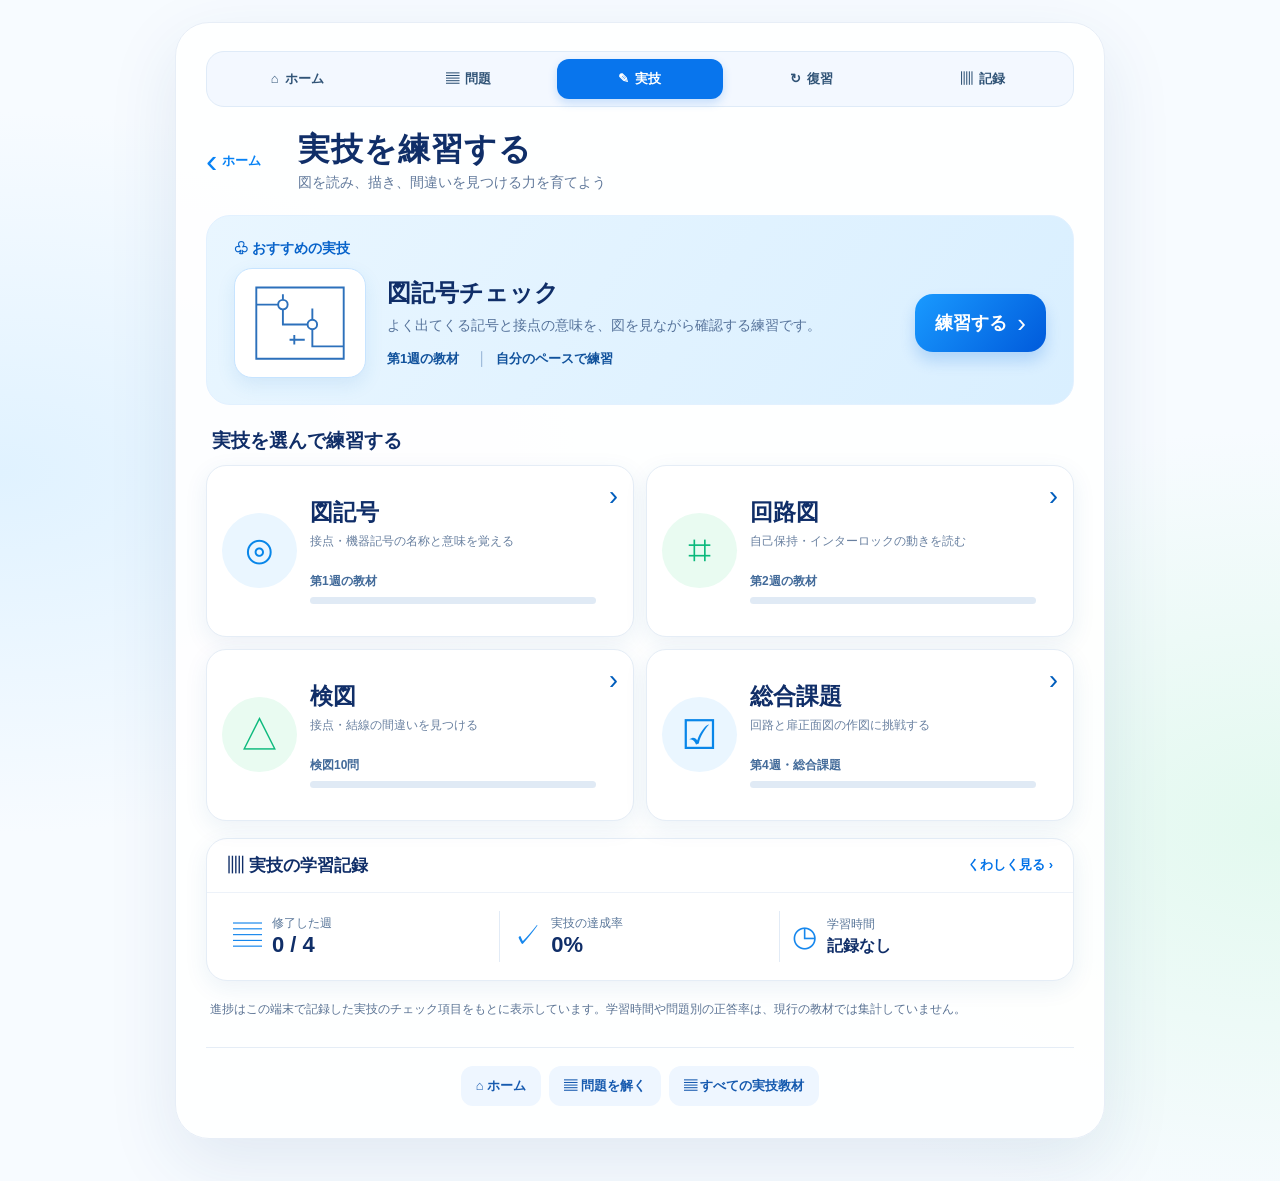
<file: practical.html>
<!doctype html><html lang="ja"><head><meta charset="utf-8"><meta name="viewport" content="width=device-width,initial-scale=1,viewport-fit=cover"><meta name="theme-color" content="#f3f9ff"><title>実技を練習する｜2級電気製図 学習アプリ</title><link rel="stylesheet" href="assets/css/practical.css">

</head>
<body class="learning-page practical-hub"><div class="learning-shell"><nav class="unified-nav" aria-label="学習メニュー"><a href="index.html"><span aria-hidden="true">⌂</span><span>ホーム</span></a><a href="problems.html"><span aria-hidden="true">▤</span><span>問題</span></a><a href="practical.html" aria-current="page"><span aria-hidden="true">✎</span><span>実技</span></a><a href="review.html"><span aria-hidden="true">↻</span><span>復習</span></a><a href="records.html"><span aria-hidden="true">▥</span><span>記録</span></a></nav><header class="learning-header"><a class="back-link" href="index.html" aria-label="ホームに戻る">‹ <span>ホーム</span></a><div><h1>実技を練習する</h1><p>図を読み、描き、間違いを見つける力を育てよう</p></div></header><main>
<section class="feature-card practical-feature"><div class="feature-copy"><div class="feature-label">♧ おすすめの実技</div><div class="practical-feature-inside"><div class="practical-diagram" aria-hidden="true"><svg viewBox="0 0 120 95" fill="none" stroke="#2c70bb" stroke-width="2"><path d="M14 10H106V85H14Z M14 28H42V49H73V72H106 M42 28V17M73 49V32"/><circle cx="42" cy="28" r="5" fill="white"/><circle cx="73" cy="49" r="5" fill="white"/><path d="M49 65H65M54 60V70"/></svg></div><div class="feature-copy"><h2>図記号チェック</h2><p>よく出てくる記号と接点の意味を、図を見ながら確認する練習です。</p><div class="feature-meta">第1週の教材　<span>│</span> 自分のペースで練習</div></div><a class="primary-action" href="practical-study.html#week1">練習する <span>›</span></a></div></div></section>
<h2 class="section-heading">実技を選んで練習する</h2><div class="learning-grid practice-grid">
<a class="study-card practical-tile" href="practical-study.html#week1"><span class="study-icon blue" aria-hidden="true">⊙</span><span class="study-copy"><strong>図記号</strong><small>接点・機器記号の名称と意味を覚える</small><span class="study-progress" data-week="1">第1週の教材</span><span class="practice-bar"><i data-bar="1"></i></span></span><span class="chevron">›</span></a>
<a class="study-card practical-tile" href="practical-study.html#self-visual"><span class="study-icon mint" aria-hidden="true">⌗</span><span class="study-copy"><strong>回路図</strong><small>自己保持・インターロックの動きを読む</small><span class="study-progress" data-week="2">第2週の教材</span><span class="practice-bar"><i data-bar="2"></i></span></span><span class="chevron">›</span></a>
<a class="study-card practical-tile" href="practical-study.html#validatedV12"><span class="study-icon mint" aria-hidden="true">△</span><span class="study-copy"><strong>検図</strong><small>接点・結線の間違いを見つける</small><span class="study-progress" data-week="3">検図10問</span><span class="practice-bar"><i data-bar="3"></i></span></span><span class="chevron">›</span></a>
<a class="study-card practical-tile" href="practical-study.html#final-assignment"><span class="study-icon blue" aria-hidden="true">☑</span><span class="study-copy"><strong>総合課題</strong><small>回路と扉正面図の作図に挑戦する</small><span class="study-progress" data-week="4">第4週・総合課題</span><span class="practice-bar"><i data-bar="4"></i></span></span><span class="chevron">›</span></a>
</div>
<section class="practice-summary" aria-label="実技の学習記録"><div class="summary-title"><strong>▥ 実技の学習記録</strong><a href="practical-study.html#weekly">くわしく見る ›</a></div><div class="practice-metrics"><div><span aria-hidden="true">▤</span><small>修了した週</small><strong id="weeks-done">0 / 4</strong></div><div><span aria-hidden="true">✓</span><small>実技の達成率</small><strong id="practice-rate">0%</strong></div><div><span aria-hidden="true">◷</span><small>学習時間</small><strong>記録なし</strong></div></div></section>
<p class="learning-note">進捗はこの端末で記録した実技のチェック項目をもとに表示しています。学習時間や問題別の正答率は、現行の教材では集計していません。</p>
<div class="learning-footer-nav"><a href="index.html">⌂ ホーム</a><a href="problems.html">▤ 問題を解く</a><a href="practical-study.html#weekly">▤ すべての実技教材</a></div>
</main></div><script src="assets/js/practical.js" defer></script><nav class="mobile-bottom-nav" aria-label="スマートフォン用学習メニュー"><a href="index.html"><svg class="" xmlns="http://www.w3.org/2000/svg" width="24" height="24" viewBox="0 0 24 24" fill="none" stroke="currentColor" stroke-width="1.9" stroke-linecap="round" stroke-linejoin="round" aria-hidden="true"><path d="m3 10 9-7 9 7v10a1 1 0 0 1-1 1h-5v-7H9v7H4a1 1 0 0 1-1-1z"/></svg><span>ホーム</span></a><a href="problems.html"><svg class="" xmlns="http://www.w3.org/2000/svg" width="24" height="24" viewBox="0 0 24 24" fill="none" stroke="currentColor" stroke-width="1.9" stroke-linecap="round" stroke-linejoin="round" aria-hidden="true"><path d="M12 6c-2-2-5-3-9-2v15c4-1 7 0 9 2 2-2 5-3 9-2V4c-4-1-7 0-9 2z"/><path d="M12 6v15"/></svg><span>問題</span></a><a href="practical.html" aria-current="page"><svg class="" xmlns="http://www.w3.org/2000/svg" width="24" height="24" viewBox="0 0 24 24" fill="none" stroke="currentColor" stroke-width="1.9" stroke-linecap="round" stroke-linejoin="round" aria-hidden="true"><path d="m4 20 4-.9L20 7a2.1 2.1 0 0 0-3-3L5 16z"/><path d="m14 6 4 4M13 20h8M18 15v5"/></svg><span>実技</span></a><a href="review.html"><svg class="" xmlns="http://www.w3.org/2000/svg" width="24" height="24" viewBox="0 0 24 24" fill="none" stroke="currentColor" stroke-width="1.9" stroke-linecap="round" stroke-linejoin="round" aria-hidden="true"><path d="M20 7v5h-5M4 17v-5h5"/><path d="M5.7 9A7 7 0 0 1 18 7l2 5M4 12l2 5a7 7 0 0 0 12.3-2"/></svg><span>復習</span></a><a href="records.html"><svg class="" xmlns="http://www.w3.org/2000/svg" width="24" height="24" viewBox="0 0 24 24" fill="none" stroke="currentColor" stroke-width="1.9" stroke-linecap="round" stroke-linejoin="round" aria-hidden="true"><rect x="4" y="3" width="16" height="18" rx="2"/><path d="M8 16v-3m4 3V9m4 7V7"/></svg><span>記録</span></a></nav>
<script src="assets/js/common.js" defer></script>
</body></html>
</file>
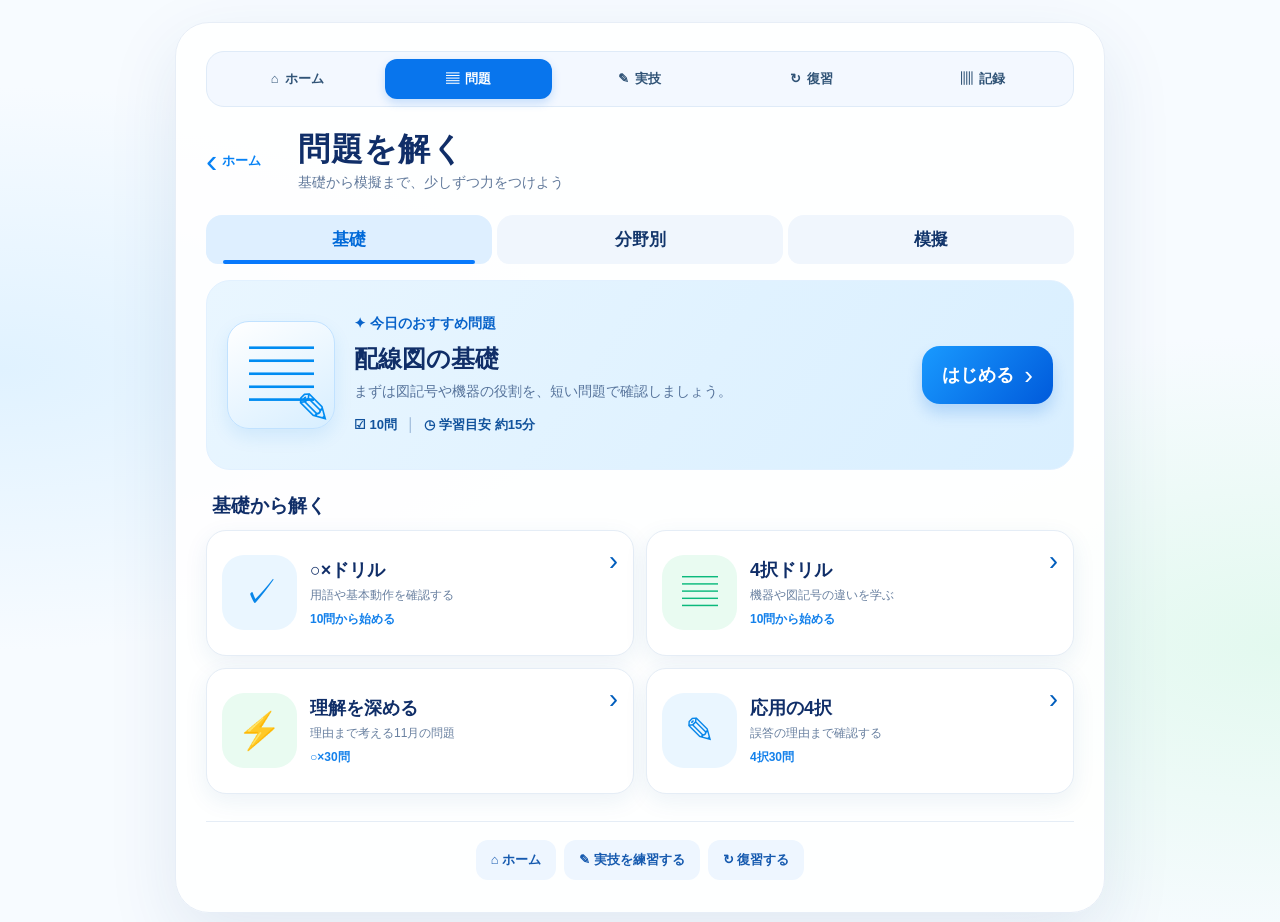
<file: problems.html>
<!doctype html>
<html lang="ja">
<head>
<meta charset="utf-8">
<meta name="viewport" content="width=device-width,initial-scale=1,viewport-fit=cover">
<meta name="theme-color" content="#f3f9ff">
<title>問題を解く｜2級電気製図 学習アプリ</title>
<link rel="stylesheet" href="assets/css/problems.css">


</head>
<body class="learning-page">
<div class="learning-shell"><nav class="unified-nav" aria-label="学習メニュー"><a href="index.html"><span aria-hidden="true">⌂</span><span>ホーム</span></a><a href="problems.html" aria-current="page"><span aria-hidden="true">▤</span><span>問題</span></a><a href="practical.html"><span aria-hidden="true">✎</span><span>実技</span></a><a href="review.html"><span aria-hidden="true">↻</span><span>復習</span></a><a href="records.html"><span aria-hidden="true">▥</span><span>記録</span></a></nav>
<header class="learning-header">
<a class="back-link" href="index.html" aria-label="トップへ戻る">‹ <span>ホーム</span></a>
<div><h1>問題を解く</h1><p>基礎から模擬まで、少しずつ力をつけよう</p></div>
</header>
<main>
<div class="learning-tabs" role="tablist" aria-label="問題の種類">
<button class="learning-tab active" role="tab" aria-selected="true" aria-controls="panel-basic" id="tab-basic" data-tab="basic">基礎</button>
<button class="learning-tab" role="tab" aria-selected="false" aria-controls="panel-topic" id="tab-topic" data-tab="topic" tabindex="-1">分野別</button>
<button class="learning-tab" role="tab" aria-selected="false" aria-controls="panel-mock" id="tab-mock" data-tab="mock" tabindex="-1">模擬</button>
</div>
<section class="learning-panel" id="panel-basic" role="tabpanel" aria-labelledby="tab-basic">
<div class="feature-card">
<div class="feature-icon" aria-hidden="true">▤<span>✎</span></div>
<div class="feature-copy"><div class="feature-label">✦ 今日のおすすめ問題</div><h2>配線図の基礎</h2><p>まずは図記号や機器の役割を、短い問題で確認しましょう。</p><div class="feature-meta">☑ 10問 <span>│</span> ◷ 学習目安 約15分</div></div>
<a class="primary-action" href="october.html#practice" data-auto="oct-tf">はじめる <span>›</span></a>
</div>
<h2 class="section-heading">基礎から解く</h2>
<div class="learning-grid">
<a class="study-card" href="october.html#practice" data-auto="oct-tf"><span class="study-icon blue" aria-hidden="true">✓</span><span class="study-copy"><strong>○×ドリル</strong><small>用語や基本動作を確認する</small><em>10問から始める</em></span><span class="chevron">›</span></a>
<a class="study-card" href="october.html#practice" data-auto="oct-mcq"><span class="study-icon mint" aria-hidden="true">▤</span><span class="study-copy"><strong>4択ドリル</strong><small>機器や図記号の違いを学ぶ</small><em>10問から始める</em></span><span class="chevron">›</span></a>
<a class="study-card" href="november.html#practice" data-auto="nov-tf"><span class="study-icon mint" aria-hidden="true">⚡</span><span class="study-copy"><strong>理解を深める</strong><small>理由まで考える11月の問題</small><em>○×30問</em></span><span class="chevron">›</span></a>
<a class="study-card" href="november.html#practice" data-auto="nov-mcq"><span class="study-icon blue" aria-hidden="true">✎</span><span class="study-copy"><strong>応用の4択</strong><small>誤答の理由まで確認する</small><em>4択30問</em></span><span class="chevron">›</span></a>
</div>
</section>
<section class="learning-panel" id="panel-topic" role="tabpanel" aria-labelledby="tab-topic" hidden>
<div class="feature-card"><div class="feature-icon" aria-hidden="true">⌗</div><div class="feature-copy"><div class="feature-label">✦ 分野を選んで学習</div><h2>苦手をひとつずつ克服</h2><p>学習する分野を選んで、問題を集中的に解きましょう。</p></div><a class="primary-action" href="october.html#practiceFilters">分野を選ぶ <span>›</span></a></div>
<h2 class="section-heading">学習するコースを選ぶ</h2>
<div class="learning-grid">
<a class="study-card" href="october.html#practiceFilters"><span class="study-icon blue">⌁</span><span class="study-copy"><strong>10月：基礎5分野</strong><small>機器・図記号・回路・展開図・盤</small><em>分野別ドリルへ</em></span><span class="chevron">›</span></a>
<a class="study-card" href="november.html#domainSelect"><span class="study-icon mint">▦</span><span class="study-copy"><strong>11月：分野別・難易度別</strong><small>6分野と難易度を組み合わせる</small><em>条件を選んで練習</em></span><span class="chevron">›</span></a>
</div>
<p class="learning-note">※ 分野別の問題選択・正誤判定は、これまでの教材の機能をそのまま使用します。</p>
</section>
<section class="learning-panel" id="panel-mock" role="tabpanel" aria-labelledby="tab-mock" hidden>
<div class="feature-card"><div class="feature-icon" aria-hidden="true">☑</div><div class="feature-copy"><div class="feature-label">✦ 総合力をチェック</div><h2>50問 模擬学科</h2><p>○×25問と4択25問に挑戦。学んだ内容をまとめて確認しましょう。</p><div class="feature-meta">☑ 50問 <span>│</span> ◷ 学習用タイマー100分</div></div><a class="primary-action" href="november.html#practice" data-auto="nov-mock">はじめる <span>›</span></a></div>
<h2 class="section-heading">ほかの模擬・総合問題</h2>
<div class="learning-grid">
<a class="study-card" href="october.html#practice" data-auto="oct-mock"><span class="study-icon blue">▤</span><span class="study-copy"><strong>10月の模擬学科</strong><small>基礎の理解をまとめて確認</small><em>50問</em></span><span class="chevron">›</span></a>
<a class="study-card" href="november.html#practice" data-auto="nov-all"><span class="study-icon mint">✦</span><span class="study-copy"><strong>11月の60問セット</strong><small>6分野を横断して力試し</small><em>60問</em></span><span class="chevron">›</span></a>
</div><p class="learning-note">※ 模擬試験は教材独自の練習形式です。公式試験問題・出題比率を再現したものではありません。</p>
</section>
<div class="learning-footer-nav"><a href="index.html">⌂ ホーム</a><a href="practical.html">✎ 実技を練習する</a><a href="review.html">↻ 復習する</a></div>
</main>
</div>
<script src="assets/js/problems.js" defer></script>
<nav class="mobile-bottom-nav" aria-label="スマートフォン用学習メニュー"><a href="index.html"><svg class="" xmlns="http://www.w3.org/2000/svg" width="24" height="24" viewBox="0 0 24 24" fill="none" stroke="currentColor" stroke-width="1.9" stroke-linecap="round" stroke-linejoin="round" aria-hidden="true"><path d="m3 10 9-7 9 7v10a1 1 0 0 1-1 1h-5v-7H9v7H4a1 1 0 0 1-1-1z"/></svg><span>ホーム</span></a><a href="problems.html" aria-current="page"><svg class="" xmlns="http://www.w3.org/2000/svg" width="24" height="24" viewBox="0 0 24 24" fill="none" stroke="currentColor" stroke-width="1.9" stroke-linecap="round" stroke-linejoin="round" aria-hidden="true"><path d="M12 6c-2-2-5-3-9-2v15c4-1 7 0 9 2 2-2 5-3 9-2V4c-4-1-7 0-9 2z"/><path d="M12 6v15"/></svg><span>問題</span></a><a href="practical.html"><svg class="" xmlns="http://www.w3.org/2000/svg" width="24" height="24" viewBox="0 0 24 24" fill="none" stroke="currentColor" stroke-width="1.9" stroke-linecap="round" stroke-linejoin="round" aria-hidden="true"><path d="m4 20 4-.9L20 7a2.1 2.1 0 0 0-3-3L5 16z"/><path d="m14 6 4 4M13 20h8M18 15v5"/></svg><span>実技</span></a><a href="review.html"><svg class="" xmlns="http://www.w3.org/2000/svg" width="24" height="24" viewBox="0 0 24 24" fill="none" stroke="currentColor" stroke-width="1.9" stroke-linecap="round" stroke-linejoin="round" aria-hidden="true"><path d="M20 7v5h-5M4 17v-5h5"/><path d="M5.7 9A7 7 0 0 1 18 7l2 5M4 12l2 5a7 7 0 0 0 12.3-2"/></svg><span>復習</span></a><a href="records.html"><svg class="" xmlns="http://www.w3.org/2000/svg" width="24" height="24" viewBox="0 0 24 24" fill="none" stroke="currentColor" stroke-width="1.9" stroke-linecap="round" stroke-linejoin="round" aria-hidden="true"><rect x="4" y="3" width="16" height="18" rx="2"/><path d="M8 16v-3m4 3V9m4 7V7"/></svg><span>記録</span></a></nav>
<script src="assets/js/common.js" defer></script>
</body></html>
</file>
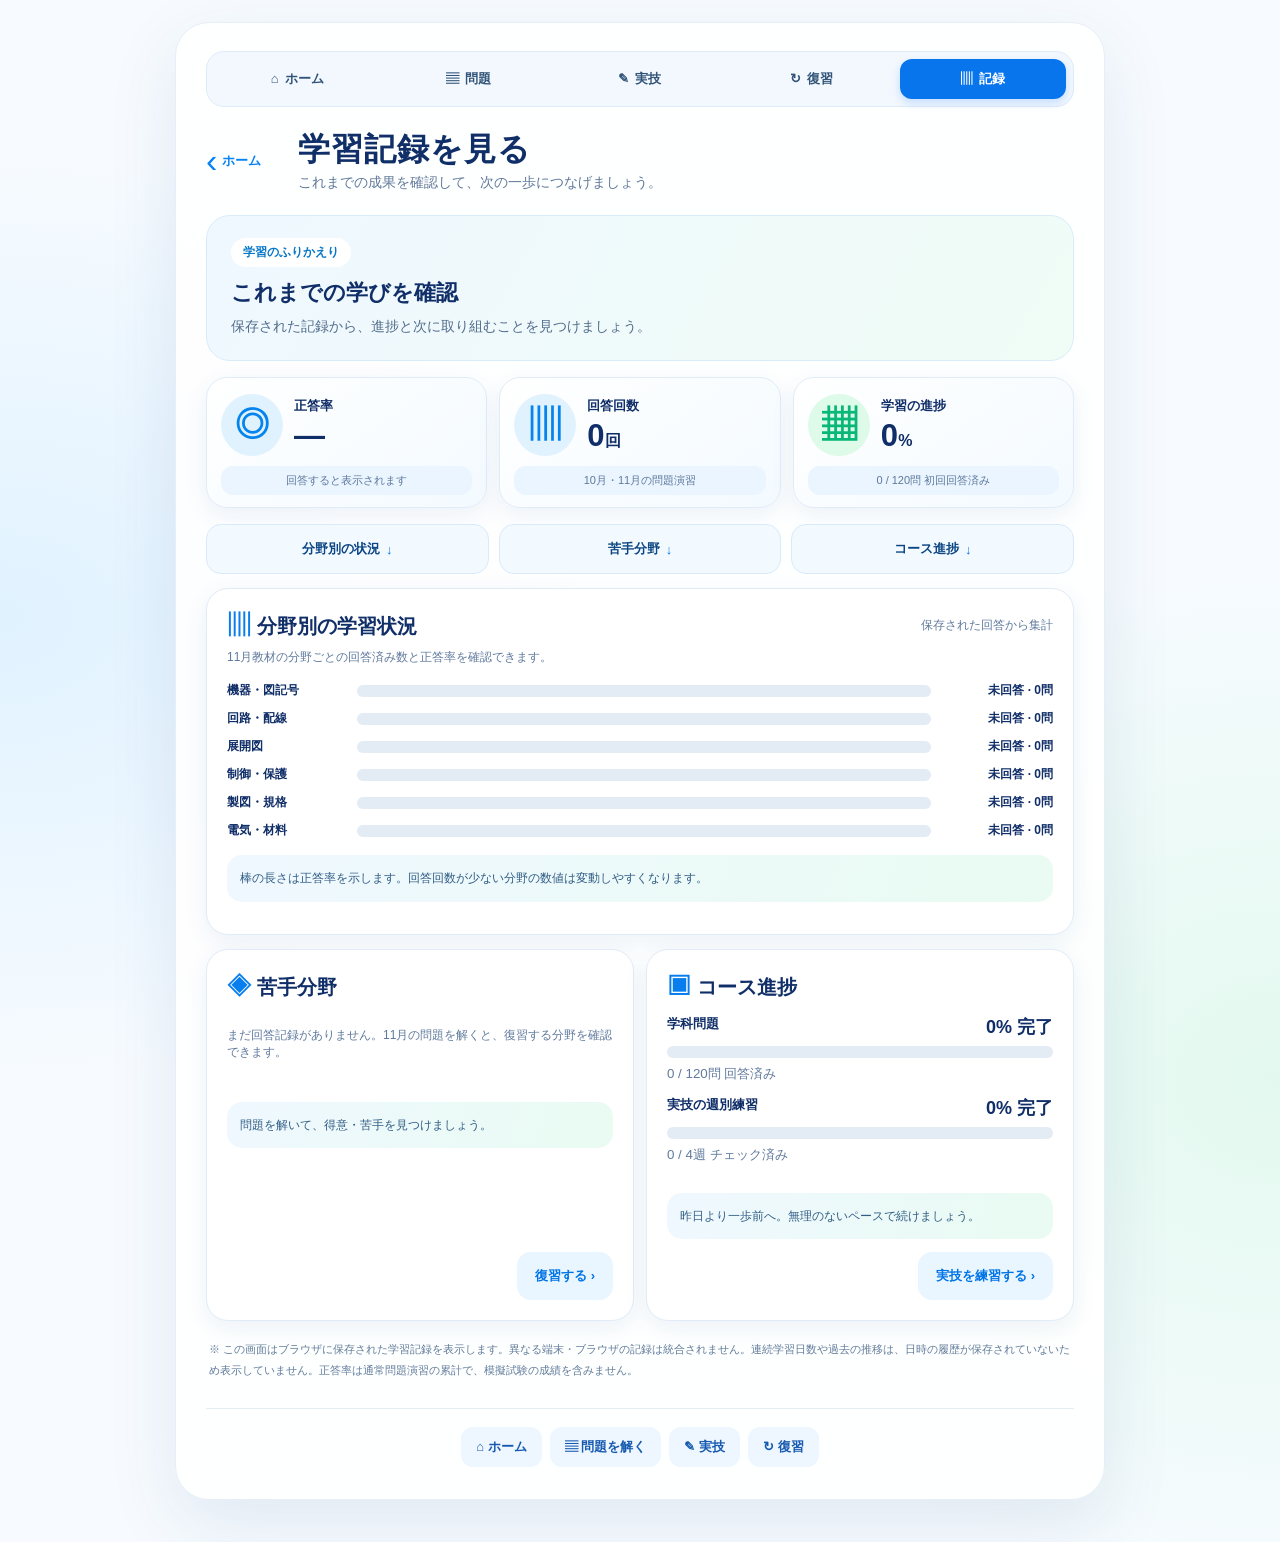
<file: records.html>
<!doctype html><html lang="ja"><head><meta charset="utf-8"><meta name="viewport" content="width=device-width,initial-scale=1,viewport-fit=cover"><meta name="theme-color" content="#f3f9ff"><title>学習記録を見る｜2級電気製図</title><link rel="stylesheet" href="assets/css/records.css">

</head><body class="learning-page"><div class="learning-shell"><nav class="unified-nav" aria-label="学習メニュー"><a href="index.html"><span aria-hidden="true">⌂</span><span>ホーム</span></a><a href="problems.html"><span aria-hidden="true">▤</span><span>問題</span></a><a href="practical.html"><span aria-hidden="true">✎</span><span>実技</span></a><a href="review.html"><span aria-hidden="true">↻</span><span>復習</span></a><a href="records.html" aria-current="page"><span aria-hidden="true">▥</span><span>記録</span></a></nav><header class="learning-header"><a href="index.html" class="back-link" aria-label="ホームへ戻る">‹ <span>ホーム</span></a><div><h1>学習記録を見る</h1><p>これまでの成果を確認して、次の一歩につなげましょう。</p></div></header><main><section class="record-overview" aria-label="学習記録の案内"><div class="record-overview-badge">学習のふりかえり</div><h2>これまでの学びを確認</h2><p>保存された記録から、進捗と次に取り組むことを見つけましょう。</p></section><section class="records-metrics" aria-label="学習サマリー"><article class="metric"><span class="metric-icon sky" aria-hidden="true">◎</span><div><h2>正答率</h2><strong id="accuracy">—</strong></div><p id="accuracy-note">回答すると表示されます</p></article><article class="metric"><span class="metric-icon sky" aria-hidden="true">▥</span><div><h2>回答回数</h2><strong id="attempts">0<small>回</small></strong></div><p>10月・11月の問題演習</p></article><article class="metric"><span class="metric-icon green" aria-hidden="true">▦</span><div><h2>学習の進捗</h2><strong id="coverage">0<small>%</small></strong></div><p id="coverage-note">初回回答済みの問題</p></article></section><nav class="record-shortcuts" aria-label="学習記録の項目へ移動"><a href="#domain-section">分野別の状況 <span aria-hidden="true">↓</span></a><a href="#weak-section">苦手分野 <span aria-hidden="true">↓</span></a><a href="#progress-section">コース進捗 <span aria-hidden="true">↓</span></a></nav><section class="record-panel" id="domain-section"><div class="panel-top"><h2><span class="blue-symbol">▥</span> 分野別の学習状況</h2><span class="muted">保存された回答から集計</span></div><p class="panel-desc">11月教材の分野ごとの回答済み数と正答率を確認できます。</p><div id="domain-chart" class="domain-chart" aria-label="分野別学習状況"><p class="muted">読み込み中…</p></div><p class="record-tip" id="chart-note">問題を解くと成績が表示されます。</p></section><div class="records-bottom"><section class="record-panel" id="weak-section"><h2><span class="blue-symbol">◈</span> 苦手分野</h2><div id="weak-domains" class="weak-domains"><p class="muted">記録を集計中…</p></div><div class="record-tip" id="weak-tip">まずは問題を解いてみましょう。</div><a class="text-action" href="review.html">復習する ›</a></section><section class="record-panel" id="progress-section"><h2><span class="blue-symbol">▣</span> コース進捗</h2><div class="progress-row"><div><strong>学科問題</strong><b id="written-pct">0% 完了</b></div><div class="progress-track"><span id="written-bar"></span></div><small id="written-detail">0 / 120問 回答済み</small></div><div class="progress-row"><div><strong>実技の週別練習</strong><b id="practical-pct">0% 完了</b></div><div class="progress-track"><span id="practical-bar"></span></div><small id="practical-detail">0 / 4週 チェック済み</small></div><div class="record-tip">昨日より一歩前へ。無理のないペースで続けましょう。</div><a class="text-action" href="practical.html">実技を練習する ›</a></section></div><p class="records-caveat">※ この画面はブラウザに保存された学習記録を表示します。異なる端末・ブラウザの記録は統合されません。連続学習日数や過去の推移は、日時の履歴が保存されていないため表示していません。正答率は通常問題演習の累計で、模擬試験の成績を含みません。</p><nav class="learning-footer-nav" aria-label="学習メニュー"><a href="index.html">⌂ ホーム</a><a href="problems.html">▤ 問題を解く</a><a href="practical.html">✎ 実技</a><a href="review.html">↻ 復習</a></nav></main></div><script src="assets/js/records.js" defer></script><nav class="mobile-bottom-nav" aria-label="スマートフォン用学習メニュー"><a href="index.html"><svg class="" xmlns="http://www.w3.org/2000/svg" width="24" height="24" viewBox="0 0 24 24" fill="none" stroke="currentColor" stroke-width="1.9" stroke-linecap="round" stroke-linejoin="round" aria-hidden="true"><path d="m3 10 9-7 9 7v10a1 1 0 0 1-1 1h-5v-7H9v7H4a1 1 0 0 1-1-1z"/></svg><span>ホーム</span></a><a href="problems.html"><svg class="" xmlns="http://www.w3.org/2000/svg" width="24" height="24" viewBox="0 0 24 24" fill="none" stroke="currentColor" stroke-width="1.9" stroke-linecap="round" stroke-linejoin="round" aria-hidden="true"><path d="M12 6c-2-2-5-3-9-2v15c4-1 7 0 9 2 2-2 5-3 9-2V4c-4-1-7 0-9 2z"/><path d="M12 6v15"/></svg><span>問題</span></a><a href="practical.html"><svg class="" xmlns="http://www.w3.org/2000/svg" width="24" height="24" viewBox="0 0 24 24" fill="none" stroke="currentColor" stroke-width="1.9" stroke-linecap="round" stroke-linejoin="round" aria-hidden="true"><path d="m4 20 4-.9L20 7a2.1 2.1 0 0 0-3-3L5 16z"/><path d="m14 6 4 4M13 20h8M18 15v5"/></svg><span>実技</span></a><a href="review.html"><svg class="" xmlns="http://www.w3.org/2000/svg" width="24" height="24" viewBox="0 0 24 24" fill="none" stroke="currentColor" stroke-width="1.9" stroke-linecap="round" stroke-linejoin="round" aria-hidden="true"><path d="M20 7v5h-5M4 17v-5h5"/><path d="M5.7 9A7 7 0 0 1 18 7l2 5M4 12l2 5a7 7 0 0 0 12.3-2"/></svg><span>復習</span></a><a href="records.html" aria-current="page"><svg class="" xmlns="http://www.w3.org/2000/svg" width="24" height="24" viewBox="0 0 24 24" fill="none" stroke="currentColor" stroke-width="1.9" stroke-linecap="round" stroke-linejoin="round" aria-hidden="true"><rect x="4" y="3" width="16" height="18" rx="2"/><path d="M8 16v-3m4 3V9m4 7V7"/></svg><span>記録</span></a></nav>
<script src="assets/js/common.js" defer></script>
</body></html>
</file>
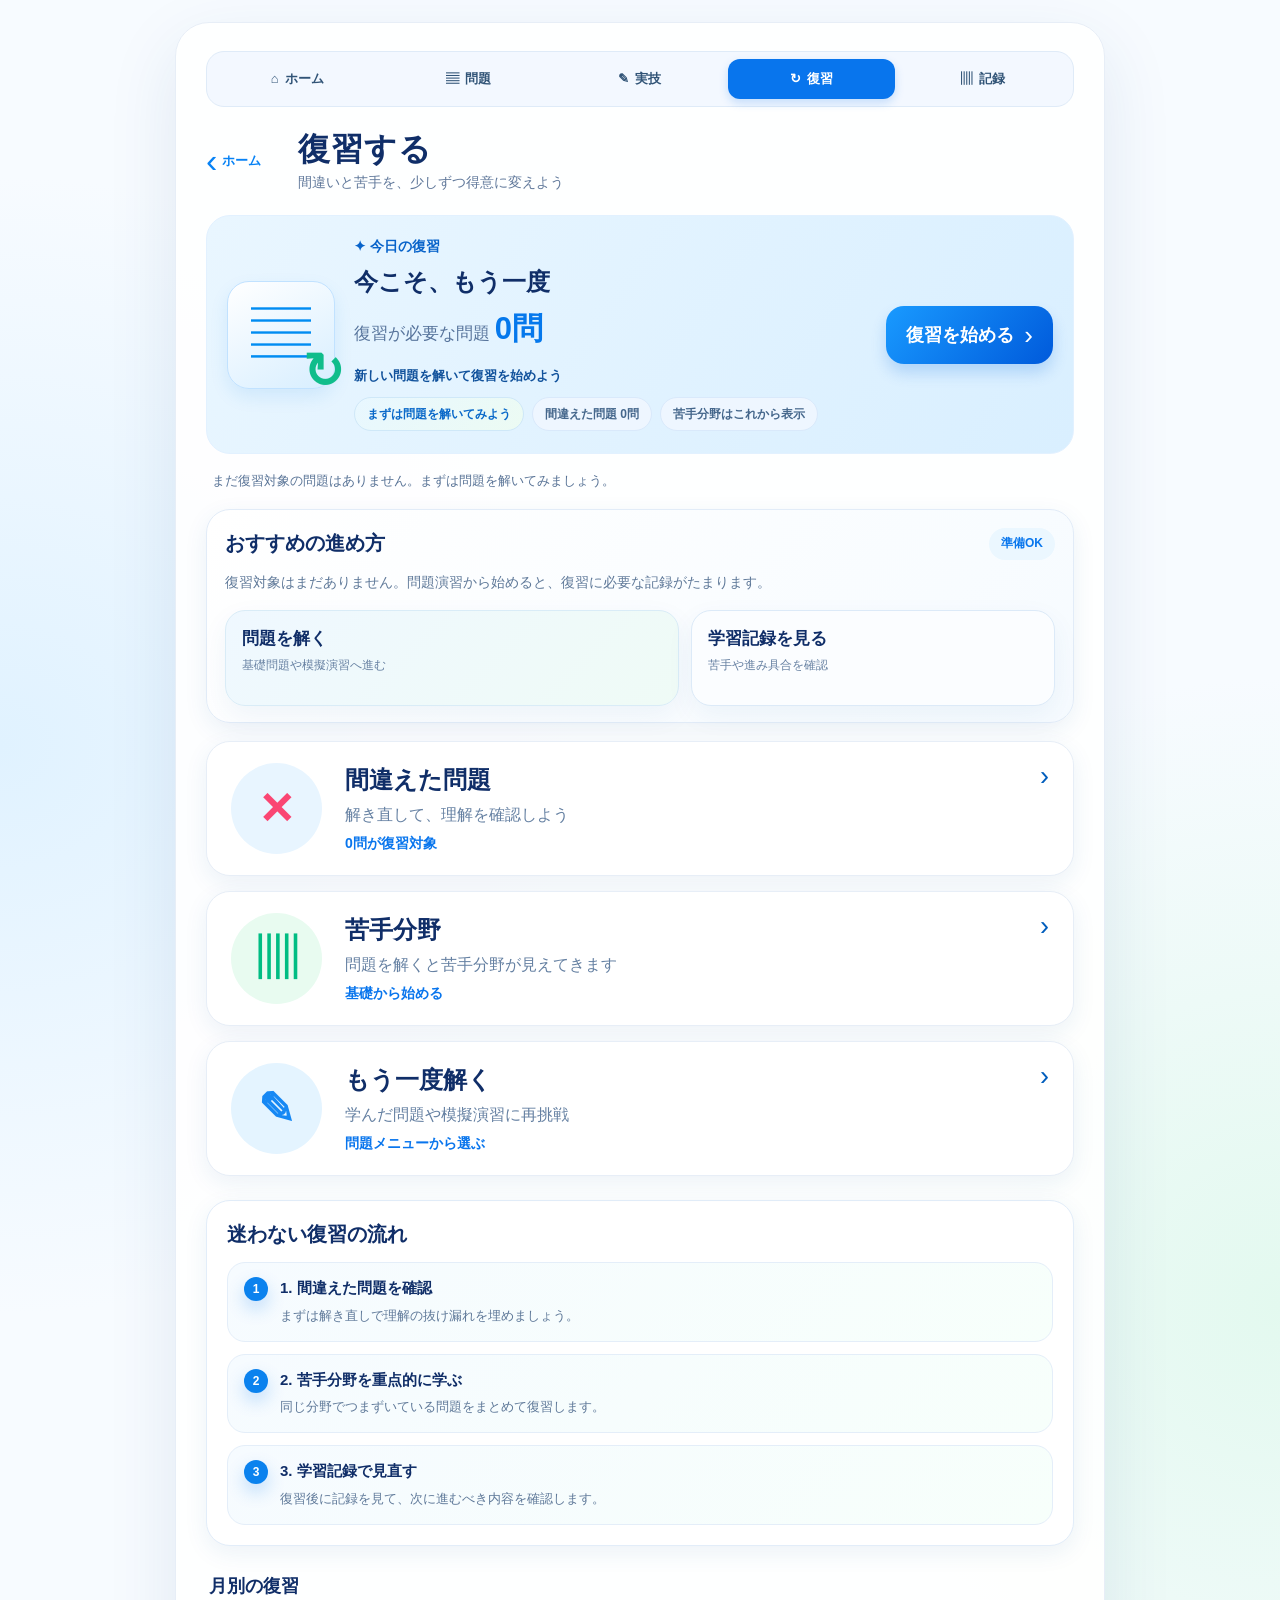
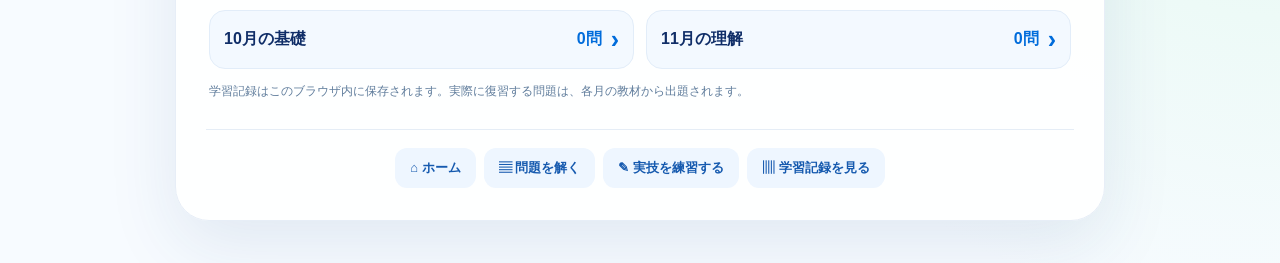
<file: review.html>
<!doctype html><html lang="ja"><head><meta charset="utf-8"><meta name="viewport" content="width=device-width,initial-scale=1,viewport-fit=cover"><meta name="theme-color" content="#f3f9ff"><title>復習する｜2級電気製図 学習アプリ</title><link rel="stylesheet" href="assets/css/review.css">

</head><body class="learning-page"><div class="learning-shell"><nav class="unified-nav" aria-label="学習メニュー"><a href="index.html"><span aria-hidden="true">⌂</span><span>ホーム</span></a><a href="problems.html"><span aria-hidden="true">▤</span><span>問題</span></a><a href="practical.html"><span aria-hidden="true">✎</span><span>実技</span></a><a href="review.html" aria-current="page"><span aria-hidden="true">↻</span><span>復習</span></a><a href="records.html"><span aria-hidden="true">▥</span><span>記録</span></a></nav><header class="learning-header"><a class="back-link" href="index.html" aria-label="ホームへ戻る">‹ <span>ホーム</span></a><div><h1>復習する</h1><p>間違いと苦手を、少しずつ得意に変えよう</p></div></header><main><section class="feature-card review-hero"><div class="feature-icon" aria-hidden="true">▤<span class="refresh-mark">↻</span></div><div class="feature-copy"><div class="feature-label">✦ 今日の復習</div><h2>今こそ、もう一度</h2><p>復習が必要な問題 <strong class="review-count"><span id="total-review">0</span>問</strong></p><div class="feature-meta" id="review-time">記録をもとに、復習する内容を表示します</div><div class="review-chip-row" aria-label="復習の要点"><span class="review-chip priority" id="priority-chip">おすすめを確認中</span><span class="review-chip" id="wrong-chip">間違えた問題 0問</span><span class="review-chip" id="weak-chip">苦手分野を集計中</span></div></div><a class="primary-action" id="review-start" href="november.html#review">復習を始める <span>›</span></a></section><p class="review-intro" id="review-status" aria-live="polite">保存された学習記録を確認しています。</p><section class="review-focus-panel" aria-labelledby="focus-title"><div class="panel-heading"><h2 id="focus-title">おすすめの進め方</h2><span id="focus-badge">確認中</span></div><p id="focus-message">最初に取り組む復習先を整理しています。</p><div class="focus-actions"><a class="focus-action primary" id="focus-primary" href="november.html#review"><strong>おすすめの復習へ</strong><small id="focus-primary-note">復習対象を読み込み中</small></a><a class="focus-action secondary" id="focus-secondary" href="records.html"><strong>学習記録を見る</strong><small>苦手や進み具合を確認</small></a></div></section><div class="review-list"><a class="review-item" id="wrong-link" href="november.html#review"><span class="review-icon bad" aria-hidden="true">✕</span><span class="review-text"><strong>間違えた問題</strong><small>解き直して、理解を確認しよう</small><em id="wrong-summary">記録を確認中</em></span><span class="chevron">›</span></a><a class="review-item" id="weak-link" href="november.html#review"><span class="review-icon weak" aria-hidden="true">▥</span><span class="review-text"><strong>苦手分野</strong><small id="weak-topic">まずは学習記録をつけよう</small><em id="weak-summary">苦手を見つける</em></span><span class="chevron">›</span></a><a class="review-item" href="problems.html#mock"><span class="review-icon retry" aria-hidden="true">✎</span><span class="review-text"><strong>もう一度解く</strong><small>学んだ問題や模擬演習に再挑戦</small><em>問題メニューから選ぶ</em></span><span class="chevron">›</span></a></div><section class="review-steps" aria-labelledby="review-steps-title"><h2 id="review-steps-title">迷わない復習の流れ</h2><ol><li><strong>1. 間違えた問題を確認</strong><span>まずは解き直しで理解の抜け漏れを埋めましょう。</span></li><li><strong>2. 苦手分野を重点的に学ぶ</strong><span>同じ分野でつまずいている問題をまとめて復習します。</span></li><li><strong>3. 学習記録で見直す</strong><span>復習後に記録を見て、次に進むべき内容を確認します。</span></li></ol></section><div class="review-extra"><h2>月別の復習</h2><div class="review-month-grid"><a href="october.html#review">10月の基礎 <strong id="oct-count">0問</strong><span>›</span></a><a href="november.html#review">11月の理解 <strong id="nov-count">0問</strong><span>›</span></a></div><p>学習記録はこのブラウザ内に保存されます。実際に復習する問題は、各月の教材から出題されます。</p></div><div class="learning-footer-nav"><a href="index.html">⌂ ホーム</a><a href="problems.html">▤ 問題を解く</a><a href="practical.html">✎ 実技を練習する</a><a href="records.html">▥ 学習記録を見る</a></div></main></div><script src="assets/js/review.js" defer></script><nav class="mobile-bottom-nav" aria-label="スマートフォン用学習メニュー"><a href="index.html"><svg class="" xmlns="http://www.w3.org/2000/svg" width="24" height="24" viewBox="0 0 24 24" fill="none" stroke="currentColor" stroke-width="1.9" stroke-linecap="round" stroke-linejoin="round" aria-hidden="true"><path d="m3 10 9-7 9 7v10a1 1 0 0 1-1 1h-5v-7H9v7H4a1 1 0 0 1-1-1z"/></svg><span>ホーム</span></a><a href="problems.html"><svg class="" xmlns="http://www.w3.org/2000/svg" width="24" height="24" viewBox="0 0 24 24" fill="none" stroke="currentColor" stroke-width="1.9" stroke-linecap="round" stroke-linejoin="round" aria-hidden="true"><path d="M12 6c-2-2-5-3-9-2v15c4-1 7 0 9 2 2-2 5-3 9-2V4c-4-1-7 0-9 2z"/><path d="M12 6v15"/></svg><span>問題</span></a><a href="practical.html"><svg class="" xmlns="http://www.w3.org/2000/svg" width="24" height="24" viewBox="0 0 24 24" fill="none" stroke="currentColor" stroke-width="1.9" stroke-linecap="round" stroke-linejoin="round" aria-hidden="true"><path d="m4 20 4-.9L20 7a2.1 2.1 0 0 0-3-3L5 16z"/><path d="m14 6 4 4M13 20h8M18 15v5"/></svg><span>実技</span></a><a href="review.html" aria-current="page"><svg class="" xmlns="http://www.w3.org/2000/svg" width="24" height="24" viewBox="0 0 24 24" fill="none" stroke="currentColor" stroke-width="1.9" stroke-linecap="round" stroke-linejoin="round" aria-hidden="true"><path d="M20 7v5h-5M4 17v-5h5"/><path d="M5.7 9A7 7 0 0 1 18 7l2 5M4 12l2 5a7 7 0 0 0 12.3-2"/></svg><span>復習</span></a><a href="records.html"><svg class="" xmlns="http://www.w3.org/2000/svg" width="24" height="24" viewBox="0 0 24 24" fill="none" stroke="currentColor" stroke-width="1.9" stroke-linecap="round" stroke-linejoin="round" aria-hidden="true"><rect x="4" y="3" width="16" height="18" rx="2"/><path d="M8 16v-3m4 3V9m4 7V7"/></svg><span>記録</span></a></nav>
<script src="assets/js/common.js" defer></script>
</body></html>
</file>
<file: assets/css/index.css>
/* Consolidated styles for index.html; source order preserved. */

/* BEGIN inline */

:root{
  --bg:#f5f7fb; --card:#fff; --ink:#172033; --muted:#64748b; --line:#e5eaf1;
  --primary:#2563eb; --primary-soft:#eaf2ff; --navy:#0f172a;
  --ok:#15803d; --ok-soft:#eaf8ef; --warn:#b45309; --warn-soft:#fff6e8;
  --shadow:0 12px 32px rgba(15,23,42,.08); --radius:20px;
}
*{box-sizing:border-box}
html{scroll-behavior:smooth}
body{
  margin:0;background:var(--bg);color:var(--ink);line-height:1.7;
  font-family:-apple-system,BlinkMacSystemFont,"Segoe UI","Noto Sans JP","Hiragino Kaku Gothic ProN","Yu Gothic",Meiryo,sans-serif;
  -webkit-text-size-adjust:100%;
}
a,button{font:inherit}
button{cursor:pointer}
.app{max-width:1180px;margin:auto;padding-bottom:78px}
.hero{
  margin:0;background:linear-gradient(145deg,#0f172a,#1e3a8a);
  color:#fff;padding:28px 18px 24px;border-radius:0 0 28px 28px;
}
.hero-inner{max-width:1120px;margin:auto}
.eyebrow{font-size:12px;font-weight:900;letter-spacing:.08em;opacity:.78}
h1{font-size:27px;line-height:1.3;margin:6px 0 8px}
.hero p{margin:0;color:#dbeafe;font-size:14px;max-width:780px}
.hero-stats{display:grid;grid-template-columns:1fr 1fr;gap:9px;margin-top:18px}
.stat{padding:11px 12px;border:1px solid rgba(255,255,255,.14);border-radius:15px;background:rgba(255,255,255,.10)}
.stat b{display:block;font-size:16px}
.stat span{font-size:11px;color:#dbeafe}
.count-line{display:flex;align-items:baseline;gap:6px;flex-wrap:wrap}
.count-line b{display:inline;font-size:16px}
.count-line .count-label{font-size:11px;color:#dbeafe;font-weight:700}
.exam-date{display:block;margin-top:3px;font-size:11px;color:#dbeafe;white-space:nowrap}
.nav{
  position:sticky;top:0;z-index:20;display:grid;grid-template-columns:repeat(4,minmax(0,1fr));gap:4px;
  padding:7px 8px;background:rgba(255,255,255,.97);border-bottom:1px solid var(--line);
  backdrop-filter:blur(14px)
}
.nav a{
  min-width:0;text-align:center;text-decoration:none;color:#475569;font-size:11px;font-weight:850;
  padding:7px 3px;border-radius:10px;white-space:nowrap
}
.nav a:hover{background:#eef2f7}
main{padding:14px}
.section{scroll-margin-top:64px}
.card{
  background:var(--card);border:1px solid var(--line);border-radius:var(--radius);
  padding:18px;margin:12px 0;box-shadow:var(--shadow)
}
h2{font-size:21px;line-height:1.4;margin:0 0 12px;text-wrap:balance}
h3{font-size:17px;margin:0 0 5px;text-wrap:balance}
.muted{font-size:14px;color:var(--muted)}
.small{font-size:12px;color:var(--muted)}
.badge{
  display:inline-flex;align-items:center;border-radius:999px;padding:4px 9px;
  background:var(--primary-soft);color:var(--primary);font-size:12px;font-weight:900
}
.goal{
  margin-top:10px;text-wrap:pretty;padding:14px;border-left:4px solid var(--primary);
  background:var(--primary-soft);border-radius:14px;font-weight:850
}
.overview-grid{display:grid;gap:12px}
.simple-flow{
  display:grid;grid-template-columns:1fr;gap:7px;text-align:center;font-weight:900
}
.flow-box{padding:11px;border:1px solid var(--line);border-radius:13px;background:#f8fafc}
.arrow{color:#94a3b8;font-size:18px;line-height:1}
.month-grid{display:grid;grid-template-columns:1fr;gap:10px}
.month-card{
  position:relative;border:1px solid var(--line);border-radius:17px;padding:14px;
  background:#fff;transition:transform .18s ease,box-shadow .18s ease,border-color .18s ease,background .18s ease;
  outline:none;min-height:175px
}
.month-card-link{display:block;color:inherit;text-decoration:none}
.month-card-link:focus-visible{outline:3px solid #bfdbfe;outline-offset:3px;border-radius:17px}
.month-card .month-num{font-size:29px;line-height:1;font-weight:950;color:#111827}
.month-card .month-title{font-weight:950;margin:6px 0 3px;white-space:nowrap;text-wrap:pretty}
.month-card .month-short{font-size:13px;color:#475569}
.month-card .phase{font-size:11px;font-weight:900;color:#475569;letter-spacing:.04em}
.month-detail{
  max-height:0;opacity:0;overflow:hidden;transform:translateY(4px);
  transition:max-height .24s ease,opacity .18s ease,transform .18s ease;
  font-size:12px;color:#475569
}
.month-detail ul{padding-left:18px;margin:8px 0 0}
.month-card:hover,.month-card:focus-visible,.month-card.open{
  transform:translateY(-4px);box-shadow:0 14px 28px rgba(15,23,42,.12);border-color:#93c5fd
}
.month-card:hover .month-detail,.month-card:focus-visible .month-detail,.month-card.open .month-detail{
  max-height:220px;opacity:1;transform:none
}
.month-card.current{
  border:2px solid var(--primary);background:var(--primary-soft);
  box-shadow:0 12px 30px rgba(37,99,235,.16)
}
.month-card.current .month-num{color:#111827}
.month-card.current:hover,.month-card.current:focus-visible,.month-card.current.open{
  border-color:var(--primary);box-shadow:0 14px 28px rgba(37,99,235,.20)
}
.month-card.current::after{
  content:"現在の段階";position:absolute;right:10px;top:10px;
  background:var(--primary);color:#fff;font-size:10px;font-weight:900;padding:4px 7px;border-radius:999px;white-space:nowrap
}
.month-card.past{opacity:.76}
.month-card.future .phase{color:#475569}
.month-hint{font-size:12px;color:var(--muted);margin-top:9px}
.current-touch-hint{
  margin:2px 0 12px;
  font-size:14px;
  font-weight:900;
  color:var(--primary);
  display:flex;
  justify-content:flex-start;
  align-items:center;
  gap:6px;
}

.strategy{display:grid;gap:10px}
.strategy-box{border:1px solid var(--line);border-radius:15px;padding:14px}
.strategy-box b{display:block;font-size:16px}
.icon{font-size:22px;margin-bottom:4px}
.time-line{display:grid;gap:8px;margin-top:10px}
.time-step{display:grid;grid-template-columns:62px 1fr;gap:10px;align-items:start;padding:10px 0;border-bottom:1px solid var(--line)}
.time-step:last-child{border-bottom:0}
.time-pill{display:flex;align-items:center;justify-content:center;background:#eef2ff;color:#3730a3;font-weight:950;border-radius:999px;padding:5px}
.priority-grid{display:grid;gap:10px}
.priority{border:1px solid var(--line);border-radius:15px;padding:14px}
.priority strong{display:block;margin-bottom:7px}.priority .small{line-height:1.8}
.priority.a{border-left:5px solid #2563eb}
.priority.b{border-left:5px solid #0f766e}
.priority.c{border-left:5px solid #94a3b8}
.steps{counter-reset:step;display:grid;gap:9px;margin-top:10px}
.step{
  counter-increment:step;display:grid;grid-template-columns:36px 1fr;gap:10px;align-items:start
}
.step::before{
  content:counter(step);width:32px;height:32px;border-radius:10px;background:var(--primary);color:#fff;
  display:flex;align-items:center;justify-content:center;font-weight:950
}
.week-grid{display:grid;grid-template-columns:repeat(2,1fr);gap:8px}
.day{border:1px solid var(--line);border-radius:13px;padding:11px;background:#fff}
.day b{display:block}
.day.weekend{background:#f8fbff;border-color:#bfdbfe}
.notice{background:var(--warn-soft);color:#7c3e05;border:1px solid #fed7aa;border-radius:14px;padding:12px;font-size:13px}
.exam-grid{display:grid;grid-template-columns:1fr;gap:10px}
.exam{padding:14px;border-radius:15px;border:1px solid var(--line);background:#fff}
.exam b{display:block;font-size:16px}.exam span{white-space:nowrap}
.final-rule{
  padding:16px;border-radius:16px;background:var(--navy);color:#fff;font-weight:850;text-align:center
}
.month-page-grid{display:grid;grid-template-columns:1fr 1fr;gap:10px}
.month-page{
  padding:14px;border-radius:15px;border:1px dashed #cbd5e1;background:#fafafa
}
.month-page b{display:block}
.footer{padding:10px 18px 28px;text-align:center;color:var(--muted);font-size:12px}

@media(min-width:680px){
  .hero{padding:34px 26px 28px}
  h1{font-size:31px}
  .hero-stats{grid-template-columns:repeat(4,1fr)}
  .nav{display:flex;justify-content:center;gap:6px;padding:8px 12px}
  .nav a{font-size:12px;padding:8px 11px;border-radius:999px}
  main{padding:20px}
  .overview-grid{grid-template-columns:1.05fr .95fr}
  .simple-flow{grid-template-columns:1fr auto 1fr auto 1fr}
  .arrow{display:flex;align-items:center}
  .month-grid{grid-template-columns:repeat(2,minmax(0,1fr))}
  .exam-grid{grid-template-columns:repeat(2,minmax(0,1fr))}
  .strategy{grid-template-columns:1fr 1fr}
  .priority-grid{grid-template-columns:repeat(3,1fr)}
  .week-grid{grid-template-columns:repeat(4,1fr)}
  .month-page-grid{grid-template-columns:repeat(4,1fr)}
}
@media(min-width:960px){
  body{padding:24px 0}
  .app{padding-bottom:0}
  .hero{margin:0 20px;border-radius:28px 28px 0 0}
  .nav{margin:0 20px;border:1px solid var(--line);border-top:0;border-radius:0 0 18px 18px;justify-content:center}
  main{padding:24px 20px}
  .card{padding:22px}
  .month-grid{grid-template-columns:repeat(4,minmax(0,1fr))}
  .month-card{min-height:195px}
  .week-grid{grid-template-columns:repeat(7,1fr)}
}

@media(max-width:679px){
  .final-goal-text{font-size:20px;white-space:nowrap}
  .month-card{min-height:auto;padding:14px 16px}
  .month-card .month-num{font-size:27px}
  .month-card .month-short{padding-right:2px}
  .month-detail ul{margin-top:7px}
  .exam{padding:13px 14px}
  .priority .small{font-size:13px}
}
@media(pointer:coarse){
  .month-card{min-height:185px}
}
@media(prefers-reduced-motion:reduce){
  *{scroll-behavior:auto!important;transition:none!important}
}
/* ===== スマホ低速回線・省電力向け軽量化 ===== */
@media (max-width:679px){
  html{scroll-behavior:auto}
  body{background:#f5f7fb}
  .hero{background:#0f172a}
  .card,.month-card{box-shadow:none}
  .month-card{transition:none}
  .month-card:hover,.month-card:focus-visible,.month-card.open{transform:none;box-shadow:none}
  .nav{backdrop-filter:none;-webkit-backdrop-filter:none;background:#fff}
  .section,.card{content-visibility:auto;contain-intrinsic-size:1px 500px}
}
html.lite *{animation:none!important;transition:none!important;scroll-behavior:auto!important}
html.lite .hero{background:#0f172a}
html.lite .card,html.lite .month-card{box-shadow:none!important}
html.lite .nav{backdrop-filter:none!important;-webkit-backdrop-filter:none!important}


/* 各月の学科/実技を分離し、カード全体リンク内に別リンクを入れない */
.month-tile{display:flex;flex-direction:column;min-width:0;gap:8px}
.month-tile .month-card-link{display:flex;flex:1 1 auto}
.month-tile>.month-card{flex:1 1 auto}
.month-tile .month-card{width:100%;height:auto;flex:1 1 auto}
.month-practical-link{display:flex;align-items:center;justify-content:space-between;gap:8px;min-height:48px;padding:11px 13px;border:2px solid #cbd5e1;border-radius:13px;background:#fff;color:#1e40af;font-size:13px;font-weight:900;text-decoration:none;overflow-wrap:anywhere}
.month-practical-link.current-stage{border-color:#2563eb;background:#eff6ff}
.month-practical-link:hover,.month-practical-link:focus-visible{background:#1d4ed8;border-color:#1d4ed8;color:#fff}
.month-practical-link:focus-visible{outline:3px solid #93c5fd;outline-offset:2px}
.practical-first-reminder{padding:16px 18px;margin:12px 0;border:1px solid #bfdbfe;background:#eff6ff;border-radius:16px}
.practical-first-heading{display:flex;flex-wrap:wrap;align-items:center;gap:10px}
.practical-first-heading strong{font-size:17px;line-height:1.45}
.practical-first-reminder p{font-size:13px;color:#334155;margin:8px 0 0}
@media(max-width:679px){.month-tile .month-card-link{flex:auto}}

/* END inline */

/* BEGIN layout-fix-v22.css */
/* v22: Japanese text collision prevention. Preserve navigation and learning logic. */
html{-webkit-text-size-adjust:100%;text-size-adjust:100%}
body{overflow-wrap:break-word}
main,section,article,.card,.step,.grid>* , .practical-overview-card,.month-card,.mode,.topic{min-width:0}
h1,h2,h3,h4,p,li,summary,label{overflow-wrap:anywhere;word-break:normal;line-height:normal;line-height:1.55}
a.btn,button,.practical-action .btn,.practical-anchor-links a{max-width:100%;height:auto;min-height:44px;white-space:normal;overflow-wrap:anywhere;word-break:normal;line-height:1.5;text-align:center;vertical-align:middle}
/* Long practical task names and week descriptions need intrinsic height. */
.practical-overview-grid{grid-auto-rows:auto;align-items:stretch}
.practical-overview-card{height:auto;min-height:0;display:flex;flex-direction:column;gap:0;overflow:visible}
.practical-overview-card h3{height:auto;min-height:0;line-height:1.55;white-space:normal;overflow-wrap:anywhere}
.practical-overview-card .small,.practical-overview-card .practical-meta{line-height:1.75;white-space:normal}
.practical-overview-head{height:auto;min-height:0;align-items:flex-start;flex-wrap:wrap;row-gap:6px}
.step-chip,.goal-chip,.jump-chip,.practical-points li{height:auto;min-height:0;white-space:normal;line-height:1.5;overflow-wrap:anywhere}
.practical-points{align-content:flex-start}
.practical-action{margin-top:auto;padding-top:12px;width:100%;min-width:0}
.practical-action .btn{display:flex;width:100%;min-height:48px;padding:11px 12px;justify-content:center;align-items:center;white-space:normal;line-height:1.5}
.practical-anchor-links a{min-height:42px;padding:8px 12px}
/* Menus remain accessible as Japanese text wraps at narrow widths or large font sizes. */
nav button,nav a, .nav a{height:auto;min-width:0;overflow-wrap:anywhere;white-space:normal;line-height:1.35}
nav .nav-practical .nav-main,nav .nav-practical .nav-sub{white-space:normal;overflow-wrap:anywhere;line-height:1.3}
.practice-detail>summary,.question-card legend,.v11-field legend,.weekcheck{white-space:normal;overflow-wrap:anywhere;line-height:1.65}
/* Technical drawings must keep their original geometry, scroll horizontally instead of squeezing labels. */
.figure,.mini-figure,.schematic,.model-figure,.v8-figure,.v9-figure,.v10-figure,.v12-diagram,.v13-figure,.circuit-figure,.panel-figure{max-width:100%;overflow-x:auto;-webkit-overflow-scrolling:touch}
svg text{overflow-wrap:normal}
@media(max-width:679px){
 .practical-overview-grid{grid-template-columns:minmax(0,1fr)}
 .practical-overview-card{padding:14px}
 .practical-action .btn{font-size:14px}
 .grid,.state-grid,.explain-grid,.model-grid,.v9-grid,.v10-grid{min-width:0}
 nav button,nav a{padding-left:3px;padding-right:3px}
 .month-card .month-title,.exam span,.exam-date{white-space:normal;overflow-wrap:anywhere}
}
@media(max-width:359px){.practical-overview-card{padding:12px}.practical-anchor-links{gap:6px}.practical-overview-card h3{font-size:16px}}
@media print{.practical-overview-card{break-inside:avoid}a.btn,button{min-height:0}}

/* END layout-fix-v22.css */

/* BEGIN practical-priority-v28.css */
/* 実技先行の学習導線：10月・11月学習ホーム共通 */
.practical-priority-card{border:2px solid #93c5fd!important;background:#f5f9ff!important}
.practical-priority-eyebrow{display:inline-block;background:#dbeafe;color:#1e40af;border-radius:999px;padding:5px 10px;font-size:12px;font-weight:850;line-height:1.5}
.practical-priority-card h2{margin:9px 0 8px!important;line-height:1.45}
.practical-priority-card p{margin:6px 0 10px;color:#334155}
.practical-priority-links{display:grid;grid-template-columns:repeat(2,minmax(0,1fr));gap:10px;margin-top:13px}
.practical-priority-links a,.practical-priority-links button{display:flex;align-items:center;justify-content:center;text-align:center;min-width:0;min-height:50px;white-space:normal;overflow-wrap:anywhere;border:2px solid #1d4ed8;border-radius:12px;padding:11px 12px;font:inherit;font-size:14px;font-weight:850;line-height:1.4;text-decoration:none;cursor:pointer;transition:background-color .15s,border-color .15s,color .15s}
.practical-priority-links .practical-priority-main{background:#1d4ed8;color:white}
.practical-priority-links .practical-priority-secondary{background:white;color:#1e40af;border-color:#bfdbfe}
.practical-priority-links .practical-priority-main:hover,.practical-priority-links .practical-priority-main:focus-visible{background:#1e40af;border-color:#1e40af;color:white}
.practical-priority-links .practical-priority-secondary:hover,.practical-priority-links .practical-priority-secondary:focus-visible{background:#dbeafe;border-color:#60a5fa;color:#1e3a8a}
.practical-priority-links a:focus-visible,.practical-priority-links button:focus-visible{outline:3px solid #60a5fa;outline-offset:3px}
.practical-priority-habit{padding:10px 12px;background:#fff;border-radius:10px;border-left:4px solid #2563eb;font-size:13px;line-height:1.65;color:#334155}
@media(max-width:479px){.practical-priority-links{grid-template-columns:1fr}.practical-priority-links a,.practical-priority-links button{min-height:48px;padding:11px 10px}}
@media(prefers-reduced-motion:reduce){.practical-priority-links a,.practical-priority-links button{transition:none}}

/* END practical-priority-v28.css */

/* BEGIN inline */

.quick-start{padding:20px 22px!important;border:1px solid #d7eaff!important;background:linear-gradient(125deg,#f7fcff,#eaf5ff)!important}
.quick-start h2{color:#102e68;margin:0 0 5px}.quick-start p{color:#627d9e;margin:0 0 14px;font-size:14px}
.quick-start-grid{display:grid;grid-template-columns:repeat(3,minmax(0,1fr));gap:10px}
.quick-start-grid a{display:flex;align-items:center;justify-content:space-between;gap:8px;border:1px solid #e0ebf6;border-radius:14px;background:#fff;padding:15px 13px;color:#0d3874;text-decoration:none;font-weight:850;box-shadow:0 4px 12px rgba(31,89,143,.06)}.quick-start-grid a:first-child{color:#fff;background:linear-gradient(130deg,#199aff,#0758d4)}
@media(max-width:600px){.quick-start-grid{grid-template-columns:1fr}.quick-start-grid a{padding:14px}}

/* END inline */

/* BEGIN unified-ui.css */
/* Stage 5 — shared navigation and gentle responsive refinements; no learning-data changes. */
:root{--ui-blue:#0875ed;--ui-navy:#102e68;--ui-border:#dfebf8}
.unified-nav{display:grid;grid-template-columns:repeat(5,minmax(0,1fr));gap:5px;padding:7px;background:#f3f8ff;border:1px solid var(--ui-border);border-radius:18px;margin:0 0 22px}
.unified-nav a{min-width:0;display:flex;align-items:center;justify-content:center;gap:6px;border-radius:12px;padding:11px 5px;font-size:13px;line-height:1.4;font-weight:800;color:#315477;text-decoration:none;transition:background .15s}
.unified-nav a:hover{background:#e3f1ff}.unified-nav a[aria-current=page]{background:#0875ed;color:#fff;box-shadow:0 4px 10px #0875ed33}
.unified-nav a:focus-visible,.quick-start-grid a:focus-visible,.more-roadmap summary:focus-visible,.schedule-details summary:focus-visible{outline:3px solid #ffab42;outline-offset:2px}
body.learning-page .learning-shell{max-width:930px}body.learning-page .learning-header{margin-bottom:23px}
body.learning-page .learning-footer-nav{gap:8px}body.learning-page .learning-footer-nav a{min-height:40px;display:flex;align-items:center}
body:not(.learning-page) .unified-nav{position:relative;z-index:2;margin:3px 0 14px}
.quick-start{max-width:none!important;background:#fff!important;border:1px solid var(--ui-border)!important;border-radius:24px!important;box-shadow:0 12px 32px #1f5c9b12!important}
.quick-start h2{font-size:clamp(23px,3vw,29px)!important}.quick-start-grid{grid-template-columns:repeat(2,minmax(0,1fr))!important;gap:14px!important}
.quick-start-grid a{min-width:0;min-height:112px;padding:18px!important;display:flex!important;justify-content:flex-start!important;gap:15px!important;background:#f8fbff!important;color:#102e68!important;border-radius:18px!important;border:1px solid #e0ebf6!important;box-shadow:none!important}
.quick-start-grid a:first-child{background:#eaf5ff!important;color:#102e68!important;border-color:#a9d5ff!important}
.quick-start-grid a:hover{background:#eaf5ff!important;border-color:#82bfff!important}
.entry-symbol{font-size:30px;flex:0 0 58px;height:58px;display:grid;place-items:center;background:#e1efff;color:#0674df;border-radius:16px}
.entry-copy{display:flex;flex:1;min-width:0;flex-direction:column;gap:5px}.entry-copy strong{font-size:19px;line-height:1.35}.entry-copy small{font-size:12px;color:#5e7697;line-height:1.5;font-weight:500}.entry-arrow{font-size:28px;color:#0875ed}
.more-roadmap{margin:24px 0}.more-roadmap>summary{cursor:pointer;border:1px solid #d9e7f5;background:#fff;padding:17px 22px;border-radius:16px;color:#1255a0;font-weight:850;list-style-position:inside}
.more-roadmap[open]>summary{margin-bottom:14px}.schedule-details{margin:15px 0 0}.schedule-details>summary{cursor:pointer;color:#dbeafe;font-size:13px;font-weight:700;padding:5px 0}.schedule-details .hero-stats{margin-top:10px}
@media(max-width:700px){.unified-nav{gap:2px;padding:5px;margin-bottom:18px}.unified-nav a{flex-direction:column;gap:3px;font-size:11px;padding:9px 2px;min-height:56px}.unified-nav a span:first-child{font-size:21px}.quick-start-grid{grid-template-columns:1fr!important}.quick-start-grid a{min-height:88px;padding:13px!important}.entry-symbol{flex-basis:52px;height:52px;font-size:27px}.entry-copy strong{font-size:17px}.quick-start{padding:18px!important}body.learning-page .learning-shell{padding:16px 14px 30px}.learning-header h1{font-size:clamp(23px,6vw,29px)}.feature-card{min-height:auto}.learning-tabs{gap:3px}.learning-tab{min-width:0;padding:12px 3px}}
@media(max-width:360px){.unified-nav a{font-size:10px}.entry-copy strong{font-size:16px}.entry-symbol{flex-basis:44px;height:44px}}
@media(prefers-reduced-motion:reduce){.unified-nav a{transition:none}}

/* END unified-ui.css */

/* BEGIN mobile-stage6.css */
/* Stage 6 responsive shell; presentation only, no changes to storage, questions, scoring. */
:root{--mobile-ink:#10346a;--mobile-blue:#2489e5;--mobile-mint:#078e80;--mobile-paper:#f9fcff}
html{max-width:100%;overflow-x:clip;scroll-padding-bottom:94px}
body{max-width:100%;overflow-x:clip;-webkit-text-size-adjust:100%}
img,video,canvas,svg{max-width:100%}
button,input,select,textarea{max-width:100%;font:inherit}
button,a,summary,[role="button"]{-webkit-tap-highlight-color:transparent;touch-action:manipulation}
a:focus-visible,button:focus-visible,summary:focus-visible{outline:3px solid #f0b52e!important;outline-offset:3px}
.mobile-bottom-nav,.mobile-hero-brand,.mobile-intro{display:none}
@media(max-width:767px){
 html{scroll-padding-bottom:100px}
 body{background:#f9fcff!important;color:var(--mobile-ink)}
 .mobile-bottom-nav{display:grid;grid-template-columns:repeat(5,minmax(0,1fr));position:fixed;bottom:0;left:0;right:0;z-index:10000;background:rgba(255,255,255,.97);border-top:1px solid #dfebf7;box-shadow:0 -6px 26px #17447314;padding:7px 4px calc(7px + env(safe-area-inset-bottom,0px));backdrop-filter:blur(12px)}
 .mobile-bottom-nav a{min-width:0;min-height:54px;display:flex;align-items:center;justify-content:center;flex-direction:column;gap:3px;text-align:center;text-decoration:none;color:#718199;font-size:10.5px;font-weight:800;border-radius:12px}
 .mobile-bottom-nav a svg{width:22px;height:22px;flex-shrink:0}
 .mobile-bottom-nav a[aria-current="page"]{color:#147ddc;background:#eef7ff}
 .mobile-bottom-nav a[aria-current="page"]:after{content:"";position:absolute;bottom:calc(4px + env(safe-area-inset-bottom,0px));height:3px;width:25px;border-radius:4px;background:#218cee}
 body .unified-nav{display:none!important}
 body .learning-shell{box-sizing:border-box;width:100%;max-width:100%;min-height:100vh;margin:0!important;border:0!important;border-radius:0!important;box-shadow:none!important;padding:19px 16px calc(100px + env(safe-area-inset-bottom,0px))!important}
 body.learning-page .learning-header{align-items:flex-start;gap:12px;margin:5px 0 23px}
 body.learning-page .learning-header h1{font-size:clamp(23px,6vw,28px);line-height:1.35}
 body.learning-page .learning-header p{font-size:13px;line-height:1.6;margin-top:5px}
 body.learning-page .back-link{flex:0 0 38px;min-width:38px;min-height:42px;justify-content:center;background:#edf6ff;border-radius:13px;font-size:32px}
 body.learning-page .feature-card{border-radius:20px;min-width:0;gap:12px}
 body.learning-page .feature-copy{min-width:0;flex:1 1 170px}
 body.learning-page .feature-copy h2{font-size:19px}
 body.learning-page .feature-copy p{font-size:13px}
 body.learning-page .study-card{width:100%;min-width:0;border-radius:19px;padding:14px 12px;gap:12px}
 body.learning-page .study-copy strong{font-size:16px}
 body.learning-page .study-icon{flex:0 0 60px;height:60px;font-size:29px}
 body.learning-page .learning-tabs{display:grid;grid-template-columns:repeat(3,minmax(0,1fr));gap:4px}
 body.learning-page .learning-tab{min-width:0;white-space:normal;font-size:clamp(12px,3.6vw,15px);padding:12px 3px;min-height:46px}
 body.learning-page .primary-action{min-height:48px;white-space:normal;text-align:center}
 body.learning-page .learning-footer-nav{margin-bottom:20px}
 body .records-metrics{grid-template-columns:repeat(2,minmax(0,1fr))}
 body .records-metrics>*,body .learning-grid>*{min-width:0}
 body .app{min-width:0;padding-bottom:calc(98px + env(safe-area-inset-bottom,0px))}
 body .app main{padding:12px 15px}
 body .app .hero{background:#fff!important;color:#10346a!important;border-radius:0!important;padding:23px 20px 12px!important;margin:0!important;box-shadow:none!important}
 body .app .hero .hero-inner{max-width:680px;margin:auto}
 body .app .hero h1{font-size:clamp(16px,4.4vw,21px);color:#627b9d;font-weight:700;margin:8px 0 3px}
 body .app .hero p{display:none}
 body .app .hero .eyebrow{font-size:10px;color:#6883a2!important;line-height:1.5}
 .mobile-hero-brand{display:flex;gap:12px;align-items:center;font-size:clamp(23px,7vw,32px);font-weight:900;letter-spacing:.025em;color:#10346a;line-height:1.3;margin:3px 0 6px}
 .mobile-hero-brand svg{width:42px;height:42px;color:#1877d6;flex-shrink:0}
 .mobile-intro{display:block;padding:11px 9px 3px;color:#5a7297;font-size:clamp(17px,4.7vw,21px);font-weight:750;line-height:1.5}
 .mobile-intro p{margin:6px 0 0;font-size:12px;font-weight:600;color:#7790ad}
 body .schedule-details{margin:7px 0 0}
 body .schedule-details>summary{color:#2876bc!important;font-size:12px;padding:8px 2px}
 body .schedule-details .stat{background:#eaf4ff;border-color:#deebfa;color:#10346a}
 body .schedule-details .stat span{color:#5c7698}
 body .app .quick-start{border:0!important;background:transparent!important;box-shadow:none!important;padding:5px 0 15px!important;margin:0!important}
 body .app .quick-start h2,body .app .quick-start>p{display:none}
 body .app .quick-start-grid{display:grid!important;grid-template-columns:minmax(0,1fr)!important;gap:13px!important}
 body .app .quick-start-grid a{display:flex!important;gap:14px!important;align-items:center!important;min-height:114px!important;border:1px solid #d8eafb!important;padding:16px 15px!important;background:linear-gradient(130deg,#f2f9ff,#ebf7ff)!important;border-radius:23px!important;box-shadow:0 4px 12px #306a9610!important;color:#10346a!important}
 body .app .quick-start-grid a:nth-child(even){background:linear-gradient(130deg,#f0fffa,#e4f9f5)!important;border-color:#d1f1e8!important}
 body .app .quick-start-grid a .entry-symbol{display:grid;place-items:center;flex:0 0 72px!important;width:72px;height:72px!important;background:#daedff!important;color:#2588df!important;border-radius:50%!important}
 body .app .quick-start-grid a:nth-child(even) .entry-symbol{background:#d1f5ec!important;color:#16a68f!important}
 .entry-symbol svg{width:41px;height:41px;stroke-width:1.8}
 body .app .quick-start-grid a .entry-copy{gap:5px}
 body .app .quick-start-grid a .entry-copy strong{font-size:clamp(18px,5.2vw,22px);line-height:1.3!important;color:#10346a}
 body .app .quick-start-grid a .entry-copy small{font-size:12px!important;line-height:1.6!important;color:#5f789c!important}
 body .app .quick-start-grid a .entry-arrow{flex:0 0 34px;width:34px;height:34px;display:grid;place-items:center;background:#dceeff;border-radius:50%;color:#1e6eb9;font-size:30px;line-height:1}
 body .app .quick-start-grid a:nth-child(even) .entry-arrow{background:#d0f4ea;color:#078f7e}
 body .app .more-roadmap{margin:10px 0}
 body .app .more-roadmap>summary{font-size:13px;border-radius:16px;background:#fff}
 .month-page-grid,.month-grid,.overview-grid,.exam-grid,.strategy,.priority-grid{min-width:0}
 body:not(.learning-page) main,body:not(.learning-page) section,body:not(.learning-page) article{max-width:100%}
 body:not(.learning-page) pre,body:not(.learning-page) .table-wrap,body:not(.learning-page) .scroll-table{max-width:100%;overflow-x:auto}
 body:not(.learning-page) table{max-width:100%;}
 body:not(.learning-page) header .head-inner{max-width:100%;min-width:0;flex-wrap:wrap}
 body:not(.learning-page) nav:not(.mobile-bottom-nav):not(.unified-nav){max-width:100%;flex-wrap:wrap}
 body:not(.learning-page) nav:not(.mobile-bottom-nav):not(.unified-nav) a{min-height:42px;display:inline-flex;align-items:center}
 body:not(.learning-page) .card{min-width:0}
 body:not(.learning-page) h1{overflow-wrap:anywhere}
 body:not(.learning-page) .final-goal-text{white-space:normal!important}
 body:not(.learning-page) .month-page-grid{grid-template-columns:repeat(2,minmax(0,1fr))}
}
@media(max-width:390px){body .app .quick-start-grid a{gap:10px!important;padding:14px 10px!important;min-height:103px!important}body .app .quick-start-grid a .entry-symbol{flex-basis:57px!important;width:57px;height:57px!important}.entry-symbol svg{width:33px;height:33px}body .app .quick-start-grid a .entry-arrow{flex-basis:27px;width:27px;height:27px;font-size:23px}}
@media(min-width:768px) and (max-width:1024px){body .app .quick-start-grid{grid-template-columns:repeat(2,minmax(0,1fr))!important}body .learning-shell{max-width:95vw!important}body .learning-grid{grid-template-columns:repeat(2,minmax(0,1fr))}}
@media(prefers-reduced-motion:reduce){.mobile-bottom-nav *{transition:none!important}}

/* END mobile-stage6.css */

/* BEGIN mobile-stage11-polish.css */
/* Stage 11: conservative cross-page mobile UX polish. No grading or storage code. */
:root{--s11-focus:#db8c00}
html{box-sizing:border-box;scroll-padding-top:20px;scroll-padding-bottom:110px}
*,*::before,*::after{box-sizing:inherit}
body{min-width:0}
img,svg,video,canvas,iframe{max-width:100%;height:auto}
pre,code{overflow-wrap:anywhere}
pre{white-space:pre-wrap}
:where(h1,h2,h3,p,li,td,th,a,button,summary){overflow-wrap:break-word}
:where(a,button,input,select,textarea,summary):focus-visible{outline:3px solid var(--s11-focus)!important;outline-offset:3px}
.s11-skip{position:fixed;top:-100px;left:12px;z-index:20000;padding:12px 18px;background:#fff;color:#10346a;border:2px solid #2479ca;border-radius:10px;font-weight:800}
.s11-skip:focus{top:10px}
.s11-feedback{position:fixed;bottom:calc(86px + env(safe-area-inset-bottom,0px));left:12px;right:12px;max-width:500px;margin:auto;z-index:11000;padding:12px 16px;background:#10346a;color:#fff;border-radius:12px;box-shadow:0 8px 24px #10346a40;font-size:13px;line-height:1.5}
.s11-feedback[hidden]{display:none!important}
@media(max-width:767px){
  html,body{width:100%;max-width:100%}
  :where(main,article,section,.card,.learning-shell,.app,.learning-grid,.month-page-grid,.month-grid,.overview-grid,.exam-grid,.priority-grid){min-width:0;max-width:100%}
  :where(main,article,section,.card,.feature-card,.study-card,.record-panel) > *{max-width:100%}
  :where(table){border-collapse:collapse}
  :where(.table-wrap,.scroll-table,.table-responsive){max-width:100%;overflow-x:auto;overscroll-behavior-x:contain;-webkit-overflow-scrolling:touch}
  :where(input,textarea,select){min-height:44px;max-width:100%}
  :where(button,.btn,[role=button],summary){min-height:44px}
  :where(button,.btn,.primary-action,.learning-tab,summary){line-height:1.5}
  :where(button,.btn,.primary-action){white-space:normal;overflow-wrap:anywhere}
  .mobile-bottom-nav{isolation:isolate}
  .mobile-bottom-nav a{position:relative;min-height:56px;line-height:1.3}
  .mobile-bottom-nav a[aria-current=page]{font-weight:900}
  :where([id]){scroll-margin-top:16px;scroll-margin-bottom:120px}
  body{padding-bottom:env(safe-area-inset-bottom,0px)}
}
@media(max-width:380px){.mobile-bottom-nav{padding-left:2px;padding-right:2px}.mobile-bottom-nav a{font-size:10px;gap:2px}}
@media(prefers-reduced-motion:reduce){*,*::before,*::after{scroll-behavior:auto!important;animation-duration:.01ms!important;transition-duration:.01ms!important}}

/* END mobile-stage11-polish.css */
</file>
<file: assets/css/november.css>
/* Consolidated styles for november.html; source order preserved. */

/* BEGIN inline */

:root{
  --bg:#f6f8fb;--card:#fff;--text:#172033;--muted:#667085;--line:#e4e7ec;
  --navy:#0f172a;--blue:#2563eb;--blue2:#eff6ff;--green:#15803d;--green2:#f0fdf4;
  --red:#b42318;--red2:#fff1f2;--amber:#a16207;--amber2:#fffbeb;--purple:#6d28d9;--purple2:#f5f3ff;
}
*{box-sizing:border-box}
html{scroll-behavior:smooth;color-scheme:light}
body{margin:0;font-family:-apple-system,BlinkMacSystemFont,"Noto Sans JP","Yu Gothic",Meiryo,sans-serif;background:var(--bg);color:var(--text)}
button,input{font:inherit}
header{position:sticky;top:0;z-index:30;background:var(--navy);color:#fff;padding:12px 14px;box-shadow:0 2px 8px rgba(15,23,42,.15)}
header .head-inner{max-width:820px;margin:auto;display:flex;align-items:center;justify-content:space-between;gap:10px}
header h1{font-size:17px;margin:0;line-height:1.35}
header p{font-size:11px;color:#cbd5e1;margin:3px 0 0}
.header-chip{font-size:11px;font-weight:800;background:#1e293b;border:1px solid #334155;border-radius:999px;padding:6px 9px;white-space:nowrap}
main{max-width:820px;margin:auto;padding:14px 14px 92px}
section{display:none}
section.active{display:block}
.card{background:var(--card);border:1px solid var(--line);border-radius:16px;padding:16px;margin-bottom:13px;box-shadow:0 1px 3px rgba(15,23,42,.04)}
.hero{background:linear-gradient(135deg,#eff6ff,#ecfeff)}
.notice{background:var(--amber2);border-color:#fde68a}
.exam-card{background:linear-gradient(135deg,#f8fafc,#eef2ff)}
h2{font-size:19px;margin:0 0 10px;line-height:1.45}
h3{font-size:16px;margin:16px 0 8px}
p,li{line-height:1.7}
.small{font-size:12.5px;color:var(--muted)}
.mini{font-size:11px;color:var(--muted)}
.badge{display:inline-flex;align-items:center;border-radius:999px;padding:5px 9px;font-size:11px;font-weight:800;background:#e0e7ff;color:#3730a3}
.badge.green{background:#dcfce7;color:#166534}.badge.amber{background:#fef3c7;color:#92400e}.badge.purple{background:#ede9fe;color:#5b21b6}
.progressbar{height:12px;background:#e5e7eb;border-radius:999px;overflow:hidden}
.progressbar>div{height:100%;background:var(--blue);width:0%;transition:.25s}
.btn{border:0;border-radius:11px;padding:11px 14px;font-size:14px;font-weight:800;cursor:pointer;touch-action:manipulation}
.btn:disabled{opacity:.45;cursor:not-allowed}
.btn-primary{background:var(--blue);color:#fff}.btn-soft{background:var(--blue2);color:#1d4ed8}.btn-green{background:#dcfce7;color:#166534}.btn-red{background:#fee2e2;color:#991b1b}.btn-dark{background:var(--navy);color:#fff}.btn-purple{background:var(--purple2);color:var(--purple)}
.btn-row{display:flex;gap:8px;flex-wrap:wrap}
.btn-row .btn{flex:0 0 auto}
.grid{display:grid;grid-template-columns:1fr;gap:9px}
.topic{border:1px solid var(--line);border-radius:13px;padding:13px;background:#fff}
.topic b{display:block;margin-bottom:5px}
.topic-score{margin-top:8px;font-size:12px;color:var(--muted)}

.muted{color:var(--muted)}
.practical-overview-grid{display:grid;grid-template-columns:1fr;gap:12px;margin-top:12px}
.practical-overview-card{border:1px solid #cfe0ff;border-radius:16px;padding:16px;background:linear-gradient(180deg,#ffffff,#f8fbff)}
.practical-overview-card h3{margin:6px 0 8px;font-size:17px;line-height:1.45}
.practical-overview-card p{margin:0}
.practical-overview-head{display:flex;align-items:center;justify-content:space-between;gap:8px;flex-wrap:wrap}
.step-chip,.goal-chip,.jump-chip{display:inline-flex;align-items:center;justify-content:center;border-radius:999px;padding:5px 10px;font-size:11px;font-weight:800;line-height:1.2}
.step-chip{background:#dbeafe;color:#1d4ed8}
.goal-chip{background:#e0f2fe;color:#075985}
.jump-chip{background:#eef2ff;color:#4338ca}
.practical-points{display:flex;flex-wrap:wrap;gap:7px;list-style:none;padding:0;margin:12px 0}
.practical-points li{background:#fff;border:1px solid #dbe4f0;border-radius:999px;padding:6px 10px;font-size:12px;font-weight:700;color:#334155}
.practical-meta{font-size:12.5px;color:var(--muted);margin:0 0 10px}
.practical-action{margin-top:10px}
.practical-action .btn{transition:background-color .18s ease,border-color .18s ease,color .18s ease,box-shadow .18s ease,transform .12s ease;text-decoration:none;display:inline-flex;align-items:center;justify-content:center}
.practical-action .btn-soft{background:var(--blue2);color:#1d4ed8;border:1px solid #dbeafe}
.practical-action .btn-soft:hover,.practical-action .btn-soft:focus-visible,.practical-action .btn-soft:active{background:var(--blue);color:#fff;border-color:var(--blue);box-shadow:0 2px 8px rgba(37,99,235,.16)}

.practical-anchor-links{display:flex;gap:8px;flex-wrap:wrap;margin-top:12px}
.practical-anchor-links a{display:inline-flex;align-items:center;justify-content:center;padding:8px 11px;border-radius:999px;border:1px solid #cfe0ff;background:#fff;color:#1d4ed8;font-size:12px;font-weight:800;text-decoration:none}
.practical-anchor-links a:hover{background:#eff6ff}
.practical-detail-card{scroll-margin-top:88px}
.practical-guide-note{margin-top:10px;padding:10px 12px;border-radius:12px;background:#f8fafc;border:1px solid var(--line);font-size:13px;color:#475467}
@media(min-width:680px){.practical-overview-grid{grid-template-columns:1fr 1fr}}
.info-grid{display:grid;grid-template-columns:1fr 1fr;gap:8px}
.info-box{padding:12px;border-radius:12px;background:#fff;border:1px solid var(--line)}
.info-box strong{display:block;font-size:20px;margin-top:3px}
.statgrid{display:grid;grid-template-columns:repeat(3,1fr);gap:8px}
.stat{padding:10px 6px;border-radius:11px;background:#f8fafc;text-align:center}.stat strong{display:block;font-size:20px}.stat span{font-size:11px;color:var(--muted)}
.mode-grid{display:grid;grid-template-columns:1fr;gap:9px}
.mode{border:1px solid var(--line);border-radius:13px;padding:13px;background:#fff}
.question-head{display:flex;justify-content:space-between;align-items:center;gap:8px;margin-bottom:6px}
.question-no{font-size:12px;color:var(--muted)}
.timer{font-variant-numeric:tabular-nums;font-size:13px;font-weight:800;background:#f1f5f9;border-radius:999px;padding:5px 9px}
.question{font-size:19px;font-weight:800;line-height:1.55;margin:8px 0 14px}
.choice{display:block;width:100%;text-align:left;padding:14px 13px;border:1px solid var(--line);border-radius:11px;background:#fff;color:#172033 !important;-webkit-text-fill-color:#172033 !important;margin:8px 0;font-size:15px;font-weight:600;line-height:1.55;cursor:pointer;appearance:none;-webkit-appearance:none;opacity:1}
.choice b,.choice .choice-label{color:#0f172a !important;-webkit-text-fill-color:#0f172a !important;display:inline-block;min-width:2.1em;font-weight:900}
.choice:hover{border-color:#bfdbfe;background:#f8fbff;color:#172033 !important;-webkit-text-fill-color:#172033 !important}
.choice.correct{background:var(--green2);border-color:#86efac;color:#166534 !important;-webkit-text-fill-color:#166534 !important;font-weight:700}
.choice.correct b,.choice.correct .choice-label{color:#166534 !important;-webkit-text-fill-color:#166534 !important}
.choice.wrong{background:var(--red2);border-color:#fda4af;color:#9f1239 !important;-webkit-text-fill-color:#9f1239 !important;font-weight:700}
.choice.wrong b,.choice.wrong .choice-label{color:#9f1239 !important;-webkit-text-fill-color:#9f1239 !important}
.choice.dim{opacity:.62}
.choice:disabled{cursor:default;opacity:1;color:#172033 !important;-webkit-text-fill-color:#172033 !important}
.choice.dim:disabled{opacity:.62}
.choice.correct:disabled{color:#166534 !important;-webkit-text-fill-color:#166534 !important}
.choice.wrong:disabled{color:#9f1239 !important;-webkit-text-fill-color:#9f1239 !important}

.tf-choices{display:grid;grid-template-columns:1fr 1fr;gap:10px;margin:10px 0 4px}
.tf-choices .choice{margin:0;text-align:center;font-size:20px;font-weight:800;padding:16px 10px;min-height:60px}
.tf-choices .choice-label{min-width:auto!important;margin-right:.35em;font-size:15px;vertical-align:2px}
ruby{ruby-align:center;ruby-position:over}
rt{font-size:.53em;font-weight:600;color:#667085;letter-spacing:.02em}
.question rt{font-size:.5em;color:#475467}
.choice rt{font-size:.52em}
.explain rt,.term rt,.bridge rt,.memory rt{font-size:.58em}
.explain{margin-top:14px;border-radius:13px;padding:13px;display:none}.explain.ok{display:block;background:var(--green2);border:1px solid #bbf7d0}.explain.ng{display:block;background:var(--red2);border:1px solid #fecdd3}
.why{margin-top:10px;background:#fff;border-radius:10px;padding:11px;border:1px solid var(--line)}
.memory{margin-top:10px;background:var(--amber2);border-left:4px solid #f59e0b;border-radius:8px;padding:10px 12px}
.bridge{margin-top:10px;background:var(--purple2);border-left:4px solid #8b5cf6;border-radius:8px;padding:10px 12px}
.filter{display:flex;gap:7px;overflow:auto;padding-bottom:5px;margin-bottom:10px;scrollbar-width:none}.filter::-webkit-scrollbar{display:none}.filter button{white-space:nowrap;border:1px solid var(--line);background:#fff;border-radius:999px;padding:8px 10px;font-size:12px}.filter button.active{background:var(--navy);color:#fff;border-color:var(--navy)}
.term{padding:12px 0;border-bottom:1px solid var(--line)}.term b{font-size:16px}
input.search{width:100%;padding:12px;border:1px solid var(--line);border-radius:11px;font-size:16px;background:#fff}
details{border:1px solid var(--line);border-radius:10px;padding:10px 12px;margin:8px 0;background:#fff}summary{font-weight:800;cursor:pointer}
.diagram{font-family:ui-monospace,SFMono-Regular,Menlo,Consolas,monospace;background:#0f172a;color:#e2e8f0;border-radius:12px;padding:13px;white-space:pre-wrap;line-height:1.7;overflow:auto;font-size:13px}
.steps{counter-reset:step;list-style:none;padding:0;margin:0}.steps li{counter-increment:step;position:relative;padding:10px 10px 10px 43px;border-bottom:1px solid var(--line)}.steps li:before{content:counter(step);position:absolute;left:7px;top:10px;width:25px;height:25px;border-radius:50%;background:var(--blue);color:#fff;display:grid;place-items:center;font-weight:800;font-size:12px}.steps li:last-child{border-bottom:0}
.result-score{font-size:42px;font-weight:900;text-align:center;line-height:1}.result-sub{text-align:center;color:var(--muted);margin-top:7px}
.weak-row{display:flex;justify-content:space-between;gap:10px;border-bottom:1px solid var(--line);padding:9px 0}.weak-row:last-child{border-bottom:0}
.source{font-size:11.5px;color:var(--muted);border-top:1px solid var(--line);margin-top:12px;padding-top:10px}
nav{position:fixed;left:50%;right:auto;bottom:0;transform:translateX(-50%);z-index:40;background:#fff;border-top:1px solid var(--line);display:grid;grid-template-columns:repeat(5,1fr);width:100%;max-width:920px;padding-bottom:env(safe-area-inset-bottom)}
nav button,nav a{border:0;background:#fff;padding:10px 1px 11px;font-size:10px;color:#475467;text-decoration:none;text-align:center;display:flex;align-items:center;justify-content:center}nav button.active{color:var(--blue);font-weight:900}
nav .nav-practical{position:relative;flex-direction:column;background:linear-gradient(180deg,#eff6ff 0%,#dbeafe 100%);color:#1d4ed8;border-top:3px solid #2563eb;font-weight:900;box-shadow:inset 0 1px 0 rgba(255,255,255,.9)}
nav .nav-practical .nav-main{display:block;font-size:12px;line-height:1.1}
nav .nav-practical .nav-sub{display:block;font-size:9px;line-height:1.15;color:#1d4ed8;opacity:.9;margin-top:2px}
nav .nav-practical.active{background:linear-gradient(180deg,#2563eb 0%,#1d4ed8 100%);color:#fff!important}
nav .nav-practical.active .nav-sub,nav .nav-practical.active .nav-main{color:#fff!important}


.toast{position:fixed;left:50%;bottom:76px;transform:translateX(-50%);background:#111827;color:#fff;border-radius:999px;padding:9px 13px;font-size:12px;z-index:60;opacity:0;pointer-events:none;transition:.2s}.toast.show{opacity:1}
@media(min-width:680px){.grid,.mode-grid{grid-template-columns:1fr 1fr}.info-grid{grid-template-columns:repeat(4,1fr)}nav button{font-size:11px}}


/* ===== v2.4 完全レスポンシブ調整（PC / Android） ===== */
html,body{max-width:100%;overflow-x:hidden}
body{-webkit-text-size-adjust:100%;text-size-adjust:100%}
header .head-inner>div:first-child{min-width:0}
header h1,header p,h2,h3,p,li,.small,.mini,.question,.choice,.term,.why,.memory,.bridge{overflow-wrap:anywhere;word-break:normal}
main{width:100%;max-width:920px;padding-bottom:calc(94px + env(safe-area-inset-bottom))}
.small{font-size:13.5px}
.mini{font-size:12.5px}
.source{font-size:12.5px}
.topic-score,.question-no{font-size:13px}
.btn{min-height:44px;padding:11px 14px}
.choice{min-height:52px}
.filter{-webkit-overflow-scrolling:touch;overscroll-behavior-inline:contain}
.filter button{min-height:42px;font-size:13px;touch-action:manipulation;
  color:#172033 !important;-webkit-text-fill-color:#172033 !important;
  background:#fff;border-color:#d0d5dd;
  transition:background-color .18s ease,border-color .18s ease,color .18s ease,box-shadow .18s ease,transform .12s ease;
}
.filter button:hover{
  background:#eff6ff;border-color:#93c5fd;
  color:#1d4ed8 !important;-webkit-text-fill-color:#1d4ed8 !important;
  box-shadow:0 2px 8px rgba(37,99,235,.10);
}
.filter button.active{
  background:var(--navy);border-color:var(--navy);
  color:#fff !important;-webkit-text-fill-color:#fff !important;font-weight:800;
}
.filter button.active:hover{
  background:#1e293b;border-color:#334155;
  color:#fff !important;-webkit-text-fill-color:#fff !important;
}
.filter button:focus-visible{outline:3px solid #bfdbfe;outline-offset:2px}
.filter button:active{transform:translateY(1px)}
.diagram{max-width:100%;overflow-x:auto;-webkit-overflow-scrolling:touch}
.info-box,.topic,.mode,.stat{min-width:0}
nav{width:100%;max-width:920px;box-shadow:0 -4px 16px rgba(15,23,42,.06)}
nav button,nav a{min-width:0;min-height:48px;font-size:11.5px;line-height:1.2;touch-action:manipulation}
nav .nav-practical{padding-top:7px}
.toast{max-width:calc(100vw - 28px);text-align:center;white-space:normal}

@media (max-width:479px){
  header{padding:10px 12px}
  header .head-inner{gap:7px;align-items:flex-start;flex-wrap:wrap}
  header h1{font-size:16px}
  header p{font-size:12px;line-height:1.4}
  .header-chip{font-size:10.5px;padding:5px 8px}
  main{padding:12px 12px calc(94px + env(safe-area-inset-bottom))}
  .card{padding:14px;border-radius:14px}
  h2{font-size:18px}
  h3{font-size:16px}
  .question{font-size:18px;line-height:1.55}
  .choice{font-size:15px;padding:14px 12px}
  .btn-row .btn{flex:1 1 100%;width:100%}
  nav button,nav a{font-size:11px;padding:10px 0 9px}
  nav .nav-practical .nav-main{font-size:11.5px}
  nav .nav-practical .nav-sub{font-size:8.5px}
}

@media (max-width:359px){
  header .head-inner{display:block}
  .header-chip{display:inline-flex;margin-top:7px}
  .info-grid{grid-template-columns:1fr}
  .statgrid{gap:5px}
  .stat{padding:9px 3px}
  .stat strong{font-size:18px}
  .stat span{font-size:10.5px}
  .tf-choices{gap:7px}
  nav button,nav a{font-size:10.5px}
  nav .nav-practical:after{display:none}
}

@media (min-width:680px){
  main{padding:20px 20px 100px}
  .card{padding:20px;margin-bottom:16px}
  header{padding:13px 20px}
  header h1{font-size:18px}
  header p{font-size:12px}
  .small{font-size:14px}
  .mini{font-size:13px}
  nav button,nav a{font-size:12px;min-height:52px}
}

@media (min-width:1000px){
  main{padding-top:24px}
  .card{border-radius:18px}
  nav{border-left:1px solid var(--line);border-right:1px solid var(--line);border-radius:14px 14px 0 0;overflow:hidden}
}

@media (hover:none),(pointer:coarse){
  .choice:hover{border-color:var(--line);background:#fff;color:#172033 !important;-webkit-text-fill-color:#172033 !important}
  .choice.correct:hover{background:var(--green2);border-color:#86efac;color:#166534 !important;-webkit-text-fill-color:#166534 !important}
  .choice.wrong:hover{background:var(--red2);border-color:#fda4af;color:#9f1239 !important;-webkit-text-fill-color:#9f1239 !important}
}


/* 下部メニューは画面最下部に常時固定表示 */

/* ===== スマホ低速回線・省電力向け軽量化 ===== */
section:not(.active){content-visibility:hidden}
@media (max-width:679px){
  html{scroll-behavior:auto}
  .card{box-shadow:none}
  .hero,.exam-card{background:#fff}
  .progressbar>div,.toast{transition:none}
  .card,.topic,.mode,.info-box,details{content-visibility:auto;contain-intrinsic-size:1px 220px}
  nav{box-shadow:none}
}
html.lite *{animation:none!important;transition:none!important;scroll-behavior:auto!important}
html.lite .card,html.lite nav{box-shadow:none!important}
html.lite .hero,html.lite .exam-card{background:#fff!important}



/* November additions, preserving October's design tokens and layout */
.nov-hero{background:linear-gradient(135deg,#eff6ff,#f0fdfa)}
.go-home{display:inline-block;color:#dbeafe;font-size:12px;text-decoration:none;margin-top:4px}
.go-home:hover{text-decoration:underline}
.nov-goal{border-left:4px solid var(--blue);background:#fff;border-radius:10px;padding:12px 14px;margin:12px 0}
.subheading{font-size:13px;color:var(--muted);margin:8px 0 13px}
.domain-row{display:flex;align-items:center;justify-content:space-between;gap:10px;margin:8px 0;border:1px solid var(--line);border-radius:12px;padding:12px;background:#fff}
.domain-row strong{display:block;font-size:14px}
.domain-row span{font-size:12px;color:var(--muted)}
.formrow{display:flex;flex-wrap:wrap;align-items:center;gap:7px;margin:10px 0}
.formrow label{font-size:13px;font-weight:800}
.formrow select{font:inherit;font-size:14px;border:1px solid #d0d5dd;background:#fff;border-radius:10px;padding:10px;min-height:44px;max-width:100%;color:var(--text)}
.understand{margin:12px 0 4px;border-radius:12px;background:#fff;border:1px solid #dbeafe;padding:12px}
.understand-label{font-size:13px;font-weight:900;margin-bottom:9px}
.understand-buttons{display:flex;gap:7px;flex-wrap:wrap}
.understand-buttons button{background:#fff;border:1px solid #cbd5e1;padding:10px 12px;border-radius:9px;min-height:44px;color:#334155;cursor:pointer;font-weight:800}
.understand-buttons button.selected{background:#dbeafe;border-color:#2563eb;color:#1d4ed8}
.choice.selected-pending{border-color:#2563eb;background:#eff6ff}
.explain{display:block}
.explain strong{font-weight:900}
.mistake-row{border-bottom:1px solid #edf1f5;padding:8px 0;line-height:1.65}
.mistake-row:last-child{border-bottom:0}
.correct-row{color:#166534;font-weight:900}
.source-links{display:flex;flex-direction:column;gap:7px;margin-top:7px}
.source-links a{font-size:12px;color:#1d4ed8;overflow-wrap:anywhere}
.nov-error{background:#fff1f2;border:1px solid #fecdd3;border-radius:12px;padding:14px;color:#9f1239}
.nov-ok{background:#effdf5;border:1px solid #a7f3d0;border-radius:12px;padding:14px;color:#065f46}
.nov-empty{background:#f8fafc;border-radius:12px;padding:14px;color:#475467}
.choices-buttons{margin:12px 0}
.list-actions{display:flex;gap:8px;flex-wrap:wrap}
.list-actions .btn{flex:1 1 175px}
.difficulty{display:inline-block;border:1px solid #cbd5e1;border-radius:6px;padding:2px 6px;font-size:11px;color:#475467}
.quizmeta{display:flex;justify-content:space-between;gap:7px;flex-wrap:wrap;margin-bottom:10px}
.questions-summary{display:flex;gap:7px;flex-wrap:wrap}
.questions-summary span{border:1px solid #dbe3ee;border-radius:100px;padding:5px 9px;color:#52617a;font-size:12px}
.step-text{line-height:1.75}
#quizBox{scroll-margin-top:96px}
.btn-outline{border:1px solid #cbd5e1;background:#fff;color:#334155}
/* 少数のカードはオフスクリーンでもプレースホルダー化せず表示する */
.card,.topic,.mode,.info-box,details{content-visibility:visible;contain-intrinsic-size:auto}
button:focus-visible,a:focus-visible,select:focus-visible{outline:3px solid #93c5fd;outline-offset:2px}
@media(max-width:479px){.nov-hero{background:#fff}.domain-row{align-items:start}.understand-buttons button{flex:1 1 100%}.formrow select{width:100%}}

/* November 60 questions / glossary / partial practice */
nav{grid-template-columns:repeat(6,minmax(0,1fr))}
nav button,nav a{font-size:10.5px}
  nav .nav-practical:after{display:none}
.searchlabel{font-size:13px;display:block;margin:10px 0 6px;font-weight:850}
.practice-detail{margin:12px 0;border-radius:14px;overflow:hidden;background:#fff}
.practice-detail>summary{display:flex;gap:10px;align-items:center;padding:9px 2px;font-size:16px;line-height:1.6}
.practice-detail[open]>summary{border-bottom:1px solid var(--line)}
.practice-tag{background:var(--blue2);color:#1d4ed8;border-radius:8px;padding:4px 8px;font-size:11px;white-space:nowrap}
.practice-body{padding:6px 0 14px}
.goal-text{background:#eff6ff;border-radius:10px;padding:10px 12px;margin:12px 0;line-height:1.7}
.partial-steps{padding-left:25px;line-height:1.8}.partial-steps li{margin-bottom:8px}
.partial-checks{padding-left:23px;line-height:1.8}
.answer-reveal{border:1px solid #c7d2fe;background:#eff6ff}.answer-reveal summary{color:#1d4ed8}
.inline-term summary{font-size:13px;color:#1d4ed8}.inline-term p{margin:8px 0;font-size:13px}
#termList .term p{margin:6px 0 9px}
@media(max-width:359px){nav button{font-size:9.5px;padding:10px 0}}

.figure-wrap{margin:14px 0 10px}
.diagram-note{font-size:12px;color:var(--muted);margin:8px 0 0}
.circuit-figure,.panel-figure{width:100%;max-width:100%;background:#fff;border:1px solid var(--line);border-radius:14px;padding:12px;overflow:auto;-webkit-overflow-scrolling:touch}
.circuit-figure svg,.panel-figure svg{width:100%;height:auto;display:block;min-width:760px;overflow:visible}
.svg-label{font-family:-apple-system,BlinkMacSystemFont,"Noto Sans JP","Yu Gothic",Meiryo,sans-serif;fill:#172033;font-weight:700;paint-order:stroke;stroke:rgba(255,255,255,.94);stroke-width:4px;stroke-linejoin:round;vector-effect:non-scaling-stroke}
.svg-small{font-size:12.5px}
.svg-mid{font-size:13.5px;font-weight:700}
.svg-title{font-size:14px;font-weight:800}
.figure-caption{font-size:13px;color:var(--muted);margin-top:8px;line-height:1.7}


.mock-figure{margin:12px 0 16px;max-width:100%}
.mock-figure .circuit-figure{background:#fff}
.mock-figure svg{width:100%;min-width:720px;max-height:none;object-fit:contain}
@media(max-width:479px){.mock-figure .circuit-figure{padding:5px}}
/* 模擬学科：既存スタイルと同一トーン */
.mock-toolbar{display:flex;justify-content:space-between;align-items:center;gap:9px;flex-wrap:wrap;margin:12px 0}
.mock-clock{font-variant-numeric:tabular-nums;font-weight:900;font-size:20px;color:var(--navy)}
.mock-clock.low{color:var(--red)}
.mock-palette{display:grid;grid-template-columns:repeat(10,minmax(0,1fr));gap:5px;margin:13px 0}
.mock-palette button{border:1px solid #cbd5e1;background:#fff;border-radius:8px;min-height:39px;font-weight:700;font-size:12px;color:var(--text)}
.mock-palette button.done{background:#dbeafe;border-color:#93c5fd}
.mock-palette button.current{outline:3px solid var(--blue);outline-offset:1px}
.mock-palette button:focus-visible,.mock-actions button:focus-visible{outline:3px solid #93c5fd;outline-offset:2px}
.mock-choice{display:block;width:100%;margin:9px 0;padding:13px;border:1px solid var(--line);border-radius:11px;background:#fff;cursor:pointer;text-align:left;line-height:1.65;color:var(--text)}
.mock-choice.chosen{border:2px solid var(--blue);background:var(--blue2);font-weight:800}
.mock-choice:focus-visible{outline:3px solid #93c5fd}
.mock-result-row{padding:11px 0;border-bottom:1px solid var(--line)}
.mock-correct{color:var(--green)}.mock-wrong{color:var(--red)}
@media(max-width:479px){.mock-palette{grid-template-columns:repeat(5,minmax(0,1fr))}.mock-palette button{min-height:44px}}

/* v18: total question bank vs one session */
.bank-counts{display:grid;grid-template-columns:repeat(2,minmax(0,1fr));gap:10px;margin:16px 0 12px}
.bank-count{padding:13px 15px;border:1px solid #cbdcf6;border-radius:13px;background:#fff}
.bank-count span{display:block;font-size:12px;color:#475569;font-weight:700}
.bank-count strong{display:block;margin-top:3px;font-size:25px;color:#0f172a;line-height:1.2}
.bank-guide{font-size:13px;color:#475569;margin:7px 0 15px;line-height:1.65}
@media(max-width:380px){.bank-counts{gap:7px}.bank-count{padding:12px 10px}.bank-count strong{font-size:23px}}

/* END inline */

/* BEGIN layout-fix-v22.css */
/* v22: Japanese text collision prevention. Preserve navigation and learning logic. */
html{-webkit-text-size-adjust:100%;text-size-adjust:100%}
body{overflow-wrap:break-word}
main,section,article,.card,.step,.grid>* , .practical-overview-card,.month-card,.mode,.topic{min-width:0}
h1,h2,h3,h4,p,li,summary,label{overflow-wrap:anywhere;word-break:normal;line-height:normal;line-height:1.55}
a.btn,button,.practical-action .btn,.practical-anchor-links a{max-width:100%;height:auto;min-height:44px;white-space:normal;overflow-wrap:anywhere;word-break:normal;line-height:1.5;text-align:center;vertical-align:middle}
/* Long practical task names and week descriptions need intrinsic height. */
.practical-overview-grid{grid-auto-rows:auto;align-items:stretch}
.practical-overview-card{height:auto;min-height:0;display:flex;flex-direction:column;gap:0;overflow:visible}
.practical-overview-card h3{height:auto;min-height:0;line-height:1.55;white-space:normal;overflow-wrap:anywhere}
.practical-overview-card .small,.practical-overview-card .practical-meta{line-height:1.75;white-space:normal}
.practical-overview-head{height:auto;min-height:0;align-items:flex-start;flex-wrap:wrap;row-gap:6px}
.step-chip,.goal-chip,.jump-chip,.practical-points li{height:auto;min-height:0;white-space:normal;line-height:1.5;overflow-wrap:anywhere}
.practical-points{align-content:flex-start}
.practical-action{margin-top:auto;padding-top:12px;width:100%;min-width:0}
.practical-action .btn{display:flex;width:100%;min-height:48px;padding:11px 12px;justify-content:center;align-items:center;white-space:normal;line-height:1.5}
.practical-anchor-links a{min-height:42px;padding:8px 12px}
/* Menus remain accessible as Japanese text wraps at narrow widths or large font sizes. */
nav button,nav a, .nav a{height:auto;min-width:0;overflow-wrap:anywhere;white-space:normal;line-height:1.35}
nav .nav-practical .nav-main,nav .nav-practical .nav-sub{white-space:normal;overflow-wrap:anywhere;line-height:1.3}
.practice-detail>summary,.question-card legend,.v11-field legend,.weekcheck{white-space:normal;overflow-wrap:anywhere;line-height:1.65}
/* Technical drawings must keep their original geometry, scroll horizontally instead of squeezing labels. */
.figure,.mini-figure,.schematic,.model-figure,.v8-figure,.v9-figure,.v10-figure,.v12-diagram,.v13-figure,.circuit-figure,.panel-figure{max-width:100%;overflow-x:auto;-webkit-overflow-scrolling:touch}
svg text{overflow-wrap:normal}
@media(max-width:679px){
 .practical-overview-grid{grid-template-columns:minmax(0,1fr)}
 .practical-overview-card{padding:14px}
 .practical-action .btn{font-size:14px}
 .grid,.state-grid,.explain-grid,.model-grid,.v9-grid,.v10-grid{min-width:0}
 nav button,nav a{padding-left:3px;padding-right:3px}
 .month-card .month-title,.exam span,.exam-date{white-space:normal;overflow-wrap:anywhere}
}
@media(max-width:359px){.practical-overview-card{padding:12px}.practical-anchor-links{gap:6px}.practical-overview-card h3{font-size:16px}}
@media print{.practical-overview-card{break-inside:avoid}a.btn,button{min-height:0}}

/* END layout-fix-v22.css */

/* BEGIN practical-priority-v28.css */
/* 実技先行の学習導線：10月・11月学習ホーム共通 */
.practical-priority-card{border:2px solid #93c5fd!important;background:#f5f9ff!important}
.practical-priority-eyebrow{display:inline-block;background:#dbeafe;color:#1e40af;border-radius:999px;padding:5px 10px;font-size:12px;font-weight:850;line-height:1.5}
.practical-priority-card h2{margin:9px 0 8px!important;line-height:1.45}
.practical-priority-card p{margin:6px 0 10px;color:#334155}
.practical-priority-links{display:grid;grid-template-columns:repeat(2,minmax(0,1fr));gap:10px;margin-top:13px}
.practical-priority-links a,.practical-priority-links button{display:flex;align-items:center;justify-content:center;text-align:center;min-width:0;min-height:50px;white-space:normal;overflow-wrap:anywhere;border:2px solid #1d4ed8;border-radius:12px;padding:11px 12px;font:inherit;font-size:14px;font-weight:850;line-height:1.4;text-decoration:none;cursor:pointer;transition:background-color .15s,border-color .15s,color .15s}
.practical-priority-links .practical-priority-main{background:#1d4ed8;color:white}
.practical-priority-links .practical-priority-secondary{background:white;color:#1e40af;border-color:#bfdbfe}
.practical-priority-links .practical-priority-main:hover,.practical-priority-links .practical-priority-main:focus-visible{background:#1e40af;border-color:#1e40af;color:white}
.practical-priority-links .practical-priority-secondary:hover,.practical-priority-links .practical-priority-secondary:focus-visible{background:#dbeafe;border-color:#60a5fa;color:#1e3a8a}
.practical-priority-links a:focus-visible,.practical-priority-links button:focus-visible{outline:3px solid #60a5fa;outline-offset:3px}
.practical-priority-habit{padding:10px 12px;background:#fff;border-radius:10px;border-left:4px solid #2563eb;font-size:13px;line-height:1.65;color:#334155}
@media(max-width:479px){.practical-priority-links{grid-template-columns:1fr}.practical-priority-links a,.practical-priority-links button{min-height:48px;padding:11px 10px}}
@media(prefers-reduced-motion:reduce){.practical-priority-links a,.practical-priority-links button{transition:none}}

/* END practical-priority-v28.css */

/* BEGIN mobile-stage6.css */
/* Stage 6 responsive shell; presentation only, no changes to storage, questions, scoring. */
:root{--mobile-ink:#10346a;--mobile-blue:#2489e5;--mobile-mint:#078e80;--mobile-paper:#f9fcff}
html{max-width:100%;overflow-x:clip;scroll-padding-bottom:94px}
body{max-width:100%;overflow-x:clip;-webkit-text-size-adjust:100%}
img,video,canvas,svg{max-width:100%}
button,input,select,textarea{max-width:100%;font:inherit}
button,a,summary,[role="button"]{-webkit-tap-highlight-color:transparent;touch-action:manipulation}
a:focus-visible,button:focus-visible,summary:focus-visible{outline:3px solid #f0b52e!important;outline-offset:3px}
.mobile-bottom-nav,.mobile-hero-brand,.mobile-intro{display:none}
@media(max-width:767px){
 html{scroll-padding-bottom:100px}
 body{background:#f9fcff!important;color:var(--mobile-ink)}
 .mobile-bottom-nav{display:grid;grid-template-columns:repeat(5,minmax(0,1fr));position:fixed;bottom:0;left:0;right:0;z-index:10000;background:rgba(255,255,255,.97);border-top:1px solid #dfebf7;box-shadow:0 -6px 26px #17447314;padding:7px 4px calc(7px + env(safe-area-inset-bottom,0px));backdrop-filter:blur(12px)}
 .mobile-bottom-nav a{min-width:0;min-height:54px;display:flex;align-items:center;justify-content:center;flex-direction:column;gap:3px;text-align:center;text-decoration:none;color:#718199;font-size:10.5px;font-weight:800;border-radius:12px}
 .mobile-bottom-nav a svg{width:22px;height:22px;flex-shrink:0}
 .mobile-bottom-nav a[aria-current="page"]{color:#147ddc;background:#eef7ff}
 .mobile-bottom-nav a[aria-current="page"]:after{content:"";position:absolute;bottom:calc(4px + env(safe-area-inset-bottom,0px));height:3px;width:25px;border-radius:4px;background:#218cee}
 body .unified-nav{display:none!important}
 body .learning-shell{box-sizing:border-box;width:100%;max-width:100%;min-height:100vh;margin:0!important;border:0!important;border-radius:0!important;box-shadow:none!important;padding:19px 16px calc(100px + env(safe-area-inset-bottom,0px))!important}
 body.learning-page .learning-header{align-items:flex-start;gap:12px;margin:5px 0 23px}
 body.learning-page .learning-header h1{font-size:clamp(23px,6vw,28px);line-height:1.35}
 body.learning-page .learning-header p{font-size:13px;line-height:1.6;margin-top:5px}
 body.learning-page .back-link{flex:0 0 38px;min-width:38px;min-height:42px;justify-content:center;background:#edf6ff;border-radius:13px;font-size:32px}
 body.learning-page .feature-card{border-radius:20px;min-width:0;gap:12px}
 body.learning-page .feature-copy{min-width:0;flex:1 1 170px}
 body.learning-page .feature-copy h2{font-size:19px}
 body.learning-page .feature-copy p{font-size:13px}
 body.learning-page .study-card{width:100%;min-width:0;border-radius:19px;padding:14px 12px;gap:12px}
 body.learning-page .study-copy strong{font-size:16px}
 body.learning-page .study-icon{flex:0 0 60px;height:60px;font-size:29px}
 body.learning-page .learning-tabs{display:grid;grid-template-columns:repeat(3,minmax(0,1fr));gap:4px}
 body.learning-page .learning-tab{min-width:0;white-space:normal;font-size:clamp(12px,3.6vw,15px);padding:12px 3px;min-height:46px}
 body.learning-page .primary-action{min-height:48px;white-space:normal;text-align:center}
 body.learning-page .learning-footer-nav{margin-bottom:20px}
 body .records-metrics{grid-template-columns:repeat(2,minmax(0,1fr))}
 body .records-metrics>*,body .learning-grid>*{min-width:0}
 body .app{min-width:0;padding-bottom:calc(98px + env(safe-area-inset-bottom,0px))}
 body .app main{padding:12px 15px}
 body .app .hero{background:#fff!important;color:#10346a!important;border-radius:0!important;padding:23px 20px 12px!important;margin:0!important;box-shadow:none!important}
 body .app .hero .hero-inner{max-width:680px;margin:auto}
 body .app .hero h1{font-size:clamp(16px,4.4vw,21px);color:#627b9d;font-weight:700;margin:8px 0 3px}
 body .app .hero p{display:none}
 body .app .hero .eyebrow{font-size:10px;color:#6883a2!important;line-height:1.5}
 .mobile-hero-brand{display:flex;gap:12px;align-items:center;font-size:clamp(23px,7vw,32px);font-weight:900;letter-spacing:.025em;color:#10346a;line-height:1.3;margin:3px 0 6px}
 .mobile-hero-brand svg{width:42px;height:42px;color:#1877d6;flex-shrink:0}
 .mobile-intro{display:block;padding:11px 9px 3px;color:#5a7297;font-size:clamp(17px,4.7vw,21px);font-weight:750;line-height:1.5}
 .mobile-intro p{margin:6px 0 0;font-size:12px;font-weight:600;color:#7790ad}
 body .schedule-details{margin:7px 0 0}
 body .schedule-details>summary{color:#2876bc!important;font-size:12px;padding:8px 2px}
 body .schedule-details .stat{background:#eaf4ff;border-color:#deebfa;color:#10346a}
 body .schedule-details .stat span{color:#5c7698}
 body .app .quick-start{border:0!important;background:transparent!important;box-shadow:none!important;padding:5px 0 15px!important;margin:0!important}
 body .app .quick-start h2,body .app .quick-start>p{display:none}
 body .app .quick-start-grid{display:grid!important;grid-template-columns:minmax(0,1fr)!important;gap:13px!important}
 body .app .quick-start-grid a{display:flex!important;gap:14px!important;align-items:center!important;min-height:114px!important;border:1px solid #d8eafb!important;padding:16px 15px!important;background:linear-gradient(130deg,#f2f9ff,#ebf7ff)!important;border-radius:23px!important;box-shadow:0 4px 12px #306a9610!important;color:#10346a!important}
 body .app .quick-start-grid a:nth-child(even){background:linear-gradient(130deg,#f0fffa,#e4f9f5)!important;border-color:#d1f1e8!important}
 body .app .quick-start-grid a .entry-symbol{display:grid;place-items:center;flex:0 0 72px!important;width:72px;height:72px!important;background:#daedff!important;color:#2588df!important;border-radius:50%!important}
 body .app .quick-start-grid a:nth-child(even) .entry-symbol{background:#d1f5ec!important;color:#16a68f!important}
 .entry-symbol svg{width:41px;height:41px;stroke-width:1.8}
 body .app .quick-start-grid a .entry-copy{gap:5px}
 body .app .quick-start-grid a .entry-copy strong{font-size:clamp(18px,5.2vw,22px);line-height:1.3!important;color:#10346a}
 body .app .quick-start-grid a .entry-copy small{font-size:12px!important;line-height:1.6!important;color:#5f789c!important}
 body .app .quick-start-grid a .entry-arrow{flex:0 0 34px;width:34px;height:34px;display:grid;place-items:center;background:#dceeff;border-radius:50%;color:#1e6eb9;font-size:30px;line-height:1}
 body .app .quick-start-grid a:nth-child(even) .entry-arrow{background:#d0f4ea;color:#078f7e}
 body .app .more-roadmap{margin:10px 0}
 body .app .more-roadmap>summary{font-size:13px;border-radius:16px;background:#fff}
 .month-page-grid,.month-grid,.overview-grid,.exam-grid,.strategy,.priority-grid{min-width:0}
 body:not(.learning-page) main,body:not(.learning-page) section,body:not(.learning-page) article{max-width:100%}
 body:not(.learning-page) pre,body:not(.learning-page) .table-wrap,body:not(.learning-page) .scroll-table{max-width:100%;overflow-x:auto}
 body:not(.learning-page) table{max-width:100%;}
 body:not(.learning-page) header .head-inner{max-width:100%;min-width:0;flex-wrap:wrap}
 body:not(.learning-page) nav:not(.mobile-bottom-nav):not(.unified-nav){max-width:100%;flex-wrap:wrap}
 body:not(.learning-page) nav:not(.mobile-bottom-nav):not(.unified-nav) a{min-height:42px;display:inline-flex;align-items:center}
 body:not(.learning-page) .card{min-width:0}
 body:not(.learning-page) h1{overflow-wrap:anywhere}
 body:not(.learning-page) .final-goal-text{white-space:normal!important}
 body:not(.learning-page) .month-page-grid{grid-template-columns:repeat(2,minmax(0,1fr))}
}
@media(max-width:390px){body .app .quick-start-grid a{gap:10px!important;padding:14px 10px!important;min-height:103px!important}body .app .quick-start-grid a .entry-symbol{flex-basis:57px!important;width:57px;height:57px!important}.entry-symbol svg{width:33px;height:33px}body .app .quick-start-grid a .entry-arrow{flex-basis:27px;width:27px;height:27px;font-size:23px}}
@media(min-width:768px) and (max-width:1024px){body .app .quick-start-grid{grid-template-columns:repeat(2,minmax(0,1fr))!important}body .learning-shell{max-width:95vw!important}body .learning-grid{grid-template-columns:repeat(2,minmax(0,1fr))}}
@media(prefers-reduced-motion:reduce){.mobile-bottom-nav *{transition:none!important}}

/* END mobile-stage6.css */

/* BEGIN mobile-stage7-exam.css */
/* Stage 7 — exam interaction visual layer. Existing marking/storage logic untouched. */
@media(max-width:767px){
 body.stage7-exam{background:#f7fbff!important;color:#143660}
 body.stage7-exam header{background:#fff!important;color:#123764!important;border-bottom:1px solid #e0edf8;box-shadow:0 2px 12px #1744730a}
 body.stage7-exam header h1{color:#123764!important;font-size:17px}
 body.stage7-exam header p{color:#637e9e!important}
 body.stage7-exam .header-chip{background:#eaf6ff!important;border:1px solid #d8eafd!important;color:#1768ad!important}
 body.stage7-exam main{padding:15px 14px calc(105px + env(safe-area-inset-bottom,0px))!important}
 body.stage7-exam #quiz>.card{background:transparent;border:0;box-shadow:none;padding:0;margin:0}
 body.stage7-exam #quizBox{border:1px solid #dcecf9;border-radius:23px;padding:21px 16px;background:#fff;box-shadow:0 10px 28px #235e9710;scroll-margin-top:90px}
 body.stage7-exam .quiz-stage-note{font-size:12px;color:#6080a3;line-height:1.6;margin:0 0 12px;padding:0 2px}
 body.stage7-exam #quizBox .question-head,body.stage7-exam #quizBox .quizmeta{gap:8px;align-items:center;flex-wrap:wrap;margin-bottom:14px}
 body.stage7-exam #quizBox .question-no{display:inline-flex;align-items:center;max-width:100%;font-size:12px;line-height:1.5;color:#186eae;background:#edf7ff;padding:7px 11px;border-radius:999px;font-weight:800;overflow-wrap:anywhere}
 body.stage7-exam #quizBox .difficulty,body.stage7-exam #quizBox .timer{border-radius:999px;background:#e7f8f2;color:#087d73;border:1px solid #c5eee2;padding:7px 11px;font-size:12px;font-weight:800}
 body.stage7-exam #quizBox .progressbar{height:8px;background:#eaf1f9;margin:12px 0 22px;border-radius:999px}
 body.stage7-exam #quizBox .progressbar>div{background:linear-gradient(90deg,#4098f1,#30c7b5)}
 body.stage7-exam #quizBox .question{font-size:clamp(17px,4.65vw,20px);line-height:1.9;font-weight:800;color:#143660;margin:15px 0 23px;overflow-wrap:anywhere}
 body.stage7-exam #quizBox .choice{display:flex;align-items:center;gap:12px;width:100%;min-height:66px;padding:15px 14px;margin:11px 0;border:1.5px solid #d9e8f5;border-radius:17px;background:#f9fcff;color:#1a3656!important;box-shadow:0 2px 5px #184d8007;font-size:15px;text-align:left;line-height:1.65;white-space:normal}
 body.stage7-exam #quizBox .choice-label{display:inline-grid;place-items:center;flex:0 0 38px;min-width:38px!important;width:38px;height:38px;border-radius:12px;background:#e5f2ff;color:#2679c9!important;-webkit-text-fill-color:#2679c9!important;font-weight:900;font-size:15px;margin:0!important;vertical-align:baseline!important}
 body.stage7-exam #quizBox .choice-text,body.stage7-exam #quizBox .choice>span:last-child{flex:1;min-width:0;overflow-wrap:anywhere}
 body.stage7-exam #quizBox .tf-choices{display:grid;grid-template-columns:repeat(2,minmax(0,1fr));gap:12px}
 body.stage7-exam #quizBox .tf-choices .choice{display:flex;flex-direction:column;justify-content:center;gap:5px;margin:0;min-height:98px;text-align:center;padding:13px 9px}
 body.stage7-exam #quizBox .tf-choices .choice-label{width:48px;height:48px;border-radius:50%;font-size:22px;flex:0 0 48px}
 body.stage7-exam #quizBox .choice.selected-pending{background:#eaf4ff!important;border-color:#3088de!important;box-shadow:0 0 0 2px #baddfa!important}
 body.stage7-exam #quizBox .choice.correct,body.stage7-exam #quizBox .choice.correct:hover{background:#eafaf2!important;border-color:#64cba6!important;color:#176a48!important}
 body.stage7-exam #quizBox .choice.correct .choice-label{background:#c9efde!important;color:#176a48!important;-webkit-text-fill-color:#176a48!important}
 body.stage7-exam #quizBox .choice.wrong,body.stage7-exam #quizBox .choice.wrong:hover{background:#fff0f2!important;border-color:#f4a3ae!important;color:#992e43!important}
 body.stage7-exam #quizBox .choice.wrong .choice-label{background:#fce0e5!important;color:#992e43!important;-webkit-text-fill-color:#992e43!important}
 body.stage7-exam #quizBox .choice.dim{opacity:.55}
 body.stage7-exam #quizBox .explain{margin-top:20px;border-radius:18px;padding:17px 14px;line-height:1.75;overflow-wrap:anywhere}
 body.stage7-exam #quizBox .explain.ok{background:#f2fcf7;border:1px solid #b9e8d3}
 body.stage7-exam #quizBox .explain.ng{background:#fff8f8;border:1px solid #f3cbd2}
 body.stage7-exam #quizBox .why,body.stage7-exam #quizBox .memory,body.stage7-exam #quizBox .bridge,body.stage7-exam #quizBox .source{margin-top:12px;max-width:100%;overflow-wrap:anywhere}
 body.stage7-exam #quizButtons{display:flex;gap:10px;flex-wrap:wrap;margin:16px 0 22px!important}
 body.stage7-exam #quizButtons .btn{flex:1 1 100%;width:100%;min-height:54px;border-radius:16px;font-size:16px;font-weight:800}
 body.stage7-exam #quizButtons .btn-primary{background:#1985dc;color:#fff;box-shadow:0 5px 13px #1985dc29}
 body.stage7-exam #quizButtons .btn:disabled{opacity:.52}
 body.stage7-exam #quizBox .understand{border-radius:16px;padding:14px;background:#fff}
 body.stage7-exam #quizBox .understand-buttons{display:grid;grid-template-columns:1fr;gap:8px}
 body.stage7-exam #quizBox .understand-buttons button{width:100%;min-height:49px;text-align:left;border-radius:12px}
 body.stage7-exam #quizBox .result-score{color:#167ed4;font-size:44px;margin:15px 0}
 body.stage7-exam #quizBox .result-sub{line-height:1.7}
 body.stage7-exam #quizBox button:focus-visible,body.stage7-exam #quizButtons button:focus-visible{outline:3px solid #f6b93b!important;outline-offset:2px}
}
@media(min-width:768px){body.stage7-exam #quizBox .choice{transition:border-color .15s,background-color .15s}body.stage7-exam #quizBox .choice:hover:not(:disabled){border-color:#73b2e9}}
@media(prefers-reduced-motion:reduce){body.stage7-exam #quizBox *{scroll-behavior:auto!important;transition:none!important}}

/* END mobile-stage7-exam.css */

/* BEGIN mobile-stage11-polish.css */
/* Stage 11: conservative cross-page mobile UX polish. No grading or storage code. */
:root{--s11-focus:#db8c00}
html{box-sizing:border-box;scroll-padding-top:20px;scroll-padding-bottom:110px}
*,*::before,*::after{box-sizing:inherit}
body{min-width:0}
img,svg,video,canvas,iframe{max-width:100%;height:auto}
pre,code{overflow-wrap:anywhere}
pre{white-space:pre-wrap}
:where(h1,h2,h3,p,li,td,th,a,button,summary){overflow-wrap:break-word}
:where(a,button,input,select,textarea,summary):focus-visible{outline:3px solid var(--s11-focus)!important;outline-offset:3px}
.s11-skip{position:fixed;top:-100px;left:12px;z-index:20000;padding:12px 18px;background:#fff;color:#10346a;border:2px solid #2479ca;border-radius:10px;font-weight:800}
.s11-skip:focus{top:10px}
.s11-feedback{position:fixed;bottom:calc(86px + env(safe-area-inset-bottom,0px));left:12px;right:12px;max-width:500px;margin:auto;z-index:11000;padding:12px 16px;background:#10346a;color:#fff;border-radius:12px;box-shadow:0 8px 24px #10346a40;font-size:13px;line-height:1.5}
.s11-feedback[hidden]{display:none!important}
@media(max-width:767px){
  html,body{width:100%;max-width:100%}
  :where(main,article,section,.card,.learning-shell,.app,.learning-grid,.month-page-grid,.month-grid,.overview-grid,.exam-grid,.priority-grid){min-width:0;max-width:100%}
  :where(main,article,section,.card,.feature-card,.study-card,.record-panel) > *{max-width:100%}
  :where(table){border-collapse:collapse}
  :where(.table-wrap,.scroll-table,.table-responsive){max-width:100%;overflow-x:auto;overscroll-behavior-x:contain;-webkit-overflow-scrolling:touch}
  :where(input,textarea,select){min-height:44px;max-width:100%}
  :where(button,.btn,[role=button],summary){min-height:44px}
  :where(button,.btn,.primary-action,.learning-tab,summary){line-height:1.5}
  :where(button,.btn,.primary-action){white-space:normal;overflow-wrap:anywhere}
  .mobile-bottom-nav{isolation:isolate}
  .mobile-bottom-nav a{position:relative;min-height:56px;line-height:1.3}
  .mobile-bottom-nav a[aria-current=page]{font-weight:900}
  :where([id]){scroll-margin-top:16px;scroll-margin-bottom:120px}
  body{padding-bottom:env(safe-area-inset-bottom,0px)}
}
@media(max-width:380px){.mobile-bottom-nav{padding-left:2px;padding-right:2px}.mobile-bottom-nav a{font-size:10px;gap:2px}}
@media(prefers-reduced-motion:reduce){*,*::before,*::after{scroll-behavior:auto!important;animation-duration:.01ms!important;transition-duration:.01ms!important}}

/* END mobile-stage11-polish.css */
</file>
<file: assets/css/october.css>
/* Consolidated styles for october.html; source order preserved. */

/* BEGIN inline */

:root{
  --bg:#f6f8fb;--card:#fff;--text:#172033;--muted:#667085;--line:#e4e7ec;
  --navy:#0f172a;--blue:#2563eb;--blue2:#eff6ff;--green:#15803d;--green2:#f0fdf4;
  --red:#b42318;--red2:#fff1f2;--amber:#a16207;--amber2:#fffbeb;--purple:#6d28d9;--purple2:#f5f3ff;
}
*{box-sizing:border-box}
html{scroll-behavior:smooth;color-scheme:light}
body{margin:0;font-family:-apple-system,BlinkMacSystemFont,"Noto Sans JP","Yu Gothic",Meiryo,sans-serif;background:var(--bg);color:var(--text)}
button,input{font:inherit}
header{position:sticky;top:0;z-index:30;background:var(--navy);color:#fff;padding:12px 14px;box-shadow:0 2px 8px rgba(15,23,42,.15)}
header .head-inner{max-width:820px;margin:auto;display:flex;align-items:center;justify-content:space-between;gap:10px}
header h1{font-size:17px;margin:0;line-height:1.35}
header p{font-size:11px;color:#cbd5e1;margin:3px 0 0}
.header-chip{font-size:11px;font-weight:800;background:#1e293b;border:1px solid #334155;border-radius:999px;padding:6px 9px;white-space:nowrap}
main{max-width:820px;margin:auto;padding:14px 14px 92px}
section{display:none}
section.active{display:block}
.card{background:var(--card);border:1px solid var(--line);border-radius:16px;padding:16px;margin-bottom:13px;box-shadow:0 1px 3px rgba(15,23,42,.04)}
.hero{background:linear-gradient(135deg,#eff6ff,#ecfeff)}
.notice{background:var(--amber2);border-color:#fde68a}
.exam-card{background:linear-gradient(135deg,#f8fafc,#eef2ff)}
h2{font-size:19px;margin:0 0 10px;line-height:1.45}
h3{font-size:16px;margin:16px 0 8px}
p,li{line-height:1.7}
.small{font-size:12.5px;color:var(--muted)}
.mini{font-size:11px;color:var(--muted)}
.badge{display:inline-flex;align-items:center;border-radius:999px;padding:5px 9px;font-size:11px;font-weight:800;background:#e0e7ff;color:#3730a3}
.badge.green{background:#dcfce7;color:#166534}.badge.amber{background:#fef3c7;color:#92400e}.badge.purple{background:#ede9fe;color:#5b21b6}
.progressbar{height:12px;background:#e5e7eb;border-radius:999px;overflow:hidden}
.progressbar>div{height:100%;background:var(--blue);width:0%;transition:.25s}
.btn{border:0;border-radius:11px;padding:11px 14px;font-size:14px;font-weight:800;cursor:pointer;touch-action:manipulation}
.btn:disabled{opacity:.45;cursor:not-allowed}
.btn-primary{background:var(--blue);color:#fff}.btn-soft{background:var(--blue2);color:#1d4ed8}.btn-green{background:#dcfce7;color:#166534}.btn-red{background:#fee2e2;color:#991b1b}.btn-dark{background:var(--navy);color:#fff}.btn-purple{background:var(--purple2);color:var(--purple)}
.btn-row{display:flex;gap:8px;flex-wrap:wrap}
.btn-row .btn{flex:0 0 auto}
.grid{display:grid;grid-template-columns:1fr;gap:9px}
.topic{border:1px solid var(--line);border-radius:13px;padding:13px;background:#fff}
.topic b{display:block;margin-bottom:5px}
.topic-score{margin-top:8px;font-size:12px;color:var(--muted)}

.muted{color:var(--muted)}
.practical-overview-grid{display:grid;grid-template-columns:1fr;gap:12px;margin-top:12px}
.practical-overview-card{border:1px solid #cfe0ff;border-radius:16px;padding:16px;background:linear-gradient(180deg,#ffffff,#f8fbff)}
.practical-overview-card h3{margin:6px 0 8px;font-size:17px;line-height:1.45}
.practical-overview-card p{margin:0}
.practical-overview-head{display:flex;align-items:center;justify-content:space-between;gap:8px;flex-wrap:wrap}
.step-chip,.goal-chip,.jump-chip{display:inline-flex;align-items:center;justify-content:center;border-radius:999px;padding:5px 10px;font-size:11px;font-weight:800;line-height:1.2}
.step-chip{background:#dbeafe;color:#1d4ed8}
.goal-chip{background:#e0f2fe;color:#075985}
.jump-chip{background:#eef2ff;color:#4338ca}
.practical-points{display:flex;flex-wrap:wrap;gap:7px;list-style:none;padding:0;margin:12px 0}
.practical-points li{background:#fff;border:1px solid #dbe4f0;border-radius:999px;padding:6px 10px;font-size:12px;font-weight:700;color:#334155}
.practical-meta{font-size:12.5px;color:var(--muted);margin:0 0 10px}
.practical-action{margin-top:10px}
.practical-anchor-links{display:flex;gap:8px;flex-wrap:wrap;margin-top:12px}
.practical-anchor-links a{display:inline-flex;align-items:center;justify-content:center;padding:8px 11px;border-radius:999px;border:1px solid #cfe0ff;background:#fff;color:#1d4ed8;font-size:12px;font-weight:800;text-decoration:none}
.practical-anchor-links a:hover{background:#eff6ff}
.practical-detail-card{scroll-margin-top:88px}
.practical-guide-note{margin-top:10px;padding:10px 12px;border-radius:12px;background:#f8fafc;border:1px solid var(--line);font-size:13px;color:#475467}
@media(min-width:680px){.practical-overview-grid{grid-template-columns:1fr 1fr}}
.info-grid{display:grid;grid-template-columns:1fr 1fr;gap:8px}
.info-box{padding:12px;border-radius:12px;background:#fff;border:1px solid var(--line)}
.info-box strong{display:block;font-size:20px;margin-top:3px}
.statgrid{display:grid;grid-template-columns:repeat(3,1fr);gap:8px}
.stat{padding:10px 6px;border-radius:11px;background:#f8fafc;text-align:center}.stat strong{display:block;font-size:20px}.stat span{font-size:11px;color:var(--muted)}
.mode-grid{display:grid;grid-template-columns:1fr;gap:9px}
.mode{border:1px solid var(--line);border-radius:13px;padding:13px;background:#fff}
.question-head{display:flex;justify-content:space-between;align-items:center;gap:8px;margin-bottom:6px}
.question-no{font-size:12px;color:var(--muted)}
.timer{font-variant-numeric:tabular-nums;font-size:13px;font-weight:800;background:#f1f5f9;border-radius:999px;padding:5px 9px}
.question{font-size:19px;font-weight:800;line-height:1.55;margin:8px 0 14px}
.choice{display:block;width:100%;text-align:left;padding:14px 13px;border:1px solid var(--line);border-radius:11px;background:#fff;color:#172033 !important;-webkit-text-fill-color:#172033 !important;margin:8px 0;font-size:15px;font-weight:600;line-height:1.55;cursor:pointer;appearance:none;-webkit-appearance:none;opacity:1}
.choice b,.choice .choice-label{color:#0f172a !important;-webkit-text-fill-color:#0f172a !important;display:inline-block;min-width:2.1em;font-weight:900}
.choice:hover{border-color:#bfdbfe;background:#f8fbff;color:#172033 !important;-webkit-text-fill-color:#172033 !important}
.choice.correct{background:var(--green2);border-color:#86efac;color:#166534 !important;-webkit-text-fill-color:#166534 !important;font-weight:700}
.choice.correct b,.choice.correct .choice-label{color:#166534 !important;-webkit-text-fill-color:#166534 !important}
.choice.wrong{background:var(--red2);border-color:#fda4af;color:#9f1239 !important;-webkit-text-fill-color:#9f1239 !important;font-weight:700}
.choice.wrong b,.choice.wrong .choice-label{color:#9f1239 !important;-webkit-text-fill-color:#9f1239 !important}
.choice.dim{opacity:.62}
.choice:disabled{cursor:default;opacity:1;color:#172033 !important;-webkit-text-fill-color:#172033 !important}
.choice.dim:disabled{opacity:.62}
.choice.correct:disabled{color:#166534 !important;-webkit-text-fill-color:#166534 !important}
.choice.wrong:disabled{color:#9f1239 !important;-webkit-text-fill-color:#9f1239 !important}

.tf-choices{display:grid;grid-template-columns:1fr 1fr;gap:10px;margin:10px 0 4px}
.tf-choices .choice{margin:0;text-align:center;font-size:20px;font-weight:800;padding:16px 10px;min-height:60px}
.tf-choices .choice-label{min-width:auto!important;margin-right:.35em;font-size:15px;vertical-align:2px}
ruby{ruby-align:center;ruby-position:over}
rt{font-size:.53em;font-weight:600;color:#667085;letter-spacing:.02em}
.question rt{font-size:.5em;color:#475467}
.choice rt{font-size:.52em}
.explain rt,.term rt,.bridge rt,.memory rt{font-size:.58em}
.explain{margin-top:14px;border-radius:13px;padding:13px;display:none}.explain.ok{display:block;background:var(--green2);border:1px solid #bbf7d0}.explain.ng{display:block;background:var(--red2);border:1px solid #fecdd3}
.why{margin-top:10px;background:#fff;border-radius:10px;padding:11px;border:1px solid var(--line)}
.memory{margin-top:10px;background:var(--amber2);border-left:4px solid #f59e0b;border-radius:8px;padding:10px 12px}
.bridge{margin-top:10px;background:var(--purple2);border-left:4px solid #8b5cf6;border-radius:8px;padding:10px 12px}
.filter{display:flex;gap:7px;overflow:auto;padding-bottom:5px;margin-bottom:10px;scrollbar-width:none}.filter::-webkit-scrollbar{display:none}.filter button{white-space:nowrap;border:1px solid var(--line);background:#fff;border-radius:999px;padding:8px 10px;font-size:12px}.filter button.active{background:var(--navy);color:#fff;border-color:var(--navy)}
.term{padding:12px 0;border-bottom:1px solid var(--line)}.term b{font-size:16px}
input.search{width:100%;padding:12px;border:1px solid var(--line);border-radius:11px;font-size:16px;background:#fff}
details{border:1px solid var(--line);border-radius:10px;padding:10px 12px;margin:8px 0;background:#fff}summary{font-weight:800;cursor:pointer}
.diagram{font-family:ui-monospace,SFMono-Regular,Menlo,Consolas,monospace;background:#0f172a;color:#e2e8f0;border-radius:12px;padding:13px;white-space:pre-wrap;line-height:1.7;overflow:auto;font-size:13px}
.steps{counter-reset:step;list-style:none;padding:0;margin:0}.steps li{counter-increment:step;position:relative;padding:10px 10px 10px 43px;border-bottom:1px solid var(--line)}.steps li:before{content:counter(step);position:absolute;left:7px;top:10px;width:25px;height:25px;border-radius:50%;background:var(--blue);color:#fff;display:grid;place-items:center;font-weight:800;font-size:12px}.steps li:last-child{border-bottom:0}
.result-score{font-size:42px;font-weight:900;text-align:center;line-height:1}.result-sub{text-align:center;color:var(--muted);margin-top:7px}
.weak-row{display:flex;justify-content:space-between;gap:10px;border-bottom:1px solid var(--line);padding:9px 0}.weak-row:last-child{border-bottom:0}
.source{font-size:11.5px;color:var(--muted);border-top:1px solid var(--line);margin-top:12px;padding-top:10px}
nav{position:fixed;left:50%;right:auto;bottom:0;transform:translateX(-50%);z-index:40;background:#fff;border-top:1px solid var(--line);display:grid;grid-template-columns:repeat(6,minmax(0,1fr));width:100%;max-width:920px;padding-bottom:env(safe-area-inset-bottom)}
nav button{border:0;background:#fff;padding:10px 1px 11px;font-size:10px;color:#475467}nav button.active{color:var(--blue);font-weight:900}
nav .nav-practical{position:relative;background:linear-gradient(180deg,#eff6ff 0%,#dbeafe 100%);color:#1d4ed8;border-top:3px solid #2563eb;font-weight:900;box-shadow:inset 0 1px 0 rgba(255,255,255,.9)}
nav .nav-practical .nav-main{display:block;font-size:12px;line-height:1.1}
nav .nav-practical .nav-sub{display:block;font-size:9px;line-height:1.15;color:#1d4ed8;opacity:.9;margin-top:2px}
nav .nav-practical.active{background:linear-gradient(180deg,#2563eb 0%,#1d4ed8 100%);color:#fff!important}
nav .nav-practical.active .nav-sub,nav .nav-practical.active .nav-main{color:#fff!important}


.toast{position:fixed;left:50%;bottom:76px;transform:translateX(-50%);background:#111827;color:#fff;border-radius:999px;padding:9px 13px;font-size:12px;z-index:60;opacity:0;pointer-events:none;transition:.2s}.toast.show{opacity:1}
@media(min-width:680px){.grid,.mode-grid{grid-template-columns:1fr 1fr}.info-grid{grid-template-columns:repeat(4,1fr)}nav button{font-size:11px}}


/* ===== v2.4 完全レスポンシブ調整（PC / Android） ===== */
html,body{max-width:100%;overflow-x:hidden}
body{-webkit-text-size-adjust:100%;text-size-adjust:100%}
header .head-inner>div:first-child{min-width:0}
header h1,header p,h2,h3,p,li,.small,.mini,.question,.choice,.term,.why,.memory,.bridge{overflow-wrap:anywhere;word-break:normal}
main{width:100%;max-width:920px;padding-bottom:calc(94px + env(safe-area-inset-bottom))}
.small{font-size:13.5px}
.mini{font-size:12.5px}
.source{font-size:12.5px}
.topic-score,.question-no{font-size:13px}
.btn{min-height:44px;padding:11px 14px}
.choice{min-height:52px}
.filter{-webkit-overflow-scrolling:touch;overscroll-behavior-inline:contain}
.filter button{min-height:42px;font-size:13px;touch-action:manipulation;
  color:#172033 !important;-webkit-text-fill-color:#172033 !important;
  background:#fff;border-color:#d0d5dd;
  transition:background-color .18s ease,border-color .18s ease,color .18s ease,box-shadow .18s ease,transform .12s ease;
}
.filter button:hover{
  background:#eff6ff;border-color:#93c5fd;
  color:#1d4ed8 !important;-webkit-text-fill-color:#1d4ed8 !important;
  box-shadow:0 2px 8px rgba(37,99,235,.10);
}
.filter button.active{
  background:var(--navy);border-color:var(--navy);
  color:#fff !important;-webkit-text-fill-color:#fff !important;font-weight:800;
}
.filter button.active:hover{
  background:#1e293b;border-color:#334155;
  color:#fff !important;-webkit-text-fill-color:#fff !important;
}
.filter button:focus-visible{outline:3px solid #bfdbfe;outline-offset:2px}
.filter button:active{transform:translateY(1px)}
.diagram{max-width:100%;overflow-x:auto;-webkit-overflow-scrolling:touch}
.info-box,.topic,.mode,.stat{min-width:0}
nav{width:100%;max-width:920px;box-shadow:0 -4px 16px rgba(15,23,42,.06)}
nav button{min-width:0;min-height:48px;font-size:11.5px;line-height:1.2;touch-action:manipulation}
nav .nav-practical{padding-top:7px}
.toast{max-width:calc(100vw - 28px);text-align:center;white-space:normal}

@media (max-width:479px){
  header{padding:10px 12px}
  header .head-inner{gap:7px;align-items:flex-start;flex-wrap:wrap}
  header h1{font-size:16px}
  header p{font-size:12px;line-height:1.4}
  .header-chip{font-size:10.5px;padding:5px 8px}
  main{padding:12px 12px calc(94px + env(safe-area-inset-bottom))}
  .card{padding:14px;border-radius:14px}
  h2{font-size:18px}
  h3{font-size:16px}
  .question{font-size:18px;line-height:1.55}
  .choice{font-size:15px;padding:14px 12px}
  .btn-row .btn{flex:1 1 100%;width:100%}
  nav button{font-size:11px;padding:10px 0 9px}
  nav .nav-practical .nav-main{font-size:11.5px}
  nav .nav-practical .nav-sub{font-size:8.5px}
}

@media (max-width:359px){
  header .head-inner{display:block}
  .header-chip{display:inline-flex;margin-top:7px}
  .info-grid{grid-template-columns:1fr}
  .statgrid{gap:5px}
  .stat{padding:9px 3px}
  .stat strong{font-size:18px}
  .stat span{font-size:10.5px}
  .tf-choices{gap:7px}
  nav button{font-size:10.5px}
  nav .nav-practical:after{display:none}
}

@media (min-width:680px){
  main{padding:20px 20px 100px}
  .card{padding:20px;margin-bottom:16px}
  header{padding:13px 20px}
  header h1{font-size:18px}
  header p{font-size:12px}
  .small{font-size:14px}
  .mini{font-size:13px}
  nav button{font-size:12px;min-height:52px}
}

@media (min-width:1000px){
  main{padding-top:24px}
  .card{border-radius:18px}
  nav{border-left:1px solid var(--line);border-right:1px solid var(--line);border-radius:14px 14px 0 0;overflow:hidden}
}

@media (hover:none),(pointer:coarse){
  .choice:hover{border-color:var(--line);background:#fff;color:#172033 !important;-webkit-text-fill-color:#172033 !important}
  .choice.correct:hover{background:var(--green2);border-color:#86efac;color:#166534 !important;-webkit-text-fill-color:#166534 !important}
  .choice.wrong:hover{background:var(--red2);border-color:#fda4af;color:#9f1239 !important;-webkit-text-fill-color:#9f1239 !important}
}


/* 下部メニューは画面最下部に常時固定表示 */

/* ===== スマホ低速回線・省電力向け軽量化 ===== */
section:not(.active){content-visibility:hidden}
@media (max-width:679px){
  html{scroll-behavior:auto}
  .card{box-shadow:none}
  .hero,.exam-card{background:#fff}
  .progressbar>div,.toast{transition:none}
  .card,.topic,.mode,.info-box,details{content-visibility:auto;contain-intrinsic-size:1px 220px}
  nav{box-shadow:none}
}
html.lite *{animation:none!important;transition:none!important;scroll-behavior:auto!important}
html.lite .card,html.lite nav{box-shadow:none!important}
html.lite .hero,html.lite .exam-card{background:#fff!important}


nav a.overview-link{display:flex;align-items:center;justify-content:center;min-height:48px;text-decoration:none;color:#1d4ed8;font-weight:800;font-size:11px;white-space:nowrap}
 .course-top-link{display:inline-block;margin-top:5px;color:#dbeafe;font-size:12px;font-weight:700;text-decoration:underline;text-underline-offset:2px}
nav a.overview-link:focus-visible{outline:3px solid #93c5fd;outline-offset:-3px}

/* v18: total question bank vs one session */
.bank-counts{display:grid;grid-template-columns:repeat(2,minmax(0,1fr));gap:10px;margin:16px 0 12px}
.bank-count{padding:13px 15px;border:1px solid #cbdcf6;border-radius:13px;background:#fff}
.bank-count span{display:block;font-size:12px;color:#475569;font-weight:700}
.bank-count strong{display:block;margin-top:3px;font-size:25px;color:#0f172a;line-height:1.2}
.bank-guide{font-size:13px;color:#475569;margin:7px 0 15px;line-height:1.65}
@media(max-width:380px){.bank-counts{gap:7px}.bank-count{padding:12px 10px}.bank-count strong{font-size:23px}}

/* END inline */

/* BEGIN layout-fix-v22.css */
/* v22: Japanese text collision prevention. Preserve navigation and learning logic. */
html{-webkit-text-size-adjust:100%;text-size-adjust:100%}
body{overflow-wrap:break-word}
main,section,article,.card,.step,.grid>* , .practical-overview-card,.month-card,.mode,.topic{min-width:0}
h1,h2,h3,h4,p,li,summary,label{overflow-wrap:anywhere;word-break:normal;line-height:normal;line-height:1.55}
a.btn,button,.practical-action .btn,.practical-anchor-links a{max-width:100%;height:auto;min-height:44px;white-space:normal;overflow-wrap:anywhere;word-break:normal;line-height:1.5;text-align:center;vertical-align:middle}
/* Long practical task names and week descriptions need intrinsic height. */
.practical-overview-grid{grid-auto-rows:auto;align-items:stretch}
.practical-overview-card{height:auto;min-height:0;display:flex;flex-direction:column;gap:0;overflow:visible}
.practical-overview-card h3{height:auto;min-height:0;line-height:1.55;white-space:normal;overflow-wrap:anywhere}
.practical-overview-card .small,.practical-overview-card .practical-meta{line-height:1.75;white-space:normal}
.practical-overview-head{height:auto;min-height:0;align-items:flex-start;flex-wrap:wrap;row-gap:6px}
.step-chip,.goal-chip,.jump-chip,.practical-points li{height:auto;min-height:0;white-space:normal;line-height:1.5;overflow-wrap:anywhere}
.practical-points{align-content:flex-start}
.practical-action{margin-top:auto;padding-top:12px;width:100%;min-width:0}
.practical-action .btn{display:flex;width:100%;min-height:48px;padding:11px 12px;justify-content:center;align-items:center;white-space:normal;line-height:1.5}
.practical-anchor-links a{min-height:42px;padding:8px 12px}
/* Menus remain accessible as Japanese text wraps at narrow widths or large font sizes. */
nav button,nav a, .nav a{height:auto;min-width:0;overflow-wrap:anywhere;white-space:normal;line-height:1.35}
nav .nav-practical .nav-main,nav .nav-practical .nav-sub{white-space:normal;overflow-wrap:anywhere;line-height:1.3}
.practice-detail>summary,.question-card legend,.v11-field legend,.weekcheck{white-space:normal;overflow-wrap:anywhere;line-height:1.65}
/* Technical drawings must keep their original geometry, scroll horizontally instead of squeezing labels. */
.figure,.mini-figure,.schematic,.model-figure,.v8-figure,.v9-figure,.v10-figure,.v12-diagram,.v13-figure,.circuit-figure,.panel-figure{max-width:100%;overflow-x:auto;-webkit-overflow-scrolling:touch}
svg text{overflow-wrap:normal}
@media(max-width:679px){
 .practical-overview-grid{grid-template-columns:minmax(0,1fr)}
 .practical-overview-card{padding:14px}
 .practical-action .btn{font-size:14px}
 .grid,.state-grid,.explain-grid,.model-grid,.v9-grid,.v10-grid{min-width:0}
 nav button,nav a{padding-left:3px;padding-right:3px}
 .month-card .month-title,.exam span,.exam-date{white-space:normal;overflow-wrap:anywhere}
}
@media(max-width:359px){.practical-overview-card{padding:12px}.practical-anchor-links{gap:6px}.practical-overview-card h3{font-size:16px}}
@media print{.practical-overview-card{break-inside:avoid}a.btn,button{min-height:0}}

/* END layout-fix-v22.css */

/* BEGIN practical-priority-v28.css */
/* 実技先行の学習導線：10月・11月学習ホーム共通 */
.practical-priority-card{border:2px solid #93c5fd!important;background:#f5f9ff!important}
.practical-priority-eyebrow{display:inline-block;background:#dbeafe;color:#1e40af;border-radius:999px;padding:5px 10px;font-size:12px;font-weight:850;line-height:1.5}
.practical-priority-card h2{margin:9px 0 8px!important;line-height:1.45}
.practical-priority-card p{margin:6px 0 10px;color:#334155}
.practical-priority-links{display:grid;grid-template-columns:repeat(2,minmax(0,1fr));gap:10px;margin-top:13px}
.practical-priority-links a,.practical-priority-links button{display:flex;align-items:center;justify-content:center;text-align:center;min-width:0;min-height:50px;white-space:normal;overflow-wrap:anywhere;border:2px solid #1d4ed8;border-radius:12px;padding:11px 12px;font:inherit;font-size:14px;font-weight:850;line-height:1.4;text-decoration:none;cursor:pointer;transition:background-color .15s,border-color .15s,color .15s}
.practical-priority-links .practical-priority-main{background:#1d4ed8;color:white}
.practical-priority-links .practical-priority-secondary{background:white;color:#1e40af;border-color:#bfdbfe}
.practical-priority-links .practical-priority-main:hover,.practical-priority-links .practical-priority-main:focus-visible{background:#1e40af;border-color:#1e40af;color:white}
.practical-priority-links .practical-priority-secondary:hover,.practical-priority-links .practical-priority-secondary:focus-visible{background:#dbeafe;border-color:#60a5fa;color:#1e3a8a}
.practical-priority-links a:focus-visible,.practical-priority-links button:focus-visible{outline:3px solid #60a5fa;outline-offset:3px}
.practical-priority-habit{padding:10px 12px;background:#fff;border-radius:10px;border-left:4px solid #2563eb;font-size:13px;line-height:1.65;color:#334155}
@media(max-width:479px){.practical-priority-links{grid-template-columns:1fr}.practical-priority-links a,.practical-priority-links button{min-height:48px;padding:11px 10px}}
@media(prefers-reduced-motion:reduce){.practical-priority-links a,.practical-priority-links button{transition:none}}

/* END practical-priority-v28.css */

/* BEGIN mobile-stage6.css */
/* Stage 6 responsive shell; presentation only, no changes to storage, questions, scoring. */
:root{--mobile-ink:#10346a;--mobile-blue:#2489e5;--mobile-mint:#078e80;--mobile-paper:#f9fcff}
html{max-width:100%;overflow-x:clip;scroll-padding-bottom:94px}
body{max-width:100%;overflow-x:clip;-webkit-text-size-adjust:100%}
img,video,canvas,svg{max-width:100%}
button,input,select,textarea{max-width:100%;font:inherit}
button,a,summary,[role="button"]{-webkit-tap-highlight-color:transparent;touch-action:manipulation}
a:focus-visible,button:focus-visible,summary:focus-visible{outline:3px solid #f0b52e!important;outline-offset:3px}
.mobile-bottom-nav,.mobile-hero-brand,.mobile-intro{display:none}
@media(max-width:767px){
 html{scroll-padding-bottom:100px}
 body{background:#f9fcff!important;color:var(--mobile-ink)}
 .mobile-bottom-nav{display:grid;grid-template-columns:repeat(5,minmax(0,1fr));position:fixed;bottom:0;left:0;right:0;z-index:10000;background:rgba(255,255,255,.97);border-top:1px solid #dfebf7;box-shadow:0 -6px 26px #17447314;padding:7px 4px calc(7px + env(safe-area-inset-bottom,0px));backdrop-filter:blur(12px)}
 .mobile-bottom-nav a{min-width:0;min-height:54px;display:flex;align-items:center;justify-content:center;flex-direction:column;gap:3px;text-align:center;text-decoration:none;color:#718199;font-size:10.5px;font-weight:800;border-radius:12px}
 .mobile-bottom-nav a svg{width:22px;height:22px;flex-shrink:0}
 .mobile-bottom-nav a[aria-current="page"]{color:#147ddc;background:#eef7ff}
 .mobile-bottom-nav a[aria-current="page"]:after{content:"";position:absolute;bottom:calc(4px + env(safe-area-inset-bottom,0px));height:3px;width:25px;border-radius:4px;background:#218cee}
 body .unified-nav{display:none!important}
 body .learning-shell{box-sizing:border-box;width:100%;max-width:100%;min-height:100vh;margin:0!important;border:0!important;border-radius:0!important;box-shadow:none!important;padding:19px 16px calc(100px + env(safe-area-inset-bottom,0px))!important}
 body.learning-page .learning-header{align-items:flex-start;gap:12px;margin:5px 0 23px}
 body.learning-page .learning-header h1{font-size:clamp(23px,6vw,28px);line-height:1.35}
 body.learning-page .learning-header p{font-size:13px;line-height:1.6;margin-top:5px}
 body.learning-page .back-link{flex:0 0 38px;min-width:38px;min-height:42px;justify-content:center;background:#edf6ff;border-radius:13px;font-size:32px}
 body.learning-page .feature-card{border-radius:20px;min-width:0;gap:12px}
 body.learning-page .feature-copy{min-width:0;flex:1 1 170px}
 body.learning-page .feature-copy h2{font-size:19px}
 body.learning-page .feature-copy p{font-size:13px}
 body.learning-page .study-card{width:100%;min-width:0;border-radius:19px;padding:14px 12px;gap:12px}
 body.learning-page .study-copy strong{font-size:16px}
 body.learning-page .study-icon{flex:0 0 60px;height:60px;font-size:29px}
 body.learning-page .learning-tabs{display:grid;grid-template-columns:repeat(3,minmax(0,1fr));gap:4px}
 body.learning-page .learning-tab{min-width:0;white-space:normal;font-size:clamp(12px,3.6vw,15px);padding:12px 3px;min-height:46px}
 body.learning-page .primary-action{min-height:48px;white-space:normal;text-align:center}
 body.learning-page .learning-footer-nav{margin-bottom:20px}
 body .records-metrics{grid-template-columns:repeat(2,minmax(0,1fr))}
 body .records-metrics>*,body .learning-grid>*{min-width:0}
 body .app{min-width:0;padding-bottom:calc(98px + env(safe-area-inset-bottom,0px))}
 body .app main{padding:12px 15px}
 body .app .hero{background:#fff!important;color:#10346a!important;border-radius:0!important;padding:23px 20px 12px!important;margin:0!important;box-shadow:none!important}
 body .app .hero .hero-inner{max-width:680px;margin:auto}
 body .app .hero h1{font-size:clamp(16px,4.4vw,21px);color:#627b9d;font-weight:700;margin:8px 0 3px}
 body .app .hero p{display:none}
 body .app .hero .eyebrow{font-size:10px;color:#6883a2!important;line-height:1.5}
 .mobile-hero-brand{display:flex;gap:12px;align-items:center;font-size:clamp(23px,7vw,32px);font-weight:900;letter-spacing:.025em;color:#10346a;line-height:1.3;margin:3px 0 6px}
 .mobile-hero-brand svg{width:42px;height:42px;color:#1877d6;flex-shrink:0}
 .mobile-intro{display:block;padding:11px 9px 3px;color:#5a7297;font-size:clamp(17px,4.7vw,21px);font-weight:750;line-height:1.5}
 .mobile-intro p{margin:6px 0 0;font-size:12px;font-weight:600;color:#7790ad}
 body .schedule-details{margin:7px 0 0}
 body .schedule-details>summary{color:#2876bc!important;font-size:12px;padding:8px 2px}
 body .schedule-details .stat{background:#eaf4ff;border-color:#deebfa;color:#10346a}
 body .schedule-details .stat span{color:#5c7698}
 body .app .quick-start{border:0!important;background:transparent!important;box-shadow:none!important;padding:5px 0 15px!important;margin:0!important}
 body .app .quick-start h2,body .app .quick-start>p{display:none}
 body .app .quick-start-grid{display:grid!important;grid-template-columns:minmax(0,1fr)!important;gap:13px!important}
 body .app .quick-start-grid a{display:flex!important;gap:14px!important;align-items:center!important;min-height:114px!important;border:1px solid #d8eafb!important;padding:16px 15px!important;background:linear-gradient(130deg,#f2f9ff,#ebf7ff)!important;border-radius:23px!important;box-shadow:0 4px 12px #306a9610!important;color:#10346a!important}
 body .app .quick-start-grid a:nth-child(even){background:linear-gradient(130deg,#f0fffa,#e4f9f5)!important;border-color:#d1f1e8!important}
 body .app .quick-start-grid a .entry-symbol{display:grid;place-items:center;flex:0 0 72px!important;width:72px;height:72px!important;background:#daedff!important;color:#2588df!important;border-radius:50%!important}
 body .app .quick-start-grid a:nth-child(even) .entry-symbol{background:#d1f5ec!important;color:#16a68f!important}
 .entry-symbol svg{width:41px;height:41px;stroke-width:1.8}
 body .app .quick-start-grid a .entry-copy{gap:5px}
 body .app .quick-start-grid a .entry-copy strong{font-size:clamp(18px,5.2vw,22px);line-height:1.3!important;color:#10346a}
 body .app .quick-start-grid a .entry-copy small{font-size:12px!important;line-height:1.6!important;color:#5f789c!important}
 body .app .quick-start-grid a .entry-arrow{flex:0 0 34px;width:34px;height:34px;display:grid;place-items:center;background:#dceeff;border-radius:50%;color:#1e6eb9;font-size:30px;line-height:1}
 body .app .quick-start-grid a:nth-child(even) .entry-arrow{background:#d0f4ea;color:#078f7e}
 body .app .more-roadmap{margin:10px 0}
 body .app .more-roadmap>summary{font-size:13px;border-radius:16px;background:#fff}
 .month-page-grid,.month-grid,.overview-grid,.exam-grid,.strategy,.priority-grid{min-width:0}
 body:not(.learning-page) main,body:not(.learning-page) section,body:not(.learning-page) article{max-width:100%}
 body:not(.learning-page) pre,body:not(.learning-page) .table-wrap,body:not(.learning-page) .scroll-table{max-width:100%;overflow-x:auto}
 body:not(.learning-page) table{max-width:100%;}
 body:not(.learning-page) header .head-inner{max-width:100%;min-width:0;flex-wrap:wrap}
 body:not(.learning-page) nav:not(.mobile-bottom-nav):not(.unified-nav){max-width:100%;flex-wrap:wrap}
 body:not(.learning-page) nav:not(.mobile-bottom-nav):not(.unified-nav) a{min-height:42px;display:inline-flex;align-items:center}
 body:not(.learning-page) .card{min-width:0}
 body:not(.learning-page) h1{overflow-wrap:anywhere}
 body:not(.learning-page) .final-goal-text{white-space:normal!important}
 body:not(.learning-page) .month-page-grid{grid-template-columns:repeat(2,minmax(0,1fr))}
}
@media(max-width:390px){body .app .quick-start-grid a{gap:10px!important;padding:14px 10px!important;min-height:103px!important}body .app .quick-start-grid a .entry-symbol{flex-basis:57px!important;width:57px;height:57px!important}.entry-symbol svg{width:33px;height:33px}body .app .quick-start-grid a .entry-arrow{flex-basis:27px;width:27px;height:27px;font-size:23px}}
@media(min-width:768px) and (max-width:1024px){body .app .quick-start-grid{grid-template-columns:repeat(2,minmax(0,1fr))!important}body .learning-shell{max-width:95vw!important}body .learning-grid{grid-template-columns:repeat(2,minmax(0,1fr))}}
@media(prefers-reduced-motion:reduce){.mobile-bottom-nav *{transition:none!important}}

/* END mobile-stage6.css */

/* BEGIN mobile-stage7-exam.css */
/* Stage 7 — exam interaction visual layer. Existing marking/storage logic untouched. */
@media(max-width:767px){
 body.stage7-exam{background:#f7fbff!important;color:#143660}
 body.stage7-exam header{background:#fff!important;color:#123764!important;border-bottom:1px solid #e0edf8;box-shadow:0 2px 12px #1744730a}
 body.stage7-exam header h1{color:#123764!important;font-size:17px}
 body.stage7-exam header p{color:#637e9e!important}
 body.stage7-exam .header-chip{background:#eaf6ff!important;border:1px solid #d8eafd!important;color:#1768ad!important}
 body.stage7-exam main{padding:15px 14px calc(105px + env(safe-area-inset-bottom,0px))!important}
 body.stage7-exam #quiz>.card{background:transparent;border:0;box-shadow:none;padding:0;margin:0}
 body.stage7-exam #quizBox{border:1px solid #dcecf9;border-radius:23px;padding:21px 16px;background:#fff;box-shadow:0 10px 28px #235e9710;scroll-margin-top:90px}
 body.stage7-exam .quiz-stage-note{font-size:12px;color:#6080a3;line-height:1.6;margin:0 0 12px;padding:0 2px}
 body.stage7-exam #quizBox .question-head,body.stage7-exam #quizBox .quizmeta{gap:8px;align-items:center;flex-wrap:wrap;margin-bottom:14px}
 body.stage7-exam #quizBox .question-no{display:inline-flex;align-items:center;max-width:100%;font-size:12px;line-height:1.5;color:#186eae;background:#edf7ff;padding:7px 11px;border-radius:999px;font-weight:800;overflow-wrap:anywhere}
 body.stage7-exam #quizBox .difficulty,body.stage7-exam #quizBox .timer{border-radius:999px;background:#e7f8f2;color:#087d73;border:1px solid #c5eee2;padding:7px 11px;font-size:12px;font-weight:800}
 body.stage7-exam #quizBox .progressbar{height:8px;background:#eaf1f9;margin:12px 0 22px;border-radius:999px}
 body.stage7-exam #quizBox .progressbar>div{background:linear-gradient(90deg,#4098f1,#30c7b5)}
 body.stage7-exam #quizBox .question{font-size:clamp(17px,4.65vw,20px);line-height:1.9;font-weight:800;color:#143660;margin:15px 0 23px;overflow-wrap:anywhere}
 body.stage7-exam #quizBox .choice{display:flex;align-items:center;gap:12px;width:100%;min-height:66px;padding:15px 14px;margin:11px 0;border:1.5px solid #d9e8f5;border-radius:17px;background:#f9fcff;color:#1a3656!important;box-shadow:0 2px 5px #184d8007;font-size:15px;text-align:left;line-height:1.65;white-space:normal}
 body.stage7-exam #quizBox .choice-label{display:inline-grid;place-items:center;flex:0 0 38px;min-width:38px!important;width:38px;height:38px;border-radius:12px;background:#e5f2ff;color:#2679c9!important;-webkit-text-fill-color:#2679c9!important;font-weight:900;font-size:15px;margin:0!important;vertical-align:baseline!important}
 body.stage7-exam #quizBox .choice-text,body.stage7-exam #quizBox .choice>span:last-child{flex:1;min-width:0;overflow-wrap:anywhere}
 body.stage7-exam #quizBox .tf-choices{display:grid;grid-template-columns:repeat(2,minmax(0,1fr));gap:12px}
 body.stage7-exam #quizBox .tf-choices .choice{display:flex;flex-direction:column;justify-content:center;gap:5px;margin:0;min-height:98px;text-align:center;padding:13px 9px}
 body.stage7-exam #quizBox .tf-choices .choice-label{width:48px;height:48px;border-radius:50%;font-size:22px;flex:0 0 48px}
 body.stage7-exam #quizBox .choice.selected-pending{background:#eaf4ff!important;border-color:#3088de!important;box-shadow:0 0 0 2px #baddfa!important}
 body.stage7-exam #quizBox .choice.correct,body.stage7-exam #quizBox .choice.correct:hover{background:#eafaf2!important;border-color:#64cba6!important;color:#176a48!important}
 body.stage7-exam #quizBox .choice.correct .choice-label{background:#c9efde!important;color:#176a48!important;-webkit-text-fill-color:#176a48!important}
 body.stage7-exam #quizBox .choice.wrong,body.stage7-exam #quizBox .choice.wrong:hover{background:#fff0f2!important;border-color:#f4a3ae!important;color:#992e43!important}
 body.stage7-exam #quizBox .choice.wrong .choice-label{background:#fce0e5!important;color:#992e43!important;-webkit-text-fill-color:#992e43!important}
 body.stage7-exam #quizBox .choice.dim{opacity:.55}
 body.stage7-exam #quizBox .explain{margin-top:20px;border-radius:18px;padding:17px 14px;line-height:1.75;overflow-wrap:anywhere}
 body.stage7-exam #quizBox .explain.ok{background:#f2fcf7;border:1px solid #b9e8d3}
 body.stage7-exam #quizBox .explain.ng{background:#fff8f8;border:1px solid #f3cbd2}
 body.stage7-exam #quizBox .why,body.stage7-exam #quizBox .memory,body.stage7-exam #quizBox .bridge,body.stage7-exam #quizBox .source{margin-top:12px;max-width:100%;overflow-wrap:anywhere}
 body.stage7-exam #quizButtons{display:flex;gap:10px;flex-wrap:wrap;margin:16px 0 22px!important}
 body.stage7-exam #quizButtons .btn{flex:1 1 100%;width:100%;min-height:54px;border-radius:16px;font-size:16px;font-weight:800}
 body.stage7-exam #quizButtons .btn-primary{background:#1985dc;color:#fff;box-shadow:0 5px 13px #1985dc29}
 body.stage7-exam #quizButtons .btn:disabled{opacity:.52}
 body.stage7-exam #quizBox .understand{border-radius:16px;padding:14px;background:#fff}
 body.stage7-exam #quizBox .understand-buttons{display:grid;grid-template-columns:1fr;gap:8px}
 body.stage7-exam #quizBox .understand-buttons button{width:100%;min-height:49px;text-align:left;border-radius:12px}
 body.stage7-exam #quizBox .result-score{color:#167ed4;font-size:44px;margin:15px 0}
 body.stage7-exam #quizBox .result-sub{line-height:1.7}
 body.stage7-exam #quizBox button:focus-visible,body.stage7-exam #quizButtons button:focus-visible{outline:3px solid #f6b93b!important;outline-offset:2px}
}
@media(min-width:768px){body.stage7-exam #quizBox .choice{transition:border-color .15s,background-color .15s}body.stage7-exam #quizBox .choice:hover:not(:disabled){border-color:#73b2e9}}
@media(prefers-reduced-motion:reduce){body.stage7-exam #quizBox *{scroll-behavior:auto!important;transition:none!important}}

/* END mobile-stage7-exam.css */

/* BEGIN mobile-stage11-polish.css */
/* Stage 11: conservative cross-page mobile UX polish. No grading or storage code. */
:root{--s11-focus:#db8c00}
html{box-sizing:border-box;scroll-padding-top:20px;scroll-padding-bottom:110px}
*,*::before,*::after{box-sizing:inherit}
body{min-width:0}
img,svg,video,canvas,iframe{max-width:100%;height:auto}
pre,code{overflow-wrap:anywhere}
pre{white-space:pre-wrap}
:where(h1,h2,h3,p,li,td,th,a,button,summary){overflow-wrap:break-word}
:where(a,button,input,select,textarea,summary):focus-visible{outline:3px solid var(--s11-focus)!important;outline-offset:3px}
.s11-skip{position:fixed;top:-100px;left:12px;z-index:20000;padding:12px 18px;background:#fff;color:#10346a;border:2px solid #2479ca;border-radius:10px;font-weight:800}
.s11-skip:focus{top:10px}
.s11-feedback{position:fixed;bottom:calc(86px + env(safe-area-inset-bottom,0px));left:12px;right:12px;max-width:500px;margin:auto;z-index:11000;padding:12px 16px;background:#10346a;color:#fff;border-radius:12px;box-shadow:0 8px 24px #10346a40;font-size:13px;line-height:1.5}
.s11-feedback[hidden]{display:none!important}
@media(max-width:767px){
  html,body{width:100%;max-width:100%}
  :where(main,article,section,.card,.learning-shell,.app,.learning-grid,.month-page-grid,.month-grid,.overview-grid,.exam-grid,.priority-grid){min-width:0;max-width:100%}
  :where(main,article,section,.card,.feature-card,.study-card,.record-panel) > *{max-width:100%}
  :where(table){border-collapse:collapse}
  :where(.table-wrap,.scroll-table,.table-responsive){max-width:100%;overflow-x:auto;overscroll-behavior-x:contain;-webkit-overflow-scrolling:touch}
  :where(input,textarea,select){min-height:44px;max-width:100%}
  :where(button,.btn,[role=button],summary){min-height:44px}
  :where(button,.btn,.primary-action,.learning-tab,summary){line-height:1.5}
  :where(button,.btn,.primary-action){white-space:normal;overflow-wrap:anywhere}
  .mobile-bottom-nav{isolation:isolate}
  .mobile-bottom-nav a{position:relative;min-height:56px;line-height:1.3}
  .mobile-bottom-nav a[aria-current=page]{font-weight:900}
  :where([id]){scroll-margin-top:16px;scroll-margin-bottom:120px}
  body{padding-bottom:env(safe-area-inset-bottom,0px)}
}
@media(max-width:380px){.mobile-bottom-nav{padding-left:2px;padding-right:2px}.mobile-bottom-nav a{font-size:10px;gap:2px}}
@media(prefers-reduced-motion:reduce){*,*::before,*::after{scroll-behavior:auto!important;animation-duration:.01ms!important;transition-duration:.01ms!important}}

/* END mobile-stage11-polish.css */
</file>
<file: assets/css/practical-study.css>
/* Consolidated styles for practical-study.html; source order preserved. */

/* BEGIN inline */

:root{color-scheme:light;--blue:#2563eb;--ink:#172033;--line:#dce4ef}*{box-sizing:border-box}body{margin:0;font-family:-apple-system,BlinkMacSystemFont,"Noto Sans JP",Meiryo,sans-serif;color:var(--ink);background:#f4f7fb;line-height:1.75}header{background:linear-gradient(130deg,#0f172a,#1e40af);color:white;padding:24px max(16px,calc((100% - 1050px)/2))}header h1{margin:4px 0;font-size:clamp(23px,4vw,33px)}header p{margin:4px 0;color:#dbeafe}nav{display:flex;gap:9px;flex-wrap:wrap;margin-top:14px}a.btn,button{display:inline-block;border:1px solid #cbd5e1;background:white;color:#1e3a8a;border-radius:10px;padding:9px 14px;text-decoration:none;cursor:pointer;font:inherit;font-weight:700}button:focus-visible,a:focus-visible{outline:3px solid #60a5fa;outline-offset:2px}main{max-width:1050px;margin:0 auto;padding:15px 15px 70px}.card{background:white;border:1px solid var(--line);border-radius:17px;padding:20px;margin:13px 0;box-shadow:0 6px 20px #1023470a}h2{margin:0 0 9px;font-size:22px}h3{margin:10px 0 6px}.muted,.note{color:#475569}.note{font-size:14px}.alert{border-left:4px solid #f59e0b;background:#fff7ed;padding:12px;border-radius:6px}.grid{display:grid;grid-template-columns:repeat(auto-fit,minmax(260px,1fr));gap:12px}.step{border:1px solid #d9e5f3;border-radius:12px;padding:14px;background:#fafcff}.figure{overflow-x:auto;border:1px solid #dbe5f0;border-radius:12px;padding:12px;background:#fff}.figure svg{width:100%;height:auto;min-width:640px;display:block;overflow:visible}.figure.door svg{min-width:420px}.state-grid{display:grid;grid-template-columns:repeat(auto-fit,minmax(240px,1fr));gap:12px;margin-top:12px}.state-card{border:1px solid #d9e5f3;border-radius:14px;padding:14px;background:#fcfdff}.state-card h3{margin-top:0}.state-card ul{margin:10px 0 0;padding-left:20px}.mini-figure{overflow-x:auto;border:1px solid #dbe5f0;border-radius:10px;padding:10px;background:#fff}.mini-figure svg{width:100%;height:auto;min-width:400px;display:block;overflow:visible}.figure svg text,.mini-figure svg text{paint-order:stroke;stroke:rgba(255,255,255,.94);stroke-width:4px;stroke-linejoin:round;vector-effect:non-scaling-stroke}.legend{display:flex;gap:14px;flex-wrap:wrap;margin-top:10px;font-size:14px;color:#475569}.legend .dot{display:inline-block;width:12px;height:12px;border-radius:999px;margin-right:5px;vertical-align:-1px}.callout{border-left:4px solid #2563eb;background:#eff6ff;padding:10px 12px;border-radius:8px;margin-top:12px}.explain{margin-top:14px;border:1px solid #dbeafe;background:#f8fbff;border-radius:14px;padding:14px}.explain h3{margin-top:0}.explain-grid{display:grid;grid-template-columns:repeat(auto-fit,minmax(230px,1fr));gap:12px}.explain-box{border:1px solid #d9e5f3;border-radius:12px;background:white;padding:12px}.keypoint{background:#fff7ed;border-left:4px solid #f59e0b;padding:10px 12px;border-radius:8px;margin-top:12px}.terms{margin-top:12px;padding:0;list-style:none}.terms li{padding:8px 0;border-bottom:1px solid #e2e8f0}ol{padding-left:25px}.quiz{border:1px solid #bfdbfe;background:#eff6ff;border-radius:12px;padding:14px}.quiz button{margin:5px}.quiz button.selected{background:#1d4ed8;color:white}.feedback{min-height:24px;font-weight:700}.checks label{display:block;padding:9px 0;border-bottom:1px solid #e2e8f0}.checks input{width:19px;height:19px;vertical-align:middle;margin-right:9px}.progress{height:13px;border-radius:999px;background:#e2e8f0;overflow:hidden}.bar{height:100%;width:0%;background:#0d9488;transition:width .2s}footer{text-align:center;color:#64748b;padding:20px;font-size:13px}@media(max-width:600px){.card{padding:14px}.figure{margin:0 -4px}.figure svg{min-width:700px}.mini-figure svg{min-width:440px}}@media print{header nav,button,.quiz,.checks{display:none}main{padding:0}.card{break-inside:avoid;box-shadow:none}}

/* v25: 11月・自己保持の4段階図解をカード内に全幅表示 */
#self-visual .state-grid{grid-template-columns:repeat(2,minmax(0,1fr));align-items:stretch;gap:16px}
#self-visual .state-card{min-width:0}
#self-visual .mini-figure{min-width:0;overflow:visible;padding:10px}
#self-visual .mini-figure svg{width:100%;min-width:0;max-width:100%;height:auto;overflow:visible}
#self-visual .self-state-caption{font-size:14px;line-height:1.6;color:#475569;text-align:center;margin:8px 0 12px;overflow-wrap:anywhere}
@media(max-width:760px){#self-visual .state-grid{grid-template-columns:minmax(0,1fr)}}
@media print{#self-visual .state-card{break-inside:avoid}}

/* END inline */

/* BEGIN practical-weeks.css */
.weekcheck{display:block;padding:12px;margin:16px 0;background:#eef6ff;border:1px solid #bfdbfe;border-radius:10px;font-weight:700}.weekcheck input{width:20px;height:20px;vertical-align:middle}.ladder,.schematic pre{white-space:pre;overflow-x:auto;font:13px/1.75 ui-monospace,Consolas,monospace;background:#0f172a;color:#f1f5f9;padding:13px;border-radius:10px}.schematic{overflow-x:auto}.stepflow{background:#f8fafc;border:1px solid #cbd5e1;padding:15px;border-radius:12px}.exercise{border:1px solid #dae3ef;border-radius:12px;padding:13px;margin:12px 0}.exercise details{background:#f1f5f9;padding:10px;margin-top:12px}.exercise label{display:block;margin:8px 0}.exercise button{margin:5px 5px 5px 0}.explain-result{font-weight:700}.weekcheck:focus-within{outline:2px solid #60a5fa}html{scroll-behavior:smooth;scroll-padding-top:18px}@media print{#drawingExercises details{display:block!important}#week3{break-inside:auto}.weekcheck,#weekly{display:none}}/* v6: learner exercises, simulations and print worksheets */
.simbuttons{display:flex;flex-wrap:wrap;gap:6px}.simbuttons button{min-height:43px}.simstatus{background:#e6f5eb;border-left:5px solid #16a34a;padding:10px;min-height:66px}.question-card{border:1px solid #cbd5e1;border-radius:12px;padding:12px;margin:12px 0;background:#fff}.question-card fieldset{border:0;margin:0;padding:0}.question-card legend{font-weight:700}.question-card label{display:block;margin:6px 0;padding:5px}.question-card label:focus-within{background:#eef6ff}.question-card input{margin-right:8px}.question-card .result{background:#f1f5f9;padding:8px;margin:8px 0}.finalchecks label{display:block;margin:8px 0;padding:8px;background:#f8fafc}.printonly{display:none}.drawinggrid{height:220mm;border:1px solid #bbb;background-image:linear-gradient(#e5e7eb 1px,transparent 1px),linear-gradient(90deg,#e5e7eb 1px,transparent 1px);background-size:10mm 10mm}.correctlight{color:#15803d;font-weight:700}.warninglight{color:#b45309;font-weight:700}
@media print{@page{size:A4 portrait;margin:12mm}body.print-worksheets header,body.print-worksheets main,body.print-worksheets footer{display:none!important}body.print-worksheets #printSheets{display:block!important}body.print-worksheets #printSheets>h1{font-size:19pt}body.print-worksheets #printSheets>h2{break-before:page;margin-top:6mm}body.print-worksheets .drawinggrid{height:235mm}body.print-worksheets .drawinggrid:last-child{height:200mm}}
/* v7: detailed drawing models */
.modeltabs{display:flex;gap:8px;flex-wrap:wrap;margin:12px 0}
.modeltabs button{background:#eff6ff;border-color:#bfdbfe;color:#1e3a8a}
.modeltabs button.active{background:#1d4ed8;color:#fff;border-color:#1d4ed8}
.model-panel{display:none;border:1px solid #dbe5f0;border-radius:14px;padding:14px;background:#fbfdff}
.model-panel.active{display:block}
.model-grid{display:grid;grid-template-columns:repeat(auto-fit,minmax(260px,1fr));gap:12px;align-items:start}
.model-figure{overflow-x:auto;border:1px solid #dbe5f0;border-radius:12px;background:#fff;padding:8px}
.model-figure svg{width:100%;height:auto;min-width:520px;display:block}
.model-note{background:#f8fafc;border:1px solid #d7e2ee;border-radius:12px;padding:12px}
.model-note ul{margin:8px 0 0;padding-left:20px}
.compare-table{width:100%;border-collapse:collapse;margin-top:8px}
.compare-table th,.compare-table td{border:1px solid #d7e2ee;padding:8px;vertical-align:top;text-align:left}
.compare-table th{background:#eff6ff}
.answerbox{margin-top:12px;padding:12px;border:1px solid #bfdbfe;border-radius:12px;background:#f8fbff}
.modelexercise{border:1px solid #d8e3ef;border-radius:14px;padding:14px;margin:12px 0;background:#fff}
.modelexercise h4{margin:0 0 8px}
.minitable{width:100%;border-collapse:collapse}
.minitable th,.minitable td{border:1px solid #e2e8f0;padding:6px 8px}
.minitable th{background:#f8fafc}
.tagline{font-size:13px;color:#475569;margin-top:8px}
@media(max-width:600px){.model-figure svg{min-width:620px}}
/* v8 figures and interactive dimension lesson */
.v8-toolbar{display:flex;gap:8px;flex-wrap:wrap;margin:12px 0}.v8-toolbar button[aria-pressed=true]{background:#1d4ed8;color:#fff}.v8-figure{border:1px solid #cbd5e1;background:#fff;border-radius:12px;padding:12px;margin:12px 0;overflow-x:auto}.v8-figure svg{display:block;width:100%;height:auto;min-width:550px}.v8-caption{color:#475569;font-size:14px;margin:5px 0}.v8-compare{display:grid;grid-template-columns:1fr 1fr;gap:12px}.v8-compare .v8-figure{min-width:0}.v8-compare svg{min-width:470px}.v8-dimquiz{border:1px solid #bfdbfe;border-radius:10px;padding:12px}.v8-dimquiz label{display:block;padding:6px}.v8-dimquiz input{margin-right:8px}#v8-dim-feedback{min-height:22px;font-weight:bold}@media(max-width:880px){.v8-compare{grid-template-columns:1fr}}
@media print{.v8-toolbar,.v8 button,.v8-dimquiz{display:none!important}.v8-figure{break-inside:avoid}}
/* v9 advanced drafting models */
.v9-wrap{border:1px solid #cfd9e8;border-radius:16px;background:#fcfdff;padding:14px}
.v9-tabs{display:flex;gap:8px;flex-wrap:wrap;margin:12px 0}
.v9-tabs button{background:#eef2ff;border-color:#c7d2fe;color:#3730a3}
.v9-tabs button.active{background:#4338ca;color:#fff;border-color:#4338ca}
.v9-panel{display:none}
.v9-panel.active{display:block}
.v9-grid{display:grid;grid-template-columns:1.2fr .8fr;gap:14px;align-items:start}
.v9-figure{border:1px solid #dbe5f0;border-radius:12px;padding:10px;background:#fff;overflow-x:auto}
.v9-figure svg{display:block;width:100%;height:auto;min-width:620px}
.v9-side{border:1px solid #e2e8f0;border-radius:12px;background:#f8fafc;padding:12px}
.v9-side h3{margin-top:0}
.v9-list{margin:0;padding-left:20px}
.v9-table{width:100%;border-collapse:collapse;margin-top:10px;font-size:14px}
.v9-table th,.v9-table td{border:1px solid #d7e2ee;padding:7px 8px;vertical-align:top}
.v9-table th{background:#eef6ff}
.v9-chip{display:inline-block;padding:2px 8px;border-radius:999px;font-size:12px;font-weight:700;background:#e0e7ff;color:#3730a3}
.v9-card{border:1px solid #d9e3f0;border-radius:12px;background:#fff;padding:12px;margin:10px 0}
.v9-checklist label{display:block;padding:8px 0;border-bottom:1px solid #e5e7eb}
.v9-checklist input{margin-right:8px;width:18px;height:18px;vertical-align:middle}
.v9-feedback{min-height:22px;font-weight:700}
.v9-ans{margin-top:10px;padding:12px;border:1px solid #c7d2fe;border-radius:12px;background:#f8fbff}
@media(max-width:900px){.v9-grid{grid-template-columns:1fr}.v9-figure svg{min-width:700px}}
@media print{.v9-tabs, .v9-toggle, .v9-checklist button, .v9-checklist input{display:none!important}.v9-panel{display:block!important}.v9-wrap{break-inside:avoid}}
/* v10 final complete model */
.v10-tabs{display:flex;flex-wrap:wrap;gap:8px;margin:12px 0}
.v10-tabs button{background:#eff6ff;border-color:#bfdbfe;color:#1e3a8a}
.v10-tabs button.active{background:#2563eb;color:#fff;border-color:#2563eb}
.v10-panel{display:none;border:1px solid #dbe5f0;border-radius:14px;background:#fcfdff;padding:14px}
.v10-panel.active{display:block}
.v10-grid{display:grid;grid-template-columns:1.15fr .85fr;gap:14px;align-items:start}
.v10-figure{border:1px solid #dbe5f0;border-radius:12px;background:#fff;padding:10px;overflow-x:auto}
.v10-figure svg{display:block;width:100%;height:auto;min-width:680px}
.v10-note{border:1px solid #e2e8f0;border-radius:12px;background:#f8fafc;padding:12px}
.v10-note h3{margin-top:0}
.v10-note ul,.v10-note ol{margin:8px 0 0;padding-left:20px}
.v10-table{width:100%;border-collapse:collapse;margin-top:10px}
.v10-table th,.v10-table td{border:1px solid #d7e2ee;padding:7px 8px;vertical-align:top;text-align:left}
.v10-table th{background:#eff6ff}
.v10-box{border:1px solid #d8e3ef;border-radius:12px;background:#fff;padding:12px;margin:10px 0}
.v10-answer{margin-top:10px;padding:12px;border:1px solid #bfdbfe;border-radius:12px;background:#f8fbff}
.v10-check label{display:block;padding:8px 0;border-bottom:1px solid #e5e7eb}
.v10-check input{margin-right:8px;width:18px;height:18px;vertical-align:middle}
.v10-status{min-height:22px;font-weight:700}
@media(max-width:920px){.v10-grid{grid-template-columns:1fr}.v10-figure svg{min-width:760px}}
@media print{.v10-tabs,.v10-toggle,.v10-check input{display:none!important}.v10-panel{display:block!important;break-inside:avoid}}
/* v11 exam-priority practice */
.v11-summary{display:grid;grid-template-columns:repeat(3,minmax(0,1fr));gap:10px}.v11-summary>div{background:#eff6ff;border:1px solid #bfdbfe;border-radius:12px;padding:12px;text-align:center}.v11-summary b{display:block;font-size:24px}.v11-summary small{display:block;color:#475569}.v11-field{margin:10px 0;border:1px solid #dbe3ef;border-radius:12px;padding:12px}.v11-field legend{font-weight:750}.v11-field p{margin:4px 0 8px}.v11-options{display:flex;flex-wrap:wrap;gap:14px}.v11-options label{cursor:pointer;padding:6px 8px;border-radius:8px;background:#f8fafc}.v11-options input{margin-right:5px}.v11-controls{display:flex;align-items:center;gap:12px;flex-wrap:wrap;margin:12px 0}.v11-controls select{display:block;border:1px solid #94a3b8;border-radius:8px;font:inherit;padding:7px;background:white}.v11-controls button:disabled{opacity:.45;cursor:not-allowed}.v11-timer{font-weight:800;color:#1e3a8a;font-variant-numeric:tabular-nums}.v11-note{border:1px solid #cbd5e1;border-radius:12px;padding:12px;background:#f8fafc}.v11-table{width:100%;border-collapse:collapse;font-size:14px}.v11-table th,.v11-table td{border:1px solid #cbd5e1;padding:7px;text-align:left}.v11-table th{background:#eff6ff}@media(max-width:640px){.v11-summary{grid-template-columns:1fr 1fr 1fr}.v11-summary b{font-size:18px}.v11-summary small{font-size:11px}#v11History{overflow-x:auto}}

/* v12: self-contained circuit diagrams and practice */
.v12-diagram{overflow-x:auto;background:#fff;border:1px solid #cbd5e1;border-radius:12px;margin:12px 0;padding:10px}.v12-diagram svg{display:block;min-width:750px;width:100%;height:auto}.v12-diagram text{font-family:Arial,'Noto Sans JP',sans-serif}.v12-question{border:1px solid #dbeafe;padding:14px;margin:12px 0;border-radius:10px;background:#f8fafc}.v12-question label{display:block;margin:6px 0}.v12-answer{padding:9px 12px;background:#edf8ef;border-radius:7px}.v12-question input{margin-right:8px}
/* v13 diagram audit */
.v13-scroll,.v13-figure{overflow-x:auto;border:1px solid #cbd5e1;border-radius:12px;background:white;padding:10px;margin:12px 0}.v13-table{width:100%;border-collapse:collapse;font-size:14px;min-width:730px}.v13-table th,.v13-table td{border:1px solid #cbd5e1;padding:8px;text-align:left;vertical-align:top}.v13-table th{background:#eff6ff}.v13-figure svg{display:block;width:100%;min-width:820px;height:auto}
@media print{.v13-figure{break-inside:avoid}.v13-figure svg{min-width:0}}


/* v23: circuit text readability */
.figure,.mini-figure,.v8-figure,.v9-figure,.v10-figure,.v12-diagram,.v13-figure,.circuit-figure,.panel-figure{padding:12px}
.figure svg,.mini-figure svg,.v8-figure svg,.v9-figure svg,.v10-figure svg,.v12-diagram svg,.v13-figure svg,.circuit-figure svg,.panel-figure svg{overflow:visible}
.figure svg text,.mini-figure svg text,.v8-figure svg text,.v9-figure svg text,.v10-figure svg text,.v12-diagram svg text,.v13-figure svg text,.circuit-figure svg text,.panel-figure svg text{paint-order:stroke;stroke:rgba(255,255,255,.94);stroke-width:4px;stroke-linejoin:round;vector-effect:non-scaling-stroke}
.v9-figure svg{min-width:760px}
.v10-figure svg{min-width:820px}
.v12-diagram svg{min-width:860px}
.v13-figure svg{min-width:900px}
@media(max-width:900px){.v9-figure svg{min-width:780px}.v10-figure svg{min-width:860px}.v12-diagram svg{min-width:900px}}

/* END practical-weeks.css */

/* BEGIN layout-fix-v22.css */
/* v22: Japanese text collision prevention. Preserve navigation and learning logic. */
html{-webkit-text-size-adjust:100%;text-size-adjust:100%}
body{overflow-wrap:break-word}
main,section,article,.card,.step,.grid>* , .practical-overview-card,.month-card,.mode,.topic{min-width:0}
h1,h2,h3,h4,p,li,summary,label{overflow-wrap:anywhere;word-break:normal;line-height:normal;line-height:1.55}
a.btn,button,.practical-action .btn,.practical-anchor-links a{max-width:100%;height:auto;min-height:44px;white-space:normal;overflow-wrap:anywhere;word-break:normal;line-height:1.5;text-align:center;vertical-align:middle}
/* Long practical task names and week descriptions need intrinsic height. */
.practical-overview-grid{grid-auto-rows:auto;align-items:stretch}
.practical-overview-card{height:auto;min-height:0;display:flex;flex-direction:column;gap:0;overflow:visible}
.practical-overview-card h3{height:auto;min-height:0;line-height:1.55;white-space:normal;overflow-wrap:anywhere}
.practical-overview-card .small,.practical-overview-card .practical-meta{line-height:1.75;white-space:normal}
.practical-overview-head{height:auto;min-height:0;align-items:flex-start;flex-wrap:wrap;row-gap:6px}
.step-chip,.goal-chip,.jump-chip,.practical-points li{height:auto;min-height:0;white-space:normal;line-height:1.5;overflow-wrap:anywhere}
.practical-points{align-content:flex-start}
.practical-action{margin-top:auto;padding-top:12px;width:100%;min-width:0}
.practical-action .btn{display:flex;width:100%;min-height:48px;padding:11px 12px;justify-content:center;align-items:center;white-space:normal;line-height:1.5}
.practical-anchor-links a{min-height:42px;padding:8px 12px}
/* Menus remain accessible as Japanese text wraps at narrow widths or large font sizes. */
nav button,nav a, .nav a{height:auto;min-width:0;overflow-wrap:anywhere;white-space:normal;line-height:1.35}
nav .nav-practical .nav-main,nav .nav-practical .nav-sub{white-space:normal;overflow-wrap:anywhere;line-height:1.3}
.practice-detail>summary,.question-card legend,.v11-field legend,.weekcheck{white-space:normal;overflow-wrap:anywhere;line-height:1.65}
/* Technical drawings must keep their original geometry, scroll horizontally instead of squeezing labels. */
.figure,.mini-figure,.schematic,.model-figure,.v8-figure,.v9-figure,.v10-figure,.v12-diagram,.v13-figure,.circuit-figure,.panel-figure{max-width:100%;overflow-x:auto;-webkit-overflow-scrolling:touch}
svg text{overflow-wrap:normal}
@media(max-width:679px){
 .practical-overview-grid{grid-template-columns:minmax(0,1fr)}
 .practical-overview-card{padding:14px}
 .practical-action .btn{font-size:14px}
 .grid,.state-grid,.explain-grid,.model-grid,.v9-grid,.v10-grid{min-width:0}
 nav button,nav a{padding-left:3px;padding-right:3px}
 .month-card .month-title,.exam span,.exam-date{white-space:normal;overflow-wrap:anywhere}
}
@media(max-width:359px){.practical-overview-card{padding:12px}.practical-anchor-links{gap:6px}.practical-overview-card h3{font-size:16px}}
@media print{.practical-overview-card{break-inside:avoid}a.btn,button{min-height:0}}

/* END layout-fix-v22.css */

/* BEGIN diagram-display-fix.css */
/* 回路図の表示欠けを防止するレイアウト調整 (2026-10-26) */
/* SVGの横幅と解説欄の横幅を無理に二分しない。図面を優先して1列表示。 */
#modeldrawings .model-grid,
#door-detailed .model-grid,
#complete-models .v10-grid,
#pro-models .v9-panel[data-v9panel="scheme"] > .v9-grid {
  grid-template-columns:minmax(0,1fr);
  gap:14px;
}
#modeldrawings .model-grid > *,
#door-detailed .model-grid > *,
#complete-models .v10-grid > *,
#pro-models .v9-grid > * { min-width:0; }
#modeldrawings .model-figure,
#door-detailed .model-figure,
#complete-models .v10-figure,
#pro-models .v9-figure {
  width:100%;
  min-width:0;
  overflow-x:auto;
  -webkit-overflow-scrolling:touch;
}
#modeldrawings .model-figure svg,
#door-detailed .model-figure svg,
#complete-models .v10-figure svg,
#pro-models .v9-figure svg {
  display:block;
  width:100%;
  min-width:0;
  max-width:100%;
  height:auto;
}
#modeldrawings .model-figure svg,
#door-detailed .model-figure svg {overflow:hidden;}
.model-figure-caption {
  margin:8px 4px 3px;
  font-size:14px;
  line-height:1.65;
  color:#475569;
  overflow-wrap:anywhere;
}
/* 小画面は文字を極端に小さく縮小しない。水平スクロールで図全体を閲覧可能に。 */
@media(max-width:680px) {
  #modeldrawings .model-figure svg,
  #door-detailed .model-figure svg,
  #complete-models .v10-figure svg,
  #pro-models .v9-figure svg {
    width:730px;
    min-width:730px;
    max-width:none;
  }
  #modeldrawings .model-figure::before,
  #door-detailed .model-figure::before,
  #complete-models .v10-figure::before,
  #pro-models .v9-figure::before {
    content:"図面は左右にスクロールして全体を確認できます →";
    display:block;
    margin:0 3px 9px;
    font-size:12px;
    font-weight:700;
    color:#1e40af;
  }
}
@media print {
  #modeldrawings .model-grid,
  #door-detailed .model-grid,
  #complete-models .v10-grid,
  #pro-models .v9-grid {grid-template-columns:minmax(0,1fr)}
  #modeldrawings .model-figure svg,
  #door-detailed .model-figure svg,
  #complete-models .v10-figure svg,
  #pro-models .v9-figure svg {width:100%;min-width:0;max-width:100%}
}

/* END diagram-display-fix.css */

/* BEGIN mobile-stage6.css */
/* Stage 6 responsive shell; presentation only, no changes to storage, questions, scoring. */
:root{--mobile-ink:#10346a;--mobile-blue:#2489e5;--mobile-mint:#078e80;--mobile-paper:#f9fcff}
html{max-width:100%;overflow-x:clip;scroll-padding-bottom:94px}
body{max-width:100%;overflow-x:clip;-webkit-text-size-adjust:100%}
img,video,canvas,svg{max-width:100%}
button,input,select,textarea{max-width:100%;font:inherit}
button,a,summary,[role="button"]{-webkit-tap-highlight-color:transparent;touch-action:manipulation}
a:focus-visible,button:focus-visible,summary:focus-visible{outline:3px solid #f0b52e!important;outline-offset:3px}
.mobile-bottom-nav,.mobile-hero-brand,.mobile-intro{display:none}
@media(max-width:767px){
 html{scroll-padding-bottom:100px}
 body{background:#f9fcff!important;color:var(--mobile-ink)}
 .mobile-bottom-nav{display:grid;grid-template-columns:repeat(5,minmax(0,1fr));position:fixed;bottom:0;left:0;right:0;z-index:10000;background:rgba(255,255,255,.97);border-top:1px solid #dfebf7;box-shadow:0 -6px 26px #17447314;padding:7px 4px calc(7px + env(safe-area-inset-bottom,0px));backdrop-filter:blur(12px)}
 .mobile-bottom-nav a{min-width:0;min-height:54px;display:flex;align-items:center;justify-content:center;flex-direction:column;gap:3px;text-align:center;text-decoration:none;color:#718199;font-size:10.5px;font-weight:800;border-radius:12px}
 .mobile-bottom-nav a svg{width:22px;height:22px;flex-shrink:0}
 .mobile-bottom-nav a[aria-current="page"]{color:#147ddc;background:#eef7ff}
 .mobile-bottom-nav a[aria-current="page"]:after{content:"";position:absolute;bottom:calc(4px + env(safe-area-inset-bottom,0px));height:3px;width:25px;border-radius:4px;background:#218cee}
 body .unified-nav{display:none!important}
 body .learning-shell{box-sizing:border-box;width:100%;max-width:100%;min-height:100vh;margin:0!important;border:0!important;border-radius:0!important;box-shadow:none!important;padding:19px 16px calc(100px + env(safe-area-inset-bottom,0px))!important}
 body.learning-page .learning-header{align-items:flex-start;gap:12px;margin:5px 0 23px}
 body.learning-page .learning-header h1{font-size:clamp(23px,6vw,28px);line-height:1.35}
 body.learning-page .learning-header p{font-size:13px;line-height:1.6;margin-top:5px}
 body.learning-page .back-link{flex:0 0 38px;min-width:38px;min-height:42px;justify-content:center;background:#edf6ff;border-radius:13px;font-size:32px}
 body.learning-page .feature-card{border-radius:20px;min-width:0;gap:12px}
 body.learning-page .feature-copy{min-width:0;flex:1 1 170px}
 body.learning-page .feature-copy h2{font-size:19px}
 body.learning-page .feature-copy p{font-size:13px}
 body.learning-page .study-card{width:100%;min-width:0;border-radius:19px;padding:14px 12px;gap:12px}
 body.learning-page .study-copy strong{font-size:16px}
 body.learning-page .study-icon{flex:0 0 60px;height:60px;font-size:29px}
 body.learning-page .learning-tabs{display:grid;grid-template-columns:repeat(3,minmax(0,1fr));gap:4px}
 body.learning-page .learning-tab{min-width:0;white-space:normal;font-size:clamp(12px,3.6vw,15px);padding:12px 3px;min-height:46px}
 body.learning-page .primary-action{min-height:48px;white-space:normal;text-align:center}
 body.learning-page .learning-footer-nav{margin-bottom:20px}
 body .records-metrics{grid-template-columns:repeat(2,minmax(0,1fr))}
 body .records-metrics>*,body .learning-grid>*{min-width:0}
 body .app{min-width:0;padding-bottom:calc(98px + env(safe-area-inset-bottom,0px))}
 body .app main{padding:12px 15px}
 body .app .hero{background:#fff!important;color:#10346a!important;border-radius:0!important;padding:23px 20px 12px!important;margin:0!important;box-shadow:none!important}
 body .app .hero .hero-inner{max-width:680px;margin:auto}
 body .app .hero h1{font-size:clamp(16px,4.4vw,21px);color:#627b9d;font-weight:700;margin:8px 0 3px}
 body .app .hero p{display:none}
 body .app .hero .eyebrow{font-size:10px;color:#6883a2!important;line-height:1.5}
 .mobile-hero-brand{display:flex;gap:12px;align-items:center;font-size:clamp(23px,7vw,32px);font-weight:900;letter-spacing:.025em;color:#10346a;line-height:1.3;margin:3px 0 6px}
 .mobile-hero-brand svg{width:42px;height:42px;color:#1877d6;flex-shrink:0}
 .mobile-intro{display:block;padding:11px 9px 3px;color:#5a7297;font-size:clamp(17px,4.7vw,21px);font-weight:750;line-height:1.5}
 .mobile-intro p{margin:6px 0 0;font-size:12px;font-weight:600;color:#7790ad}
 body .schedule-details{margin:7px 0 0}
 body .schedule-details>summary{color:#2876bc!important;font-size:12px;padding:8px 2px}
 body .schedule-details .stat{background:#eaf4ff;border-color:#deebfa;color:#10346a}
 body .schedule-details .stat span{color:#5c7698}
 body .app .quick-start{border:0!important;background:transparent!important;box-shadow:none!important;padding:5px 0 15px!important;margin:0!important}
 body .app .quick-start h2,body .app .quick-start>p{display:none}
 body .app .quick-start-grid{display:grid!important;grid-template-columns:minmax(0,1fr)!important;gap:13px!important}
 body .app .quick-start-grid a{display:flex!important;gap:14px!important;align-items:center!important;min-height:114px!important;border:1px solid #d8eafb!important;padding:16px 15px!important;background:linear-gradient(130deg,#f2f9ff,#ebf7ff)!important;border-radius:23px!important;box-shadow:0 4px 12px #306a9610!important;color:#10346a!important}
 body .app .quick-start-grid a:nth-child(even){background:linear-gradient(130deg,#f0fffa,#e4f9f5)!important;border-color:#d1f1e8!important}
 body .app .quick-start-grid a .entry-symbol{display:grid;place-items:center;flex:0 0 72px!important;width:72px;height:72px!important;background:#daedff!important;color:#2588df!important;border-radius:50%!important}
 body .app .quick-start-grid a:nth-child(even) .entry-symbol{background:#d1f5ec!important;color:#16a68f!important}
 .entry-symbol svg{width:41px;height:41px;stroke-width:1.8}
 body .app .quick-start-grid a .entry-copy{gap:5px}
 body .app .quick-start-grid a .entry-copy strong{font-size:clamp(18px,5.2vw,22px);line-height:1.3!important;color:#10346a}
 body .app .quick-start-grid a .entry-copy small{font-size:12px!important;line-height:1.6!important;color:#5f789c!important}
 body .app .quick-start-grid a .entry-arrow{flex:0 0 34px;width:34px;height:34px;display:grid;place-items:center;background:#dceeff;border-radius:50%;color:#1e6eb9;font-size:30px;line-height:1}
 body .app .quick-start-grid a:nth-child(even) .entry-arrow{background:#d0f4ea;color:#078f7e}
 body .app .more-roadmap{margin:10px 0}
 body .app .more-roadmap>summary{font-size:13px;border-radius:16px;background:#fff}
 .month-page-grid,.month-grid,.overview-grid,.exam-grid,.strategy,.priority-grid{min-width:0}
 body:not(.learning-page) main,body:not(.learning-page) section,body:not(.learning-page) article{max-width:100%}
 body:not(.learning-page) pre,body:not(.learning-page) .table-wrap,body:not(.learning-page) .scroll-table{max-width:100%;overflow-x:auto}
 body:not(.learning-page) table{max-width:100%;}
 body:not(.learning-page) header .head-inner{max-width:100%;min-width:0;flex-wrap:wrap}
 body:not(.learning-page) nav:not(.mobile-bottom-nav):not(.unified-nav){max-width:100%;flex-wrap:wrap}
 body:not(.learning-page) nav:not(.mobile-bottom-nav):not(.unified-nav) a{min-height:42px;display:inline-flex;align-items:center}
 body:not(.learning-page) .card{min-width:0}
 body:not(.learning-page) h1{overflow-wrap:anywhere}
 body:not(.learning-page) .final-goal-text{white-space:normal!important}
 body:not(.learning-page) .month-page-grid{grid-template-columns:repeat(2,minmax(0,1fr))}
}
@media(max-width:390px){body .app .quick-start-grid a{gap:10px!important;padding:14px 10px!important;min-height:103px!important}body .app .quick-start-grid a .entry-symbol{flex-basis:57px!important;width:57px;height:57px!important}.entry-symbol svg{width:33px;height:33px}body .app .quick-start-grid a .entry-arrow{flex-basis:27px;width:27px;height:27px;font-size:23px}}
@media(min-width:768px) and (max-width:1024px){body .app .quick-start-grid{grid-template-columns:repeat(2,minmax(0,1fr))!important}body .learning-shell{max-width:95vw!important}body .learning-grid{grid-template-columns:repeat(2,minmax(0,1fr))}}
@media(prefers-reduced-motion:reduce){.mobile-bottom-nav *{transition:none!important}}

/* END mobile-stage6.css */

/* BEGIN mobile-stage8-practical.css */
/* Stage 8: practical learning usability, non-destructive styles */
@media (max-width: 767px){
 body.practical-hub .practical-feature{border-radius:24px;background:linear-gradient(140deg,#eff8ff,#e9faf5);border:1px solid #d6eaf6}
 body.practical-hub .practical-feature-inside{min-width:0;flex-wrap:wrap;gap:14px}
 body.practical-hub .practical-feature-inside .primary-action{min-height:48px;display:flex;justify-content:center;align-items:center;width:100%}
 body.practical-hub .practical-tile{min-height:114px;border-radius:20px;padding:17px 14px;align-items:center}
 body.practical-hub .practice-grid{grid-template-columns:minmax(0,1fr)!important;gap:12px}
 body.practical-hub .practice-metrics{grid-template-columns:repeat(2,minmax(0,1fr));gap:10px}
 body.practical-hub .practice-metrics>div{min-width:0}
 body.practical-study-page header{background:linear-gradient(120deg,#123c74,#2d85b9);padding:21px 16px}
 body.practical-study-page header h1{font-size:24px;line-height:1.4}
 body.practical-study-page header nav{flex-wrap:nowrap;overflow-x:auto;scroll-snap-type:x proximity;overscroll-behavior-x:contain;padding-bottom:6px}
 body.practical-study-page header nav a{flex:none;scroll-snap-align:start;white-space:nowrap;min-height:44px}
 body.practical-study-page main{padding:12px 12px calc(105px + env(safe-area-inset-bottom))}
 body.practical-study-page main>.card{border-radius:20px;padding:17px 14px;margin:12px 0;border-color:#dbeaf5;box-shadow:0 4px 18px #1a60900d}
 body.practical-study-page h2{font-size:20px;line-height:1.45;color:#123b71}
 body.practical-study-page h3{font-size:17px;line-height:1.5}
 body.practical-study-page .grid,body.practical-study-page .state-grid,body.practical-study-page .explain-grid{grid-template-columns:minmax(0,1fr)}
 body.practical-study-page .step,body.practical-study-page .state-card{min-width:0;border-radius:15px;background:#f8fcff}
 body.practical-study-page .quiz button,body.practical-study-page .card button,body.practical-study-page .card a.btn,body.practical-study-page summary{min-height:44px;touch-action:manipulation}
 body.practical-study-page .quiz button{white-space:normal;text-align:left;margin:5px 0;max-width:100%;width:100%;border-color:#bfdcf4}
 body.practical-study-page .quiz button.selected{background:#1c67b7;color:#fff}
 body.practical-study-page .figure,body.practical-study-page .mini-figure,body.practical-study-page .v12-diagram{max-width:100%;overscroll-behavior-x:contain}
 body.practical-study-page .checks label,body.practical-study-page .weekcheck{display:flex;align-items:flex-start;gap:10px;min-height:48px;padding:12px 8px}
 body.practical-study-page .checks input,body.practical-study-page .weekcheck input{flex:none;width:22px;height:22px;margin:1px 0}
 body.practical-study-page .card p,body.practical-study-page .card li{overflow-wrap:anywhere}
}
body.practical-study-page [id]{scroll-margin-top:18px}
.practical-quick-links{display:flex;gap:8px;overflow-x:auto;padding:8px 0 12px;scrollbar-width:thin}
.practical-quick-links a{flex:0 0 auto;display:inline-flex;align-items:center;min-height:44px;padding:8px 13px;border-radius:999px;background:#e8f6fb;color:#124879;font-size:14px;font-weight:700;text-decoration:none;border:1px solid #cce8f6}
.diagram-action{display:flex;justify-content:flex-end;margin:6px 0 10px}
.diagram-open{min-height:44px;padding:8px 14px!important;border-radius:12px!important;border:1px solid #b8dcf5!important;color:#124c88!important;background:#edf8ff!important;font-size:14px!important}
.diagram-modal[hidden]{display:none!important}
.diagram-modal{position:fixed;inset:0;z-index:9999;display:flex;flex-direction:column;background:#f5faff;color:#173d68;padding:env(safe-area-inset-top) 0 env(safe-area-inset-bottom)}
.diagram-modal-bar{display:flex;align-items:center;justify-content:space-between;gap:8px;padding:12px 14px;background:white;border-bottom:1px solid #d7e8f5;flex-wrap:wrap}
.diagram-modal-bar strong{font-size:16px;flex:1 1 100%;overflow:hidden;text-overflow:ellipsis;white-space:nowrap}
.diagram-modal button{min-height:44px;min-width:44px;border-radius:12px;padding:7px 12px;border:1px solid #c8dff1;background:white;color:#123c71;font-size:16px;font-weight:700}
.diagram-modal .diagram-close{background:#14508f;color:white}
.diagram-modal-viewport{flex:1;min-height:0;overflow:auto;overscroll-behavior:contain;padding:16px;touch-action:pan-x pan-y}
.diagram-modal-canvas{width:max-content;min-width:100%;display:flex;justify-content:center;align-items:flex-start}
.diagram-modal-canvas svg{display:block;max-width:none!important;min-width:0!important;height:auto!important;background:white;border-radius:12px;box-shadow:0 4px 16px #173d681b}
.diagram-modal-hint{padding:8px 16px;background:white;border-top:1px solid #d7e8f5;font-size:12px;color:#526b86}
@media print{.diagram-action,.diagram-modal,.practical-quick-links{display:none!important}}

/* END mobile-stage8-practical.css */

/* BEGIN mobile-stage11-polish.css */
/* Stage 11: conservative cross-page mobile UX polish. No grading or storage code. */
:root{--s11-focus:#db8c00}
html{box-sizing:border-box;scroll-padding-top:20px;scroll-padding-bottom:110px}
*,*::before,*::after{box-sizing:inherit}
body{min-width:0}
img,svg,video,canvas,iframe{max-width:100%;height:auto}
pre,code{overflow-wrap:anywhere}
pre{white-space:pre-wrap}
:where(h1,h2,h3,p,li,td,th,a,button,summary){overflow-wrap:break-word}
:where(a,button,input,select,textarea,summary):focus-visible{outline:3px solid var(--s11-focus)!important;outline-offset:3px}
.s11-skip{position:fixed;top:-100px;left:12px;z-index:20000;padding:12px 18px;background:#fff;color:#10346a;border:2px solid #2479ca;border-radius:10px;font-weight:800}
.s11-skip:focus{top:10px}
.s11-feedback{position:fixed;bottom:calc(86px + env(safe-area-inset-bottom,0px));left:12px;right:12px;max-width:500px;margin:auto;z-index:11000;padding:12px 16px;background:#10346a;color:#fff;border-radius:12px;box-shadow:0 8px 24px #10346a40;font-size:13px;line-height:1.5}
.s11-feedback[hidden]{display:none!important}
@media(max-width:767px){
  html,body{width:100%;max-width:100%}
  :where(main,article,section,.card,.learning-shell,.app,.learning-grid,.month-page-grid,.month-grid,.overview-grid,.exam-grid,.priority-grid){min-width:0;max-width:100%}
  :where(main,article,section,.card,.feature-card,.study-card,.record-panel) > *{max-width:100%}
  :where(table){border-collapse:collapse}
  :where(.table-wrap,.scroll-table,.table-responsive){max-width:100%;overflow-x:auto;overscroll-behavior-x:contain;-webkit-overflow-scrolling:touch}
  :where(input,textarea,select){min-height:44px;max-width:100%}
  :where(button,.btn,[role=button],summary){min-height:44px}
  :where(button,.btn,.primary-action,.learning-tab,summary){line-height:1.5}
  :where(button,.btn,.primary-action){white-space:normal;overflow-wrap:anywhere}
  .mobile-bottom-nav{isolation:isolate}
  .mobile-bottom-nav a{position:relative;min-height:56px;line-height:1.3}
  .mobile-bottom-nav a[aria-current=page]{font-weight:900}
  :where([id]){scroll-margin-top:16px;scroll-margin-bottom:120px}
  body{padding-bottom:env(safe-area-inset-bottom,0px)}
}
@media(max-width:380px){.mobile-bottom-nav{padding-left:2px;padding-right:2px}.mobile-bottom-nav a{font-size:10px;gap:2px}}
@media(prefers-reduced-motion:reduce){*,*::before,*::after{scroll-behavior:auto!important;animation-duration:.01ms!important;transition-duration:.01ms!important}}

/* END mobile-stage11-polish.css */
</file>
<file: assets/css/practical.css>
/* Consolidated styles for practical.html; source order preserved. */

/* BEGIN learning-ui.css */
:root{--navy:#102e68;--blue:#0875ed;--mint:#13c885;--muted:#61799b;--edge:#e2edf9;--shadow:0 7px 23px rgba(24,83,148,.08)}*{box-sizing:border-box}body.learning-page{margin:0;color:var(--navy);font-family:-apple-system,BlinkMacSystemFont,"Noto Sans JP","Hiragino Kaku Gothic ProN","Yu Gothic",sans-serif;background:radial-gradient(ellipse at 0 40%,#e0f2ff 0,transparent 36%),radial-gradient(ellipse at 100% 70%,#e3f9ef 0,transparent 34%),#f7fbff;min-height:100vh}a{color:inherit;text-decoration:none}button{font:inherit}.learning-shell{max-width:840px;margin:22px auto 42px;background:rgba(255,255,255,.92);border:1px solid #e7eef7;border-radius:34px;padding:28px 30px 32px;box-shadow:0 24px 70px rgba(26,68,125,.10)}.learning-header{display:flex;align-items:center;gap:20px;margin-bottom:20px}.back-link{min-width:72px;color:#0782f5;font-size:34px;line-height:1;display:flex;align-items:center;gap:5px}.back-link span{font-size:13px;font-weight:750}.learning-header h1{font-size:32px;line-height:1.3;letter-spacing:.03em;margin:0 0 3px;font-weight:850}.learning-header p{color:var(--muted);font-size:14px;margin:0}.learning-tabs{display:grid;grid-template-columns:repeat(3,1fr);gap:5px;margin:0 0 16px}.learning-tab{cursor:pointer;border:0;border-radius:16px 16px 12px 12px;padding:13px 8px;background:#f0f6fd;color:#12356b;font-size:17px;font-weight:800;position:relative}.learning-tab.active{color:#0069d8;background:#deefff}.learning-tab.active:after{content:"";position:absolute;bottom:0;left:6%;right:6%;height:4px;border-radius:4px;background:#0879fc}.learning-tab:focus-visible,.study-card:focus-visible,.primary-action:focus-visible,.back-link:focus-visible{outline:3px solid #4ca4ff;outline-offset:3px}.learning-panel[hidden]{display:none}.feature-card{display:flex;align-items:center;gap:19px;padding:22px 20px;background:linear-gradient(125deg,#e9f6ff,#d9efff);border:1px solid #e2f1ff;border-radius:24px;min-height:190px}.feature-icon{flex:0 0 108px;width:108px;height:108px;display:grid;place-items:center;position:relative;color:#008cf2;background:linear-gradient(150deg,#fff,#d7eeff);border:1px solid #c1e2ff;border-radius:22px;font-size:65px;font-weight:300;box-shadow:0 8px 18px rgba(12,130,229,.10)}.feature-icon span{position:absolute;bottom:-5px;right:3px;font-size:42px}.feature-copy{min-width:0;flex:1}.feature-label{font-size:14px;color:#0863ca;font-weight:850;margin-bottom:10px}.feature-copy h2{font-size:24px;margin:0 0 5px}.feature-copy p{font-size:14px;line-height:1.7;color:#56739b;margin:0 0 12px}.feature-meta{color:#11529c;font-weight:800;font-size:13px;white-space:normal}.feature-meta span{padding:0 6px;color:#8aaad0}.primary-action{display:flex;justify-content:center;align-items:center;gap:10px;background:linear-gradient(130deg,#199aff,#005adb);color:white;border-radius:18px;padding:16px 20px;white-space:nowrap;font-size:18px;font-weight:850;box-shadow:0 9px 15px rgba(0,104,226,.20)}.primary-action span{font-size:26px;font-weight:400;line-height:1}.primary-action:hover{filter:brightness(1.05)}.section-heading{font-size:19px;margin:23px 6px 11px;font-weight:850}.learning-grid{display:grid;grid-template-columns:repeat(2,minmax(0,1fr));gap:12px}.study-card{display:flex;align-items:center;min-width:0;gap:13px;background:white;border-radius:20px;border:1px solid #e5edf6;box-shadow:var(--shadow);padding:17px 15px;min-height:126px;transition:transform .15s,border-color .15s}.study-card:hover{transform:translateY(-2px);border-color:#94c9fb}.study-icon{flex:0 0 75px;height:75px;border-radius:22px;display:grid;place-items:center;font-size:36px;font-style:normal}.study-icon.blue{color:#0886e9;background:#eaf6ff}.study-icon.mint{color:#0bb97c;background:#e9fbf1}.study-copy{display:flex;flex-direction:column;min-width:0;flex:1;gap:4px}.study-copy strong{font-size:18px;line-height:1.35}.study-copy small{color:#6980a0;font-size:12px;line-height:1.5}.study-copy em{font-size:12px;color:#1481eb;font-style:normal;font-weight:750;margin-top:3px}.chevron{font-size:27px;color:#005dbc;align-self:flex-start;line-height:1}.learning-note{font-size:12px;line-height:1.8;color:#5b7394;margin:18px 4px}.learning-footer-nav{display:flex;justify-content:center;flex-wrap:wrap;gap:10px;margin-top:27px;padding-top:18px;border-top:1px solid #e5edf6}.learning-footer-nav a{border-radius:12px;background:#eef6ff;padding:9px 15px;color:#165aaf;font-size:13px;font-weight:750}@media(max-width:700px){.learning-shell{margin:0;border-radius:0;padding:23px 17px;min-height:100vh}.learning-header{gap:8px}.back-link{min-width:52px}.back-link span{display:none}.learning-header h1{font-size:27px}.learning-header p{font-size:12px}.feature-card{flex-wrap:wrap;gap:14px;padding:18px}.feature-icon{flex-basis:74px;width:74px;height:74px;font-size:46px;border-radius:15px}.feature-icon span{font-size:30px}.feature-copy h2{font-size:20px}.feature-label{font-size:12px;margin-bottom:4px}.feature-copy p{font-size:12px}.primary-action{width:100%;font-size:16px;padding:13px}.learning-grid{grid-template-columns:1fr}.study-card{min-height:105px}.study-icon{flex-basis:65px;height:65px}.learning-tab{font-size:15px}}@media(prefers-reduced-motion:reduce){.study-card{transition:none}}

/* END learning-ui.css */

/* BEGIN unified-ui.css */
/* Stage 5 — shared navigation and gentle responsive refinements; no learning-data changes. */
:root{--ui-blue:#0875ed;--ui-navy:#102e68;--ui-border:#dfebf8}
.unified-nav{display:grid;grid-template-columns:repeat(5,minmax(0,1fr));gap:5px;padding:7px;background:#f3f8ff;border:1px solid var(--ui-border);border-radius:18px;margin:0 0 22px}
.unified-nav a{min-width:0;display:flex;align-items:center;justify-content:center;gap:6px;border-radius:12px;padding:11px 5px;font-size:13px;line-height:1.4;font-weight:800;color:#315477;text-decoration:none;transition:background .15s}
.unified-nav a:hover{background:#e3f1ff}.unified-nav a[aria-current=page]{background:#0875ed;color:#fff;box-shadow:0 4px 10px #0875ed33}
.unified-nav a:focus-visible,.quick-start-grid a:focus-visible,.more-roadmap summary:focus-visible,.schedule-details summary:focus-visible{outline:3px solid #ffab42;outline-offset:2px}
body.learning-page .learning-shell{max-width:930px}body.learning-page .learning-header{margin-bottom:23px}
body.learning-page .learning-footer-nav{gap:8px}body.learning-page .learning-footer-nav a{min-height:40px;display:flex;align-items:center}
body:not(.learning-page) .unified-nav{position:relative;z-index:2;margin:3px 0 14px}
.quick-start{max-width:none!important;background:#fff!important;border:1px solid var(--ui-border)!important;border-radius:24px!important;box-shadow:0 12px 32px #1f5c9b12!important}
.quick-start h2{font-size:clamp(23px,3vw,29px)!important}.quick-start-grid{grid-template-columns:repeat(2,minmax(0,1fr))!important;gap:14px!important}
.quick-start-grid a{min-width:0;min-height:112px;padding:18px!important;display:flex!important;justify-content:flex-start!important;gap:15px!important;background:#f8fbff!important;color:#102e68!important;border-radius:18px!important;border:1px solid #e0ebf6!important;box-shadow:none!important}
.quick-start-grid a:first-child{background:#eaf5ff!important;color:#102e68!important;border-color:#a9d5ff!important}
.quick-start-grid a:hover{background:#eaf5ff!important;border-color:#82bfff!important}
.entry-symbol{font-size:30px;flex:0 0 58px;height:58px;display:grid;place-items:center;background:#e1efff;color:#0674df;border-radius:16px}
.entry-copy{display:flex;flex:1;min-width:0;flex-direction:column;gap:5px}.entry-copy strong{font-size:19px;line-height:1.35}.entry-copy small{font-size:12px;color:#5e7697;line-height:1.5;font-weight:500}.entry-arrow{font-size:28px;color:#0875ed}
.more-roadmap{margin:24px 0}.more-roadmap>summary{cursor:pointer;border:1px solid #d9e7f5;background:#fff;padding:17px 22px;border-radius:16px;color:#1255a0;font-weight:850;list-style-position:inside}
.more-roadmap[open]>summary{margin-bottom:14px}.schedule-details{margin:15px 0 0}.schedule-details>summary{cursor:pointer;color:#dbeafe;font-size:13px;font-weight:700;padding:5px 0}.schedule-details .hero-stats{margin-top:10px}
@media(max-width:700px){.unified-nav{gap:2px;padding:5px;margin-bottom:18px}.unified-nav a{flex-direction:column;gap:3px;font-size:11px;padding:9px 2px;min-height:56px}.unified-nav a span:first-child{font-size:21px}.quick-start-grid{grid-template-columns:1fr!important}.quick-start-grid a{min-height:88px;padding:13px!important}.entry-symbol{flex-basis:52px;height:52px;font-size:27px}.entry-copy strong{font-size:17px}.quick-start{padding:18px!important}body.learning-page .learning-shell{padding:16px 14px 30px}.learning-header h1{font-size:clamp(23px,6vw,29px)}.feature-card{min-height:auto}.learning-tabs{gap:3px}.learning-tab{min-width:0;padding:12px 3px}}
@media(max-width:360px){.unified-nav a{font-size:10px}.entry-copy strong{font-size:16px}.entry-symbol{flex-basis:44px;height:44px}}
@media(prefers-reduced-motion:reduce){.unified-nav a{transition:none}}

/* END unified-ui.css */

/* BEGIN practical-hub.css */
.practical-hub .practical-feature{display:block;padding:24px 27px}.practical-hub .practical-feature>.feature-copy{width:100%}.practical-feature-inside{display:flex;align-items:center;gap:21px}.practical-diagram{flex:0 0 132px;height:110px;display:grid;place-items:center;border:1px solid #c7e4ff;border-radius:18px;background:#fff;box-shadow:0 7px 18px #2c84cb1d}.practical-diagram svg{width:114px}.practice-grid .study-card{min-height:172px}.practical-tile .study-icon{border-radius:50%;font-size:41px}.practical-tile .study-copy strong{font-size:23px}.practical-tile .study-copy small{min-height:37px}.study-progress{color:#436b9a;font-weight:750;font-size:12px}.practice-bar{height:7px;width:100%;background:#e0eaf5;border-radius:8px;overflow:hidden;margin-top:3px}.practice-bar i{display:block;width:0;height:100%;border-radius:8px;background:linear-gradient(90deg,#10c88b,#42dc8f);transition:width .2s}.practice-summary{margin-top:17px;background:#fff;border:1px solid #e5edf6;border-radius:21px;box-shadow:0 7px 23px #18539414;overflow:hidden}.summary-title{display:flex;align-items:center;justify-content:space-between;gap:12px;padding:15px 20px;border-bottom:1px solid #edf2f9}.summary-title strong{font-size:17px}.summary-title a{color:#0072e8;font-weight:700;font-size:13px}.practice-metrics{display:grid;grid-template-columns:repeat(3,minmax(0,1fr));padding:18px 14px}.practice-metrics>div{display:grid;grid-template-columns:auto 1fr;column-gap:10px;align-items:center;padding:4px 12px;border-right:1px solid #e2ebf6}.practice-metrics>div:last-child{border-right:0}.practice-metrics>div>span{grid-row:span 2;color:#1687ed;font-size:29px}.practice-metrics small{color:#597699;font-size:12px}.practice-metrics strong{font-size:22px}.practice-metrics>div:last-child strong{font-size:16px}@media(max-width:700px){.practical-feature-inside{flex-wrap:wrap}.practical-diagram{flex-basis:85px;height:82px}.practical-diagram svg{width:80px}.practical-hub .practical-feature{padding:19px}.practice-grid .study-card{min-height:120px}.practice-metrics{padding:11px 5px}.practice-metrics>div{padding:4px 7px;column-gap:5px}.practice-metrics>div>span{font-size:20px}.practice-metrics small{font-size:10px}.practice-metrics strong{font-size:16px}.practice-metrics>div:last-child strong{font-size:12px}}
/* END practical-hub.css */

/* BEGIN mobile-stage6.css */
/* Stage 6 responsive shell; presentation only, no changes to storage, questions, scoring. */
:root{--mobile-ink:#10346a;--mobile-blue:#2489e5;--mobile-mint:#078e80;--mobile-paper:#f9fcff}
html{max-width:100%;overflow-x:clip;scroll-padding-bottom:94px}
body{max-width:100%;overflow-x:clip;-webkit-text-size-adjust:100%}
img,video,canvas,svg{max-width:100%}
button,input,select,textarea{max-width:100%;font:inherit}
button,a,summary,[role="button"]{-webkit-tap-highlight-color:transparent;touch-action:manipulation}
a:focus-visible,button:focus-visible,summary:focus-visible{outline:3px solid #f0b52e!important;outline-offset:3px}
.mobile-bottom-nav,.mobile-hero-brand,.mobile-intro{display:none}
@media(max-width:767px){
 html{scroll-padding-bottom:100px}
 body{background:#f9fcff!important;color:var(--mobile-ink)}
 .mobile-bottom-nav{display:grid;grid-template-columns:repeat(5,minmax(0,1fr));position:fixed;bottom:0;left:0;right:0;z-index:10000;background:rgba(255,255,255,.97);border-top:1px solid #dfebf7;box-shadow:0 -6px 26px #17447314;padding:7px 4px calc(7px + env(safe-area-inset-bottom,0px));backdrop-filter:blur(12px)}
 .mobile-bottom-nav a{min-width:0;min-height:54px;display:flex;align-items:center;justify-content:center;flex-direction:column;gap:3px;text-align:center;text-decoration:none;color:#718199;font-size:10.5px;font-weight:800;border-radius:12px}
 .mobile-bottom-nav a svg{width:22px;height:22px;flex-shrink:0}
 .mobile-bottom-nav a[aria-current="page"]{color:#147ddc;background:#eef7ff}
 .mobile-bottom-nav a[aria-current="page"]:after{content:"";position:absolute;bottom:calc(4px + env(safe-area-inset-bottom,0px));height:3px;width:25px;border-radius:4px;background:#218cee}
 body .unified-nav{display:none!important}
 body .learning-shell{box-sizing:border-box;width:100%;max-width:100%;min-height:100vh;margin:0!important;border:0!important;border-radius:0!important;box-shadow:none!important;padding:19px 16px calc(100px + env(safe-area-inset-bottom,0px))!important}
 body.learning-page .learning-header{align-items:flex-start;gap:12px;margin:5px 0 23px}
 body.learning-page .learning-header h1{font-size:clamp(23px,6vw,28px);line-height:1.35}
 body.learning-page .learning-header p{font-size:13px;line-height:1.6;margin-top:5px}
 body.learning-page .back-link{flex:0 0 38px;min-width:38px;min-height:42px;justify-content:center;background:#edf6ff;border-radius:13px;font-size:32px}
 body.learning-page .feature-card{border-radius:20px;min-width:0;gap:12px}
 body.learning-page .feature-copy{min-width:0;flex:1 1 170px}
 body.learning-page .feature-copy h2{font-size:19px}
 body.learning-page .feature-copy p{font-size:13px}
 body.learning-page .study-card{width:100%;min-width:0;border-radius:19px;padding:14px 12px;gap:12px}
 body.learning-page .study-copy strong{font-size:16px}
 body.learning-page .study-icon{flex:0 0 60px;height:60px;font-size:29px}
 body.learning-page .learning-tabs{display:grid;grid-template-columns:repeat(3,minmax(0,1fr));gap:4px}
 body.learning-page .learning-tab{min-width:0;white-space:normal;font-size:clamp(12px,3.6vw,15px);padding:12px 3px;min-height:46px}
 body.learning-page .primary-action{min-height:48px;white-space:normal;text-align:center}
 body.learning-page .learning-footer-nav{margin-bottom:20px}
 body .records-metrics{grid-template-columns:repeat(2,minmax(0,1fr))}
 body .records-metrics>*,body .learning-grid>*{min-width:0}
 body .app{min-width:0;padding-bottom:calc(98px + env(safe-area-inset-bottom,0px))}
 body .app main{padding:12px 15px}
 body .app .hero{background:#fff!important;color:#10346a!important;border-radius:0!important;padding:23px 20px 12px!important;margin:0!important;box-shadow:none!important}
 body .app .hero .hero-inner{max-width:680px;margin:auto}
 body .app .hero h1{font-size:clamp(16px,4.4vw,21px);color:#627b9d;font-weight:700;margin:8px 0 3px}
 body .app .hero p{display:none}
 body .app .hero .eyebrow{font-size:10px;color:#6883a2!important;line-height:1.5}
 .mobile-hero-brand{display:flex;gap:12px;align-items:center;font-size:clamp(23px,7vw,32px);font-weight:900;letter-spacing:.025em;color:#10346a;line-height:1.3;margin:3px 0 6px}
 .mobile-hero-brand svg{width:42px;height:42px;color:#1877d6;flex-shrink:0}
 .mobile-intro{display:block;padding:11px 9px 3px;color:#5a7297;font-size:clamp(17px,4.7vw,21px);font-weight:750;line-height:1.5}
 .mobile-intro p{margin:6px 0 0;font-size:12px;font-weight:600;color:#7790ad}
 body .schedule-details{margin:7px 0 0}
 body .schedule-details>summary{color:#2876bc!important;font-size:12px;padding:8px 2px}
 body .schedule-details .stat{background:#eaf4ff;border-color:#deebfa;color:#10346a}
 body .schedule-details .stat span{color:#5c7698}
 body .app .quick-start{border:0!important;background:transparent!important;box-shadow:none!important;padding:5px 0 15px!important;margin:0!important}
 body .app .quick-start h2,body .app .quick-start>p{display:none}
 body .app .quick-start-grid{display:grid!important;grid-template-columns:minmax(0,1fr)!important;gap:13px!important}
 body .app .quick-start-grid a{display:flex!important;gap:14px!important;align-items:center!important;min-height:114px!important;border:1px solid #d8eafb!important;padding:16px 15px!important;background:linear-gradient(130deg,#f2f9ff,#ebf7ff)!important;border-radius:23px!important;box-shadow:0 4px 12px #306a9610!important;color:#10346a!important}
 body .app .quick-start-grid a:nth-child(even){background:linear-gradient(130deg,#f0fffa,#e4f9f5)!important;border-color:#d1f1e8!important}
 body .app .quick-start-grid a .entry-symbol{display:grid;place-items:center;flex:0 0 72px!important;width:72px;height:72px!important;background:#daedff!important;color:#2588df!important;border-radius:50%!important}
 body .app .quick-start-grid a:nth-child(even) .entry-symbol{background:#d1f5ec!important;color:#16a68f!important}
 .entry-symbol svg{width:41px;height:41px;stroke-width:1.8}
 body .app .quick-start-grid a .entry-copy{gap:5px}
 body .app .quick-start-grid a .entry-copy strong{font-size:clamp(18px,5.2vw,22px);line-height:1.3!important;color:#10346a}
 body .app .quick-start-grid a .entry-copy small{font-size:12px!important;line-height:1.6!important;color:#5f789c!important}
 body .app .quick-start-grid a .entry-arrow{flex:0 0 34px;width:34px;height:34px;display:grid;place-items:center;background:#dceeff;border-radius:50%;color:#1e6eb9;font-size:30px;line-height:1}
 body .app .quick-start-grid a:nth-child(even) .entry-arrow{background:#d0f4ea;color:#078f7e}
 body .app .more-roadmap{margin:10px 0}
 body .app .more-roadmap>summary{font-size:13px;border-radius:16px;background:#fff}
 .month-page-grid,.month-grid,.overview-grid,.exam-grid,.strategy,.priority-grid{min-width:0}
 body:not(.learning-page) main,body:not(.learning-page) section,body:not(.learning-page) article{max-width:100%}
 body:not(.learning-page) pre,body:not(.learning-page) .table-wrap,body:not(.learning-page) .scroll-table{max-width:100%;overflow-x:auto}
 body:not(.learning-page) table{max-width:100%;}
 body:not(.learning-page) header .head-inner{max-width:100%;min-width:0;flex-wrap:wrap}
 body:not(.learning-page) nav:not(.mobile-bottom-nav):not(.unified-nav){max-width:100%;flex-wrap:wrap}
 body:not(.learning-page) nav:not(.mobile-bottom-nav):not(.unified-nav) a{min-height:42px;display:inline-flex;align-items:center}
 body:not(.learning-page) .card{min-width:0}
 body:not(.learning-page) h1{overflow-wrap:anywhere}
 body:not(.learning-page) .final-goal-text{white-space:normal!important}
 body:not(.learning-page) .month-page-grid{grid-template-columns:repeat(2,minmax(0,1fr))}
}
@media(max-width:390px){body .app .quick-start-grid a{gap:10px!important;padding:14px 10px!important;min-height:103px!important}body .app .quick-start-grid a .entry-symbol{flex-basis:57px!important;width:57px;height:57px!important}.entry-symbol svg{width:33px;height:33px}body .app .quick-start-grid a .entry-arrow{flex-basis:27px;width:27px;height:27px;font-size:23px}}
@media(min-width:768px) and (max-width:1024px){body .app .quick-start-grid{grid-template-columns:repeat(2,minmax(0,1fr))!important}body .learning-shell{max-width:95vw!important}body .learning-grid{grid-template-columns:repeat(2,minmax(0,1fr))}}
@media(prefers-reduced-motion:reduce){.mobile-bottom-nav *{transition:none!important}}

/* END mobile-stage6.css */

/* BEGIN mobile-stage8-practical.css */
/* Stage 8: practical learning usability, non-destructive styles */
@media (max-width: 767px){
 body.practical-hub .practical-feature{border-radius:24px;background:linear-gradient(140deg,#eff8ff,#e9faf5);border:1px solid #d6eaf6}
 body.practical-hub .practical-feature-inside{min-width:0;flex-wrap:wrap;gap:14px}
 body.practical-hub .practical-feature-inside .primary-action{min-height:48px;display:flex;justify-content:center;align-items:center;width:100%}
 body.practical-hub .practical-tile{min-height:114px;border-radius:20px;padding:17px 14px;align-items:center}
 body.practical-hub .practice-grid{grid-template-columns:minmax(0,1fr)!important;gap:12px}
 body.practical-hub .practice-metrics{grid-template-columns:repeat(2,minmax(0,1fr));gap:10px}
 body.practical-hub .practice-metrics>div{min-width:0}
 body.practical-study-page header{background:linear-gradient(120deg,#123c74,#2d85b9);padding:21px 16px}
 body.practical-study-page header h1{font-size:24px;line-height:1.4}
 body.practical-study-page header nav{flex-wrap:nowrap;overflow-x:auto;scroll-snap-type:x proximity;overscroll-behavior-x:contain;padding-bottom:6px}
 body.practical-study-page header nav a{flex:none;scroll-snap-align:start;white-space:nowrap;min-height:44px}
 body.practical-study-page main{padding:12px 12px calc(105px + env(safe-area-inset-bottom))}
 body.practical-study-page main>.card{border-radius:20px;padding:17px 14px;margin:12px 0;border-color:#dbeaf5;box-shadow:0 4px 18px #1a60900d}
 body.practical-study-page h2{font-size:20px;line-height:1.45;color:#123b71}
 body.practical-study-page h3{font-size:17px;line-height:1.5}
 body.practical-study-page .grid,body.practical-study-page .state-grid,body.practical-study-page .explain-grid{grid-template-columns:minmax(0,1fr)}
 body.practical-study-page .step,body.practical-study-page .state-card{min-width:0;border-radius:15px;background:#f8fcff}
 body.practical-study-page .quiz button,body.practical-study-page .card button,body.practical-study-page .card a.btn,body.practical-study-page summary{min-height:44px;touch-action:manipulation}
 body.practical-study-page .quiz button{white-space:normal;text-align:left;margin:5px 0;max-width:100%;width:100%;border-color:#bfdcf4}
 body.practical-study-page .quiz button.selected{background:#1c67b7;color:#fff}
 body.practical-study-page .figure,body.practical-study-page .mini-figure,body.practical-study-page .v12-diagram{max-width:100%;overscroll-behavior-x:contain}
 body.practical-study-page .checks label,body.practical-study-page .weekcheck{display:flex;align-items:flex-start;gap:10px;min-height:48px;padding:12px 8px}
 body.practical-study-page .checks input,body.practical-study-page .weekcheck input{flex:none;width:22px;height:22px;margin:1px 0}
 body.practical-study-page .card p,body.practical-study-page .card li{overflow-wrap:anywhere}
}
body.practical-study-page [id]{scroll-margin-top:18px}
.practical-quick-links{display:flex;gap:8px;overflow-x:auto;padding:8px 0 12px;scrollbar-width:thin}
.practical-quick-links a{flex:0 0 auto;display:inline-flex;align-items:center;min-height:44px;padding:8px 13px;border-radius:999px;background:#e8f6fb;color:#124879;font-size:14px;font-weight:700;text-decoration:none;border:1px solid #cce8f6}
.diagram-action{display:flex;justify-content:flex-end;margin:6px 0 10px}
.diagram-open{min-height:44px;padding:8px 14px!important;border-radius:12px!important;border:1px solid #b8dcf5!important;color:#124c88!important;background:#edf8ff!important;font-size:14px!important}
.diagram-modal[hidden]{display:none!important}
.diagram-modal{position:fixed;inset:0;z-index:9999;display:flex;flex-direction:column;background:#f5faff;color:#173d68;padding:env(safe-area-inset-top) 0 env(safe-area-inset-bottom)}
.diagram-modal-bar{display:flex;align-items:center;justify-content:space-between;gap:8px;padding:12px 14px;background:white;border-bottom:1px solid #d7e8f5;flex-wrap:wrap}
.diagram-modal-bar strong{font-size:16px;flex:1 1 100%;overflow:hidden;text-overflow:ellipsis;white-space:nowrap}
.diagram-modal button{min-height:44px;min-width:44px;border-radius:12px;padding:7px 12px;border:1px solid #c8dff1;background:white;color:#123c71;font-size:16px;font-weight:700}
.diagram-modal .diagram-close{background:#14508f;color:white}
.diagram-modal-viewport{flex:1;min-height:0;overflow:auto;overscroll-behavior:contain;padding:16px;touch-action:pan-x pan-y}
.diagram-modal-canvas{width:max-content;min-width:100%;display:flex;justify-content:center;align-items:flex-start}
.diagram-modal-canvas svg{display:block;max-width:none!important;min-width:0!important;height:auto!important;background:white;border-radius:12px;box-shadow:0 4px 16px #173d681b}
.diagram-modal-hint{padding:8px 16px;background:white;border-top:1px solid #d7e8f5;font-size:12px;color:#526b86}
@media print{.diagram-action,.diagram-modal,.practical-quick-links{display:none!important}}

/* END mobile-stage8-practical.css */

/* BEGIN mobile-stage11-polish.css */
/* Stage 11: conservative cross-page mobile UX polish. No grading or storage code. */
:root{--s11-focus:#db8c00}
html{box-sizing:border-box;scroll-padding-top:20px;scroll-padding-bottom:110px}
*,*::before,*::after{box-sizing:inherit}
body{min-width:0}
img,svg,video,canvas,iframe{max-width:100%;height:auto}
pre,code{overflow-wrap:anywhere}
pre{white-space:pre-wrap}
:where(h1,h2,h3,p,li,td,th,a,button,summary){overflow-wrap:break-word}
:where(a,button,input,select,textarea,summary):focus-visible{outline:3px solid var(--s11-focus)!important;outline-offset:3px}
.s11-skip{position:fixed;top:-100px;left:12px;z-index:20000;padding:12px 18px;background:#fff;color:#10346a;border:2px solid #2479ca;border-radius:10px;font-weight:800}
.s11-skip:focus{top:10px}
.s11-feedback{position:fixed;bottom:calc(86px + env(safe-area-inset-bottom,0px));left:12px;right:12px;max-width:500px;margin:auto;z-index:11000;padding:12px 16px;background:#10346a;color:#fff;border-radius:12px;box-shadow:0 8px 24px #10346a40;font-size:13px;line-height:1.5}
.s11-feedback[hidden]{display:none!important}
@media(max-width:767px){
  html,body{width:100%;max-width:100%}
  :where(main,article,section,.card,.learning-shell,.app,.learning-grid,.month-page-grid,.month-grid,.overview-grid,.exam-grid,.priority-grid){min-width:0;max-width:100%}
  :where(main,article,section,.card,.feature-card,.study-card,.record-panel) > *{max-width:100%}
  :where(table){border-collapse:collapse}
  :where(.table-wrap,.scroll-table,.table-responsive){max-width:100%;overflow-x:auto;overscroll-behavior-x:contain;-webkit-overflow-scrolling:touch}
  :where(input,textarea,select){min-height:44px;max-width:100%}
  :where(button,.btn,[role=button],summary){min-height:44px}
  :where(button,.btn,.primary-action,.learning-tab,summary){line-height:1.5}
  :where(button,.btn,.primary-action){white-space:normal;overflow-wrap:anywhere}
  .mobile-bottom-nav{isolation:isolate}
  .mobile-bottom-nav a{position:relative;min-height:56px;line-height:1.3}
  .mobile-bottom-nav a[aria-current=page]{font-weight:900}
  :where([id]){scroll-margin-top:16px;scroll-margin-bottom:120px}
  body{padding-bottom:env(safe-area-inset-bottom,0px)}
}
@media(max-width:380px){.mobile-bottom-nav{padding-left:2px;padding-right:2px}.mobile-bottom-nav a{font-size:10px;gap:2px}}
@media(prefers-reduced-motion:reduce){*,*::before,*::after{scroll-behavior:auto!important;animation-duration:.01ms!important;transition-duration:.01ms!important}}

/* END mobile-stage11-polish.css */
</file>
<file: assets/css/problems.css>
/* Consolidated styles for problems.html; source order preserved. */

/* BEGIN learning-ui.css */
:root{--navy:#102e68;--blue:#0875ed;--mint:#13c885;--muted:#61799b;--edge:#e2edf9;--shadow:0 7px 23px rgba(24,83,148,.08)}*{box-sizing:border-box}body.learning-page{margin:0;color:var(--navy);font-family:-apple-system,BlinkMacSystemFont,"Noto Sans JP","Hiragino Kaku Gothic ProN","Yu Gothic",sans-serif;background:radial-gradient(ellipse at 0 40%,#e0f2ff 0,transparent 36%),radial-gradient(ellipse at 100% 70%,#e3f9ef 0,transparent 34%),#f7fbff;min-height:100vh}a{color:inherit;text-decoration:none}button{font:inherit}.learning-shell{max-width:840px;margin:22px auto 42px;background:rgba(255,255,255,.92);border:1px solid #e7eef7;border-radius:34px;padding:28px 30px 32px;box-shadow:0 24px 70px rgba(26,68,125,.10)}.learning-header{display:flex;align-items:center;gap:20px;margin-bottom:20px}.back-link{min-width:72px;color:#0782f5;font-size:34px;line-height:1;display:flex;align-items:center;gap:5px}.back-link span{font-size:13px;font-weight:750}.learning-header h1{font-size:32px;line-height:1.3;letter-spacing:.03em;margin:0 0 3px;font-weight:850}.learning-header p{color:var(--muted);font-size:14px;margin:0}.learning-tabs{display:grid;grid-template-columns:repeat(3,1fr);gap:5px;margin:0 0 16px}.learning-tab{cursor:pointer;border:0;border-radius:16px 16px 12px 12px;padding:13px 8px;background:#f0f6fd;color:#12356b;font-size:17px;font-weight:800;position:relative}.learning-tab.active{color:#0069d8;background:#deefff}.learning-tab.active:after{content:"";position:absolute;bottom:0;left:6%;right:6%;height:4px;border-radius:4px;background:#0879fc}.learning-tab:focus-visible,.study-card:focus-visible,.primary-action:focus-visible,.back-link:focus-visible{outline:3px solid #4ca4ff;outline-offset:3px}.learning-panel[hidden]{display:none}.feature-card{display:flex;align-items:center;gap:19px;padding:22px 20px;background:linear-gradient(125deg,#e9f6ff,#d9efff);border:1px solid #e2f1ff;border-radius:24px;min-height:190px}.feature-icon{flex:0 0 108px;width:108px;height:108px;display:grid;place-items:center;position:relative;color:#008cf2;background:linear-gradient(150deg,#fff,#d7eeff);border:1px solid #c1e2ff;border-radius:22px;font-size:65px;font-weight:300;box-shadow:0 8px 18px rgba(12,130,229,.10)}.feature-icon span{position:absolute;bottom:-5px;right:3px;font-size:42px}.feature-copy{min-width:0;flex:1}.feature-label{font-size:14px;color:#0863ca;font-weight:850;margin-bottom:10px}.feature-copy h2{font-size:24px;margin:0 0 5px}.feature-copy p{font-size:14px;line-height:1.7;color:#56739b;margin:0 0 12px}.feature-meta{color:#11529c;font-weight:800;font-size:13px;white-space:normal}.feature-meta span{padding:0 6px;color:#8aaad0}.primary-action{display:flex;justify-content:center;align-items:center;gap:10px;background:linear-gradient(130deg,#199aff,#005adb);color:white;border-radius:18px;padding:16px 20px;white-space:nowrap;font-size:18px;font-weight:850;box-shadow:0 9px 15px rgba(0,104,226,.20)}.primary-action span{font-size:26px;font-weight:400;line-height:1}.primary-action:hover{filter:brightness(1.05)}.section-heading{font-size:19px;margin:23px 6px 11px;font-weight:850}.learning-grid{display:grid;grid-template-columns:repeat(2,minmax(0,1fr));gap:12px}.study-card{display:flex;align-items:center;min-width:0;gap:13px;background:white;border-radius:20px;border:1px solid #e5edf6;box-shadow:var(--shadow);padding:17px 15px;min-height:126px;transition:transform .15s,border-color .15s}.study-card:hover{transform:translateY(-2px);border-color:#94c9fb}.study-icon{flex:0 0 75px;height:75px;border-radius:22px;display:grid;place-items:center;font-size:36px;font-style:normal}.study-icon.blue{color:#0886e9;background:#eaf6ff}.study-icon.mint{color:#0bb97c;background:#e9fbf1}.study-copy{display:flex;flex-direction:column;min-width:0;flex:1;gap:4px}.study-copy strong{font-size:18px;line-height:1.35}.study-copy small{color:#6980a0;font-size:12px;line-height:1.5}.study-copy em{font-size:12px;color:#1481eb;font-style:normal;font-weight:750;margin-top:3px}.chevron{font-size:27px;color:#005dbc;align-self:flex-start;line-height:1}.learning-note{font-size:12px;line-height:1.8;color:#5b7394;margin:18px 4px}.learning-footer-nav{display:flex;justify-content:center;flex-wrap:wrap;gap:10px;margin-top:27px;padding-top:18px;border-top:1px solid #e5edf6}.learning-footer-nav a{border-radius:12px;background:#eef6ff;padding:9px 15px;color:#165aaf;font-size:13px;font-weight:750}@media(max-width:700px){.learning-shell{margin:0;border-radius:0;padding:23px 17px;min-height:100vh}.learning-header{gap:8px}.back-link{min-width:52px}.back-link span{display:none}.learning-header h1{font-size:27px}.learning-header p{font-size:12px}.feature-card{flex-wrap:wrap;gap:14px;padding:18px}.feature-icon{flex-basis:74px;width:74px;height:74px;font-size:46px;border-radius:15px}.feature-icon span{font-size:30px}.feature-copy h2{font-size:20px}.feature-label{font-size:12px;margin-bottom:4px}.feature-copy p{font-size:12px}.primary-action{width:100%;font-size:16px;padding:13px}.learning-grid{grid-template-columns:1fr}.study-card{min-height:105px}.study-icon{flex-basis:65px;height:65px}.learning-tab{font-size:15px}}@media(prefers-reduced-motion:reduce){.study-card{transition:none}}

/* END learning-ui.css */

/* BEGIN unified-ui.css */
/* Stage 5 — shared navigation and gentle responsive refinements; no learning-data changes. */
:root{--ui-blue:#0875ed;--ui-navy:#102e68;--ui-border:#dfebf8}
.unified-nav{display:grid;grid-template-columns:repeat(5,minmax(0,1fr));gap:5px;padding:7px;background:#f3f8ff;border:1px solid var(--ui-border);border-radius:18px;margin:0 0 22px}
.unified-nav a{min-width:0;display:flex;align-items:center;justify-content:center;gap:6px;border-radius:12px;padding:11px 5px;font-size:13px;line-height:1.4;font-weight:800;color:#315477;text-decoration:none;transition:background .15s}
.unified-nav a:hover{background:#e3f1ff}.unified-nav a[aria-current=page]{background:#0875ed;color:#fff;box-shadow:0 4px 10px #0875ed33}
.unified-nav a:focus-visible,.quick-start-grid a:focus-visible,.more-roadmap summary:focus-visible,.schedule-details summary:focus-visible{outline:3px solid #ffab42;outline-offset:2px}
body.learning-page .learning-shell{max-width:930px}body.learning-page .learning-header{margin-bottom:23px}
body.learning-page .learning-footer-nav{gap:8px}body.learning-page .learning-footer-nav a{min-height:40px;display:flex;align-items:center}
body:not(.learning-page) .unified-nav{position:relative;z-index:2;margin:3px 0 14px}
.quick-start{max-width:none!important;background:#fff!important;border:1px solid var(--ui-border)!important;border-radius:24px!important;box-shadow:0 12px 32px #1f5c9b12!important}
.quick-start h2{font-size:clamp(23px,3vw,29px)!important}.quick-start-grid{grid-template-columns:repeat(2,minmax(0,1fr))!important;gap:14px!important}
.quick-start-grid a{min-width:0;min-height:112px;padding:18px!important;display:flex!important;justify-content:flex-start!important;gap:15px!important;background:#f8fbff!important;color:#102e68!important;border-radius:18px!important;border:1px solid #e0ebf6!important;box-shadow:none!important}
.quick-start-grid a:first-child{background:#eaf5ff!important;color:#102e68!important;border-color:#a9d5ff!important}
.quick-start-grid a:hover{background:#eaf5ff!important;border-color:#82bfff!important}
.entry-symbol{font-size:30px;flex:0 0 58px;height:58px;display:grid;place-items:center;background:#e1efff;color:#0674df;border-radius:16px}
.entry-copy{display:flex;flex:1;min-width:0;flex-direction:column;gap:5px}.entry-copy strong{font-size:19px;line-height:1.35}.entry-copy small{font-size:12px;color:#5e7697;line-height:1.5;font-weight:500}.entry-arrow{font-size:28px;color:#0875ed}
.more-roadmap{margin:24px 0}.more-roadmap>summary{cursor:pointer;border:1px solid #d9e7f5;background:#fff;padding:17px 22px;border-radius:16px;color:#1255a0;font-weight:850;list-style-position:inside}
.more-roadmap[open]>summary{margin-bottom:14px}.schedule-details{margin:15px 0 0}.schedule-details>summary{cursor:pointer;color:#dbeafe;font-size:13px;font-weight:700;padding:5px 0}.schedule-details .hero-stats{margin-top:10px}
@media(max-width:700px){.unified-nav{gap:2px;padding:5px;margin-bottom:18px}.unified-nav a{flex-direction:column;gap:3px;font-size:11px;padding:9px 2px;min-height:56px}.unified-nav a span:first-child{font-size:21px}.quick-start-grid{grid-template-columns:1fr!important}.quick-start-grid a{min-height:88px;padding:13px!important}.entry-symbol{flex-basis:52px;height:52px;font-size:27px}.entry-copy strong{font-size:17px}.quick-start{padding:18px!important}body.learning-page .learning-shell{padding:16px 14px 30px}.learning-header h1{font-size:clamp(23px,6vw,29px)}.feature-card{min-height:auto}.learning-tabs{gap:3px}.learning-tab{min-width:0;padding:12px 3px}}
@media(max-width:360px){.unified-nav a{font-size:10px}.entry-copy strong{font-size:16px}.entry-symbol{flex-basis:44px;height:44px}}
@media(prefers-reduced-motion:reduce){.unified-nav a{transition:none}}

/* END unified-ui.css */

/* BEGIN mobile-stage6.css */
/* Stage 6 responsive shell; presentation only, no changes to storage, questions, scoring. */
:root{--mobile-ink:#10346a;--mobile-blue:#2489e5;--mobile-mint:#078e80;--mobile-paper:#f9fcff}
html{max-width:100%;overflow-x:clip;scroll-padding-bottom:94px}
body{max-width:100%;overflow-x:clip;-webkit-text-size-adjust:100%}
img,video,canvas,svg{max-width:100%}
button,input,select,textarea{max-width:100%;font:inherit}
button,a,summary,[role="button"]{-webkit-tap-highlight-color:transparent;touch-action:manipulation}
a:focus-visible,button:focus-visible,summary:focus-visible{outline:3px solid #f0b52e!important;outline-offset:3px}
.mobile-bottom-nav,.mobile-hero-brand,.mobile-intro{display:none}
@media(max-width:767px){
 html{scroll-padding-bottom:100px}
 body{background:#f9fcff!important;color:var(--mobile-ink)}
 .mobile-bottom-nav{display:grid;grid-template-columns:repeat(5,minmax(0,1fr));position:fixed;bottom:0;left:0;right:0;z-index:10000;background:rgba(255,255,255,.97);border-top:1px solid #dfebf7;box-shadow:0 -6px 26px #17447314;padding:7px 4px calc(7px + env(safe-area-inset-bottom,0px));backdrop-filter:blur(12px)}
 .mobile-bottom-nav a{min-width:0;min-height:54px;display:flex;align-items:center;justify-content:center;flex-direction:column;gap:3px;text-align:center;text-decoration:none;color:#718199;font-size:10.5px;font-weight:800;border-radius:12px}
 .mobile-bottom-nav a svg{width:22px;height:22px;flex-shrink:0}
 .mobile-bottom-nav a[aria-current="page"]{color:#147ddc;background:#eef7ff}
 .mobile-bottom-nav a[aria-current="page"]:after{content:"";position:absolute;bottom:calc(4px + env(safe-area-inset-bottom,0px));height:3px;width:25px;border-radius:4px;background:#218cee}
 body .unified-nav{display:none!important}
 body .learning-shell{box-sizing:border-box;width:100%;max-width:100%;min-height:100vh;margin:0!important;border:0!important;border-radius:0!important;box-shadow:none!important;padding:19px 16px calc(100px + env(safe-area-inset-bottom,0px))!important}
 body.learning-page .learning-header{align-items:flex-start;gap:12px;margin:5px 0 23px}
 body.learning-page .learning-header h1{font-size:clamp(23px,6vw,28px);line-height:1.35}
 body.learning-page .learning-header p{font-size:13px;line-height:1.6;margin-top:5px}
 body.learning-page .back-link{flex:0 0 38px;min-width:38px;min-height:42px;justify-content:center;background:#edf6ff;border-radius:13px;font-size:32px}
 body.learning-page .feature-card{border-radius:20px;min-width:0;gap:12px}
 body.learning-page .feature-copy{min-width:0;flex:1 1 170px}
 body.learning-page .feature-copy h2{font-size:19px}
 body.learning-page .feature-copy p{font-size:13px}
 body.learning-page .study-card{width:100%;min-width:0;border-radius:19px;padding:14px 12px;gap:12px}
 body.learning-page .study-copy strong{font-size:16px}
 body.learning-page .study-icon{flex:0 0 60px;height:60px;font-size:29px}
 body.learning-page .learning-tabs{display:grid;grid-template-columns:repeat(3,minmax(0,1fr));gap:4px}
 body.learning-page .learning-tab{min-width:0;white-space:normal;font-size:clamp(12px,3.6vw,15px);padding:12px 3px;min-height:46px}
 body.learning-page .primary-action{min-height:48px;white-space:normal;text-align:center}
 body.learning-page .learning-footer-nav{margin-bottom:20px}
 body .records-metrics{grid-template-columns:repeat(2,minmax(0,1fr))}
 body .records-metrics>*,body .learning-grid>*{min-width:0}
 body .app{min-width:0;padding-bottom:calc(98px + env(safe-area-inset-bottom,0px))}
 body .app main{padding:12px 15px}
 body .app .hero{background:#fff!important;color:#10346a!important;border-radius:0!important;padding:23px 20px 12px!important;margin:0!important;box-shadow:none!important}
 body .app .hero .hero-inner{max-width:680px;margin:auto}
 body .app .hero h1{font-size:clamp(16px,4.4vw,21px);color:#627b9d;font-weight:700;margin:8px 0 3px}
 body .app .hero p{display:none}
 body .app .hero .eyebrow{font-size:10px;color:#6883a2!important;line-height:1.5}
 .mobile-hero-brand{display:flex;gap:12px;align-items:center;font-size:clamp(23px,7vw,32px);font-weight:900;letter-spacing:.025em;color:#10346a;line-height:1.3;margin:3px 0 6px}
 .mobile-hero-brand svg{width:42px;height:42px;color:#1877d6;flex-shrink:0}
 .mobile-intro{display:block;padding:11px 9px 3px;color:#5a7297;font-size:clamp(17px,4.7vw,21px);font-weight:750;line-height:1.5}
 .mobile-intro p{margin:6px 0 0;font-size:12px;font-weight:600;color:#7790ad}
 body .schedule-details{margin:7px 0 0}
 body .schedule-details>summary{color:#2876bc!important;font-size:12px;padding:8px 2px}
 body .schedule-details .stat{background:#eaf4ff;border-color:#deebfa;color:#10346a}
 body .schedule-details .stat span{color:#5c7698}
 body .app .quick-start{border:0!important;background:transparent!important;box-shadow:none!important;padding:5px 0 15px!important;margin:0!important}
 body .app .quick-start h2,body .app .quick-start>p{display:none}
 body .app .quick-start-grid{display:grid!important;grid-template-columns:minmax(0,1fr)!important;gap:13px!important}
 body .app .quick-start-grid a{display:flex!important;gap:14px!important;align-items:center!important;min-height:114px!important;border:1px solid #d8eafb!important;padding:16px 15px!important;background:linear-gradient(130deg,#f2f9ff,#ebf7ff)!important;border-radius:23px!important;box-shadow:0 4px 12px #306a9610!important;color:#10346a!important}
 body .app .quick-start-grid a:nth-child(even){background:linear-gradient(130deg,#f0fffa,#e4f9f5)!important;border-color:#d1f1e8!important}
 body .app .quick-start-grid a .entry-symbol{display:grid;place-items:center;flex:0 0 72px!important;width:72px;height:72px!important;background:#daedff!important;color:#2588df!important;border-radius:50%!important}
 body .app .quick-start-grid a:nth-child(even) .entry-symbol{background:#d1f5ec!important;color:#16a68f!important}
 .entry-symbol svg{width:41px;height:41px;stroke-width:1.8}
 body .app .quick-start-grid a .entry-copy{gap:5px}
 body .app .quick-start-grid a .entry-copy strong{font-size:clamp(18px,5.2vw,22px);line-height:1.3!important;color:#10346a}
 body .app .quick-start-grid a .entry-copy small{font-size:12px!important;line-height:1.6!important;color:#5f789c!important}
 body .app .quick-start-grid a .entry-arrow{flex:0 0 34px;width:34px;height:34px;display:grid;place-items:center;background:#dceeff;border-radius:50%;color:#1e6eb9;font-size:30px;line-height:1}
 body .app .quick-start-grid a:nth-child(even) .entry-arrow{background:#d0f4ea;color:#078f7e}
 body .app .more-roadmap{margin:10px 0}
 body .app .more-roadmap>summary{font-size:13px;border-radius:16px;background:#fff}
 .month-page-grid,.month-grid,.overview-grid,.exam-grid,.strategy,.priority-grid{min-width:0}
 body:not(.learning-page) main,body:not(.learning-page) section,body:not(.learning-page) article{max-width:100%}
 body:not(.learning-page) pre,body:not(.learning-page) .table-wrap,body:not(.learning-page) .scroll-table{max-width:100%;overflow-x:auto}
 body:not(.learning-page) table{max-width:100%;}
 body:not(.learning-page) header .head-inner{max-width:100%;min-width:0;flex-wrap:wrap}
 body:not(.learning-page) nav:not(.mobile-bottom-nav):not(.unified-nav){max-width:100%;flex-wrap:wrap}
 body:not(.learning-page) nav:not(.mobile-bottom-nav):not(.unified-nav) a{min-height:42px;display:inline-flex;align-items:center}
 body:not(.learning-page) .card{min-width:0}
 body:not(.learning-page) h1{overflow-wrap:anywhere}
 body:not(.learning-page) .final-goal-text{white-space:normal!important}
 body:not(.learning-page) .month-page-grid{grid-template-columns:repeat(2,minmax(0,1fr))}
}
@media(max-width:390px){body .app .quick-start-grid a{gap:10px!important;padding:14px 10px!important;min-height:103px!important}body .app .quick-start-grid a .entry-symbol{flex-basis:57px!important;width:57px;height:57px!important}.entry-symbol svg{width:33px;height:33px}body .app .quick-start-grid a .entry-arrow{flex-basis:27px;width:27px;height:27px;font-size:23px}}
@media(min-width:768px) and (max-width:1024px){body .app .quick-start-grid{grid-template-columns:repeat(2,minmax(0,1fr))!important}body .learning-shell{max-width:95vw!important}body .learning-grid{grid-template-columns:repeat(2,minmax(0,1fr))}}
@media(prefers-reduced-motion:reduce){.mobile-bottom-nav *{transition:none!important}}

/* END mobile-stage6.css */

/* BEGIN mobile-stage11-polish.css */
/* Stage 11: conservative cross-page mobile UX polish. No grading or storage code. */
:root{--s11-focus:#db8c00}
html{box-sizing:border-box;scroll-padding-top:20px;scroll-padding-bottom:110px}
*,*::before,*::after{box-sizing:inherit}
body{min-width:0}
img,svg,video,canvas,iframe{max-width:100%;height:auto}
pre,code{overflow-wrap:anywhere}
pre{white-space:pre-wrap}
:where(h1,h2,h3,p,li,td,th,a,button,summary){overflow-wrap:break-word}
:where(a,button,input,select,textarea,summary):focus-visible{outline:3px solid var(--s11-focus)!important;outline-offset:3px}
.s11-skip{position:fixed;top:-100px;left:12px;z-index:20000;padding:12px 18px;background:#fff;color:#10346a;border:2px solid #2479ca;border-radius:10px;font-weight:800}
.s11-skip:focus{top:10px}
.s11-feedback{position:fixed;bottom:calc(86px + env(safe-area-inset-bottom,0px));left:12px;right:12px;max-width:500px;margin:auto;z-index:11000;padding:12px 16px;background:#10346a;color:#fff;border-radius:12px;box-shadow:0 8px 24px #10346a40;font-size:13px;line-height:1.5}
.s11-feedback[hidden]{display:none!important}
@media(max-width:767px){
  html,body{width:100%;max-width:100%}
  :where(main,article,section,.card,.learning-shell,.app,.learning-grid,.month-page-grid,.month-grid,.overview-grid,.exam-grid,.priority-grid){min-width:0;max-width:100%}
  :where(main,article,section,.card,.feature-card,.study-card,.record-panel) > *{max-width:100%}
  :where(table){border-collapse:collapse}
  :where(.table-wrap,.scroll-table,.table-responsive){max-width:100%;overflow-x:auto;overscroll-behavior-x:contain;-webkit-overflow-scrolling:touch}
  :where(input,textarea,select){min-height:44px;max-width:100%}
  :where(button,.btn,[role=button],summary){min-height:44px}
  :where(button,.btn,.primary-action,.learning-tab,summary){line-height:1.5}
  :where(button,.btn,.primary-action){white-space:normal;overflow-wrap:anywhere}
  .mobile-bottom-nav{isolation:isolate}
  .mobile-bottom-nav a{position:relative;min-height:56px;line-height:1.3}
  .mobile-bottom-nav a[aria-current=page]{font-weight:900}
  :where([id]){scroll-margin-top:16px;scroll-margin-bottom:120px}
  body{padding-bottom:env(safe-area-inset-bottom,0px)}
}
@media(max-width:380px){.mobile-bottom-nav{padding-left:2px;padding-right:2px}.mobile-bottom-nav a{font-size:10px;gap:2px}}
@media(prefers-reduced-motion:reduce){*,*::before,*::after{scroll-behavior:auto!important;animation-duration:.01ms!important;transition-duration:.01ms!important}}

/* END mobile-stage11-polish.css */
</file>
<file: assets/css/records.css>
/* Consolidated styles for records.html; source order preserved. */

/* BEGIN learning-ui.css */
:root{--navy:#102e68;--blue:#0875ed;--mint:#13c885;--muted:#61799b;--edge:#e2edf9;--shadow:0 7px 23px rgba(24,83,148,.08)}*{box-sizing:border-box}body.learning-page{margin:0;color:var(--navy);font-family:-apple-system,BlinkMacSystemFont,"Noto Sans JP","Hiragino Kaku Gothic ProN","Yu Gothic",sans-serif;background:radial-gradient(ellipse at 0 40%,#e0f2ff 0,transparent 36%),radial-gradient(ellipse at 100% 70%,#e3f9ef 0,transparent 34%),#f7fbff;min-height:100vh}a{color:inherit;text-decoration:none}button{font:inherit}.learning-shell{max-width:840px;margin:22px auto 42px;background:rgba(255,255,255,.92);border:1px solid #e7eef7;border-radius:34px;padding:28px 30px 32px;box-shadow:0 24px 70px rgba(26,68,125,.10)}.learning-header{display:flex;align-items:center;gap:20px;margin-bottom:20px}.back-link{min-width:72px;color:#0782f5;font-size:34px;line-height:1;display:flex;align-items:center;gap:5px}.back-link span{font-size:13px;font-weight:750}.learning-header h1{font-size:32px;line-height:1.3;letter-spacing:.03em;margin:0 0 3px;font-weight:850}.learning-header p{color:var(--muted);font-size:14px;margin:0}.learning-tabs{display:grid;grid-template-columns:repeat(3,1fr);gap:5px;margin:0 0 16px}.learning-tab{cursor:pointer;border:0;border-radius:16px 16px 12px 12px;padding:13px 8px;background:#f0f6fd;color:#12356b;font-size:17px;font-weight:800;position:relative}.learning-tab.active{color:#0069d8;background:#deefff}.learning-tab.active:after{content:"";position:absolute;bottom:0;left:6%;right:6%;height:4px;border-radius:4px;background:#0879fc}.learning-tab:focus-visible,.study-card:focus-visible,.primary-action:focus-visible,.back-link:focus-visible{outline:3px solid #4ca4ff;outline-offset:3px}.learning-panel[hidden]{display:none}.feature-card{display:flex;align-items:center;gap:19px;padding:22px 20px;background:linear-gradient(125deg,#e9f6ff,#d9efff);border:1px solid #e2f1ff;border-radius:24px;min-height:190px}.feature-icon{flex:0 0 108px;width:108px;height:108px;display:grid;place-items:center;position:relative;color:#008cf2;background:linear-gradient(150deg,#fff,#d7eeff);border:1px solid #c1e2ff;border-radius:22px;font-size:65px;font-weight:300;box-shadow:0 8px 18px rgba(12,130,229,.10)}.feature-icon span{position:absolute;bottom:-5px;right:3px;font-size:42px}.feature-copy{min-width:0;flex:1}.feature-label{font-size:14px;color:#0863ca;font-weight:850;margin-bottom:10px}.feature-copy h2{font-size:24px;margin:0 0 5px}.feature-copy p{font-size:14px;line-height:1.7;color:#56739b;margin:0 0 12px}.feature-meta{color:#11529c;font-weight:800;font-size:13px;white-space:normal}.feature-meta span{padding:0 6px;color:#8aaad0}.primary-action{display:flex;justify-content:center;align-items:center;gap:10px;background:linear-gradient(130deg,#199aff,#005adb);color:white;border-radius:18px;padding:16px 20px;white-space:nowrap;font-size:18px;font-weight:850;box-shadow:0 9px 15px rgba(0,104,226,.20)}.primary-action span{font-size:26px;font-weight:400;line-height:1}.primary-action:hover{filter:brightness(1.05)}.section-heading{font-size:19px;margin:23px 6px 11px;font-weight:850}.learning-grid{display:grid;grid-template-columns:repeat(2,minmax(0,1fr));gap:12px}.study-card{display:flex;align-items:center;min-width:0;gap:13px;background:white;border-radius:20px;border:1px solid #e5edf6;box-shadow:var(--shadow);padding:17px 15px;min-height:126px;transition:transform .15s,border-color .15s}.study-card:hover{transform:translateY(-2px);border-color:#94c9fb}.study-icon{flex:0 0 75px;height:75px;border-radius:22px;display:grid;place-items:center;font-size:36px;font-style:normal}.study-icon.blue{color:#0886e9;background:#eaf6ff}.study-icon.mint{color:#0bb97c;background:#e9fbf1}.study-copy{display:flex;flex-direction:column;min-width:0;flex:1;gap:4px}.study-copy strong{font-size:18px;line-height:1.35}.study-copy small{color:#6980a0;font-size:12px;line-height:1.5}.study-copy em{font-size:12px;color:#1481eb;font-style:normal;font-weight:750;margin-top:3px}.chevron{font-size:27px;color:#005dbc;align-self:flex-start;line-height:1}.learning-note{font-size:12px;line-height:1.8;color:#5b7394;margin:18px 4px}.learning-footer-nav{display:flex;justify-content:center;flex-wrap:wrap;gap:10px;margin-top:27px;padding-top:18px;border-top:1px solid #e5edf6}.learning-footer-nav a{border-radius:12px;background:#eef6ff;padding:9px 15px;color:#165aaf;font-size:13px;font-weight:750}@media(max-width:700px){.learning-shell{margin:0;border-radius:0;padding:23px 17px;min-height:100vh}.learning-header{gap:8px}.back-link{min-width:52px}.back-link span{display:none}.learning-header h1{font-size:27px}.learning-header p{font-size:12px}.feature-card{flex-wrap:wrap;gap:14px;padding:18px}.feature-icon{flex-basis:74px;width:74px;height:74px;font-size:46px;border-radius:15px}.feature-icon span{font-size:30px}.feature-copy h2{font-size:20px}.feature-label{font-size:12px;margin-bottom:4px}.feature-copy p{font-size:12px}.primary-action{width:100%;font-size:16px;padding:13px}.learning-grid{grid-template-columns:1fr}.study-card{min-height:105px}.study-icon{flex-basis:65px;height:65px}.learning-tab{font-size:15px}}@media(prefers-reduced-motion:reduce){.study-card{transition:none}}

/* END learning-ui.css */

/* BEGIN unified-ui.css */
/* Stage 5 — shared navigation and gentle responsive refinements; no learning-data changes. */
:root{--ui-blue:#0875ed;--ui-navy:#102e68;--ui-border:#dfebf8}
.unified-nav{display:grid;grid-template-columns:repeat(5,minmax(0,1fr));gap:5px;padding:7px;background:#f3f8ff;border:1px solid var(--ui-border);border-radius:18px;margin:0 0 22px}
.unified-nav a{min-width:0;display:flex;align-items:center;justify-content:center;gap:6px;border-radius:12px;padding:11px 5px;font-size:13px;line-height:1.4;font-weight:800;color:#315477;text-decoration:none;transition:background .15s}
.unified-nav a:hover{background:#e3f1ff}.unified-nav a[aria-current=page]{background:#0875ed;color:#fff;box-shadow:0 4px 10px #0875ed33}
.unified-nav a:focus-visible,.quick-start-grid a:focus-visible,.more-roadmap summary:focus-visible,.schedule-details summary:focus-visible{outline:3px solid #ffab42;outline-offset:2px}
body.learning-page .learning-shell{max-width:930px}body.learning-page .learning-header{margin-bottom:23px}
body.learning-page .learning-footer-nav{gap:8px}body.learning-page .learning-footer-nav a{min-height:40px;display:flex;align-items:center}
body:not(.learning-page) .unified-nav{position:relative;z-index:2;margin:3px 0 14px}
.quick-start{max-width:none!important;background:#fff!important;border:1px solid var(--ui-border)!important;border-radius:24px!important;box-shadow:0 12px 32px #1f5c9b12!important}
.quick-start h2{font-size:clamp(23px,3vw,29px)!important}.quick-start-grid{grid-template-columns:repeat(2,minmax(0,1fr))!important;gap:14px!important}
.quick-start-grid a{min-width:0;min-height:112px;padding:18px!important;display:flex!important;justify-content:flex-start!important;gap:15px!important;background:#f8fbff!important;color:#102e68!important;border-radius:18px!important;border:1px solid #e0ebf6!important;box-shadow:none!important}
.quick-start-grid a:first-child{background:#eaf5ff!important;color:#102e68!important;border-color:#a9d5ff!important}
.quick-start-grid a:hover{background:#eaf5ff!important;border-color:#82bfff!important}
.entry-symbol{font-size:30px;flex:0 0 58px;height:58px;display:grid;place-items:center;background:#e1efff;color:#0674df;border-radius:16px}
.entry-copy{display:flex;flex:1;min-width:0;flex-direction:column;gap:5px}.entry-copy strong{font-size:19px;line-height:1.35}.entry-copy small{font-size:12px;color:#5e7697;line-height:1.5;font-weight:500}.entry-arrow{font-size:28px;color:#0875ed}
.more-roadmap{margin:24px 0}.more-roadmap>summary{cursor:pointer;border:1px solid #d9e7f5;background:#fff;padding:17px 22px;border-radius:16px;color:#1255a0;font-weight:850;list-style-position:inside}
.more-roadmap[open]>summary{margin-bottom:14px}.schedule-details{margin:15px 0 0}.schedule-details>summary{cursor:pointer;color:#dbeafe;font-size:13px;font-weight:700;padding:5px 0}.schedule-details .hero-stats{margin-top:10px}
@media(max-width:700px){.unified-nav{gap:2px;padding:5px;margin-bottom:18px}.unified-nav a{flex-direction:column;gap:3px;font-size:11px;padding:9px 2px;min-height:56px}.unified-nav a span:first-child{font-size:21px}.quick-start-grid{grid-template-columns:1fr!important}.quick-start-grid a{min-height:88px;padding:13px!important}.entry-symbol{flex-basis:52px;height:52px;font-size:27px}.entry-copy strong{font-size:17px}.quick-start{padding:18px!important}body.learning-page .learning-shell{padding:16px 14px 30px}.learning-header h1{font-size:clamp(23px,6vw,29px)}.feature-card{min-height:auto}.learning-tabs{gap:3px}.learning-tab{min-width:0;padding:12px 3px}}
@media(max-width:360px){.unified-nav a{font-size:10px}.entry-copy strong{font-size:16px}.entry-symbol{flex-basis:44px;height:44px}}
@media(prefers-reduced-motion:reduce){.unified-nav a{transition:none}}

/* END unified-ui.css */

/* BEGIN records.css */
.records-metrics{display:grid;grid-template-columns:repeat(3,minmax(0,1fr));gap:12px}.metric{padding:16px 14px 12px;min-width:0;display:grid;grid-template-columns:63px 1fr;align-items:center;gap:4px 10px;background:linear-gradient(145deg,#fff,#f3faff);border:1px solid #e0ecfa;border-radius:21px;box-shadow:var(--shadow)}.metric-icon{height:62px;width:62px;border-radius:50%;display:grid;place-items:center;font-size:34px;font-weight:800}.metric-icon.sky{color:#0684ed;background:#e1f2ff}.metric-icon.green{color:#09b778;background:#defae8}.metric h2{font-size:13px;margin:0 0 3px}.metric strong{font-size:31px;letter-spacing:-.05em}.metric strong small{font-size:16px;letter-spacing:0;margin-left:2px}.metric p{grid-column:1/-1;margin:6px 0 0;font-size:11px;color:#5e789c;text-align:center;background:#eaf5ff;border-radius:12px;padding:7px 3px}.record-panel{background:#fff;border:1px solid #e1ecf8;box-shadow:var(--shadow);border-radius:22px;padding:20px;margin-top:14px;min-width:0}.record-panel h2{font-size:20px;margin:0}.blue-symbol{color:#087eee;font-size:24px}.panel-top{display:flex;align-items:center;justify-content:space-between;flex-wrap:wrap;gap:8px}.muted,.panel-desc{color:#607a9d;font-size:12px}.panel-desc{margin:8px 0 16px}.domain-chart{display:grid;gap:11px}.domain-row{display:grid;grid-template-columns:120px minmax(0,1fr) 112px;align-items:center;gap:10px;font-size:12px}.domain-row .name{font-weight:800}.domain-row .score{font-weight:750;text-align:right;font-variant-numeric:tabular-nums}.bar-track,.progress-track{height:12px;background:#e3ebf4;border-radius:30px;overflow:hidden}.bar-track span,.progress-track span{display:block;height:100%;background:linear-gradient(90deg,#4db6fd,#087af0);border-radius:30px;max-width:100%}.domain-row .bar-track span{background:linear-gradient(90deg,#39cf99,#10bb78)}.record-tip{margin-top:16px;padding:13px;border-radius:15px;background:linear-gradient(110deg,#eff8ff,#e9fbf2);font-size:12px;color:#315d85;line-height:1.7}.records-bottom{display:grid;grid-template-columns:1fr 1fr;gap:12px}.records-bottom .record-panel{display:flex;flex-direction:column;gap:13px}.weak-domains{display:grid;gap:12px}.weak-row{display:grid;grid-template-columns:1fr auto;gap:8px;font-size:13px}.weak-row b{font-size:14px}.weak-row .bar-track{grid-column:1/-1}.weak-row .bar-track span{background:linear-gradient(90deg,#3fbcff,#0985f5)}.progress-row{display:grid;gap:7px}.progress-row>div:first-child{display:flex;justify-content:space-between;font-size:13px;gap:10px}.progress-row b{font-size:18px}.progress-row small{color:#607a9d}.text-action{align-self:flex-end;margin-top:auto;font-size:13px;font-weight:800;color:#0074e7}.records-caveat{color:#617b9a;font-size:11px;line-height:1.9;margin:18px 3px}@media(max-width:700px){.records-metrics{gap:6px}.metric{grid-template-columns:1fr;text-align:center;padding:12px 4px}.metric-icon{width:46px;height:46px;font-size:26px;margin:auto}.metric strong{font-size:25px}.metric p{font-size:10px}.records-bottom{grid-template-columns:1fr}.domain-row{grid-template-columns:83px minmax(0,1fr) 95px;gap:6px;font-size:11px}.record-panel{padding:16px}.panel-top h2,.record-panel h2{font-size:18px}}
/* END records.css */

/* BEGIN mobile-stage6.css */
/* Stage 6 responsive shell; presentation only, no changes to storage, questions, scoring. */
:root{--mobile-ink:#10346a;--mobile-blue:#2489e5;--mobile-mint:#078e80;--mobile-paper:#f9fcff}
html{max-width:100%;overflow-x:clip;scroll-padding-bottom:94px}
body{max-width:100%;overflow-x:clip;-webkit-text-size-adjust:100%}
img,video,canvas,svg{max-width:100%}
button,input,select,textarea{max-width:100%;font:inherit}
button,a,summary,[role="button"]{-webkit-tap-highlight-color:transparent;touch-action:manipulation}
a:focus-visible,button:focus-visible,summary:focus-visible{outline:3px solid #f0b52e!important;outline-offset:3px}
.mobile-bottom-nav,.mobile-hero-brand,.mobile-intro{display:none}
@media(max-width:767px){
 html{scroll-padding-bottom:100px}
 body{background:#f9fcff!important;color:var(--mobile-ink)}
 .mobile-bottom-nav{display:grid;grid-template-columns:repeat(5,minmax(0,1fr));position:fixed;bottom:0;left:0;right:0;z-index:10000;background:rgba(255,255,255,.97);border-top:1px solid #dfebf7;box-shadow:0 -6px 26px #17447314;padding:7px 4px calc(7px + env(safe-area-inset-bottom,0px));backdrop-filter:blur(12px)}
 .mobile-bottom-nav a{min-width:0;min-height:54px;display:flex;align-items:center;justify-content:center;flex-direction:column;gap:3px;text-align:center;text-decoration:none;color:#718199;font-size:10.5px;font-weight:800;border-radius:12px}
 .mobile-bottom-nav a svg{width:22px;height:22px;flex-shrink:0}
 .mobile-bottom-nav a[aria-current="page"]{color:#147ddc;background:#eef7ff}
 .mobile-bottom-nav a[aria-current="page"]:after{content:"";position:absolute;bottom:calc(4px + env(safe-area-inset-bottom,0px));height:3px;width:25px;border-radius:4px;background:#218cee}
 body .unified-nav{display:none!important}
 body .learning-shell{box-sizing:border-box;width:100%;max-width:100%;min-height:100vh;margin:0!important;border:0!important;border-radius:0!important;box-shadow:none!important;padding:19px 16px calc(100px + env(safe-area-inset-bottom,0px))!important}
 body.learning-page .learning-header{align-items:flex-start;gap:12px;margin:5px 0 23px}
 body.learning-page .learning-header h1{font-size:clamp(23px,6vw,28px);line-height:1.35}
 body.learning-page .learning-header p{font-size:13px;line-height:1.6;margin-top:5px}
 body.learning-page .back-link{flex:0 0 38px;min-width:38px;min-height:42px;justify-content:center;background:#edf6ff;border-radius:13px;font-size:32px}
 body.learning-page .feature-card{border-radius:20px;min-width:0;gap:12px}
 body.learning-page .feature-copy{min-width:0;flex:1 1 170px}
 body.learning-page .feature-copy h2{font-size:19px}
 body.learning-page .feature-copy p{font-size:13px}
 body.learning-page .study-card{width:100%;min-width:0;border-radius:19px;padding:14px 12px;gap:12px}
 body.learning-page .study-copy strong{font-size:16px}
 body.learning-page .study-icon{flex:0 0 60px;height:60px;font-size:29px}
 body.learning-page .learning-tabs{display:grid;grid-template-columns:repeat(3,minmax(0,1fr));gap:4px}
 body.learning-page .learning-tab{min-width:0;white-space:normal;font-size:clamp(12px,3.6vw,15px);padding:12px 3px;min-height:46px}
 body.learning-page .primary-action{min-height:48px;white-space:normal;text-align:center}
 body.learning-page .learning-footer-nav{margin-bottom:20px}
 body .records-metrics{grid-template-columns:repeat(2,minmax(0,1fr))}
 body .records-metrics>*,body .learning-grid>*{min-width:0}
 body .app{min-width:0;padding-bottom:calc(98px + env(safe-area-inset-bottom,0px))}
 body .app main{padding:12px 15px}
 body .app .hero{background:#fff!important;color:#10346a!important;border-radius:0!important;padding:23px 20px 12px!important;margin:0!important;box-shadow:none!important}
 body .app .hero .hero-inner{max-width:680px;margin:auto}
 body .app .hero h1{font-size:clamp(16px,4.4vw,21px);color:#627b9d;font-weight:700;margin:8px 0 3px}
 body .app .hero p{display:none}
 body .app .hero .eyebrow{font-size:10px;color:#6883a2!important;line-height:1.5}
 .mobile-hero-brand{display:flex;gap:12px;align-items:center;font-size:clamp(23px,7vw,32px);font-weight:900;letter-spacing:.025em;color:#10346a;line-height:1.3;margin:3px 0 6px}
 .mobile-hero-brand svg{width:42px;height:42px;color:#1877d6;flex-shrink:0}
 .mobile-intro{display:block;padding:11px 9px 3px;color:#5a7297;font-size:clamp(17px,4.7vw,21px);font-weight:750;line-height:1.5}
 .mobile-intro p{margin:6px 0 0;font-size:12px;font-weight:600;color:#7790ad}
 body .schedule-details{margin:7px 0 0}
 body .schedule-details>summary{color:#2876bc!important;font-size:12px;padding:8px 2px}
 body .schedule-details .stat{background:#eaf4ff;border-color:#deebfa;color:#10346a}
 body .schedule-details .stat span{color:#5c7698}
 body .app .quick-start{border:0!important;background:transparent!important;box-shadow:none!important;padding:5px 0 15px!important;margin:0!important}
 body .app .quick-start h2,body .app .quick-start>p{display:none}
 body .app .quick-start-grid{display:grid!important;grid-template-columns:minmax(0,1fr)!important;gap:13px!important}
 body .app .quick-start-grid a{display:flex!important;gap:14px!important;align-items:center!important;min-height:114px!important;border:1px solid #d8eafb!important;padding:16px 15px!important;background:linear-gradient(130deg,#f2f9ff,#ebf7ff)!important;border-radius:23px!important;box-shadow:0 4px 12px #306a9610!important;color:#10346a!important}
 body .app .quick-start-grid a:nth-child(even){background:linear-gradient(130deg,#f0fffa,#e4f9f5)!important;border-color:#d1f1e8!important}
 body .app .quick-start-grid a .entry-symbol{display:grid;place-items:center;flex:0 0 72px!important;width:72px;height:72px!important;background:#daedff!important;color:#2588df!important;border-radius:50%!important}
 body .app .quick-start-grid a:nth-child(even) .entry-symbol{background:#d1f5ec!important;color:#16a68f!important}
 .entry-symbol svg{width:41px;height:41px;stroke-width:1.8}
 body .app .quick-start-grid a .entry-copy{gap:5px}
 body .app .quick-start-grid a .entry-copy strong{font-size:clamp(18px,5.2vw,22px);line-height:1.3!important;color:#10346a}
 body .app .quick-start-grid a .entry-copy small{font-size:12px!important;line-height:1.6!important;color:#5f789c!important}
 body .app .quick-start-grid a .entry-arrow{flex:0 0 34px;width:34px;height:34px;display:grid;place-items:center;background:#dceeff;border-radius:50%;color:#1e6eb9;font-size:30px;line-height:1}
 body .app .quick-start-grid a:nth-child(even) .entry-arrow{background:#d0f4ea;color:#078f7e}
 body .app .more-roadmap{margin:10px 0}
 body .app .more-roadmap>summary{font-size:13px;border-radius:16px;background:#fff}
 .month-page-grid,.month-grid,.overview-grid,.exam-grid,.strategy,.priority-grid{min-width:0}
 body:not(.learning-page) main,body:not(.learning-page) section,body:not(.learning-page) article{max-width:100%}
 body:not(.learning-page) pre,body:not(.learning-page) .table-wrap,body:not(.learning-page) .scroll-table{max-width:100%;overflow-x:auto}
 body:not(.learning-page) table{max-width:100%;}
 body:not(.learning-page) header .head-inner{max-width:100%;min-width:0;flex-wrap:wrap}
 body:not(.learning-page) nav:not(.mobile-bottom-nav):not(.unified-nav){max-width:100%;flex-wrap:wrap}
 body:not(.learning-page) nav:not(.mobile-bottom-nav):not(.unified-nav) a{min-height:42px;display:inline-flex;align-items:center}
 body:not(.learning-page) .card{min-width:0}
 body:not(.learning-page) h1{overflow-wrap:anywhere}
 body:not(.learning-page) .final-goal-text{white-space:normal!important}
 body:not(.learning-page) .month-page-grid{grid-template-columns:repeat(2,minmax(0,1fr))}
}
@media(max-width:390px){body .app .quick-start-grid a{gap:10px!important;padding:14px 10px!important;min-height:103px!important}body .app .quick-start-grid a .entry-symbol{flex-basis:57px!important;width:57px;height:57px!important}.entry-symbol svg{width:33px;height:33px}body .app .quick-start-grid a .entry-arrow{flex-basis:27px;width:27px;height:27px;font-size:23px}}
@media(min-width:768px) and (max-width:1024px){body .app .quick-start-grid{grid-template-columns:repeat(2,minmax(0,1fr))!important}body .learning-shell{max-width:95vw!important}body .learning-grid{grid-template-columns:repeat(2,minmax(0,1fr))}}
@media(prefers-reduced-motion:reduce){.mobile-bottom-nav *{transition:none!important}}

/* END mobile-stage6.css */

/* BEGIN mobile-stage10-records.css */
/* Stage 10: smartphone-first enhancements. Data storage remains unchanged. */
.record-overview{padding:22px 24px;border-radius:24px;border:1px solid #d9ecfa;background:linear-gradient(120deg,#eff8ff,#f0fcf6);margin-bottom:16px}
.record-overview-badge{display:inline-block;border-radius:999px;color:#0877c8;background:#fff;padding:6px 12px;font-weight:800;font-size:12px}
.record-overview h2{font-size:22px;margin:11px 0 6px}.record-overview p{margin:0;color:#536d8c;font-size:14px;line-height:1.75}
.record-shortcuts{display:grid;grid-template-columns:repeat(3,minmax(0,1fr));gap:10px;margin:16px 0 4px}
.record-shortcuts a{min-height:50px;border:1px solid #d8eafb;background:#f3faff;color:#0c4684;border-radius:15px;padding:11px 9px;display:flex;align-items:center;justify-content:center;gap:6px;font-size:13px;font-weight:800;text-align:center}
.record-shortcuts a span{color:#0875ed}.record-shortcuts a:focus-visible,.text-action:focus-visible{outline:3px solid #168dff;outline-offset:3px}
.record-panel{scroll-margin-top:16px}.text-action{display:inline-flex;align-items:center;justify-content:center;padding:12px 18px;min-height:48px;border-radius:14px;background:#eaf6ff}
.domain-row .bar-track,.weak-row .bar-track{min-width:0}.metric strong{overflow-wrap:anywhere}
@media(max-width:700px){
 .record-overview{padding:18px 16px;border-radius:20px}.record-overview h2{font-size:20px}.record-overview p{font-size:13px}
 .records-metrics{grid-template-columns:repeat(2,minmax(0,1fr));gap:10px}
 .records-metrics .metric:last-child{grid-column:1/-1;grid-template-columns:48px minmax(0,1fr);text-align:left;gap:8px 12px}
 .records-metrics .metric:last-child .metric-icon{grid-row:1;margin:0}.records-metrics .metric:last-child p{grid-column:1/-1}
 .metric{padding:14px 10px;gap:8px;min-width:0}.metric strong{font-size:26px;line-height:1.2}.metric h2{font-size:13px}.metric p{padding:7px 5px;font-size:11px;line-height:1.5}
 .record-shortcuts{gap:7px}.record-shortcuts a{min-height:53px;font-size:11px;padding:9px 5px;flex-direction:column;gap:1px}
 .record-panel{padding:17px 14px}.record-panel h2{font-size:18px}.panel-top .muted{max-width:100%}
 .domain-chart{gap:0}.domain-row{grid-template-columns:minmax(0,1fr) auto;gap:8px 9px;padding:12px 0;border-bottom:1px solid #eef3fa;font-size:13px}
 .domain-row:last-child{border-bottom:0}.domain-row .name{grid-column:1;grid-row:1}.domain-row .score{grid-column:2;grid-row:1;white-space:nowrap;font-size:12px}.domain-row .bar-track{grid-column:1/-1;grid-row:2;height:12px}
 .records-bottom{grid-template-columns:minmax(0,1fr)}.progress-row>div:first-child{flex-wrap:wrap;align-items:center}
 .records-caveat{font-size:12px;line-height:1.85}
}
@media(max-width:360px){.records-metrics{gap:7px}.metric{padding:11px 7px}.record-shortcuts a{font-size:10px}}
@media(prefers-reduced-motion:no-preference){.record-shortcuts a,.text-action{transition:background-color .15s ease,transform .15s ease}.record-shortcuts a:hover,.text-action:hover{transform:translateY(-1px)}}

/* END mobile-stage10-records.css */

/* BEGIN mobile-stage11-polish.css */
/* Stage 11: conservative cross-page mobile UX polish. No grading or storage code. */
:root{--s11-focus:#db8c00}
html{box-sizing:border-box;scroll-padding-top:20px;scroll-padding-bottom:110px}
*,*::before,*::after{box-sizing:inherit}
body{min-width:0}
img,svg,video,canvas,iframe{max-width:100%;height:auto}
pre,code{overflow-wrap:anywhere}
pre{white-space:pre-wrap}
:where(h1,h2,h3,p,li,td,th,a,button,summary){overflow-wrap:break-word}
:where(a,button,input,select,textarea,summary):focus-visible{outline:3px solid var(--s11-focus)!important;outline-offset:3px}
.s11-skip{position:fixed;top:-100px;left:12px;z-index:20000;padding:12px 18px;background:#fff;color:#10346a;border:2px solid #2479ca;border-radius:10px;font-weight:800}
.s11-skip:focus{top:10px}
.s11-feedback{position:fixed;bottom:calc(86px + env(safe-area-inset-bottom,0px));left:12px;right:12px;max-width:500px;margin:auto;z-index:11000;padding:12px 16px;background:#10346a;color:#fff;border-radius:12px;box-shadow:0 8px 24px #10346a40;font-size:13px;line-height:1.5}
.s11-feedback[hidden]{display:none!important}
@media(max-width:767px){
  html,body{width:100%;max-width:100%}
  :where(main,article,section,.card,.learning-shell,.app,.learning-grid,.month-page-grid,.month-grid,.overview-grid,.exam-grid,.priority-grid){min-width:0;max-width:100%}
  :where(main,article,section,.card,.feature-card,.study-card,.record-panel) > *{max-width:100%}
  :where(table){border-collapse:collapse}
  :where(.table-wrap,.scroll-table,.table-responsive){max-width:100%;overflow-x:auto;overscroll-behavior-x:contain;-webkit-overflow-scrolling:touch}
  :where(input,textarea,select){min-height:44px;max-width:100%}
  :where(button,.btn,[role=button],summary){min-height:44px}
  :where(button,.btn,.primary-action,.learning-tab,summary){line-height:1.5}
  :where(button,.btn,.primary-action){white-space:normal;overflow-wrap:anywhere}
  .mobile-bottom-nav{isolation:isolate}
  .mobile-bottom-nav a{position:relative;min-height:56px;line-height:1.3}
  .mobile-bottom-nav a[aria-current=page]{font-weight:900}
  :where([id]){scroll-margin-top:16px;scroll-margin-bottom:120px}
  body{padding-bottom:env(safe-area-inset-bottom,0px)}
}
@media(max-width:380px){.mobile-bottom-nav{padding-left:2px;padding-right:2px}.mobile-bottom-nav a{font-size:10px;gap:2px}}
@media(prefers-reduced-motion:reduce){*,*::before,*::after{scroll-behavior:auto!important;animation-duration:.01ms!important;transition-duration:.01ms!important}}

/* END mobile-stage11-polish.css */
</file>
<file: assets/css/review.css>
/* Consolidated styles for review.html; source order preserved. */

/* BEGIN learning-ui.css */
:root{--navy:#102e68;--blue:#0875ed;--mint:#13c885;--muted:#61799b;--edge:#e2edf9;--shadow:0 7px 23px rgba(24,83,148,.08)}*{box-sizing:border-box}body.learning-page{margin:0;color:var(--navy);font-family:-apple-system,BlinkMacSystemFont,"Noto Sans JP","Hiragino Kaku Gothic ProN","Yu Gothic",sans-serif;background:radial-gradient(ellipse at 0 40%,#e0f2ff 0,transparent 36%),radial-gradient(ellipse at 100% 70%,#e3f9ef 0,transparent 34%),#f7fbff;min-height:100vh}a{color:inherit;text-decoration:none}button{font:inherit}.learning-shell{max-width:840px;margin:22px auto 42px;background:rgba(255,255,255,.92);border:1px solid #e7eef7;border-radius:34px;padding:28px 30px 32px;box-shadow:0 24px 70px rgba(26,68,125,.10)}.learning-header{display:flex;align-items:center;gap:20px;margin-bottom:20px}.back-link{min-width:72px;color:#0782f5;font-size:34px;line-height:1;display:flex;align-items:center;gap:5px}.back-link span{font-size:13px;font-weight:750}.learning-header h1{font-size:32px;line-height:1.3;letter-spacing:.03em;margin:0 0 3px;font-weight:850}.learning-header p{color:var(--muted);font-size:14px;margin:0}.learning-tabs{display:grid;grid-template-columns:repeat(3,1fr);gap:5px;margin:0 0 16px}.learning-tab{cursor:pointer;border:0;border-radius:16px 16px 12px 12px;padding:13px 8px;background:#f0f6fd;color:#12356b;font-size:17px;font-weight:800;position:relative}.learning-tab.active{color:#0069d8;background:#deefff}.learning-tab.active:after{content:"";position:absolute;bottom:0;left:6%;right:6%;height:4px;border-radius:4px;background:#0879fc}.learning-tab:focus-visible,.study-card:focus-visible,.primary-action:focus-visible,.back-link:focus-visible{outline:3px solid #4ca4ff;outline-offset:3px}.learning-panel[hidden]{display:none}.feature-card{display:flex;align-items:center;gap:19px;padding:22px 20px;background:linear-gradient(125deg,#e9f6ff,#d9efff);border:1px solid #e2f1ff;border-radius:24px;min-height:190px}.feature-icon{flex:0 0 108px;width:108px;height:108px;display:grid;place-items:center;position:relative;color:#008cf2;background:linear-gradient(150deg,#fff,#d7eeff);border:1px solid #c1e2ff;border-radius:22px;font-size:65px;font-weight:300;box-shadow:0 8px 18px rgba(12,130,229,.10)}.feature-icon span{position:absolute;bottom:-5px;right:3px;font-size:42px}.feature-copy{min-width:0;flex:1}.feature-label{font-size:14px;color:#0863ca;font-weight:850;margin-bottom:10px}.feature-copy h2{font-size:24px;margin:0 0 5px}.feature-copy p{font-size:14px;line-height:1.7;color:#56739b;margin:0 0 12px}.feature-meta{color:#11529c;font-weight:800;font-size:13px;white-space:normal}.feature-meta span{padding:0 6px;color:#8aaad0}.primary-action{display:flex;justify-content:center;align-items:center;gap:10px;background:linear-gradient(130deg,#199aff,#005adb);color:white;border-radius:18px;padding:16px 20px;white-space:nowrap;font-size:18px;font-weight:850;box-shadow:0 9px 15px rgba(0,104,226,.20)}.primary-action span{font-size:26px;font-weight:400;line-height:1}.primary-action:hover{filter:brightness(1.05)}.section-heading{font-size:19px;margin:23px 6px 11px;font-weight:850}.learning-grid{display:grid;grid-template-columns:repeat(2,minmax(0,1fr));gap:12px}.study-card{display:flex;align-items:center;min-width:0;gap:13px;background:white;border-radius:20px;border:1px solid #e5edf6;box-shadow:var(--shadow);padding:17px 15px;min-height:126px;transition:transform .15s,border-color .15s}.study-card:hover{transform:translateY(-2px);border-color:#94c9fb}.study-icon{flex:0 0 75px;height:75px;border-radius:22px;display:grid;place-items:center;font-size:36px;font-style:normal}.study-icon.blue{color:#0886e9;background:#eaf6ff}.study-icon.mint{color:#0bb97c;background:#e9fbf1}.study-copy{display:flex;flex-direction:column;min-width:0;flex:1;gap:4px}.study-copy strong{font-size:18px;line-height:1.35}.study-copy small{color:#6980a0;font-size:12px;line-height:1.5}.study-copy em{font-size:12px;color:#1481eb;font-style:normal;font-weight:750;margin-top:3px}.chevron{font-size:27px;color:#005dbc;align-self:flex-start;line-height:1}.learning-note{font-size:12px;line-height:1.8;color:#5b7394;margin:18px 4px}.learning-footer-nav{display:flex;justify-content:center;flex-wrap:wrap;gap:10px;margin-top:27px;padding-top:18px;border-top:1px solid #e5edf6}.learning-footer-nav a{border-radius:12px;background:#eef6ff;padding:9px 15px;color:#165aaf;font-size:13px;font-weight:750}@media(max-width:700px){.learning-shell{margin:0;border-radius:0;padding:23px 17px;min-height:100vh}.learning-header{gap:8px}.back-link{min-width:52px}.back-link span{display:none}.learning-header h1{font-size:27px}.learning-header p{font-size:12px}.feature-card{flex-wrap:wrap;gap:14px;padding:18px}.feature-icon{flex-basis:74px;width:74px;height:74px;font-size:46px;border-radius:15px}.feature-icon span{font-size:30px}.feature-copy h2{font-size:20px}.feature-label{font-size:12px;margin-bottom:4px}.feature-copy p{font-size:12px}.primary-action{width:100%;font-size:16px;padding:13px}.learning-grid{grid-template-columns:1fr}.study-card{min-height:105px}.study-icon{flex-basis:65px;height:65px}.learning-tab{font-size:15px}}@media(prefers-reduced-motion:reduce){.study-card{transition:none}}

/* END learning-ui.css */

/* BEGIN unified-ui.css */
/* Stage 5 — shared navigation and gentle responsive refinements; no learning-data changes. */
:root{--ui-blue:#0875ed;--ui-navy:#102e68;--ui-border:#dfebf8}
.unified-nav{display:grid;grid-template-columns:repeat(5,minmax(0,1fr));gap:5px;padding:7px;background:#f3f8ff;border:1px solid var(--ui-border);border-radius:18px;margin:0 0 22px}
.unified-nav a{min-width:0;display:flex;align-items:center;justify-content:center;gap:6px;border-radius:12px;padding:11px 5px;font-size:13px;line-height:1.4;font-weight:800;color:#315477;text-decoration:none;transition:background .15s}
.unified-nav a:hover{background:#e3f1ff}.unified-nav a[aria-current=page]{background:#0875ed;color:#fff;box-shadow:0 4px 10px #0875ed33}
.unified-nav a:focus-visible,.quick-start-grid a:focus-visible,.more-roadmap summary:focus-visible,.schedule-details summary:focus-visible{outline:3px solid #ffab42;outline-offset:2px}
body.learning-page .learning-shell{max-width:930px}body.learning-page .learning-header{margin-bottom:23px}
body.learning-page .learning-footer-nav{gap:8px}body.learning-page .learning-footer-nav a{min-height:40px;display:flex;align-items:center}
body:not(.learning-page) .unified-nav{position:relative;z-index:2;margin:3px 0 14px}
.quick-start{max-width:none!important;background:#fff!important;border:1px solid var(--ui-border)!important;border-radius:24px!important;box-shadow:0 12px 32px #1f5c9b12!important}
.quick-start h2{font-size:clamp(23px,3vw,29px)!important}.quick-start-grid{grid-template-columns:repeat(2,minmax(0,1fr))!important;gap:14px!important}
.quick-start-grid a{min-width:0;min-height:112px;padding:18px!important;display:flex!important;justify-content:flex-start!important;gap:15px!important;background:#f8fbff!important;color:#102e68!important;border-radius:18px!important;border:1px solid #e0ebf6!important;box-shadow:none!important}
.quick-start-grid a:first-child{background:#eaf5ff!important;color:#102e68!important;border-color:#a9d5ff!important}
.quick-start-grid a:hover{background:#eaf5ff!important;border-color:#82bfff!important}
.entry-symbol{font-size:30px;flex:0 0 58px;height:58px;display:grid;place-items:center;background:#e1efff;color:#0674df;border-radius:16px}
.entry-copy{display:flex;flex:1;min-width:0;flex-direction:column;gap:5px}.entry-copy strong{font-size:19px;line-height:1.35}.entry-copy small{font-size:12px;color:#5e7697;line-height:1.5;font-weight:500}.entry-arrow{font-size:28px;color:#0875ed}
.more-roadmap{margin:24px 0}.more-roadmap>summary{cursor:pointer;border:1px solid #d9e7f5;background:#fff;padding:17px 22px;border-radius:16px;color:#1255a0;font-weight:850;list-style-position:inside}
.more-roadmap[open]>summary{margin-bottom:14px}.schedule-details{margin:15px 0 0}.schedule-details>summary{cursor:pointer;color:#dbeafe;font-size:13px;font-weight:700;padding:5px 0}.schedule-details .hero-stats{margin-top:10px}
@media(max-width:700px){.unified-nav{gap:2px;padding:5px;margin-bottom:18px}.unified-nav a{flex-direction:column;gap:3px;font-size:11px;padding:9px 2px;min-height:56px}.unified-nav a span:first-child{font-size:21px}.quick-start-grid{grid-template-columns:1fr!important}.quick-start-grid a{min-height:88px;padding:13px!important}.entry-symbol{flex-basis:52px;height:52px;font-size:27px}.entry-copy strong{font-size:17px}.quick-start{padding:18px!important}body.learning-page .learning-shell{padding:16px 14px 30px}.learning-header h1{font-size:clamp(23px,6vw,29px)}.feature-card{min-height:auto}.learning-tabs{gap:3px}.learning-tab{min-width:0;padding:12px 3px}}
@media(max-width:360px){.unified-nav a{font-size:10px}.entry-copy strong{font-size:16px}.entry-symbol{flex-basis:44px;height:44px}}
@media(prefers-reduced-motion:reduce){.unified-nav a{transition:none}}

/* END unified-ui.css */

/* BEGIN review-hub.css */
.review-hero{min-height:214px}.review-hero .feature-icon{font-size:60px}.review-hero .refresh-mark{font-size:49px;color:#10bd8b;right:-10px;bottom:-12px;font-weight:800}.review-count{font-size:31px;color:#0578ec;white-space:nowrap}.review-hero .feature-copy p{font-size:17px}.review-intro{font-size:13px;color:#587396;line-height:1.8;margin:15px 6px}.review-list{display:grid;gap:15px;margin-top:18px}.review-item{background:white;border:1px solid #e7eef7;box-shadow:var(--shadow);border-radius:24px;padding:21px 24px;min-height:126px;display:flex;align-items:center;gap:23px;transition:border-color .15s,transform .15s}.review-item:hover{transform:translateY(-2px);border-color:#a2d1fa}.review-item:focus-visible{outline:3px solid #4ca4ff;outline-offset:3px}.review-icon{flex:none;width:91px;height:91px;display:grid;place-items:center;border-radius:50%;font-size:44px;font-weight:850}.review-icon.bad{color:#fa4673;background:#e8f5ff}.review-icon.weak{color:#00bd83;background:#e8fbf0}.review-icon.retry{color:#1688f4;background:#e4f4ff}.review-text{display:flex;flex-direction:column;gap:7px;flex:1;min-width:0}.review-text strong{font-size:24px;line-height:1.3}.review-text small{font-size:16px;line-height:1.6;color:#6580a2}.review-text em{font-size:14px;font-style:normal;color:#0875ed;font-weight:750}.review-extra{margin:28px 3px 0}.review-extra h2{font-size:18px;margin:0 0 12px}.review-month-grid{display:grid;grid-template-columns:1fr 1fr;gap:12px}.review-month-grid a{background:#f3f9ff;border:1px solid #e2edf9;border-radius:16px;padding:14px;display:flex;align-items:center;gap:9px;font-weight:750}.review-month-grid strong{margin-left:auto;color:#006cdb}.review-month-grid a span{color:#006cdb;font-size:25px}.review-extra p{color:#607d9c;font-size:12px;line-height:1.8}@media(max-width:700px){.review-hero .feature-copy p{font-size:15px}.review-item{min-height:112px;padding:16px;gap:15px}.review-icon{width:65px;height:65px;font-size:32px}.review-text strong{font-size:19px}.review-text small{font-size:13px}.review-text em{font-size:12px}.review-month-grid{grid-template-columns:1fr}}
/* END review-hub.css */

/* BEGIN mobile-stage6.css */
/* Stage 6 responsive shell; presentation only, no changes to storage, questions, scoring. */
:root{--mobile-ink:#10346a;--mobile-blue:#2489e5;--mobile-mint:#078e80;--mobile-paper:#f9fcff}
html{max-width:100%;overflow-x:clip;scroll-padding-bottom:94px}
body{max-width:100%;overflow-x:clip;-webkit-text-size-adjust:100%}
img,video,canvas,svg{max-width:100%}
button,input,select,textarea{max-width:100%;font:inherit}
button,a,summary,[role="button"]{-webkit-tap-highlight-color:transparent;touch-action:manipulation}
a:focus-visible,button:focus-visible,summary:focus-visible{outline:3px solid #f0b52e!important;outline-offset:3px}
.mobile-bottom-nav,.mobile-hero-brand,.mobile-intro{display:none}
@media(max-width:767px){
 html{scroll-padding-bottom:100px}
 body{background:#f9fcff!important;color:var(--mobile-ink)}
 .mobile-bottom-nav{display:grid;grid-template-columns:repeat(5,minmax(0,1fr));position:fixed;bottom:0;left:0;right:0;z-index:10000;background:rgba(255,255,255,.97);border-top:1px solid #dfebf7;box-shadow:0 -6px 26px #17447314;padding:7px 4px calc(7px + env(safe-area-inset-bottom,0px));backdrop-filter:blur(12px)}
 .mobile-bottom-nav a{min-width:0;min-height:54px;display:flex;align-items:center;justify-content:center;flex-direction:column;gap:3px;text-align:center;text-decoration:none;color:#718199;font-size:10.5px;font-weight:800;border-radius:12px}
 .mobile-bottom-nav a svg{width:22px;height:22px;flex-shrink:0}
 .mobile-bottom-nav a[aria-current="page"]{color:#147ddc;background:#eef7ff}
 .mobile-bottom-nav a[aria-current="page"]:after{content:"";position:absolute;bottom:calc(4px + env(safe-area-inset-bottom,0px));height:3px;width:25px;border-radius:4px;background:#218cee}
 body .unified-nav{display:none!important}
 body .learning-shell{box-sizing:border-box;width:100%;max-width:100%;min-height:100vh;margin:0!important;border:0!important;border-radius:0!important;box-shadow:none!important;padding:19px 16px calc(100px + env(safe-area-inset-bottom,0px))!important}
 body.learning-page .learning-header{align-items:flex-start;gap:12px;margin:5px 0 23px}
 body.learning-page .learning-header h1{font-size:clamp(23px,6vw,28px);line-height:1.35}
 body.learning-page .learning-header p{font-size:13px;line-height:1.6;margin-top:5px}
 body.learning-page .back-link{flex:0 0 38px;min-width:38px;min-height:42px;justify-content:center;background:#edf6ff;border-radius:13px;font-size:32px}
 body.learning-page .feature-card{border-radius:20px;min-width:0;gap:12px}
 body.learning-page .feature-copy{min-width:0;flex:1 1 170px}
 body.learning-page .feature-copy h2{font-size:19px}
 body.learning-page .feature-copy p{font-size:13px}
 body.learning-page .study-card{width:100%;min-width:0;border-radius:19px;padding:14px 12px;gap:12px}
 body.learning-page .study-copy strong{font-size:16px}
 body.learning-page .study-icon{flex:0 0 60px;height:60px;font-size:29px}
 body.learning-page .learning-tabs{display:grid;grid-template-columns:repeat(3,minmax(0,1fr));gap:4px}
 body.learning-page .learning-tab{min-width:0;white-space:normal;font-size:clamp(12px,3.6vw,15px);padding:12px 3px;min-height:46px}
 body.learning-page .primary-action{min-height:48px;white-space:normal;text-align:center}
 body.learning-page .learning-footer-nav{margin-bottom:20px}
 body .records-metrics{grid-template-columns:repeat(2,minmax(0,1fr))}
 body .records-metrics>*,body .learning-grid>*{min-width:0}
 body .app{min-width:0;padding-bottom:calc(98px + env(safe-area-inset-bottom,0px))}
 body .app main{padding:12px 15px}
 body .app .hero{background:#fff!important;color:#10346a!important;border-radius:0!important;padding:23px 20px 12px!important;margin:0!important;box-shadow:none!important}
 body .app .hero .hero-inner{max-width:680px;margin:auto}
 body .app .hero h1{font-size:clamp(16px,4.4vw,21px);color:#627b9d;font-weight:700;margin:8px 0 3px}
 body .app .hero p{display:none}
 body .app .hero .eyebrow{font-size:10px;color:#6883a2!important;line-height:1.5}
 .mobile-hero-brand{display:flex;gap:12px;align-items:center;font-size:clamp(23px,7vw,32px);font-weight:900;letter-spacing:.025em;color:#10346a;line-height:1.3;margin:3px 0 6px}
 .mobile-hero-brand svg{width:42px;height:42px;color:#1877d6;flex-shrink:0}
 .mobile-intro{display:block;padding:11px 9px 3px;color:#5a7297;font-size:clamp(17px,4.7vw,21px);font-weight:750;line-height:1.5}
 .mobile-intro p{margin:6px 0 0;font-size:12px;font-weight:600;color:#7790ad}
 body .schedule-details{margin:7px 0 0}
 body .schedule-details>summary{color:#2876bc!important;font-size:12px;padding:8px 2px}
 body .schedule-details .stat{background:#eaf4ff;border-color:#deebfa;color:#10346a}
 body .schedule-details .stat span{color:#5c7698}
 body .app .quick-start{border:0!important;background:transparent!important;box-shadow:none!important;padding:5px 0 15px!important;margin:0!important}
 body .app .quick-start h2,body .app .quick-start>p{display:none}
 body .app .quick-start-grid{display:grid!important;grid-template-columns:minmax(0,1fr)!important;gap:13px!important}
 body .app .quick-start-grid a{display:flex!important;gap:14px!important;align-items:center!important;min-height:114px!important;border:1px solid #d8eafb!important;padding:16px 15px!important;background:linear-gradient(130deg,#f2f9ff,#ebf7ff)!important;border-radius:23px!important;box-shadow:0 4px 12px #306a9610!important;color:#10346a!important}
 body .app .quick-start-grid a:nth-child(even){background:linear-gradient(130deg,#f0fffa,#e4f9f5)!important;border-color:#d1f1e8!important}
 body .app .quick-start-grid a .entry-symbol{display:grid;place-items:center;flex:0 0 72px!important;width:72px;height:72px!important;background:#daedff!important;color:#2588df!important;border-radius:50%!important}
 body .app .quick-start-grid a:nth-child(even) .entry-symbol{background:#d1f5ec!important;color:#16a68f!important}
 .entry-symbol svg{width:41px;height:41px;stroke-width:1.8}
 body .app .quick-start-grid a .entry-copy{gap:5px}
 body .app .quick-start-grid a .entry-copy strong{font-size:clamp(18px,5.2vw,22px);line-height:1.3!important;color:#10346a}
 body .app .quick-start-grid a .entry-copy small{font-size:12px!important;line-height:1.6!important;color:#5f789c!important}
 body .app .quick-start-grid a .entry-arrow{flex:0 0 34px;width:34px;height:34px;display:grid;place-items:center;background:#dceeff;border-radius:50%;color:#1e6eb9;font-size:30px;line-height:1}
 body .app .quick-start-grid a:nth-child(even) .entry-arrow{background:#d0f4ea;color:#078f7e}
 body .app .more-roadmap{margin:10px 0}
 body .app .more-roadmap>summary{font-size:13px;border-radius:16px;background:#fff}
 .month-page-grid,.month-grid,.overview-grid,.exam-grid,.strategy,.priority-grid{min-width:0}
 body:not(.learning-page) main,body:not(.learning-page) section,body:not(.learning-page) article{max-width:100%}
 body:not(.learning-page) pre,body:not(.learning-page) .table-wrap,body:not(.learning-page) .scroll-table{max-width:100%;overflow-x:auto}
 body:not(.learning-page) table{max-width:100%;}
 body:not(.learning-page) header .head-inner{max-width:100%;min-width:0;flex-wrap:wrap}
 body:not(.learning-page) nav:not(.mobile-bottom-nav):not(.unified-nav){max-width:100%;flex-wrap:wrap}
 body:not(.learning-page) nav:not(.mobile-bottom-nav):not(.unified-nav) a{min-height:42px;display:inline-flex;align-items:center}
 body:not(.learning-page) .card{min-width:0}
 body:not(.learning-page) h1{overflow-wrap:anywhere}
 body:not(.learning-page) .final-goal-text{white-space:normal!important}
 body:not(.learning-page) .month-page-grid{grid-template-columns:repeat(2,minmax(0,1fr))}
}
@media(max-width:390px){body .app .quick-start-grid a{gap:10px!important;padding:14px 10px!important;min-height:103px!important}body .app .quick-start-grid a .entry-symbol{flex-basis:57px!important;width:57px;height:57px!important}.entry-symbol svg{width:33px;height:33px}body .app .quick-start-grid a .entry-arrow{flex-basis:27px;width:27px;height:27px;font-size:23px}}
@media(min-width:768px) and (max-width:1024px){body .app .quick-start-grid{grid-template-columns:repeat(2,minmax(0,1fr))!important}body .learning-shell{max-width:95vw!important}body .learning-grid{grid-template-columns:repeat(2,minmax(0,1fr))}}
@media(prefers-reduced-motion:reduce){.mobile-bottom-nav *{transition:none!important}}

/* END mobile-stage6.css */

/* BEGIN mobile-stage9-review.css */
.review-chip-row{display:flex;flex-wrap:wrap;gap:8px;margin-top:12px}.review-chip{display:inline-flex;align-items:center;justify-content:center;min-height:34px;padding:6px 12px;border-radius:999px;background:#eef6ff;border:1px solid #d9e9fb;color:#45678c;font-size:12px;font-weight:750;line-height:1.4}.review-chip.priority{background:linear-gradient(135deg,#e8f7ff,#ecfbf3);color:#0a69c9;border-color:#cfe8f8}.review-focus-panel{margin-top:16px;background:linear-gradient(135deg,#ffffff,#f6fbff);border:1px solid #e2ecf8;border-radius:24px;padding:18px 18px 16px;box-shadow:var(--shadow)}.panel-heading{display:flex;align-items:center;justify-content:space-between;gap:10px;flex-wrap:wrap}.panel-heading h2{margin:0;font-size:20px}.panel-heading span{display:inline-flex;align-items:center;justify-content:center;min-height:32px;padding:5px 12px;border-radius:999px;background:#ebf7ff;color:#0876ed;font-size:12px;font-weight:800}.review-focus-panel p{margin:10px 0 0;color:#5f7999;font-size:14px;line-height:1.8}.focus-actions{display:grid;grid-template-columns:1.25fr 1fr;gap:12px;margin-top:15px}.focus-action{display:flex;flex-direction:column;gap:4px;min-height:96px;padding:15px 16px;border-radius:20px;border:1px solid #dceaf8;background:#fff;box-shadow:0 10px 28px rgba(18,85,150,.06)}.focus-action strong{font-size:17px;line-height:1.5}.focus-action small{font-size:12px;color:#6781a2;line-height:1.6}.focus-action.primary{background:linear-gradient(135deg,#eff8ff,#effbf6);border-color:#d9ecf7}.focus-action.secondary{background:#fbfdff}.review-steps{margin-top:24px;padding:20px;border-radius:24px;background:#fff;border:1px solid #e2edf9;box-shadow:var(--shadow)}.review-steps h2{font-size:20px;margin:0 0 14px}.review-steps ol{list-style:none;margin:0;padding:0;display:grid;gap:12px;counter-reset:step}.review-steps li{display:grid;gap:5px;padding:14px 16px 14px 52px;border-radius:18px;background:linear-gradient(135deg,#f6fbff,#f7fffb);position:relative;border:1px solid #e4eef9}.review-steps li::before{counter-increment:step;content:counter(step);position:absolute;left:16px;top:14px;width:24px;height:24px;border-radius:50%;display:grid;place-items:center;background:#0b82ee;color:#fff;font-size:12px;font-weight:800;box-shadow:0 8px 18px rgba(8,117,237,.24)}.review-steps li strong{font-size:15px;line-height:1.5}.review-steps li span{font-size:13px;line-height:1.7;color:#5f7999}.review-item{position:relative}.review-item::after{content:'';position:absolute;inset:0;border-radius:24px;pointer-events:none;box-shadow:inset 0 0 0 1px rgba(255,255,255,.3)}@media(max-width:700px){.review-chip-row{gap:6px}.review-chip{font-size:11px;padding:6px 10px;min-height:32px}.review-focus-panel{padding:16px 14px}.panel-heading h2{font-size:18px}.review-focus-panel p{font-size:13px}.focus-actions{grid-template-columns:1fr;gap:10px}.focus-action{min-height:auto;padding:14px}.focus-action strong{font-size:16px}.review-steps{padding:16px}.review-steps h2{font-size:18px}.review-steps li{padding:12px 12px 12px 46px}.review-steps li strong{font-size:14px}.review-steps li span{font-size:12px}.review-month-grid a{padding:15px 14px}.review-extra p{font-size:12px}}@media(max-width:390px){.review-chip-row{display:grid;grid-template-columns:1fr 1fr}.review-chip.priority{grid-column:1/-1}.focus-action strong{font-size:15px}.panel-heading span{font-size:11px;padding:5px 10px}}

/* END mobile-stage9-review.css */

/* BEGIN mobile-stage11-polish.css */
/* Stage 11: conservative cross-page mobile UX polish. No grading or storage code. */
:root{--s11-focus:#db8c00}
html{box-sizing:border-box;scroll-padding-top:20px;scroll-padding-bottom:110px}
*,*::before,*::after{box-sizing:inherit}
body{min-width:0}
img,svg,video,canvas,iframe{max-width:100%;height:auto}
pre,code{overflow-wrap:anywhere}
pre{white-space:pre-wrap}
:where(h1,h2,h3,p,li,td,th,a,button,summary){overflow-wrap:break-word}
:where(a,button,input,select,textarea,summary):focus-visible{outline:3px solid var(--s11-focus)!important;outline-offset:3px}
.s11-skip{position:fixed;top:-100px;left:12px;z-index:20000;padding:12px 18px;background:#fff;color:#10346a;border:2px solid #2479ca;border-radius:10px;font-weight:800}
.s11-skip:focus{top:10px}
.s11-feedback{position:fixed;bottom:calc(86px + env(safe-area-inset-bottom,0px));left:12px;right:12px;max-width:500px;margin:auto;z-index:11000;padding:12px 16px;background:#10346a;color:#fff;border-radius:12px;box-shadow:0 8px 24px #10346a40;font-size:13px;line-height:1.5}
.s11-feedback[hidden]{display:none!important}
@media(max-width:767px){
  html,body{width:100%;max-width:100%}
  :where(main,article,section,.card,.learning-shell,.app,.learning-grid,.month-page-grid,.month-grid,.overview-grid,.exam-grid,.priority-grid){min-width:0;max-width:100%}
  :where(main,article,section,.card,.feature-card,.study-card,.record-panel) > *{max-width:100%}
  :where(table){border-collapse:collapse}
  :where(.table-wrap,.scroll-table,.table-responsive){max-width:100%;overflow-x:auto;overscroll-behavior-x:contain;-webkit-overflow-scrolling:touch}
  :where(input,textarea,select){min-height:44px;max-width:100%}
  :where(button,.btn,[role=button],summary){min-height:44px}
  :where(button,.btn,.primary-action,.learning-tab,summary){line-height:1.5}
  :where(button,.btn,.primary-action){white-space:normal;overflow-wrap:anywhere}
  .mobile-bottom-nav{isolation:isolate}
  .mobile-bottom-nav a{position:relative;min-height:56px;line-height:1.3}
  .mobile-bottom-nav a[aria-current=page]{font-weight:900}
  :where([id]){scroll-margin-top:16px;scroll-margin-bottom:120px}
  body{padding-bottom:env(safe-area-inset-bottom,0px)}
}
@media(max-width:380px){.mobile-bottom-nav{padding-left:2px;padding-right:2px}.mobile-bottom-nav a{font-size:10px;gap:2px}}
@media(prefers-reduced-motion:reduce){*,*::before,*::after{scroll-behavior:auto!important;animation-duration:.01ms!important;transition-duration:.01ms!important}}

/* END mobile-stage11-polish.css */
</file>
